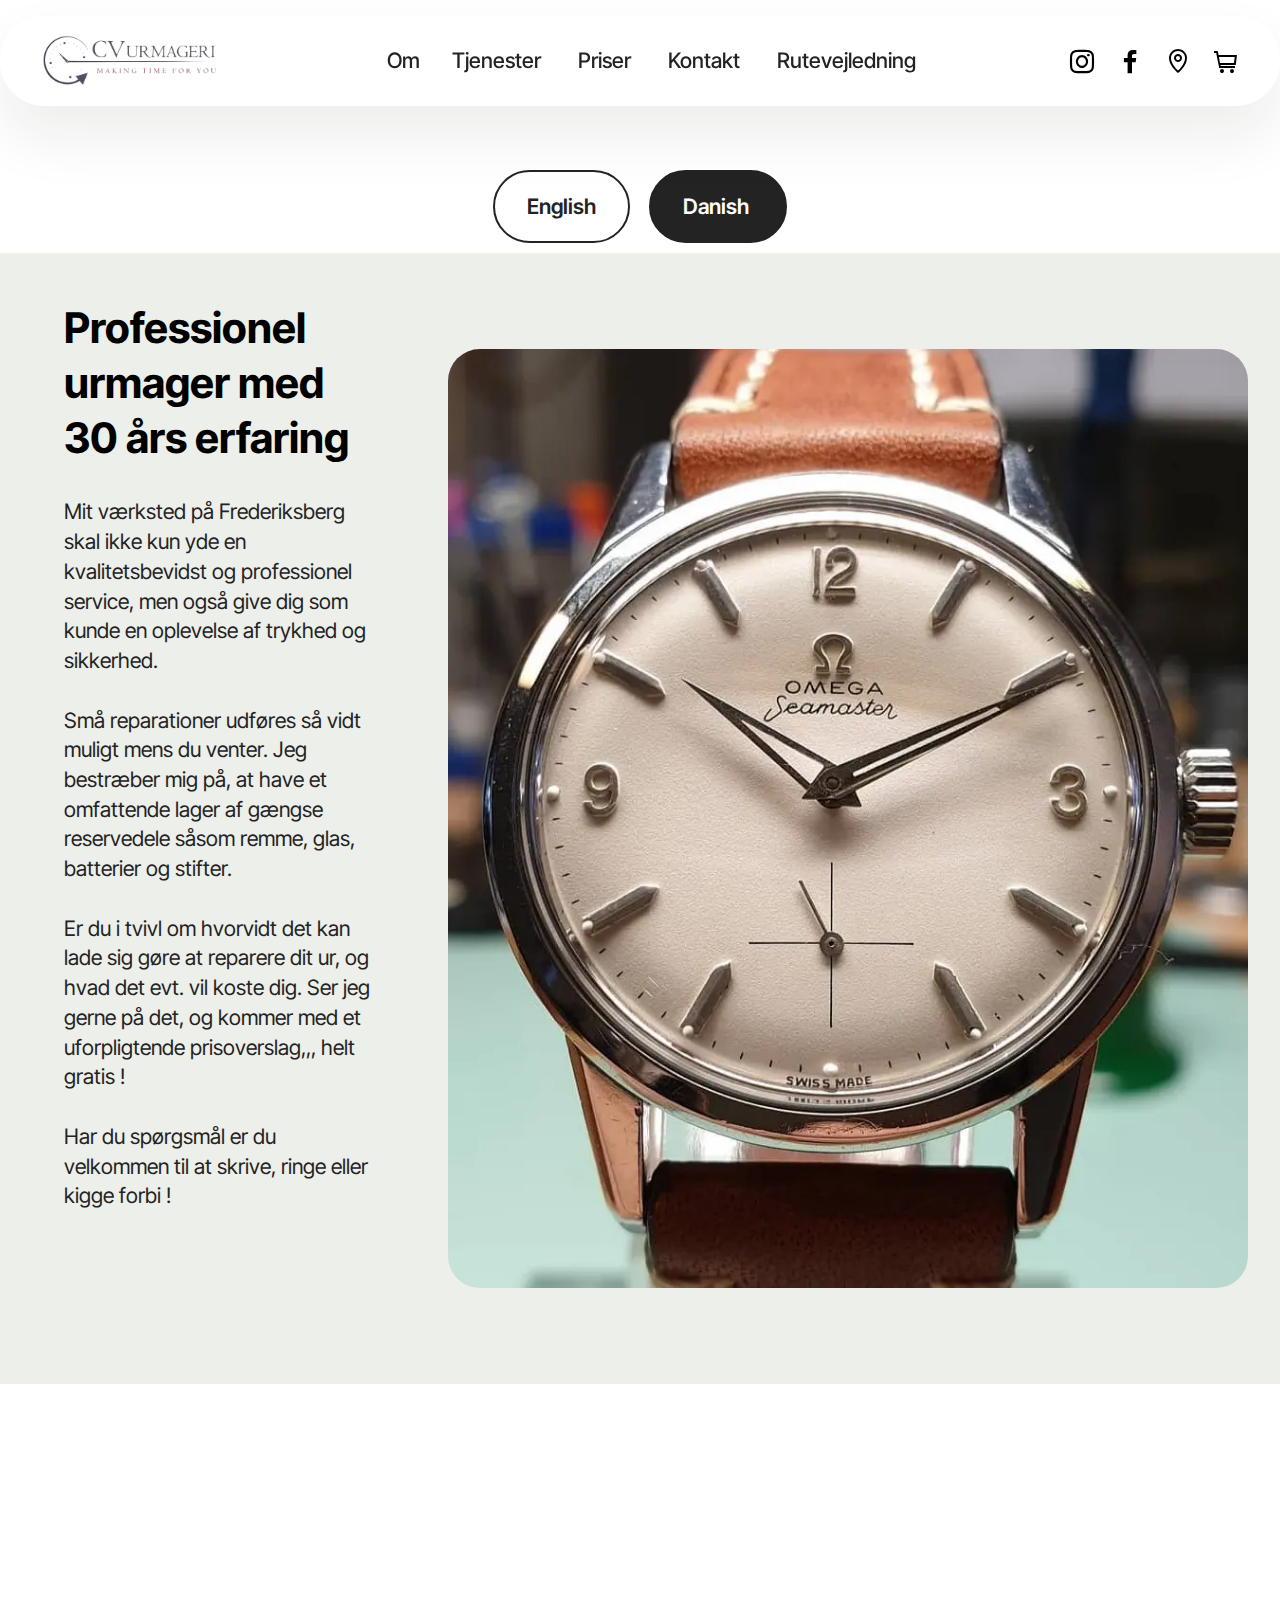
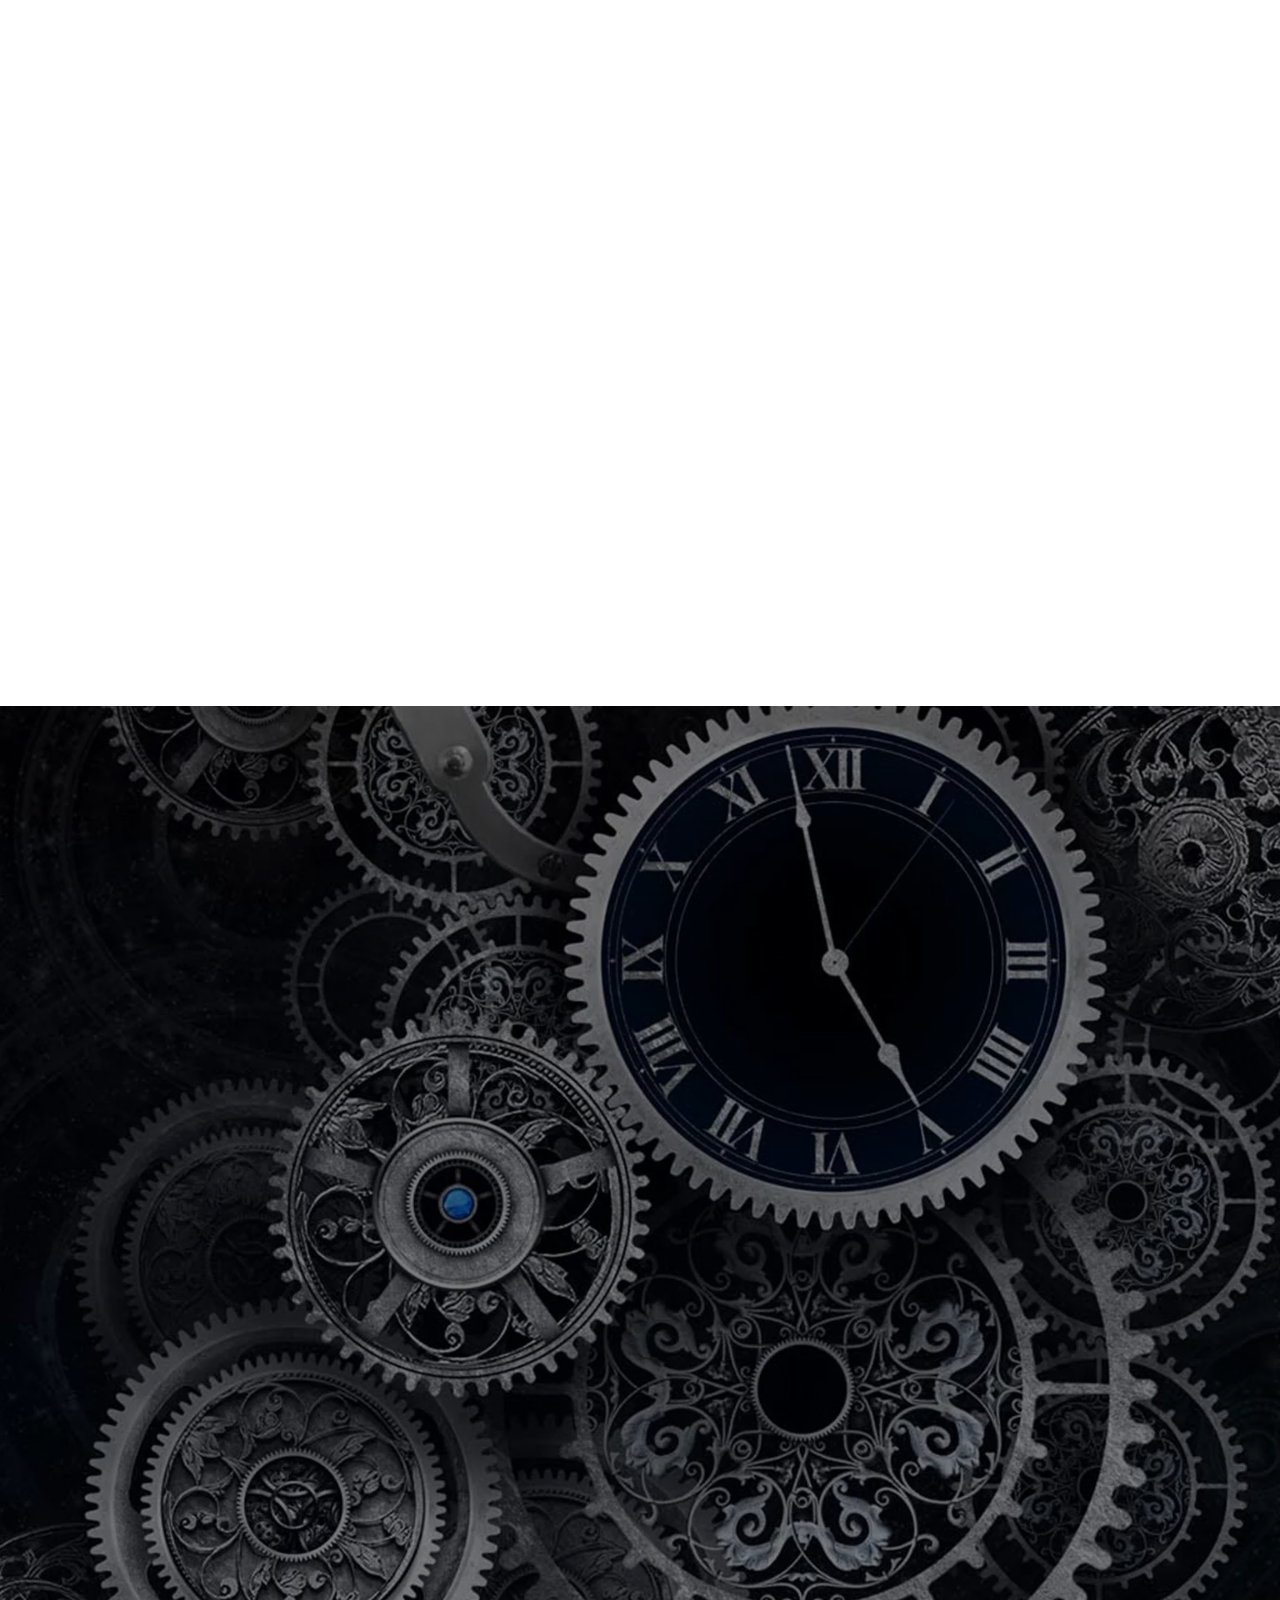
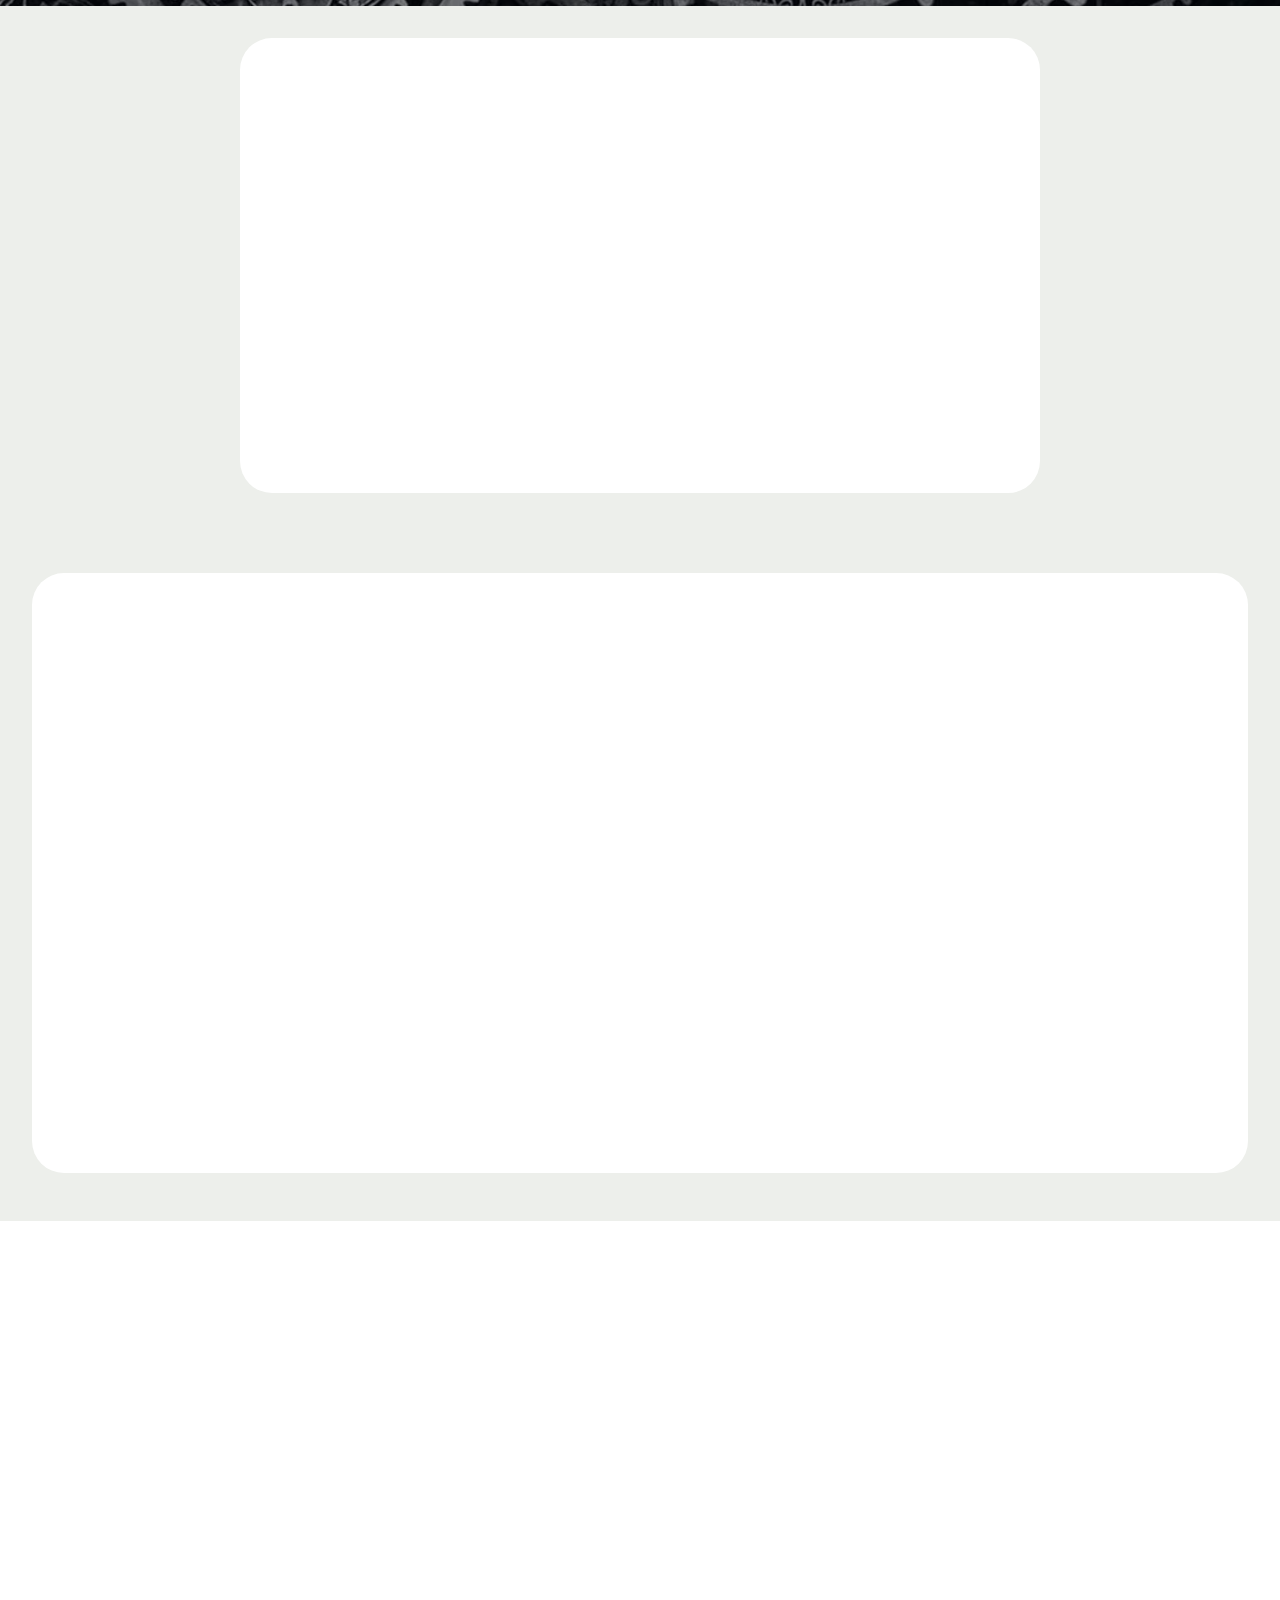
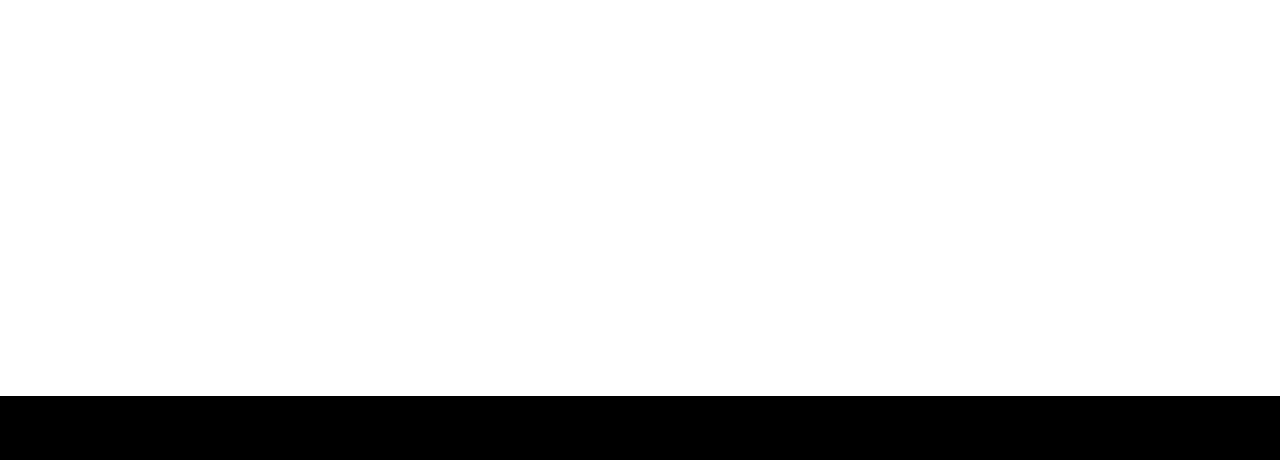
<file: index.html>
<!DOCTYPE html>
<html  >
<head>
  <meta charset="UTF-8">
  <meta http-equiv="X-UA-Compatible" content="IE=edge">
  <meta name="generator" content="">
  <meta name="twitter:card" content="summary_large_image"/>
  <meta name="twitter:image:src" content="assets/images/index-meta.png">
  <meta property="og:image" content="assets/images/index-meta.png">
  <meta name="twitter:title" content="Home">
  <meta name="viewport" content="width=device-width, initial-scale=1, minimum-scale=1">
  <link rel="shortcut icon" href="assets/images/cv-with-background-made-by-mms-128x91.png" type="image/x-icon">
  <meta name="description" content="">
  
  
  <title>Home</title>
  <link rel="stylesheet" href="assets/web/assets/mobirise-icons2/mobirise2.css">
  <link rel="stylesheet" href="assets/bootstrap/css/bootstrap.min.css">
  <link rel="stylesheet" href="assets/bootstrap/css/bootstrap-grid.min.css">
  <link rel="stylesheet" href="assets/bootstrap/css/bootstrap-reboot.min.css">
  <link rel="stylesheet" href="assets/parallax/jarallax.css">
  <link rel="stylesheet" href="assets/animatecss/animate.css">
  <link rel="stylesheet" href="assets/dropdown/css/style.css">
  <link rel="stylesheet" href="assets/socicon/css/styles.css">
  <link rel="stylesheet" href="assets/theme/css/style.css">
  <link rel="preload" href="https://fonts.googleapis.com/css2?family=Inter+Tight:wght@400;700&display=swap&display=swap" as="style" onload="this.onload=null;this.rel='stylesheet'">
  <noscript><link rel="stylesheet" href="https://fonts.googleapis.com/css2?family=Inter+Tight:wght@400;700&display=swap&display=swap"></noscript>
  <link rel="preload" as="style" href="assets/mms/css/mbr-additional.css?v=HAK6F1"><link rel="stylesheet" href="assets/mms/css/mbr-additional.css?v=HAK6F1" type="text/css">

  
  
  
</head>
<body>
  
  <section data-bs-version="5.1" class="menu menu2 cid-ugJopWZuIG" once="menu" id="menu02-39">
	

	<nav class="navbar navbar-dropdown navbar-fixed-top navbar-expand-lg">
		<div class="container">
			<div class="navbar-brand">
				<span class="navbar-logo">
					<a href="index.html">
						<img src="assets/images/cvurmageri-google-logo-removebg-preview-2.webp" alt="Made by MMS" style="height: 3.2rem;">
					</a>
				</span>
				
			</div>
			<button class="navbar-toggler" type="button" data-toggle="collapse" data-bs-toggle="collapse" data-target="#navbarSupportedContent" data-bs-target="#navbarSupportedContent" aria-controls="navbarNavAltMarkup" aria-expanded="false" aria-label="Toggle navigation">
				<div class="hamburger">
					<span></span>
					<span></span>
					<span></span>
					<span></span>
				</div>
			</button>
			<div class="collapse navbar-collapse" id="navbarSupportedContent">
				<ul class="navbar-nav nav-dropdown nav-right" data-app-modern-menu="true"><li class="nav-item">
						<a class="nav-link link text-black text-primary display-4" href="about.html">Om</a>
					</li>
					<li class="nav-item">
						<a class="nav-link link text-black text-primary display-4" href="index.html#header01-1" aria-expanded="false">Tjenester&nbsp;<br></a>
					</li>
					<li class="nav-item">
						<a class="nav-link link text-black text-primary display-4" href="price.html">Priser&nbsp;<br></a>
					</li><li class="nav-item"><a class="nav-link link text-black text-primary display-4" href="contact.html">Kontakt&nbsp;<br></a></li><li class="nav-item"><a class="nav-link link text-black text-primary display-4" href="index.html#map01-1b">Rutevejledning</a></li></ul>
				<div class="icons-menu">
					<a class="iconfont-wrapper" href="https://www.instagram.com/cvurmageri/">
						<span class="p-2 mbr-iconfont socicon-instagram socicon"></span>
					</a>
					<a class="iconfont-wrapper" href="https://www.facebook.com/cvurmageri">
						<span class="p-2 mbr-iconfont socicon-facebook socicon"></span>
					</a>
					<a class="iconfont-wrapper" href="https://www.google.com/maps/place/CVurmageri/@55.6708956,12.5318721,17z/data=!3m1!4b1!4m6!3m5!1s0x46525022aa63d3db:0xd87b68f9d09fec98!8m2!3d55.6708956!4d12.5318721!16s%2Fg%2F1pt_15wzk?entry=ttu" target="_blank">
						<span class="p-2 mbr-iconfont mobi-mbri-map-pin mobi-mbri"></span>
					</a>
					<a class="iconfont-wrapper" href="index.html#features024-1z">
						<span class="p-2 mbr-iconfont mobi-mbri-shopping-cart mobi-mbri"></span>
					</a>
				</div>
				
			</div>
		</div>
	</nav>
</section>

<section data-bs-version="5.1" class="article16 cid-ugHVa1DDrh" id="article16-1c">
    
    <div class="container">
        <div class="row justify-content-center">
            <div class="col-md-12 col-lg-4">
                <div class="mbr-section-btn align-center"><a class="btn btn-black-outline display-4" href="home en.html">English</a>
                    <a class="btn btn-black display-4" href="index.html">Danish&nbsp;<br></a></div>
            </div>
        </div>
    </div>
</section>

<section data-bs-version="5.1" class="header1 cid-ugHyw20EzT mbr-fullscreen" id="header01-1">
	

	
	

	<div class="container">
		<div class="row justify-content-center">
			<div class="col-12 col-md-12 col-lg-8 image-wrapper">
				<img class="w-100" src="assets/images/71312286-2560079437556594-6702162213320261632-n-3-1080x1350.webp" alt="">
			</div>
			<div class="col-12 col-lg col-md-12">
				<div class="text-wrapper align-left">
					<h1 class="mbr-section-title mbr-fonts-style mb-4 display-2"><strong>Professionel urmager med 30 års erfaring&nbsp;</strong></h1>
					<p class="mbr-text mbr-fonts-style mb-4 display-7">Mit værksted på Frederiksberg skal ikke kun yde en kvalitetsbevidst og professionel service, men også give dig som kunde en oplevelse af trykhed og sikkerhed.
<br>
<br>Små reparationer udføres så vidt muligt mens du venter. Jeg bestræber mig på, at have et omfattende lager af gængse reservedele såsom remme, glas, batterier og stifter.
<br><br>Er du i tvivl om hvorvidt det kan lade sig gøre at reparere dit ur, og hvad det evt. vil koste dig. Ser jeg gerne på det, og kommer med et uforpligtende prisoverslag,,, helt gratis !
<br>
<br>Har du spørgsmål er du velkommen til at skrive, ringe eller kigge forbi !</p>
					<div class="mbr-section-btn mt-3"><a class="btn btn-black display-7" href="contact.html">Contact</a></div>
				</div>
			</div>
		</div>
	</div>
</section>

<section data-bs-version="5.1" class="start article2 cid-ugIpgrUfX6" id="article02-25">
	

	
	

	<div class="container">
		<div class="row justify-content-center">
			<div class="col-12 col-md-12 col-lg-6 image-wrapper">
				<img class="w-100" src="assets/images/18237972-1954761488088395-9103714185459152018-o-1080x1080.webp" alt="">
			</div>
			<div class="col-12 col-md-12 col-lg">
				<div class="text-wrapper align-left">
					<h1 class="mbr-section-title mbr-fonts-style mb-4 display-5"><strong>Sommerferielukket</strong><div><strong></strong>1.juli til 2.august<br><div><strong>Din Urmager på Frederiksberg</strong></div></div></h1>
					<p class="mbr-text align-left mbr-fonts-style mb-4 display-7">Jeg tilbyder professionel ur reparation og servicering fra mit værksted på Vesterbrogade
<br>
<br>30 års erfaring
<br>
<br>Batteriskift mens du venter
<br>
<br>Afkortning og regulering af lænker mens du venter
<br>
<br>2 års garanti på alle reparationer
<br>
<br>Service og reparation af gamle og nye Omega, Rolex, Tissot, Certina, Panerai mfl.</p>
					<div class="mbr-section-btn align-left mt-3"><a class="btn btn-black display-7" href="contact.html">Contact</a></div>
				</div>
			</div>
		</div>
	</div>
</section>

<section data-bs-version="5.1" class="header16 cid-ugHTg0cxsn mbr-fullscreen mbr-parallax-background" id="header17-17">
  
  <div class="mbr-overlay" style="opacity: 0.5; background-color: rgb(0, 0, 0);"></div>
  <div class="container-fluid">
    <div class="row">
      <div class="content-wrap col-12 col-md-12">
        <h1 class="mbr-section-title mbr-fonts-style mbr-white mb-4 display-1"><strong>Kunsten at løse problemer</strong></h1>
        
        <p class="mbr-fonts-style mbr-text mbr-white mb-4 display-7">Urmagerfaget er ingeniørkunst i mindre skala, og arbejdet med præcision og fejlfinding faldt mig naturligt, da jeg for 30 år siden startede som elev hos Mosekjær Madsen i Herning.<br>Mit urmagerværksted adskiller sig fra konkurrenterne ved at tilbyde en personlig og individuel tilgang. Jeg er passioneret omkring mit håndværk og lægger vægt på at opretholde det højeste niveau af kvalitet og kundetilfredshed.&nbsp;</p>
        <div class="mbr-section-btn"><a class="btn btn-white-outline display-7" href="about.html">About</a></div>
      </div>
    </div>
  </div>
</section>

<section data-bs-version="5.1" class="people06 cid-ugIjiT4ziM" id="people06-1y">   
    

    
    
    <div class="container">
        <div class="row justify-content-center">
            <div class="card col-12 col-md-12 col-lg-8">
                <div class="card-wrapper">
                    <div class="card-box align-center">
                        <p class="card-text mbr-fonts-style display-5">“The problem is not the problem.<br>The problem is your attitude about the problem. Do you understand.”<br></p>
                        <div class="img-wrapper mt-4 justify-content-center">
                            <img src="assets/images/jack-sparrow-193x200.webp" alt="" data-slide-to="0" data-bs-slide-to="0">
                        </div>
                        <p class="card-title mbr-fonts-style mt-3 display-7"><strong>Captain Jack Sparrow</strong></p>
                    </div>
                </div>
            </div>
        </div>
    </div>
</section>

<section data-bs-version="5.1" class="features024 cid-ugIk6lPwHC" id="features024-1z">
  

  
  

  <div class="container">
    <div class="row justify-content-center align-items-center">
      <div class="col-12">
        <div class="card-wrapper">
          <div class="row">
            <div class="col-12 col-md-12 col-lg-6 image-wrapper">
              <img class="w-100" src="assets/images/86352560-2687907504773786-9027179532796297216-n-1080x1350.webp">
            </div>
            <div class="col-12 col-lg col-md-12">
              <div class="text-wrapper align-left">
                <h5 class="mbr-section-title mbr-fonts-style mb-4 display-2"><strong>Prisliste for ur reparationer</strong></h5>
                <p class="price mbr-fonts-style mb-4 display-7">Prisen på en reparation varierer meget, flere faktorer gør et udslag på prisen. Dele kan være slidt så meget, at de skal skiftes, eller der skal eventuelt laves ekstra finish.&nbsp;<br></p>
                
                <div class="mbr-section-btn mt-3"><a class="btn btn-lg btn-black display-7" href="price.html">Se mere</a></div>
              </div>
            </div>
          </div>
        </div>
      </div>
    </div>
  </div>
</section>

<section data-bs-version="5.1" class="map1 cid-ugHTIiCJ2P" id="map01-1b">
	
	
	
	<div class="container">
		<div class="row justify-content-center">
			<div class="col-12 content-head">
				<div class="mbr-section-head mb-5">
					<h3 class="mbr-section-title mbr-fonts-style align-center mb-0 display-2"><strong>Vores butik</strong></h3>
					
				</div>
			</div>
		</div>
		<div class="google-map"><iframe frameborder="0" style="border:0" src="https://www.google.com/maps/embed?pb=!1m18!1m12!1m3!1d2250.040343620388!2d12.529297175975845!3d55.67089859829779!2m3!1f0!2f0!3f0!3m2!1i1024!2i768!4f13.1!3m3!1m2!1s0x46525022aa63d3db%3A0xd87b68f9d09fec98!2sCVurmageri!5e0!3m2!1sen!2seg!4v1719313950143!5m2!1sen!2seg" allowfullscreen=""></iframe></div>
	</div>
</section>

<section data-bs-version="5.1" class="footer4 cid-ugHWoitpEZ" once="footers" id="footer04-1f">

    

    

    <div class="container">
        <div class="media-container-row align-center mbr-white">
            <div class="col-12">
                <p class="mbr-text mb-0 mbr-fonts-style display-7"></p>
            </div>
        </div>
    </div>  

  </section><script src="assets/bootstrap/js/bootstrap.bundle.min.js"></script>  <script src="assets/smoothscroll/smooth-scroll.js"></script>  <script src="assets/ytplayer/index.js"></script>  <script src="assets/dropdown/js/navbar-dropdown.js"></script>  <script src="assets/vimeoplayer/player.js"></script>  <script src="assets/masonry/masonry.pkgd.min.js"></script>  <script src="assets/imagesloaded/imagesloaded.pkgd.min.js"></script>  <script src="assets/theme/js/script.js"></script> 
  
  <input name="animation" type="hidden">
  </body>
</html>
</file>
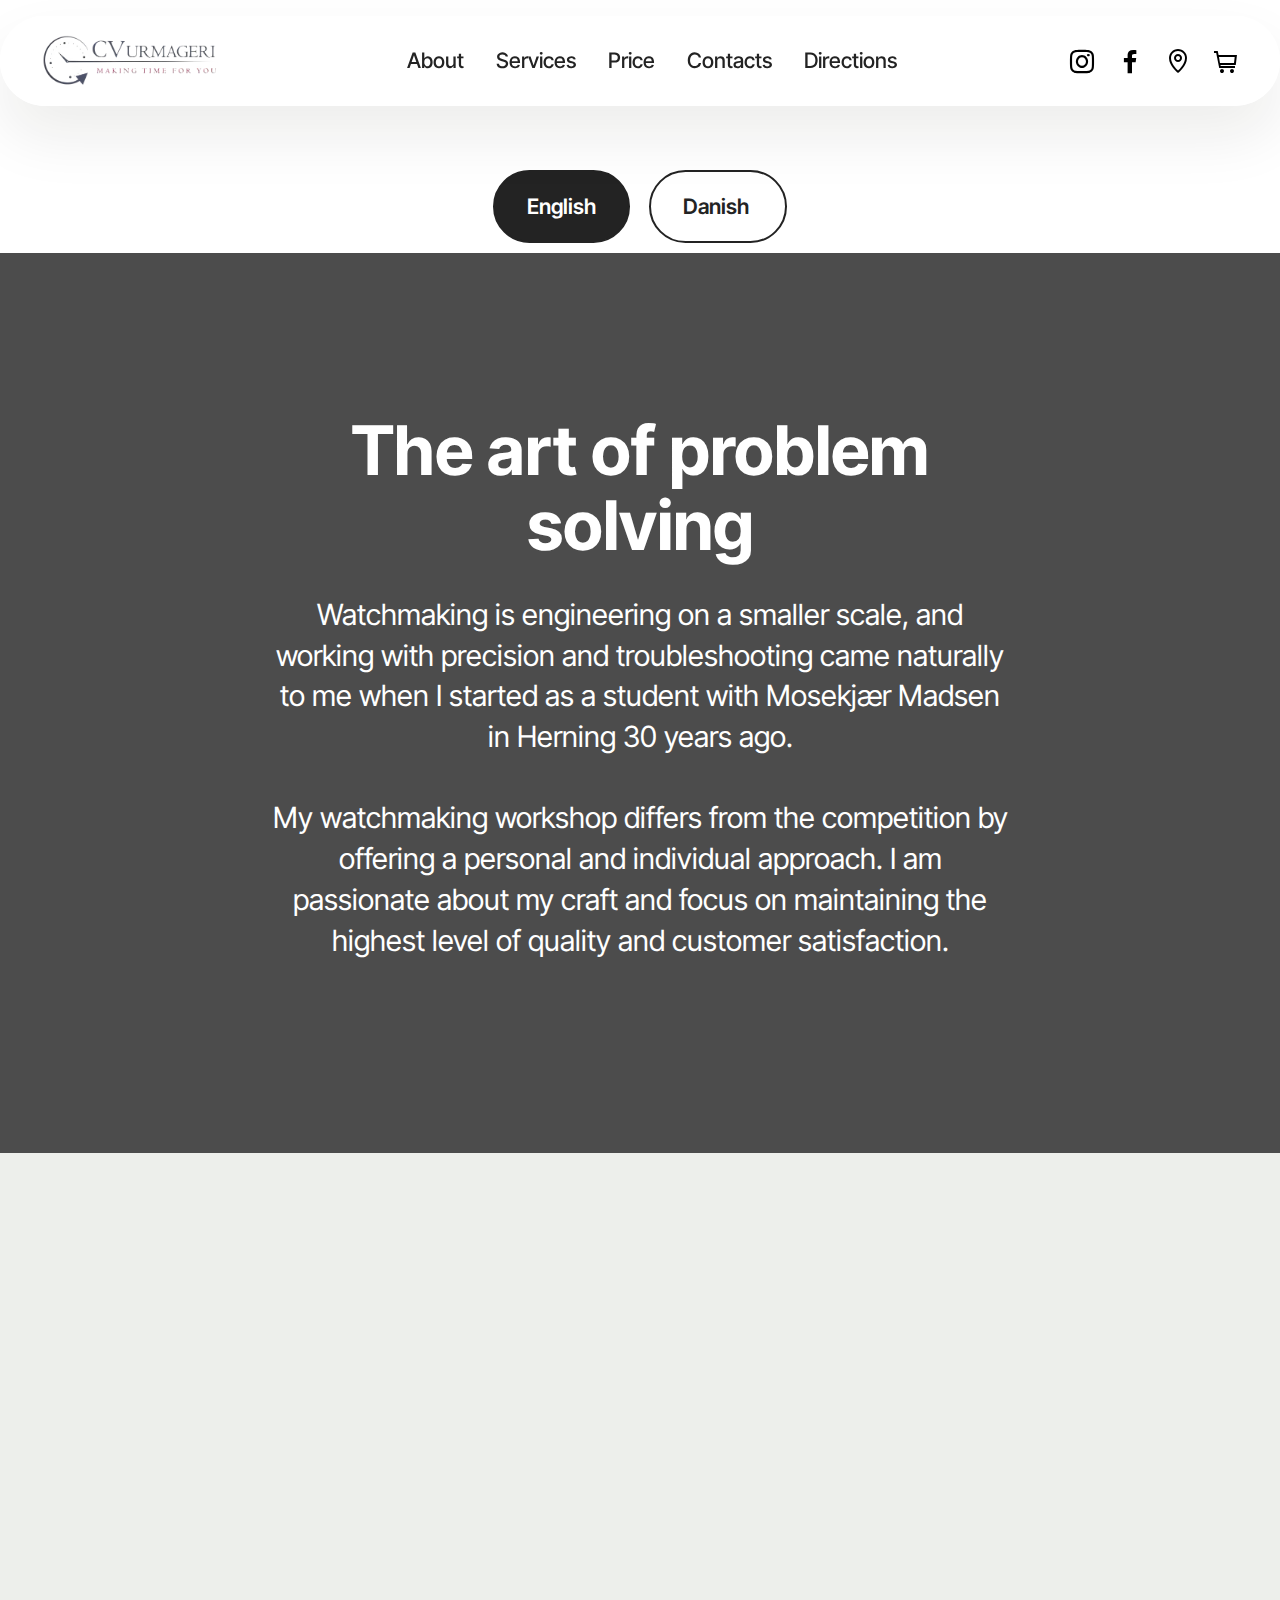
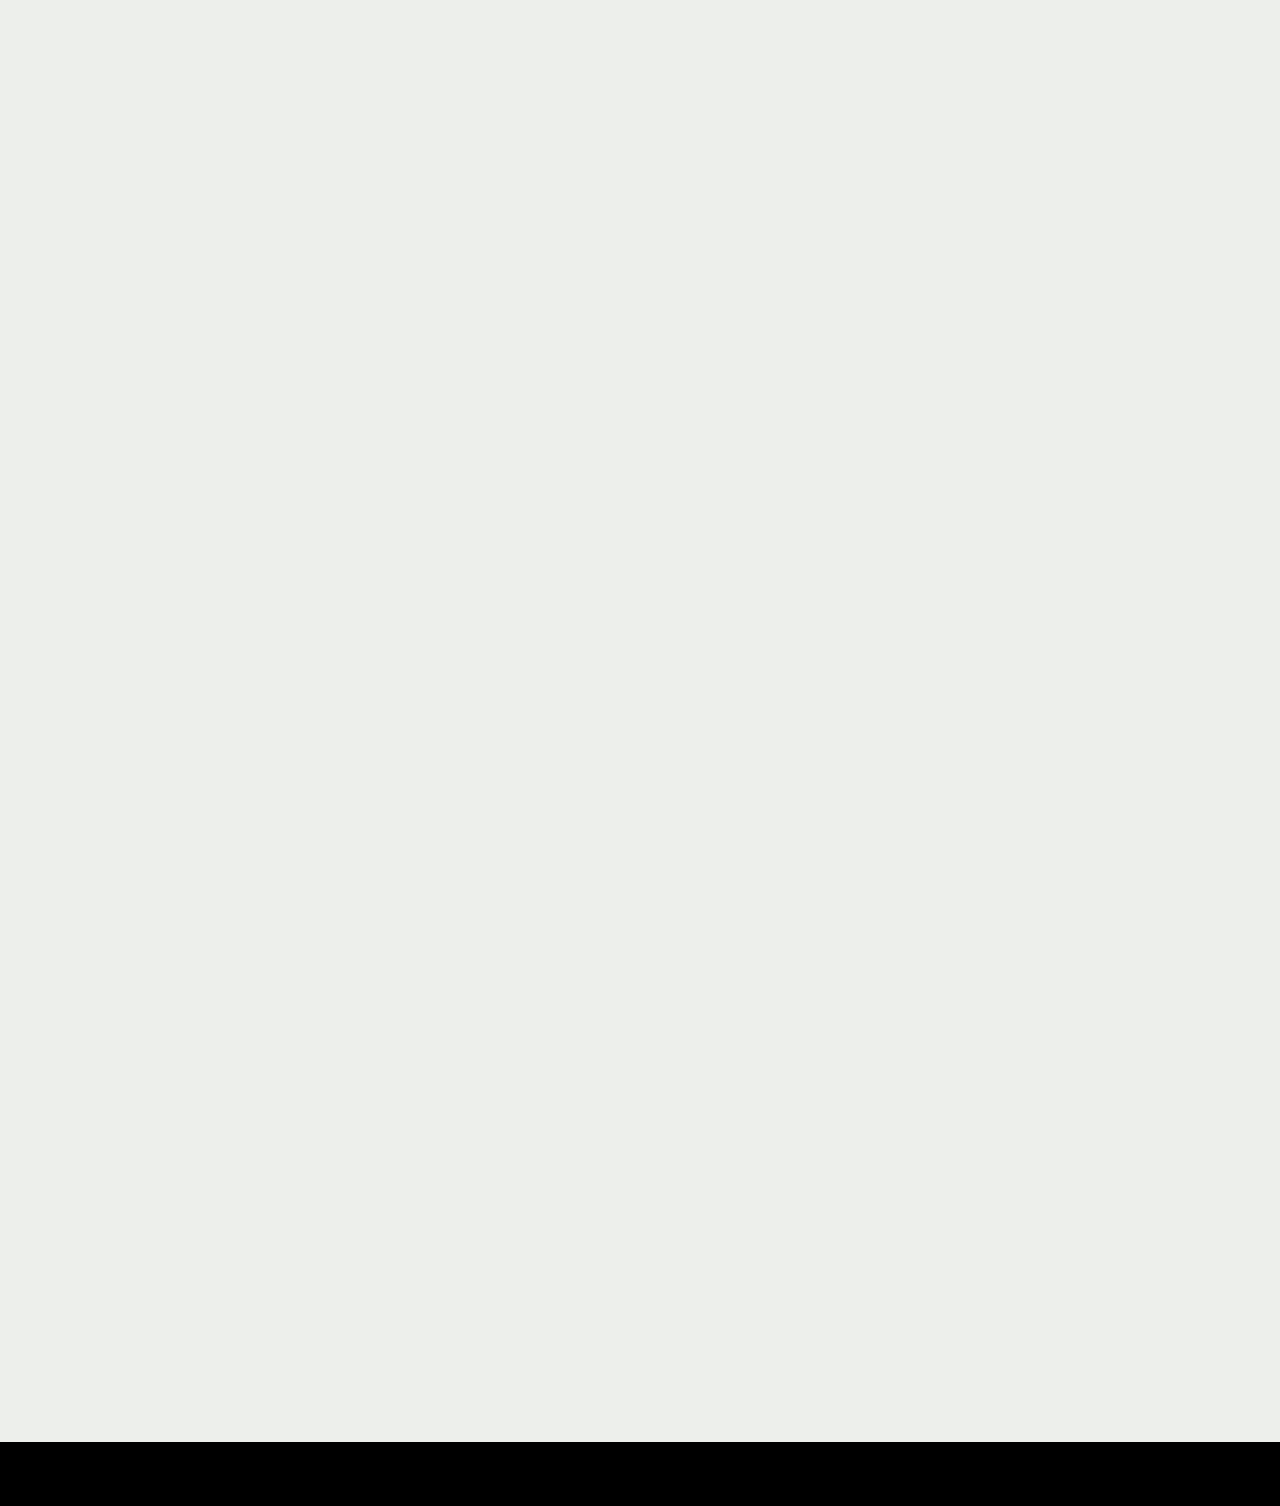
<file: about en.html>
<!DOCTYPE html>
<html  >
<head>
  <meta charset="UTF-8">
  <meta http-equiv="X-UA-Compatible" content="IE=edge">
  <meta name="generator" content="">
  <meta name="viewport" content="width=device-width, initial-scale=1, minimum-scale=1">
  <link rel="shortcut icon" href="assets/images/cv-with-background-made-by-mms-128x91.png" type="image/x-icon">
  <meta name="description" content="">
  
  
  <title>About En</title>
  <link rel="stylesheet" href="assets/web/assets/mobirise-icons2/mobirise2.css">
  <link rel="stylesheet" href="assets/bootstrap/css/bootstrap.min.css">
  <link rel="stylesheet" href="assets/bootstrap/css/bootstrap-grid.min.css">
  <link rel="stylesheet" href="assets/bootstrap/css/bootstrap-reboot.min.css">
  <link rel="stylesheet" href="assets/animatecss/animate.css">
  <link rel="stylesheet" href="assets/dropdown/css/style.css">
  <link rel="stylesheet" href="assets/socicon/css/styles.css">
  <link rel="stylesheet" href="assets/theme/css/style.css">
  <link rel="preload" href="https://fonts.googleapis.com/css2?family=Inter+Tight:wght@400;700&display=swap&display=swap" as="style" onload="this.onload=null;this.rel='stylesheet'">
  <noscript><link rel="stylesheet" href="https://fonts.googleapis.com/css2?family=Inter+Tight:wght@400;700&display=swap&display=swap"></noscript>
  <link rel="preload" as="style" href="assets/mms/css/mbr-additional.css?v=EIf4op"><link rel="stylesheet" href="assets/mms/css/mbr-additional.css?v=EIf4op" type="text/css">

  
  
  
</head>
<body>
  
  <section data-bs-version="5.1" class="menu menu2 cid-ugHJhUMJKl" once="menu" id="menu02-f">
	

	<nav class="navbar navbar-dropdown navbar-fixed-top navbar-expand-lg">
		<div class="container">
			<div class="navbar-brand">
				<span class="navbar-logo">
					<a href="home en.html">
						<img src="assets/images/cvurmageri-google-logo-removebg-preview-2.webp" alt="Made by MMS" style="height: 3.2rem;">
					</a>
				</span>
				
			</div>
			<button class="navbar-toggler" type="button" data-toggle="collapse" data-bs-toggle="collapse" data-target="#navbarSupportedContent" data-bs-target="#navbarSupportedContent" aria-controls="navbarNavAltMarkup" aria-expanded="false" aria-label="Toggle navigation">
				<div class="hamburger">
					<span></span>
					<span></span>
					<span></span>
					<span></span>
				</div>
			</button>
			<div class="collapse navbar-collapse" id="navbarSupportedContent">
				<ul class="navbar-nav nav-dropdown nav-right" data-app-modern-menu="true"><li class="nav-item">
						<a class="nav-link link text-black text-primary display-4" href="about en.html">About</a>
					</li>
					<li class="nav-item">
						<a class="nav-link link text-black text-primary display-4" href="home en.html#header01-20" aria-expanded="false">Services</a>
					</li>
					<li class="nav-item">
						<a class="nav-link link text-black text-primary display-4" href="price en.html">Price</a>
					</li><li class="nav-item"><a class="nav-link link text-black text-primary display-4" href="contact en.html">Contacts</a></li><li class="nav-item"><a class="nav-link link text-black text-primary display-4" href="home en.html#map01-1d">Directions</a></li></ul>
				<div class="icons-menu">
					<a class="iconfont-wrapper" href="https://www.instagram.com/cvurmageri/">
						<span class="p-2 mbr-iconfont socicon-instagram socicon"></span>
					</a>
					<a class="iconfont-wrapper" href="https://www.facebook.com/cvurmageri">
						<span class="p-2 mbr-iconfont socicon-facebook socicon"></span>
					</a>
					<a class="iconfont-wrapper" href="https://www.google.com/maps/place/CVurmageri/@55.6708956,12.5318721,17z/data=!3m1!4b1!4m6!3m5!1s0x46525022aa63d3db:0xd87b68f9d09fec98!8m2!3d55.6708956!4d12.5318721!16s%2Fg%2F1pt_15wzk?entry=ttu" target="_blank">
						<span class="p-2 mbr-iconfont mobi-mbri-map-pin mobi-mbri"></span>
					</a>
					<a class="iconfont-wrapper" href="home en.html#features024-23">
						<span class="p-2 mbr-iconfont mobi-mbri-shopping-cart mobi-mbri"></span>
					</a>
				</div>
				
			</div>
		</div>
	</nav>
</section>

<section data-bs-version="5.1" class="article16 cid-ugIclGs8nH" id="article16-1u">
    
    <div class="container">
        <div class="row justify-content-center">
            <div class="col-md-12 col-lg-4">
                <div class="mbr-section-btn align-center"><a class="btn btn-black display-4" href="">English</a>
                    <a class="btn btn-black-outline display-4" href="about.html">Danish&nbsp;<br></a></div>
            </div>
        </div>
    </div>
</section>

<section data-bs-version="5.1" class="header09 startm5 cid-ugIcmgfgHO mbr-fullscreen" data-bg-video="https://www.youtube.com/watch?v=-LIltfIyztU" id="header09-1v">	
    
	<div class="mbr-overlay" style="opacity: 0.7; background-color: rgb(0, 0, 0);"></div>
	<div class="mbr-fallback-image disabled"></div>
	<div class="container-fluid">
		<div class="row">
			<div class="content-wrap col-12 col-md-8">
				<h1 class="mbr-section-title mbr-fonts-style mbr-white mb-4 display-1"><strong>The art of problem solving</strong></h1>
				
				<p class="mbr-fonts-style mbr-text mbr-white mb-4 display-5">Watchmaking is engineering on a smaller scale, and working with precision and troubleshooting came naturally to me when I started as a student with Mosekjær Madsen in Herning 30 years ago.
<br>
<br>My watchmaking workshop differs from the competition by offering a personal and individual approach. I am passionate about my craft and focus on maintaining the highest level of quality and customer satisfaction.</p>
				
			</div>
		</div>
	</div>
</section>

<section data-bs-version="5.1" class="people04 cid-ugIcmSXEuL" id="people04-1w">
	
	
	<div class="container-fluid">
		<div class="row mb-5 justify-content-center">
			<div class="col-12 mb-0 content-head">
				<h3 class="mbr-section-title mbr-fonts-style align-center mb-0 display-2"><strong>our customers rating</strong></h3>
				
			</div>
		</div>
		<div class="row mbr-masonry" data-masonry="{&quot;percentPosition&quot;: true }">
			<div class="item features-without-image col-12 col-md-6 col-lg-4 active">
				<div class="item-wrapper">
					<div class="card-box align-left">
						<p class="card-text mbr-fonts-style display-7">Great service, and prices.. a professional watch repairer who is polite and helpful, friendly and flexible in regards to price comparison to your watch. I actually bought a vintage Yema which I used on my holiday to Italy.
<br>I was very impressed when this lovely vintage watch was within + 4 seconds a day , pretty accurate and I knew by its time keeping it had been professionally serviced by a man who is knows his horology ..
<br><br>Cheers claus</p>
						<div class="img-wrapper mt-4 mb-2">
							<img src="assets/images/unnamed-60x60.webp" alt="" data-slide-to="0" data-bs-slide-to="0">
						</div>
						<h5 class="card-title mbr-fonts-style display-7"><strong>Brett Bambou Turton</strong></h5>
					</div>
				</div>
			</div>
			<div class="item features-without-image col-12 col-md-6 col-lg-4">
				<div class="item-wrapper">
					<div class="card-box align-left">
						<p class="card-text mbr-fonts-style display-7">Had to get a new strap put on my watch, wasn't sure at all how much it would cost or what work it would take. The owner here was very friendly and patient showing me his selection and answering my questions, and when I chose one he put it on for me there and then, no waiting around. Quick and accommodating service, and my speaking English was no obstacle. I'll definitely be back next time I need a watch repaired!
<br>
<br>Plus: the 7A bus stop is right outside, so the shop is very conveniently located.</p>
						<div class="img-wrapper mt-4 mb-2">
							<img src="assets/images/unnamed-1-36x36.webp" data-slide-to="1" data-bs-slide-to="1" alt="">
						</div>
						<h5 class="card-title mbr-fonts-style display-7">
							<strong>Owen H</strong></h5>
					</div>
				</div>
			</div>
			<div class="item features-without-image col-12 col-md-6 col-lg-4">
				<div class="item-wrapper">
					<div class="card-box align-left">
						<p class="card-text mbr-fonts-style display-7">Trust the five star reviews: Top watch repairer! Welcoming, responsive, professional, experienced, in due time, precise cost estimations.
<br>Very cozy and presentable workshop conveniently located in central Frederiksberg. Traveling by car is not an issue due to several parking facilities in the nearby areas.
<br>It is my pleasure to offer Claus and cvurmageri.dk my highest recommendation 👍</p>
						<div class="img-wrapper mt-4 mb-2">
							<img src="assets/images/unnamed-2-36x36.webp" data-slide-to="2" data-bs-slide-to="2" alt="">
						</div>
						<h5 class="card-title mbr-fonts-style display-7"><strong>THUE ØSTERGAARD
</strong><div><strong><br></strong></div></h5>
					</div>
				</div>
			</div>
			<div class="item features-without-image col-12 col-md-6 col-lg-4">
				<div class="item-wrapper">
					<div class="card-box align-left">
						<p class="card-text mbr-fonts-style display-7">This the Best Store that make the best watches</p>
						<div class="img-wrapper mt-4 mb-2">
							<img src="assets/images/mms-160x158.webp" data-slide-to="3" data-bs-slide-to="3" alt="">
						</div>
						<h5 class="card-title mbr-fonts-style display-7">
							<strong>MMS</strong></h5>
					</div>
				</div>
			</div>
			<div class="item features-without-image col-12 col-md-6 col-lg-4">
				<div class="item-wrapper">
					<div class="card-box align-left">
						<p class="card-text mbr-fonts-style display-7">Har fuldt Claus på Instagram i et par år og var virkelg imponeret over alle de forskellige ure, som han er i stand til at reparere, Nogle af dem næsten umulige at få i live igen. Så jeg besluttende mig for, at Claus skulle lave et omfattende service på mit 35 år gamle Tudor, som trængte til en rigtig kærlig hånd. Claus var meget behagelig, kompetent og guidede mig i forhold til hvad som skulle laves. Han sendte mig også billeder af det adskilte ur samt de reservedele som skulle skiftes. Nu nyder jeg mit "nye" gamle ur og er yderst tilfreds med hele forløbet. De varmeste anbefalinger herfra.</p>
						<div class="img-wrapper mt-4 mb-2">
							<img src="assets/images/unnamed-4-60x60.webp" data-slide-to="4" data-bs-slide-to="4" alt="">
						</div>
						<h5 class="card-title mbr-fonts-style display-7"><strong>Bo Brønager</strong></h5>
					</div>
				</div>
			</div>
			<div class="item features-without-image col-12 col-md-6 col-lg-4">
				<div class="item-wrapper">
					<div class="card-box align-left">
						<p class="card-text mbr-fonts-style display-7">
							Excellent customer service, quick and very reasonable prices. Would definitely return!
						</p>
						<div class="img-wrapper mt-4 mb-2">
							<img src="assets/images/unnamed-3-60x60.webp" data-slide-to="5" data-bs-slide-to="5" alt="">
						</div>
						<h5 class="card-title mbr-fonts-style display-7"><strong>Ivanna Jurkiv</strong></h5>
					</div>
				</div>
			</div>
		</div>
	</div>
</section>

<section data-bs-version="5.1" class="footer4 cid-ugIcE8r1wH" once="footers" id="footer04-1x">

    

    

    <div class="container">
        <div class="media-container-row align-center mbr-white">
            <div class="col-12">
                <p class="mbr-text mb-0 mbr-fonts-style display-7"></p>
            </div>
        </div>
    </div>
</section><script src="assets/bootstrap/js/bootstrap.bundle.min.js"></script>  <script src="assets/smoothscroll/smooth-scroll.js"></script>  <script src="assets/ytplayer/index.js"></script>  <script src="assets/dropdown/js/navbar-dropdown.js"></script>  <script src="assets/vimeoplayer/player.js"></script>  <script src="assets/masonry/masonry.pkgd.min.js"></script>  <script src="assets/imagesloaded/imagesloaded.pkgd.min.js"></script>  <script src="assets/theme/js/script.js"></script>  
  
  
  <input name="animation" type="hidden">
  </body>
</html>
</file>
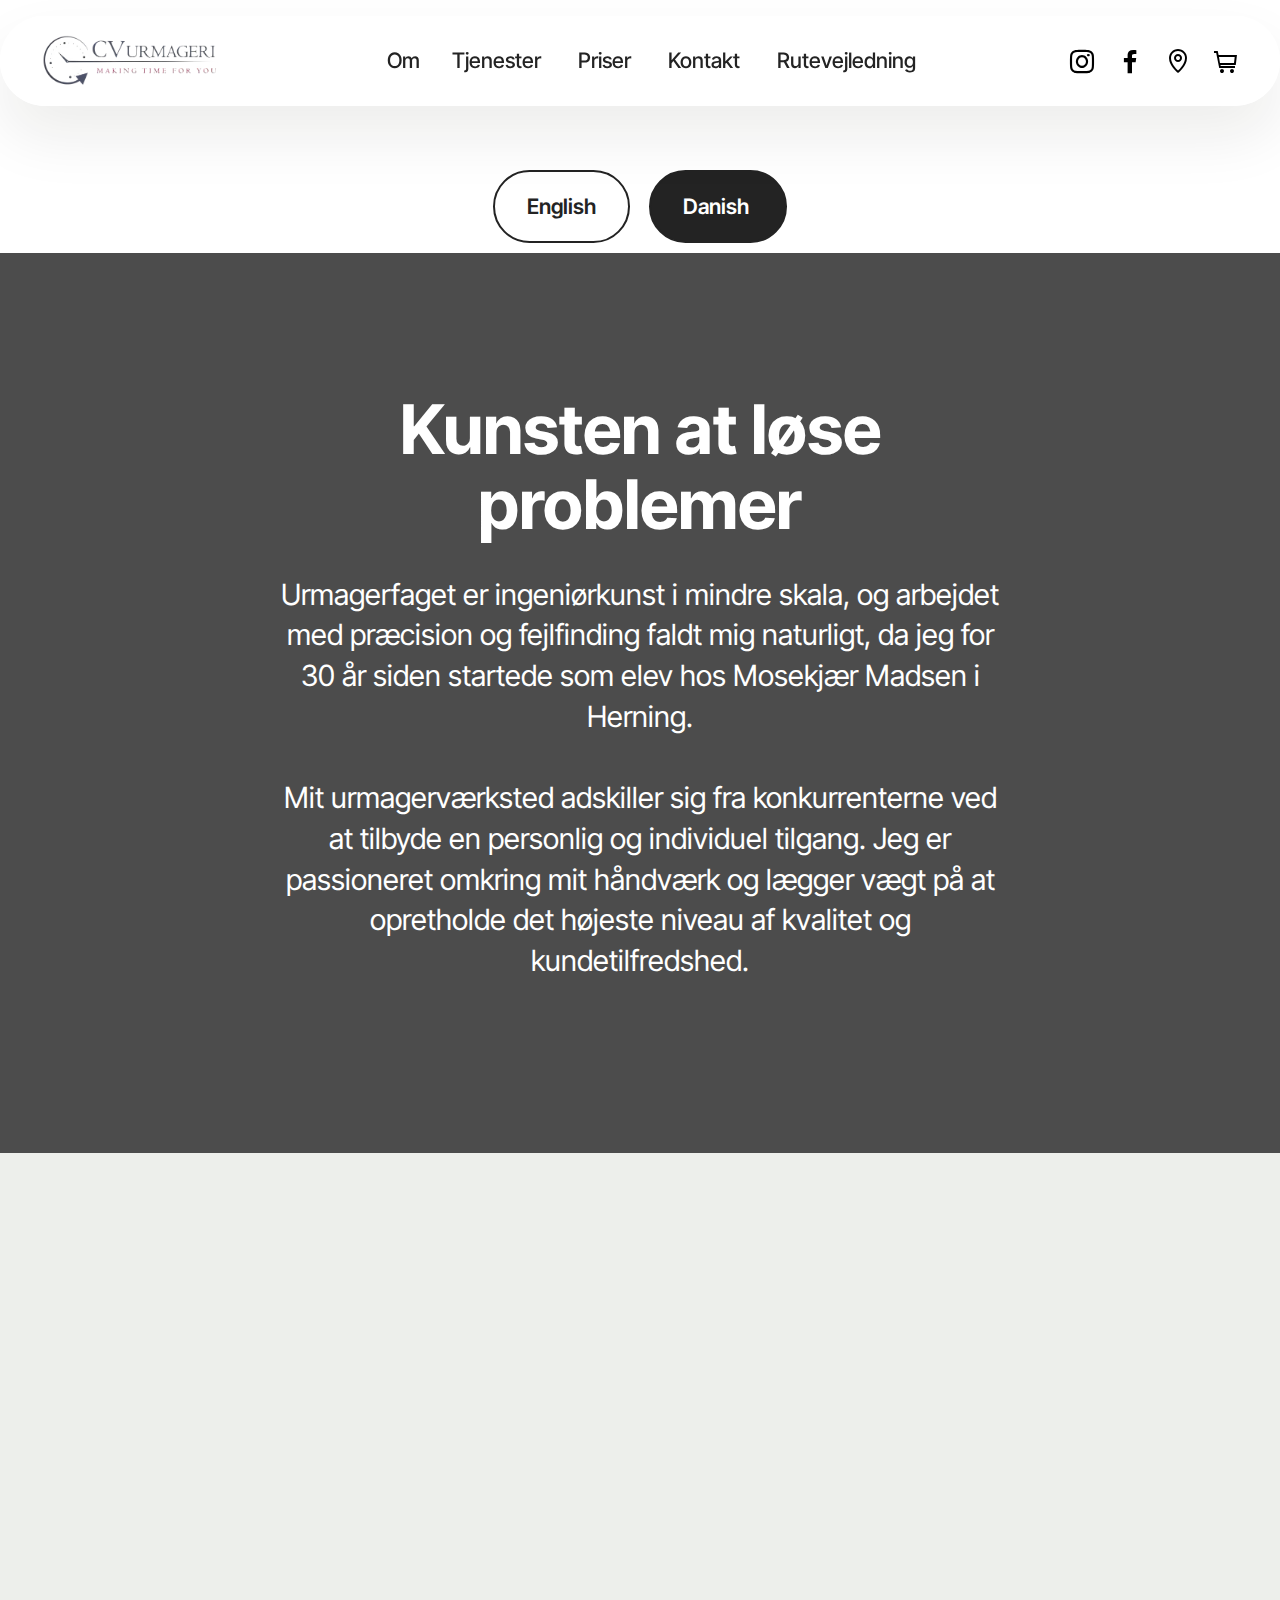
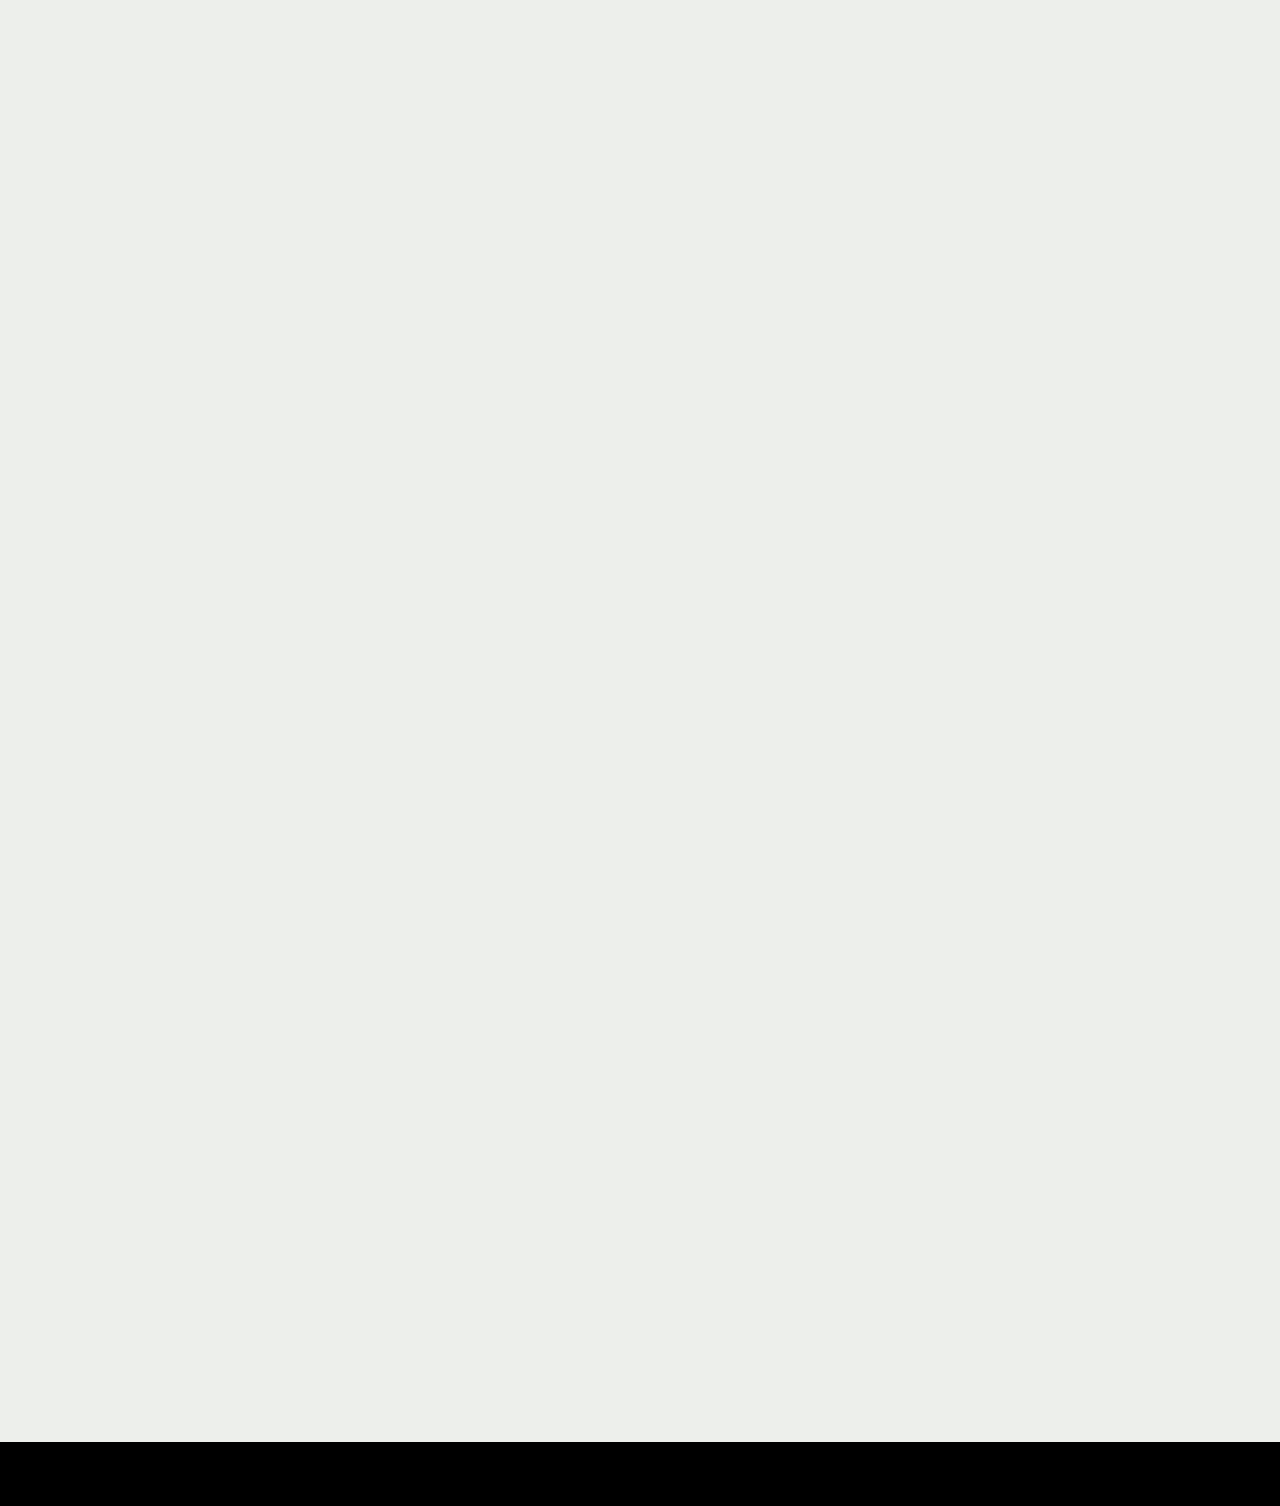
<file: about.html>
<!DOCTYPE html>
<html  >
<head>
  <meta charset="UTF-8">
  <meta http-equiv="X-UA-Compatible" content="IE=edge">
  <meta name="" content="">
  <meta name="viewport" content="width=device-width, initial-scale=1, minimum-scale=1">
  <link rel="shortcut icon" href="assets/images/cv-with-background-made-by-mms-128x91.png" type="image/x-icon">
  <meta name="description" content="">
  
  
  <title>About</title>
  <link rel="stylesheet" href="assets/web/assets/mobirise-icons2/mobirise2.css">
  <link rel="stylesheet" href="assets/bootstrap/css/bootstrap.min.css">
  <link rel="stylesheet" href="assets/bootstrap/css/bootstrap-grid.min.css">
  <link rel="stylesheet" href="assets/bootstrap/css/bootstrap-reboot.min.css">
  <link rel="stylesheet" href="assets/animatecss/animate.css">
  <link rel="stylesheet" href="assets/dropdown/css/style.css">
  <link rel="stylesheet" href="assets/socicon/css/styles.css">
  <link rel="stylesheet" href="assets/theme/css/style.css">
  <link rel="preload" href="https://fonts.googleapis.com/css2?family=Inter+Tight:wght@400;700&display=swap&display=swap" as="style" onload="this.onload=null;this.rel='stylesheet'">
  <noscript><link rel="stylesheet" href="https://fonts.googleapis.com/css2?family=Inter+Tight:wght@400;700&display=swap&display=swap"></noscript>
  <link rel="preload" as="style" href="assets/mms/css/mbr-additional.css?v=VqaxeX"><link rel="stylesheet" href="assets/mms/css/mbr-additional.css?v=VqaxeX" type="text/css">

  
  
  
</head>
<body>
  
  <section data-bs-version="5.1" class="menu menu2 cid-ugJoF5H2QG" once="menu" id="menu02-3b">
	

	<nav class="navbar navbar-dropdown navbar-fixed-top navbar-expand-lg">
		<div class="container">
			<div class="navbar-brand">
				<span class="navbar-logo">
					<a href="index.html">
						<img src="assets/images/cvurmageri-google-logo-removebg-preview-2.webp" alt="Made by MMS" style="height: 3.2rem;">
					</a>
				</span>
				
			</div>
			<button class="navbar-toggler" type="button" data-toggle="collapse" data-bs-toggle="collapse" data-target="#navbarSupportedContent" data-bs-target="#navbarSupportedContent" aria-controls="navbarNavAltMarkup" aria-expanded="false" aria-label="Toggle navigation">
				<div class="hamburger">
					<span></span>
					<span></span>
					<span></span>
					<span></span>
				</div>
			</button>
			<div class="collapse navbar-collapse" id="navbarSupportedContent">
				<ul class="navbar-nav nav-dropdown nav-right" data-app-modern-menu="true"><li class="nav-item">
						<a class="nav-link link text-black text-primary display-4" href="about.html">Om</a>
					</li>
					<li class="nav-item">
						<a class="nav-link link text-black text-primary display-4" href="index.html#header01-1" aria-expanded="false">Tjenester&nbsp;<br></a>
					</li>
					<li class="nav-item">
						<a class="nav-link link text-black text-primary display-4" href="price.html">Priser&nbsp;<br></a>
					</li><li class="nav-item"><a class="nav-link link text-black text-primary display-4" href="contact.html">Kontakt&nbsp;<br></a></li><li class="nav-item"><a class="nav-link link text-black text-primary display-4" href="index.html#map01-1b">Rutevejledning</a></li></ul>
				<div class="icons-menu">
					<a class="iconfont-wrapper" href="https://www.instagram.com/cvurmageri/">
						<span class="p-2 mbr-iconfont socicon-instagram socicon"></span>
					</a>
					<a class="iconfont-wrapper" href="https://www.facebook.com/cvurmageri">
						<span class="p-2 mbr-iconfont socicon-facebook socicon"></span>
					</a>
					<a class="iconfont-wrapper" href="https://www.google.com/maps/place/CVurmageri/@55.6708956,12.5318721,17z/data=!3m1!4b1!4m6!3m5!1s0x46525022aa63d3db:0xd87b68f9d09fec98!8m2!3d55.6708956!4d12.5318721!16s%2Fg%2F1pt_15wzk?entry=ttu" target="_blank">
						<span class="p-2 mbr-iconfont mobi-mbri-map-pin mobi-mbri"></span>
					</a>
					<a class="iconfont-wrapper" href="index.html#features024-1z">
						<span class="p-2 mbr-iconfont mobi-mbri-shopping-cart mobi-mbri"></span>
					</a>
				</div>
				
			</div>
		</div>
	</nav>
</section>

<section data-bs-version="5.1" class="article16 cid-ugHYWGPvDF" id="article16-1p">
    
    <div class="container">
        <div class="row justify-content-center">
            <div class="col-md-12 col-lg-4">
                <div class="mbr-section-btn align-center"><a class="btn btn-black-outline display-4" href="about en.html">English</a>
                    <a class="btn btn-black display-4" href="about.html">Danish&nbsp;<br></a></div>
            </div>
        </div>
    </div>
</section>

<section data-bs-version="5.1" class="header09 startm5 cid-ugHYUyqFP2 mbr-fullscreen" data-bg-video="https://www.youtube.com/watch?v=-LIltfIyztU" id="header09-1o">	
    
	<div class="mbr-overlay" style="opacity: 0.7; background-color: rgb(0, 0, 0);"></div>
	<div class="mbr-fallback-image disabled"></div>
	<div class="container-fluid">
		<div class="row">
			<div class="content-wrap col-12 col-md-8">
				<h1 class="mbr-section-title mbr-fonts-style mbr-white mb-4 display-1"><strong>Kunsten at løse problemer</strong></h1>
				
				<p class="mbr-fonts-style mbr-text mbr-white mb-4 display-5">Urmagerfaget er ingeniørkunst i mindre skala, og arbejdet med præcision og fejlfinding faldt mig naturligt, da jeg for 30 år siden startede som elev hos Mosekjær Madsen i Herning.
<br>
<br>Mit urmagerværksted adskiller sig fra konkurrenterne ved at tilbyde en personlig og individuel tilgang. Jeg er passioneret omkring mit håndværk og lægger vægt på at opretholde det højeste niveau af kvalitet og kundetilfredshed.</p>
				
			</div>
		</div>
	</div>
</section>

<section data-bs-version="5.1" class="people04 cid-ugI2Xadyyv" id="people04-1s">
	
	
	<div class="container-fluid">
		<div class="row mb-5 justify-content-center">
			<div class="col-12 mb-0 content-head">
				<h3 class="mbr-section-title mbr-fonts-style align-center mb-0 display-2"><strong>vores kunders vurdering</strong></h3>
				
			</div>
		</div>
		<div class="row mbr-masonry" data-masonry="{&quot;percentPosition&quot;: true }">
			<div class="item features-without-image col-12 col-md-6 col-lg-4 active">
				<div class="item-wrapper">
					<div class="card-box align-left">
						<p class="card-text mbr-fonts-style display-7">Great service, and prices.. a professional watch repairer who is polite and helpful, friendly and flexible in regards to price comparison to your watch. I actually bought a vintage Yema which I used on my holiday to Italy.
<br>I was very impressed when this lovely vintage watch was within + 4 seconds a day , pretty accurate and I knew by its time keeping it had been professionally serviced by a man who is knows his horology ..
<br><br>Cheers claus</p>
						<div class="img-wrapper mt-4 mb-2">
							<img src="assets/images/unnamed-60x60.webp" alt="" data-slide-to="0" data-bs-slide-to="0">
						</div>
						<h5 class="card-title mbr-fonts-style display-7"><strong>Brett Bambou Turton</strong></h5>
					</div>
				</div>
			</div>
			<div class="item features-without-image col-12 col-md-6 col-lg-4">
				<div class="item-wrapper">
					<div class="card-box align-left">
						<p class="card-text mbr-fonts-style display-7">Had to get a new strap put on my watch, wasn't sure at all how much it would cost or what work it would take. The owner here was very friendly and patient showing me his selection and answering my questions, and when I chose one he put it on for me there and then, no waiting around. Quick and accommodating service, and my speaking English was no obstacle. I'll definitely be back next time I need a watch repaired!
<br>
<br>Plus: the 7A bus stop is right outside, so the shop is very conveniently located.</p>
						<div class="img-wrapper mt-4 mb-2">
							<img src="assets/images/unnamed-1-36x36.webp" data-slide-to="1" data-bs-slide-to="1" alt="">
						</div>
						<h5 class="card-title mbr-fonts-style display-7">
							<strong>Owen H</strong></h5>
					</div>
				</div>
			</div>
			<div class="item features-without-image col-12 col-md-6 col-lg-4">
				<div class="item-wrapper">
					<div class="card-box align-left">
						<p class="card-text mbr-fonts-style display-7">Trust the five star reviews: Top watch repairer! Welcoming, responsive, professional, experienced, in due time, precise cost estimations.
<br>Very cozy and presentable workshop conveniently located in central Frederiksberg. Traveling by car is not an issue due to several parking facilities in the nearby areas.
<br>It is my pleasure to offer Claus and cvurmageri.dk my highest recommendation 👍</p>
						<div class="img-wrapper mt-4 mb-2">
							<img src="assets/images/unnamed-2-36x36.webp" data-slide-to="2" data-bs-slide-to="2" alt="">
						</div>
						<h5 class="card-title mbr-fonts-style display-7"><strong>THUE ØSTERGAARD
</strong><div><strong><br></strong></div></h5>
					</div>
				</div>
			</div>
			<div class="item features-without-image col-12 col-md-6 col-lg-4">
				<div class="item-wrapper">
					<div class="card-box align-left">
						<p class="card-text mbr-fonts-style display-7">This the Best Store that make the best watches</p>
						<div class="img-wrapper mt-4 mb-2">
							<img src="assets/images/mms-160x158.webp" data-slide-to="3" data-bs-slide-to="3" alt="">
						</div>
						<h5 class="card-title mbr-fonts-style display-7">
							<strong>MMS</strong></h5>
					</div>
				</div>
			</div>
			<div class="item features-without-image col-12 col-md-6 col-lg-4">
				<div class="item-wrapper">
					<div class="card-box align-left">
						<p class="card-text mbr-fonts-style display-7">Har fuldt Claus på Instagram i et par år og var virkelg imponeret over alle de forskellige ure, som han er i stand til at reparere, Nogle af dem næsten umulige at få i live igen. Så jeg besluttende mig for, at Claus skulle lave et omfattende service på mit 35 år gamle Tudor, som trængte til en rigtig kærlig hånd. Claus var meget behagelig, kompetent og guidede mig i forhold til hvad som skulle laves. Han sendte mig også billeder af det adskilte ur samt de reservedele som skulle skiftes. Nu nyder jeg mit "nye" gamle ur og er yderst tilfreds med hele forløbet. De varmeste anbefalinger herfra.</p>
						<div class="img-wrapper mt-4 mb-2">
							<img src="assets/images/unnamed-4-60x60.webp" data-slide-to="4" data-bs-slide-to="4" alt="">
						</div>
						<h5 class="card-title mbr-fonts-style display-7"><strong>Bo Brønager</strong></h5>
					</div>
				</div>
			</div>
			<div class="item features-without-image col-12 col-md-6 col-lg-4">
				<div class="item-wrapper">
					<div class="card-box align-left">
						<p class="card-text mbr-fonts-style display-7">
							Excellent customer service, quick and very reasonable prices. Would definitely return!
						</p>
						<div class="img-wrapper mt-4 mb-2">
							<img src="assets/images/unnamed-3-60x60.webp" data-slide-to="5" data-bs-slide-to="5" alt="">
						</div>
						<h5 class="card-title mbr-fonts-style display-7"><strong>Ivanna Jurkiv</strong></h5>
					</div>
				</div>
			</div>
		</div>
	</div>
</section>

<section data-bs-version="5.1" class="footer4 cid-ugIb3wSzdj" once="footers" id="footer04-1t">

    

    

    <div class="container">
        <div class="media-container-row align-center mbr-white">
            <div class="col-12">
                <p class="mbr-text mb-0 mbr-fonts-style display-7"></p>
            </div>
        </div>
    </div>
 </section><script src="assets/bootstrap/js/bootstrap.bundle.min.js"></script>  <script src="assets/smoothscroll/smooth-scroll.js"></script>  <script src="assets/ytplayer/index.js"></script>  <script src="assets/dropdown/js/navbar-dropdown.js"></script>  <script src="assets/vimeoplayer/player.js"></script>  <script src="assets/masonry/masonry.pkgd.min.js"></script>  <script src="assets/imagesloaded/imagesloaded.pkgd.min.js"></script>  <script src="assets/theme/js/script.js"></script>  
  
  
  <input name="animation" type="hidden">
  </body>
</html>
</file>
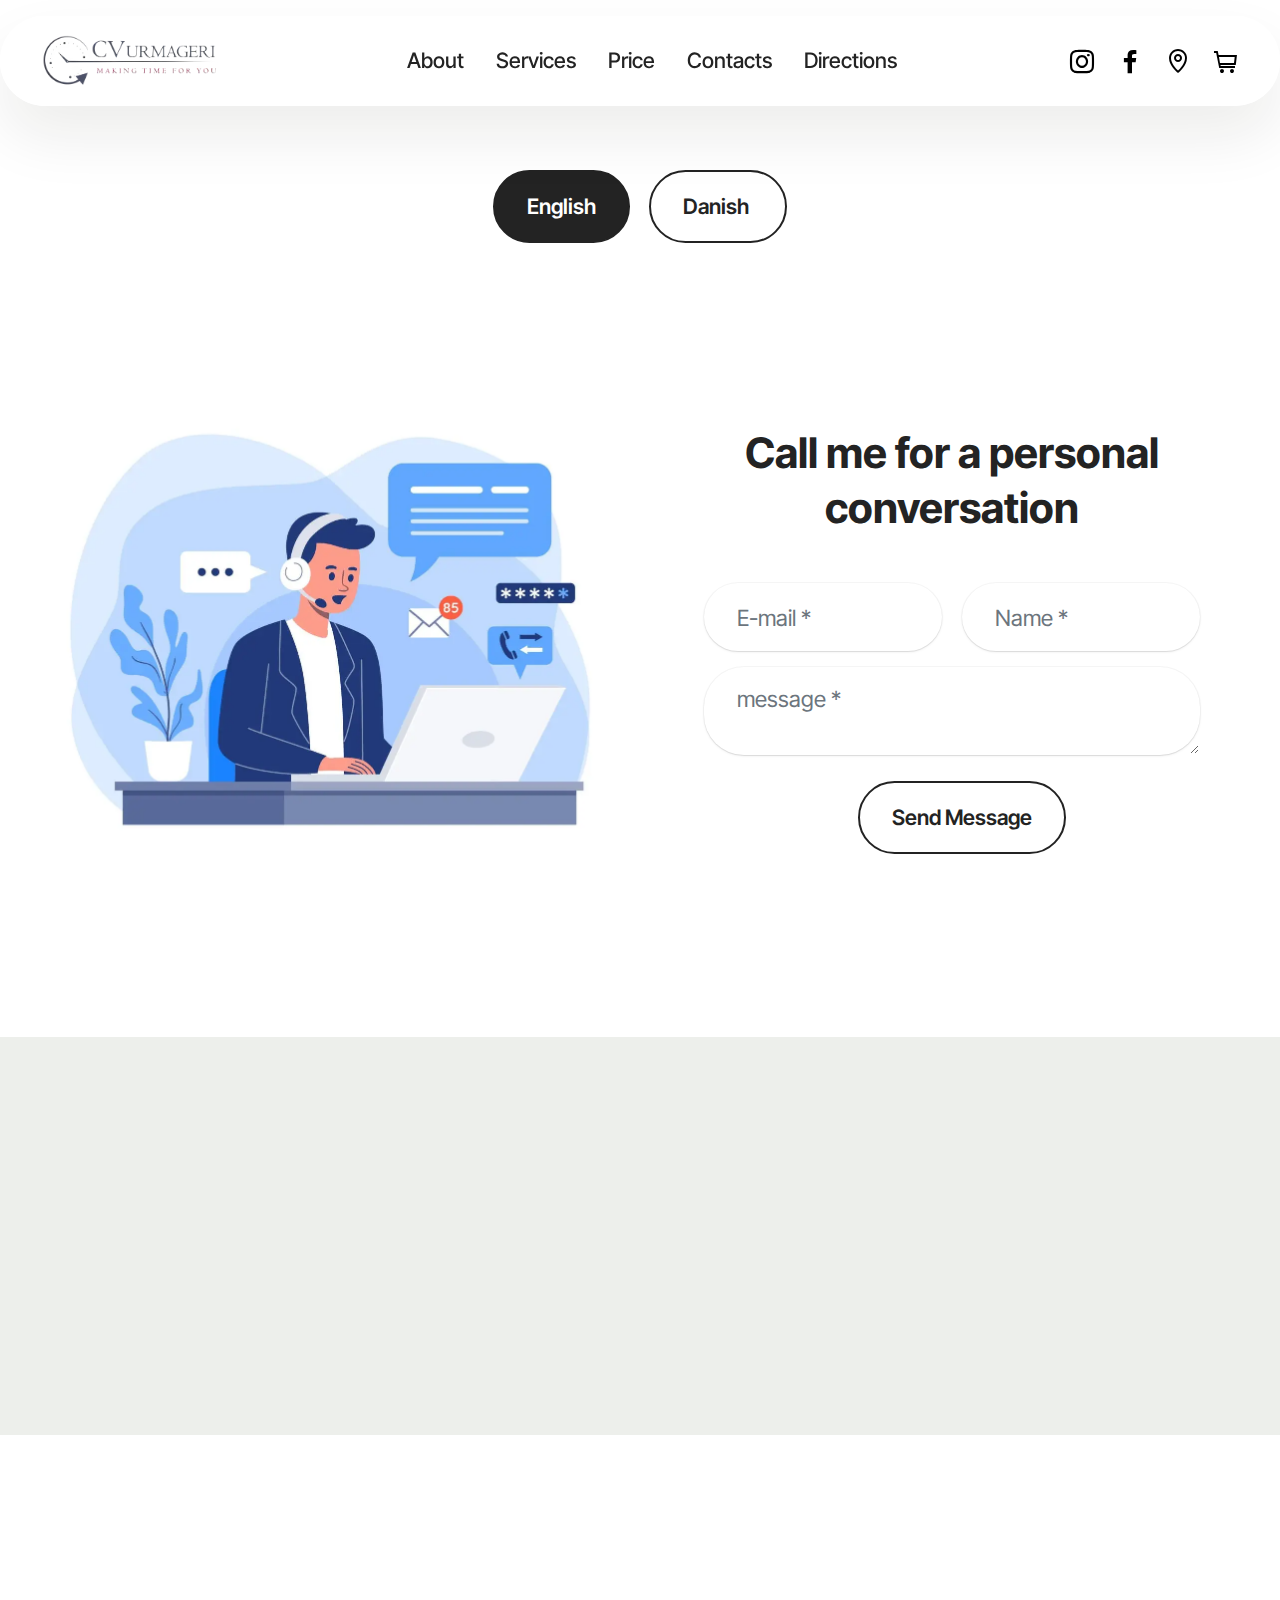
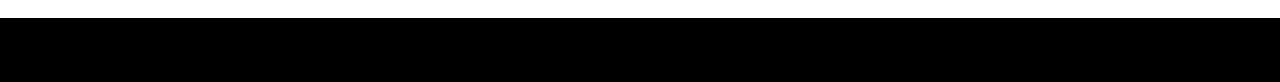
<file: contact en.html>
<!DOCTYPE html>
<html  >
<head>
  <meta charset="UTF-8">
  <meta http-equiv="X-UA-Compatible" content="IE=edge">
  <meta name="" content="">
  <meta name="viewport" content="width=device-width, initial-scale=1, minimum-scale=1">
  <link rel="shortcut icon" href="assets/images/cv-with-background-made-by-mms-128x91.png" type="image/x-icon">
  <meta name="description" content="">
  
  
  <title>contact en</title>
  <link rel="stylesheet" href="assets/web/assets/mobirise-icons2/mobirise2.css">
  <link rel="stylesheet" href="assets/bootstrap/css/bootstrap.min.css">
  <link rel="stylesheet" href="assets/bootstrap/css/bootstrap-grid.min.css">
  <link rel="stylesheet" href="assets/bootstrap/css/bootstrap-reboot.min.css">
  <link rel="stylesheet" href="assets/animatecss/animate.css">
  <link rel="stylesheet" href="assets/dropdown/css/style.css">
  <link rel="stylesheet" href="assets/socicon/css/styles.css">
  <link rel="stylesheet" href="assets/theme/css/style.css">
  <link rel="preload" href="https://fonts.googleapis.com/css2?family=Inter+Tight:wght@400;700&display=swap&display=swap" as="style" onload="this.onload=null;this.rel='stylesheet'">
  <noscript><link rel="stylesheet" href="https://fonts.googleapis.com/css2?family=Inter+Tight:wght@400;700&display=swap&display=swap"></noscript>
  <link rel="preload" as="style" href="assets/mms/css/mbr-additional.css?v=b0wWgb"><link rel="stylesheet" href="assets/mms/css/mbr-additional.css?v=b0wWgb" type="text/css">

  
  
  
</head>
<body>
  
  <section data-bs-version="5.1" class="menu menu2 cid-ugHXKSfeS2" once="menu" id="menu02-1i">
	

	<nav class="navbar navbar-dropdown navbar-fixed-top navbar-expand-lg">
		<div class="container">
			<div class="navbar-brand">
				<span class="navbar-logo">
					<a href="home en.html">
						<img src="assets/images/cvurmageri-google-logo-removebg-preview-2.webp" alt="Made by MMS" style="height: 3.2rem;">
					</a>
				</span>
				
			</div>
			<button class="navbar-toggler" type="button" data-toggle="collapse" data-bs-toggle="collapse" data-target="#navbarSupportedContent" data-bs-target="#navbarSupportedContent" aria-controls="navbarNavAltMarkup" aria-expanded="false" aria-label="Toggle navigation">
				<div class="hamburger">
					<span></span>
					<span></span>
					<span></span>
					<span></span>
				</div>
			</button>
			<div class="collapse navbar-collapse" id="navbarSupportedContent">
				<ul class="navbar-nav nav-dropdown nav-right" data-app-modern-menu="true"><li class="nav-item">
						<a class="nav-link link text-black text-primary display-4" href="about en.html">About</a>
					</li>
					<li class="nav-item">
						<a class="nav-link link text-black text-primary display-4" href="home en.html#header01-20" aria-expanded="false">Services</a>
					</li>
					<li class="nav-item">
						<a class="nav-link link text-black text-primary display-4" href="price en.html">Price</a>
					</li><li class="nav-item"><a class="nav-link link text-black text-primary display-4" href="contact en.html">Contacts</a></li><li class="nav-item"><a class="nav-link link text-black text-primary display-4" href="home en.html#map01-1d">Directions</a></li></ul>
				<div class="icons-menu">
					<a class="iconfont-wrapper" href="https://www.instagram.com/cvurmageri/">
						<span class="p-2 mbr-iconfont socicon-instagram socicon"></span>
					</a>
					<a class="iconfont-wrapper" href="https://www.facebook.com/cvurmageri">
						<span class="p-2 mbr-iconfont socicon-facebook socicon"></span>
					</a>
					<a class="iconfont-wrapper" href="https://www.google.com/maps/place/CVurmageri/@55.6708956,12.5318721,17z/data=!3m1!4b1!4m6!3m5!1s0x46525022aa63d3db:0xd87b68f9d09fec98!8m2!3d55.6708956!4d12.5318721!16s%2Fg%2F1pt_15wzk?entry=ttu" target="_blank">
						<span class="p-2 mbr-iconfont mobi-mbri-map-pin mobi-mbri"></span>
					</a>
					<a class="iconfont-wrapper" href="home en.html#features024-23">
						<span class="p-2 mbr-iconfont mobi-mbri-shopping-cart mobi-mbri"></span>
					</a>
				</div>
				
			</div>
		</div>
	</nav>
</section>

<section data-bs-version="5.1" class="article16 cid-ugHHniBY6w" id="article16-d">
    
    <div class="container">
        <div class="row justify-content-center">
            <div class="col-md-12 col-lg-4">
                <div class="mbr-section-btn align-center"><a class="btn btn-black display-4" href="contact en.html">English</a>
                    <a class="btn btn-black-outline display-4" href="contact.html">Danish&nbsp;<br></a></div>
            </div>
        </div>
    </div>
</section>

<section data-bs-version="5.1" class="form03 cid-ugHAj7vHbI" id="form03-4">
    

    

    <div class="container">
        <div class="row justify-content-center">
            <div class="col-12 col-lg item-wrapper">
                <div class="mbr-section-head mb-5">
                    <h3 class="mbr-section-title mbr-fonts-style align-center mb-0 display-2"><strong>Call me for a personal conversation</strong></h3>
                    
                </div>
                <div class="col-lg-12 mx-auto mbr-form" data-form-type="formoid">
                    <form action="" method="POST" class="mbr-form form-with-styler" data-form-title="Form Name"><input type="hidden" name="email" data-form-email="true" value="">
                        <div class="row">
                            <div hidden="hidden" data-form-alert="" class="alert alert-success col-12">Thank you for sending message 😊</div>
                            <div hidden="hidden" data-form-alert-danger="" class="alert alert-danger col-12">
                                Oops...! some problem!
                            </div>
                        </div>
                        <div class="dragArea row">
                            <div class="col-md col-sm-12 form-group mb-3 mb-3" data-for="name">
                                <input type="text" name="name" placeholder="Name *" data-form-field="name" class="form-control" value="" id="name-form03-4">
                            </div>
                            <div class="col-md col-sm-12 form-group mb-3 mb-3" data-for="email">
                                <input type="email" name="email" placeholder="E-mail *" data-form-field="email" class="form-control" value="" id="email-form03-4">
                            </div>
                            
                            <div class="col-12 form-group mb-3 mb-3" data-for="textarea">
                                <textarea name="textarea" placeholder="message *" data-form-field="textarea" class="form-control" id="textarea-form03-4"></textarea>
                            </div>
                            <div class="col-lg-12 col-md-12 col-sm-12 align-center mbr-section-btn"><button type="submit" class="btn btn-black-outline display-7">
                                    Send Message</button></div>
                        </div>
                    </form>
                </div>


            </div>
            <div class="col-12 col-lg-6">
                <div class="image-wrapper">
                    <img class="w-100" src="assets/images/5124556-1187x1187.webp" >
                </div>
            </div>

        </div>
    </div>
</section>

<section data-bs-version="5.1" class="contacts01 cid-ugHC6QPARb" id="contacts01-c">
    

    
    
    <div class="container">
        <div class="row justify-content-center">
            <div class="col-12 content-head">
                <div class="mbr-section-head mb-5">
                    <h3 class="mbr-section-title mbr-fonts-style align-center mb-0 display-2">
                        <strong>Contacts</strong>
                    </h3>
                    
                </div>
            </div>
        </div>
        <div class="row">
            <div class="item features-without-image col-12 col-md-3 active">
                <div class="item-wrapper">
                    <div class="text-wrapper">
                        <h6 class="card-title mbr-fonts-style mb-3 display-5">
                            <strong>Phone</strong></h6>
                        <p class="mbr-text mbr-fonts-style display-7">
                            <a href="tel:+45 3175 8202" class="text-primary">+45 3175 8202</a>
                        </p>
                    </div>
                </div>
            </div>
            <div class="item features-without-image col-12 col-md-3">
                <div class="item-wrapper">
                    <div class="text-wrapper">
                        <h6 class="card-title mbr-fonts-style mb-3 display-5"><strong>E-mail&nbsp;</strong></h6>
                        <p class="mbr-text mbr-fonts-style display-7">
                            <a href="mailto:info@cvurmageri.dk" class="text-primary">info@cvurmageri.dk</a>
                        </p>
                    </div>
                </div>
            </div>
            <div class="item features-without-image col-12 col-md-3">
                <div class="item-wrapper">
                    <div class="text-wrapper">
                        <h6 class="card-title mbr-fonts-style mb-3 display-5">
                            <strong>Address</strong></h6>
                        <p class="mbr-text mbr-fonts-style display-7">
                            <a href="https://www.google.com/maps/place/CVurmageri/@55.6708956,12.5318721,17z/data=!3m1!4b1!4m6!3m5!1s0x46525022aa63d3db:0xd87b68f9d09fec98!8m2!3d55.6708956!4d12.5318721!16s%2Fg%2F1pt_15wzk?entry=ttu" class="text-primary">CVurmageri, Vesterbrogade 206, 1800 Frederiksberg C</a>
                        </p>
                    </div>
                </div>
            </div>
            <div class="item features-without-image col-12 col-md-3">
                <div class="item-wrapper">
                    <div class="text-wrapper">
                        <h6 class="card-title mbr-fonts-style mb-3 display-5">
                            <strong>Working Hours</strong></h6>
                        <p class="mbr-text mbr-fonts-style display-7">Monday - Friday
<br>12.00 - 17.00
<br>Saturday Sunday
<br>Closed</p>
                    </div>
                </div>
            </div>
        </div>
    </div>
</section>

<section data-bs-version="5.1" class="social02 cid-ugHAyLcXzI" id="social02-5">
	

	
	
	<div class="container-fluid">
		<div class="row justify-content-center">
			<div class="col-12 content-head">
				<div class="mb-5">
					<h5 class="mbr-section-title mbr-fonts-style align-center mb-0 display-2"><strong>Follow Us</strong></h5>
					
				</div>
			</div>
		</div>
		<div class="row">
			<div class="item features-without-image col-12 col-md-6 col-lg-4 active">
				<div class="item-wrapper">
					<a href="https://www.instagram.com/cvurmageri/" target="_blank"><span class="mbr-iconfont m-auto socicon-instagram socicon" style="color: rgb(0, 0, 0); fill: rgb(0, 0, 0);"></span></a>
					<div class="card-box">
						
						<h5 class="card-text mbr-fonts-style display-7">
							<a href="https://www.instagram.com/cvurmageri/" class="text-black" target="_blank"><strong>cvurmageri</strong></a></h5>
					</div>
				</div>
			</div><div class="item features-without-image col-12 col-md-6 col-lg-4">
				<div class="item-wrapper">
					<a href="https://www.facebook.com/cvurmageri" target="_blank"><span class="mbr-iconfont m-auto socicon-facebook socicon" style="color: rgb(0, 0, 0); fill: rgb(0, 0, 0);"></span></a>
					<div class="card-box">
						
						<h5 class="card-text mbr-fonts-style display-7"><a href="https://www.facebook.com/cvurmageri" class="text-black" target="_blank"><strong>CVurmageri</strong></a></h5>
					</div>
				</div>
			</div>
			
			
			
			
			
		</div>
	</div>
</section>

<section data-bs-version="5.1" class="footer4 cid-ugIJ7Mghmd" once="footers" id="footer04-2m">

    

    

    <div class="container">
        <div class="media-container-row align-center mbr-white">
            <div class="col-12">
                <p class="mbr-text mb-0 mbr-fonts-style display-7"></p>
            </div>
        </div>
    </div>  
  
</section><script src="assets/bootstrap/js/bootstrap.bundle.min.js"></script>  <script src="assets/smoothscroll/smooth-scroll.js"></script>  <script src="assets/ytplayer/index.js"></script>  <script src="assets/dropdown/js/navbar-dropdown.js"></script>  <script src="assets/vimeoplayer/player.js"></script>  <script src="assets/masonry/masonry.pkgd.min.js"></script>  <script src="assets/imagesloaded/imagesloaded.pkgd.min.js"></script>  <script src="assets/theme/js/script.js"></script> 

  <input name="animation" type="hidden">
  </body>
</html>
</file>
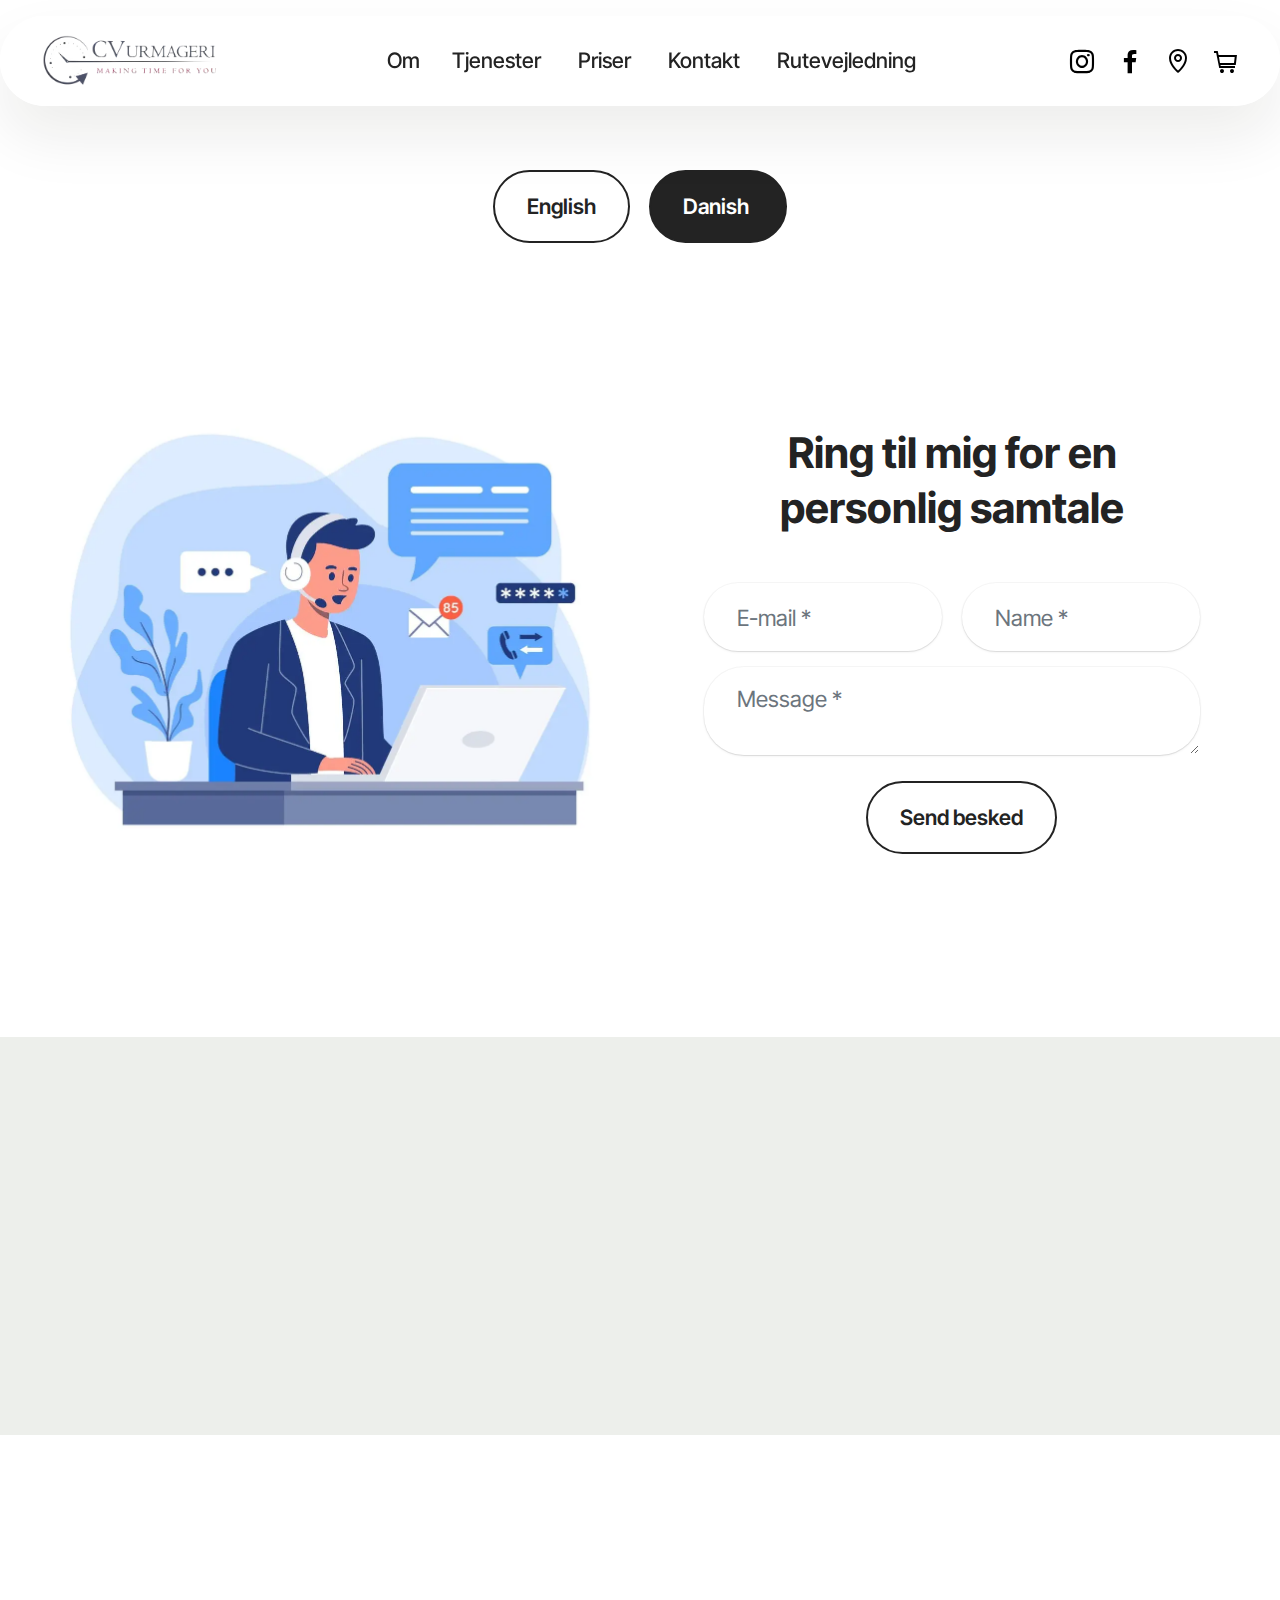
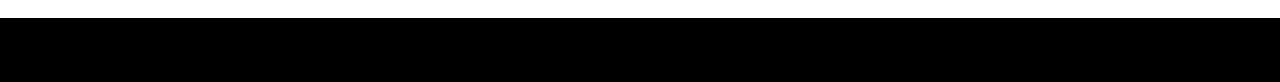
<file: contact.html>
<!DOCTYPE html>
<html  >
<head>
  <meta charset="UTF-8">
  <meta http-equiv="X-UA-Compatible" content="IE=edge">
  <meta name="viewport" content="width=device-width, initial-scale=1, minimum-scale=1">
  <link rel="shortcut icon" href="assets/images/cv-with-background-made-by-mms-128x91.png" type="image/x-icon">
  <meta name="description" content="">
  
  
  <title>contact</title>
  <link rel="stylesheet" href="assets/web/assets/mobirise-icons2/mobirise2.css">
  <link rel="stylesheet" href="assets/bootstrap/css/bootstrap.min.css">
  <link rel="stylesheet" href="assets/bootstrap/css/bootstrap-grid.min.css">
  <link rel="stylesheet" href="assets/bootstrap/css/bootstrap-reboot.min.css">
  <link rel="stylesheet" href="assets/animatecss/animate.css">
  <link rel="stylesheet" href="assets/dropdown/css/style.css">
  <link rel="stylesheet" href="assets/socicon/css/styles.css">
  <link rel="stylesheet" href="assets/theme/css/style.css">
  <link rel="preload" href="https://fonts.googleapis.com/css2?family=Inter+Tight:wght@400;700&display=swap&display=swap" as="style" onload="this.onload=null;this.rel='stylesheet'">
  <noscript><link rel="stylesheet" href="https://fonts.googleapis.com/css2?family=Inter+Tight:wght@400;700&display=swap&display=swap"></noscript>
  <link rel="preload" as="style" href="assets/mms/css/mbr-additional.css?v=qvWSBK"><link rel="stylesheet" href="assets/mms/css/mbr-additional.css?v=qvWSBK" type="text/css">

  
  
  
</head>
<body>
  
  <section data-bs-version="5.1" class="menu menu2 cid-ugJoHYtCtZ" once="menu" id="menu02-3c">
	

	<nav class="navbar navbar-dropdown navbar-fixed-top navbar-expand-lg">
		<div class="container">
			<div class="navbar-brand">
				<span class="navbar-logo">
					<a href="index.html">
						<img src="assets/images/cvurmageri-google-logo-removebg-preview-2.webp" alt="Made by MMS" style="height: 3.2rem;">
					</a>
				</span>
				
			</div>
			<button class="navbar-toggler" type="button" data-toggle="collapse" data-bs-toggle="collapse" data-target="#navbarSupportedContent" data-bs-target="#navbarSupportedContent" aria-controls="navbarNavAltMarkup" aria-expanded="false" aria-label="Toggle navigation">
				<div class="hamburger">
					<span></span>
					<span></span>
					<span></span>
					<span></span>
				</div>
			</button>
			<div class="collapse navbar-collapse" id="navbarSupportedContent">
				<ul class="navbar-nav nav-dropdown nav-right" data-app-modern-menu="true"><li class="nav-item">
						<a class="nav-link link text-black text-primary display-4" href="about.html">Om</a>
					</li>
					<li class="nav-item">
						<a class="nav-link link text-black text-primary display-4" href="index.html#header01-1" aria-expanded="false">Tjenester&nbsp;<br></a>
					</li>
					<li class="nav-item">
						<a class="nav-link link text-black text-primary display-4" href="price.html">Priser&nbsp;<br></a>
					</li><li class="nav-item"><a class="nav-link link text-black text-primary display-4" href="contact.html">Kontakt&nbsp;<br></a></li><li class="nav-item"><a class="nav-link link text-black text-primary display-4" href="index.html#map01-1b">Rutevejledning</a></li></ul>
				<div class="icons-menu">
					<a class="iconfont-wrapper" href="https://www.instagram.com/cvurmageri/">
						<span class="p-2 mbr-iconfont socicon-instagram socicon"></span>
					</a>
					<a class="iconfont-wrapper" href="https://www.facebook.com/cvurmageri">
						<span class="p-2 mbr-iconfont socicon-facebook socicon"></span>
					</a>
					<a class="iconfont-wrapper" href="https://www.google.com/maps/place/CVurmageri/@55.6708956,12.5318721,17z/data=!3m1!4b1!4m6!3m5!1s0x46525022aa63d3db:0xd87b68f9d09fec98!8m2!3d55.6708956!4d12.5318721!16s%2Fg%2F1pt_15wzk?entry=ttu" target="_blank">
						<span class="p-2 mbr-iconfont mobi-mbri-map-pin mobi-mbri"></span>
					</a>
					<a class="iconfont-wrapper" href="index.html#features024-1z">
						<span class="p-2 mbr-iconfont mobi-mbri-shopping-cart mobi-mbri"></span>
					</a>
				</div>
				
			</div>
		</div>
	</nav>
</section>

<section data-bs-version="5.1" class="article16 cid-ugHK8LRnGV" id="article16-i">
    
    <div class="container">
        <div class="row justify-content-center">
            <div class="col-md-12 col-lg-4">
                <div class="mbr-section-btn align-center"><a class="btn btn-black-outline display-4" href="contact en.html">English</a>
                    <a class="btn btn-black display-4" href="contact.html">Danish&nbsp;<br></a></div>
            </div>
        </div>
    </div>
</section>

<section data-bs-version="5.1" class="form03 cid-ugHK8MwUHl" id="form03-j">
    

    

    <div class="container">
        <div class="row justify-content-center">
            <div class="col-12 col-lg item-wrapper">
                <div class="mbr-section-head mb-5">
                    <h3 class="mbr-section-title mbr-fonts-style align-center mb-0 display-2"><strong>Ring til mig for en personlig samtale</strong></h3>
                    
                </div>
                <div class="col-lg-12 mx-auto mbr-form" data-form-type="formoid">
                      <!-- here you put the post in action like link in value you put the api key or key -->
                    <form action="" method="POST" class="mbr-form form-with-styler" data-form-title="Form Name"><input type="hidden" name="email" data-form-email="true" value="">
                        <div class="row">
                            <div hidden="hidden" data-form-alert="" class="alert alert-success col-12">Tak fordi du sendte besked  😊</div>
                            <div hidden="hidden" data-form-alert-danger="" class="alert alert-danger col-12">
                                Oops...! some problem!
                            </div>
                        </div>
                        <div class="dragArea row">
                            <div class="col-md col-sm-12 form-group mb-3 mb-3" data-for="name">
                                <input type="text" name="name" placeholder="Name *" data-form-field="name" class="form-control" value="" id="name-form03-j">
                            </div>
                            <div class="col-md col-sm-12 form-group mb-3 mb-3" data-for="email">
                                <input type="email" name="email" placeholder="E-mail *" data-form-field="email" class="form-control" value="" id="email-form03-j">
                            </div>
                            
                            <div class="col-12 form-group mb-3 mb-3" data-for="textarea">
                                <textarea name="textarea" placeholder="Message *" data-form-field="textarea" class="form-control" id="textarea-form03-j"></textarea>
                            </div>
                            <div class="col-lg-12 col-md-12 col-sm-12 align-center mbr-section-btn"><button type="submit" class="btn btn-black-outline display-7">
                                    Send besked
                                </button></div>
                        </div>
                    </form>
                </div>


            </div>
            <div class="col-12 col-lg-6">
                <div class="image-wrapper">
                    <img class="w-100" src="assets/images/5124556-1187x1187.webp">
                </div>
            </div>

        </div>
    </div>
</section>

<section data-bs-version="5.1" class="contacts01 cid-ugHK8NfI9T" id="contacts01-k">
    

    
    
    <div class="container">
        <div class="row justify-content-center">
            <div class="col-12 content-head">
                <div class="mbr-section-head mb-5">
                    <h3 class="mbr-section-title mbr-fonts-style align-center mb-0 display-2">
                        <strong>Contacts</strong>
                    </h3>
                    
                </div>
            </div>
        </div>
        <div class="row">
            <div class="item features-without-image col-12 col-md-3 active">
                <div class="item-wrapper">
                    <div class="text-wrapper">
                        <h6 class="card-title mbr-fonts-style mb-3 display-5">
                            <strong>telefon</strong>
                        </h6>
                        <p class="mbr-text mbr-fonts-style display-7">
                            <a href="tel:+45 3175 8202" class="text-primary">+45 3175 8202</a>
                        </p>
                    </div>
                </div>
            </div>
            <div class="item features-without-image col-12 col-md-3">
                <div class="item-wrapper">
                    <div class="text-wrapper">
                        <h6 class="card-title mbr-fonts-style mb-3 display-5"><strong>E-mail&nbsp;</strong></h6>
                        <p class="mbr-text mbr-fonts-style display-7">
                            <a href="mailto:info@cvurmageri.dk" class="text-primary">info@cvurmageri.dk</a>
                        </p>
                    </div>
                </div>
            </div>
            <div class="item features-without-image col-12 col-md-3">
                <div class="item-wrapper">
                    <div class="text-wrapper">
                        <h6 class="card-title mbr-fonts-style mb-3 display-5">
                            <strong>Adresse</strong>
                        </h6>
                        <p class="mbr-text mbr-fonts-style display-7">
                            <a href="https://www.google.com/maps/place/CVurmageri/@55.6708956,12.5318721,17z/data=!3m1!4b1!4m6!3m5!1s0x46525022aa63d3db:0xd87b68f9d09fec98!8m2!3d55.6708956!4d12.5318721!16s%2Fg%2F1pt_15wzk?entry=ttu" class="text-primary">CVurmageri, Vesterbrogade 206, 1800 Frederiksberg C</a>
                        </p>
                    </div>
                </div>
            </div>
            <div class="item features-without-image col-12 col-md-3">
                <div class="item-wrapper">
                    <div class="text-wrapper">
                        <h6 class="card-title mbr-fonts-style mb-3 display-5">
                            <strong>Arbejdstimer</strong>
                        </h6>
                        <p class="mbr-text mbr-fonts-style display-7">Mandag - Fredag
<br>12.00 - 17.00
<br>Lørdag - Søndag
<br>Lukket</p>
                    </div>
                </div>
            </div>
        </div>
    </div>
</section>

<section data-bs-version="5.1" class="social02 cid-ugHK8O2PpC" id="social02-l">
	

	
	
	<div class="container-fluid">
		<div class="row justify-content-center">
			<div class="col-12 content-head">
				<div class="mb-5">
					<h5 class="mbr-section-title mbr-fonts-style align-center mb-0 display-2"><strong>Følg os</strong></h5>
					
				</div>
			</div>
		</div>
		<div class="row">
			<div class="item features-without-image col-12 col-md-6 col-lg-4 active">
				<div class="item-wrapper">
					<a href="https://www.instagram.com/cvurmageri/" target="_blank"><span class="mbr-iconfont m-auto socicon-instagram socicon" style="color: rgb(0, 0, 0); fill: rgb(0, 0, 0);"></span></a>
					<div class="card-box">
						
						<h5 class="card-text mbr-fonts-style display-7">
							<a href="https://www.instagram.com/cvurmageri/" class="text-black" target="_blank"><strong>cvurmageri</strong></a></h5>
					</div>
				</div>
			</div><div class="item features-without-image col-12 col-md-6 col-lg-4">
				<div class="item-wrapper">
					<a href="https://www.facebook.com/cvurmageri" target="_blank"><span class="mbr-iconfont m-auto socicon-facebook socicon" style="color: rgb(0, 0, 0); fill: rgb(0, 0, 0);"></span></a>
					<div class="card-box">
						
						<h5 class="card-text mbr-fonts-style display-7"><a href="https://www.facebook.com/cvurmageri" class="text-black" target="_blank"><strong>CVurmageri</strong></a></h5>
					</div>
				</div>
			</div>
			
			
			
			
			
		</div>
	</div>
</section>

<section data-bs-version="5.1" class="footer4 cid-ugJ192yexE" once="footers" id="footer04-30">

    

    

    <div class="container">
        <div class="media-container-row align-center mbr-white">
            <div class="col-12">
                <p class="mbr-text mb-0 mbr-fonts-style display-7"></p>
            </div>
        </div>
    </div>  
  
</section><script src="assets/bootstrap/js/bootstrap.bundle.min.js"></script>  <script src="assets/smoothscroll/smooth-scroll.js"></script>  <script src="assets/ytplayer/index.js"></script>  <script src="assets/dropdown/js/navbar-dropdown.js"></script>  <script src="assets/vimeoplayer/player.js"></script>  <script src="assets/masonry/masonry.pkgd.min.js"></script>  <script src="assets/imagesloaded/imagesloaded.pkgd.min.js"></script>  <script src="assets/theme/js/script.js"></script> 

  <input name="animation" type="hidden">
  </body>
</html>
</file>
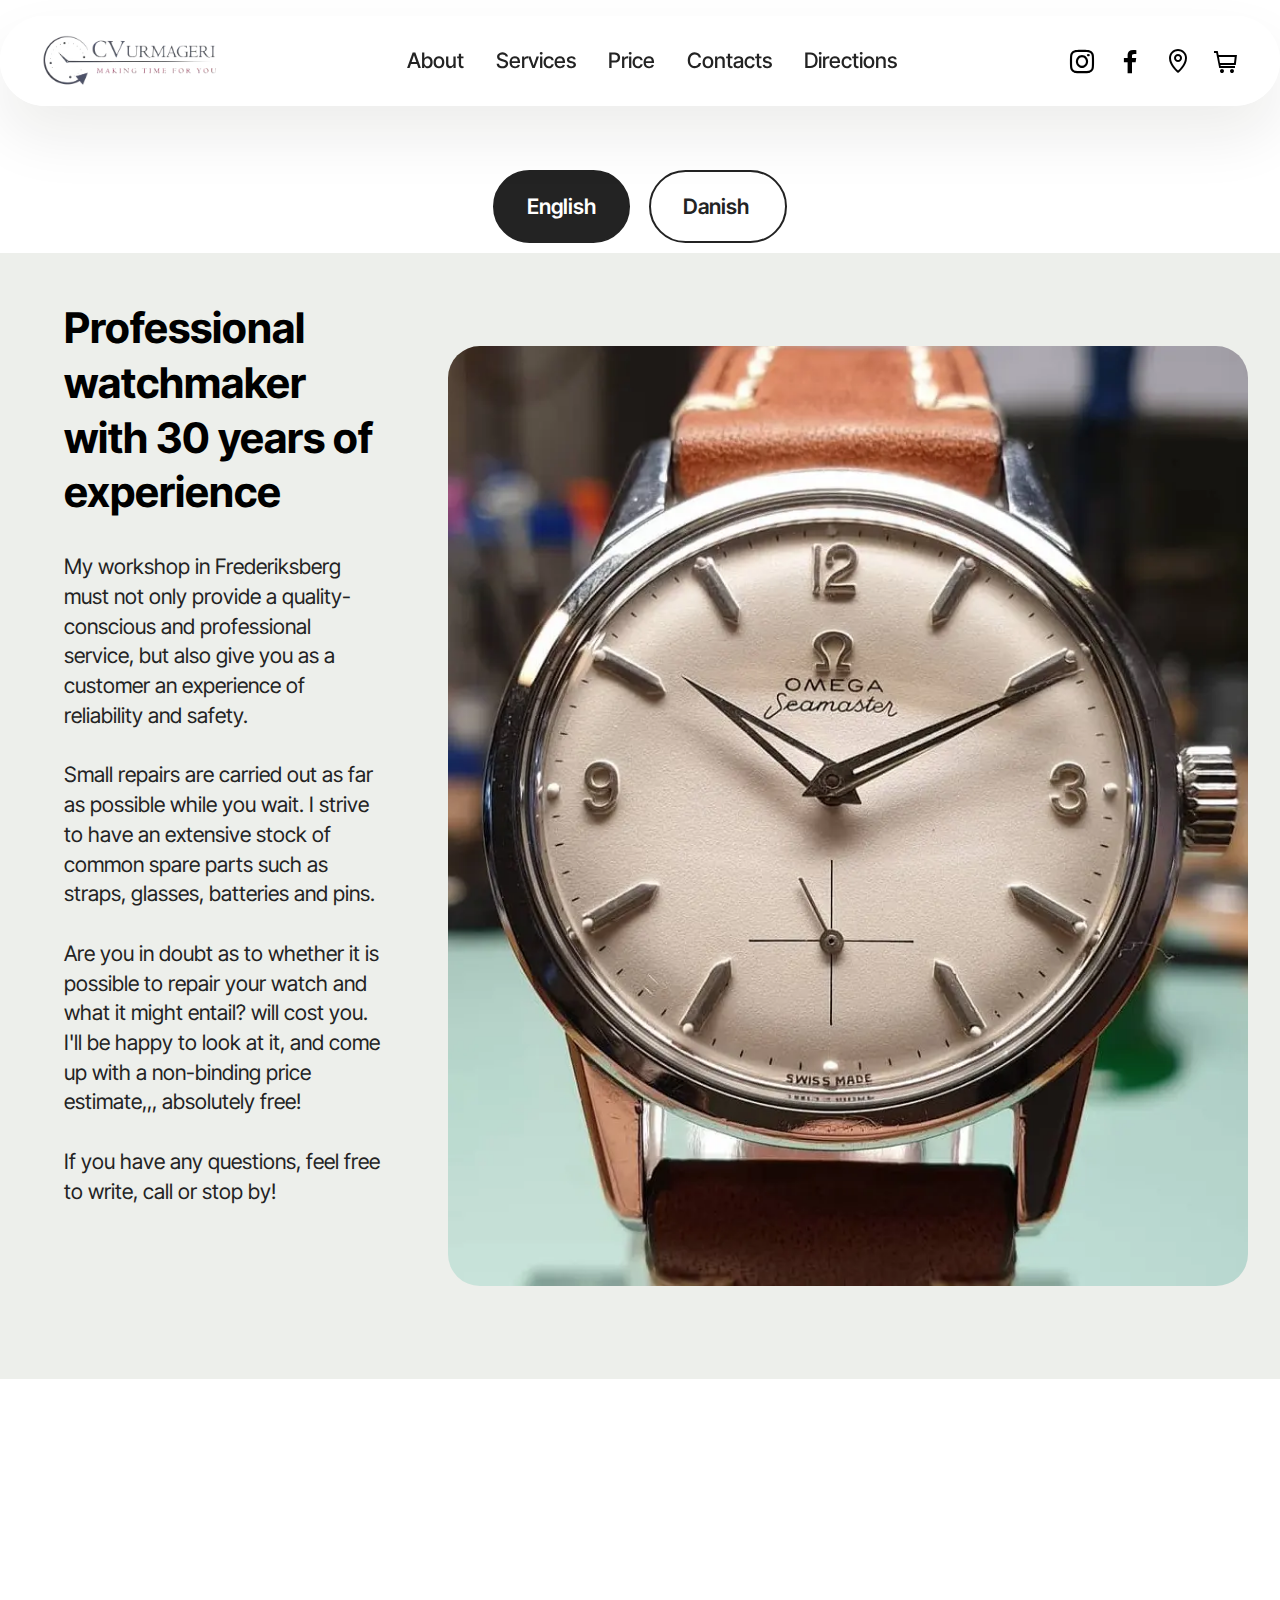
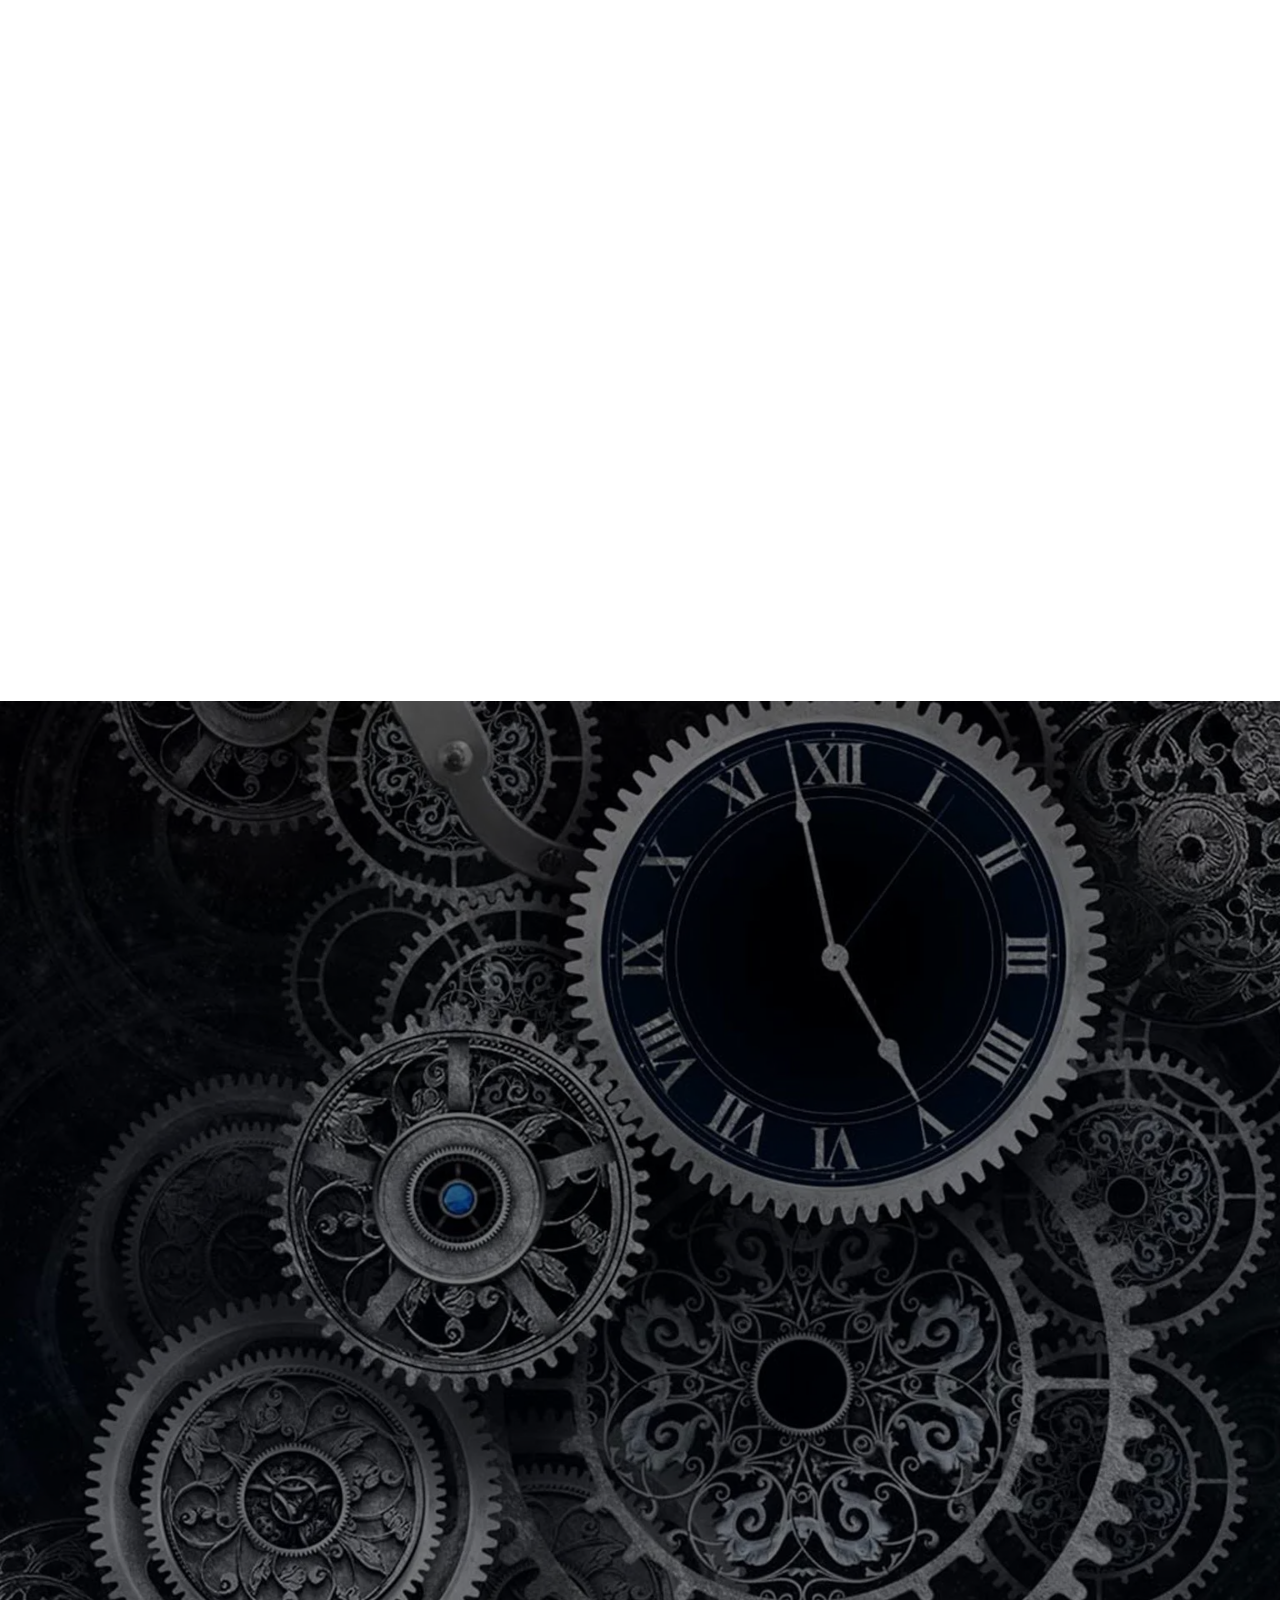
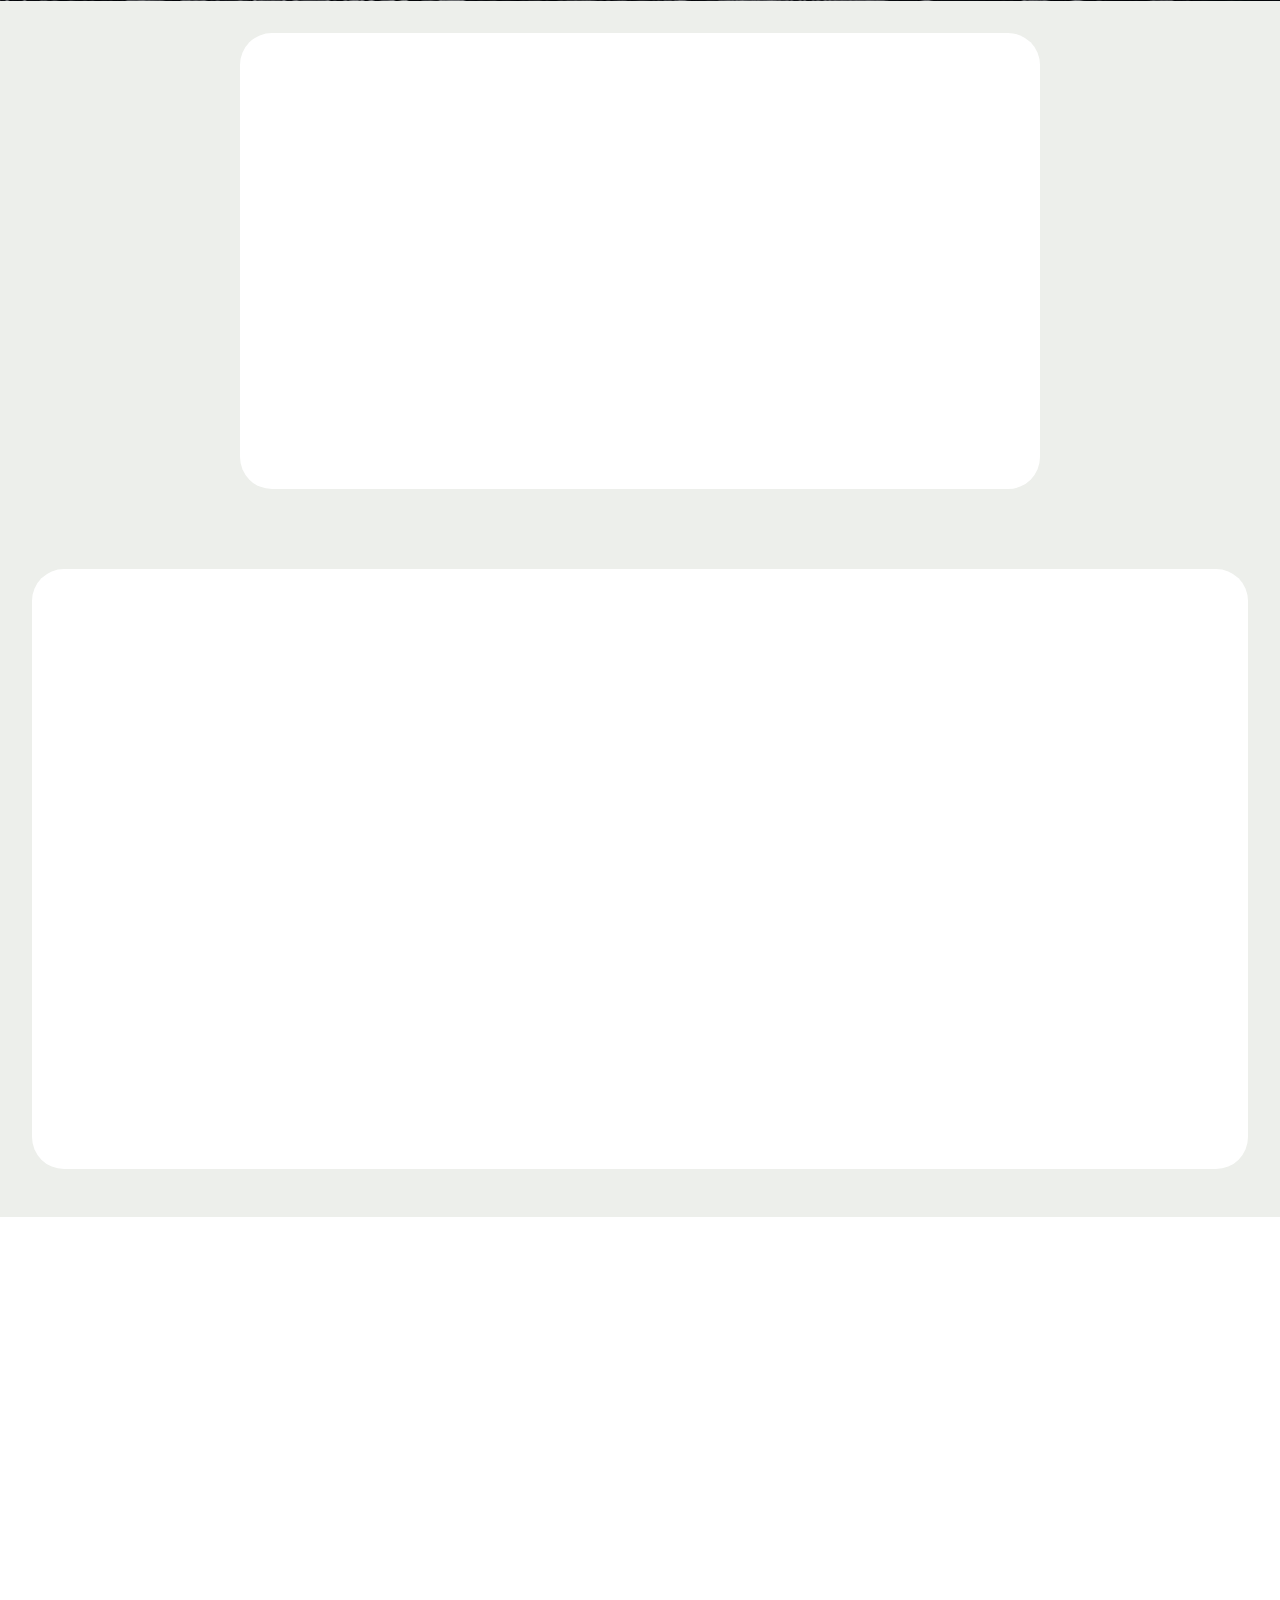
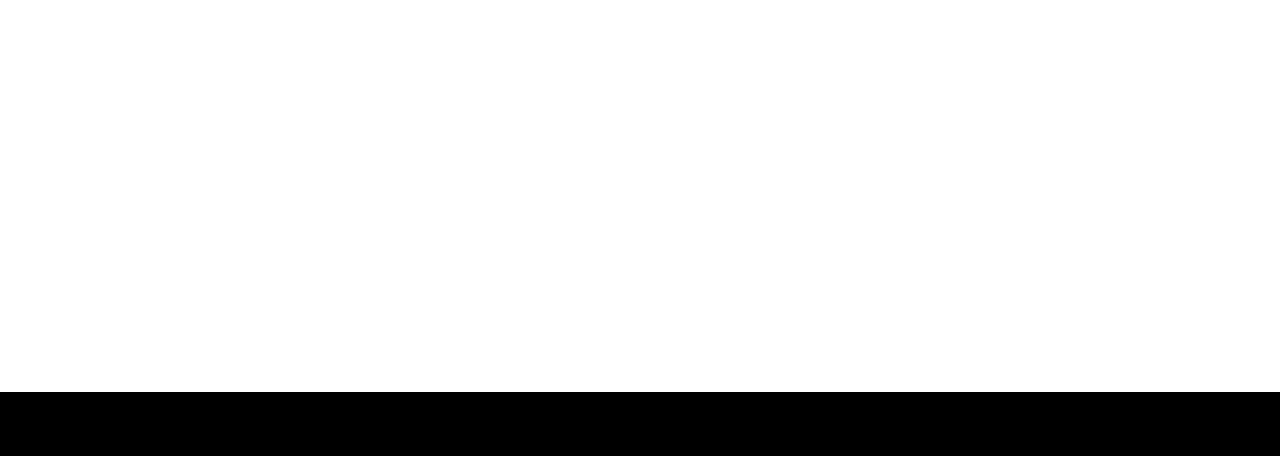
<file: home en.html>
<!DOCTYPE html>
<html  >
<head>
  <meta charset="UTF-8">
  <meta http-equiv="X-UA-Compatible" content="IE=edge">
  <meta name="generator" content="">
  <meta name="twitter:card" content="summary_large_image"/>
  <meta name="twitter:image:src" content="assets/images/home en-meta.png">
  <meta property="og:image" content="assets/images/home en-meta.png">
  <meta name="twitter:title" content="Home en">
  <meta name="viewport" content="width=device-width, initial-scale=1, minimum-scale=1">
  <link rel="shortcut icon" href="assets/images/cv-with-background-made-by-mms-128x91.png" type="image/x-icon">
  <meta name="description" content="">
  
  
  <title>Home en</title>
  <link rel="stylesheet" href="assets/web/assets/mobirise-icons2/mobirise2.css">
  <link rel="stylesheet" href="assets/bootstrap/css/bootstrap.min.css">
  <link rel="stylesheet" href="assets/bootstrap/css/bootstrap-grid.min.css">
  <link rel="stylesheet" href="assets/bootstrap/css/bootstrap-reboot.min.css">
  <link rel="stylesheet" href="assets/parallax/jarallax.css">
  <link rel="stylesheet" href="assets/animatecss/animate.css">
  <link rel="stylesheet" href="assets/dropdown/css/style.css">
  <link rel="stylesheet" href="assets/socicon/css/styles.css">
  <link rel="stylesheet" href="assets/theme/css/style.css">
  <link rel="preload" href="https://fonts.googleapis.com/css2?family=Inter+Tight:wght@400;700&display=swap&display=swap" as="style" onload="this.onload=null;this.rel='stylesheet'">
  <noscript><link rel="stylesheet" href="https://fonts.googleapis.com/css2?family=Inter+Tight:wght@400;700&display=swap&display=swap"></noscript>
  <link rel="preload" as="style" href="assets/mms/css/mbr-additional.css?v=XUSKbL"><link rel="stylesheet" href="assets/mms/css/mbr-additional.css?v=XUSKbL" type="text/css">

  
  
  
</head>
<body>
  
  <section data-bs-version="5.1" class="menu menu2 cid-ugIK9ek7va" once="menu" id="menu02-2n">
	

	<nav class="navbar navbar-dropdown navbar-fixed-top navbar-expand-lg">
		<div class="container">
			<div class="navbar-brand">
				<span class="navbar-logo">
					<a href="home en.html">
						<img src="assets/images/cvurmageri-google-logo-removebg-preview-2.webp" alt="Made by MMS" style="height: 3.2rem;">
					</a>
				</span>
				
			</div>
			<button class="navbar-toggler" type="button" data-toggle="collapse" data-bs-toggle="collapse" data-target="#navbarSupportedContent" data-bs-target="#navbarSupportedContent" aria-controls="navbarNavAltMarkup" aria-expanded="false" aria-label="Toggle navigation">
				<div class="hamburger">
					<span></span>
					<span></span>
					<span></span>
					<span></span>
				</div>
			</button>
			<div class="collapse navbar-collapse" id="navbarSupportedContent">
				<ul class="navbar-nav nav-dropdown nav-right" data-app-modern-menu="true"><li class="nav-item">
						<a class="nav-link link text-black text-primary display-4" href="about en.html">About</a>
					</li>
					<li class="nav-item">
						<a class="nav-link link text-black text-primary display-4" href="home en.html#header01-20" aria-expanded="false">Services</a>
					</li>
					<li class="nav-item">
						<a class="nav-link link text-black text-primary display-4" href="price en.html">Price</a>
					</li><li class="nav-item"><a class="nav-link link text-black text-primary display-4" href="contact en.html">Contacts</a></li><li class="nav-item"><a class="nav-link link text-black text-primary display-4" href="home en.html#map01-1d">Directions</a></li></ul>
				<div class="icons-menu">
					<a class="iconfont-wrapper" href="https://www.instagram.com/cvurmageri/">
						<span class="p-2 mbr-iconfont socicon-instagram socicon"></span>
					</a>
					<a class="iconfont-wrapper" href="https://www.facebook.com/cvurmageri">
						<span class="p-2 mbr-iconfont socicon-facebook socicon"></span>
					</a>
					<a class="iconfont-wrapper" href="https://www.google.com/maps/place/CVurmageri/@55.6708956,12.5318721,17z/data=!3m1!4b1!4m6!3m5!1s0x46525022aa63d3db:0xd87b68f9d09fec98!8m2!3d55.6708956!4d12.5318721!16s%2Fg%2F1pt_15wzk?entry=ttu" target="_blank">
						<span class="p-2 mbr-iconfont mobi-mbri-map-pin mobi-mbri"></span>
					</a>
					<a class="iconfont-wrapper" href="home en.html#features024-23">
						<span class="p-2 mbr-iconfont mobi-mbri-shopping-cart mobi-mbri"></span>
					</a>
				</div>
				
			</div>
		</div>
	</nav>
</section>

<section data-bs-version="5.1" class="article16 cid-ugHQnCEkj9" id="article16-11">
    
    <div class="container">
        <div class="row justify-content-center">
            <div class="col-md-12 col-lg-4">
                <div class="mbr-section-btn align-center"><a class="btn btn-black display-4" href="home en.html">English</a>
                    <a class="btn btn-black-outline display-4" href="index.html">Danish&nbsp;<br></a></div>
            </div>
        </div>
    </div>
</section>

<section data-bs-version="5.1" class="header1 cid-ugImfx80dD mbr-fullscreen" id="header01-20">
	

	
	

	<div class="container">
		<div class="row justify-content-center">
			<div class="col-12 col-md-12 col-lg-8 image-wrapper">
				<img class="w-100" src="assets/images/71312286-2560079437556594-6702162213320261632-n-3-1080x1350.webp" alt="">
			</div>
			<div class="col-12 col-lg col-md-12">
				<div class="text-wrapper align-left">
					<h1 class="mbr-section-title mbr-fonts-style mb-4 display-2"><strong>Professional watchmaker with 30 years of experience&nbsp;&nbsp;</strong></h1>
					<p class="mbr-text mbr-fonts-style mb-4 display-7">My workshop in Frederiksberg must not only provide a quality-conscious and professional service, but also give you as a customer an experience of reliability and safety.
<br>
<br>Small repairs are carried out as far as possible while you wait. I strive to have an extensive stock of common spare parts such as straps, glasses, batteries and pins.
<br><br>Are you in doubt as to whether it is possible to repair your watch and what it might entail? will cost you. I'll be happy to look at it, and come up with a non-binding price estimate,,, absolutely free!
<br>
<br>If you have any questions, feel free to write, call or stop by!</p>
					<div class="mbr-section-btn mt-3"><a class="btn btn-black display-7" href="contact en.html">Contact</a></div>
				</div>
			</div>
		</div>
	</div>
</section>

<section data-bs-version="5.1" class="start article2 cid-ugImLWReH9" id="article02-24">
	

	
	

	<div class="container">
		<div class="row justify-content-center">
			<div class="col-12 col-md-12 col-lg-6 image-wrapper">
				<img class="w-100" src="assets/images/18237972-1954761488088395-9103714185459152018-o-1080x1080.webp" alt="">
			</div>
			<div class="col-12 col-md-12 col-lg">
				<div class="text-wrapper align-left">
					<h1 class="mbr-section-title mbr-fonts-style mb-4 display-5"><strong>Summer holiday closed
</strong><div><strong>1 July to 2 August</strong></div><div><strong>Your Watchmaker in Frederiksberg</strong></div></h1>
					<p class="mbr-text align-left mbr-fonts-style mb-4 display-7">I offer professional watch repair and servicing from my workshop on Vesterbrogade
<br>
<br>30 years of experience
<br>
<br>Change the battery while you wait
<br>
<br>Shortening and adjusting chains while you wait
<br>
<br>2 year warranty on all repairs
<br>
<br>Service and repair of old and new Omega, Rolex, Tissot, Certina, Panerai etc.</p>
					<div class="mbr-section-btn align-left mt-3"><a class="btn btn-black display-7" href="contact en.html">Contact</a></div>
				</div>
			</div>
		</div>
	</div>
</section>

<section data-bs-version="5.1" class="header16 cid-ugImh1CVGG mbr-fullscreen mbr-parallax-background" id="header17-21">
  
  <div class="mbr-overlay" style="opacity: 0.5; background-color: rgb(0, 0, 0);"></div>
  <div class="container-fluid">
    <div class="row">
      <div class="content-wrap col-12 col-md-12">
        <h1 class="mbr-section-title mbr-fonts-style mbr-white mb-4 display-1"><strong>The art of problem solving</strong></h1>
        
        <p class="mbr-fonts-style mbr-text mbr-white mb-4 display-7">Watchmaking is engineering on a smaller scale, and working with precision and troubleshooting came naturally to me when I started as a student with Mosekjær Madsen in Herning 30 years ago.
<br>
<br>My watchmaking workshop differs from the competition by offering a personal and individual approach. I am passionate about my craft and focus on maintaining the highest level of quality and customer satisfaction.&nbsp;&nbsp;</p>
        <div class="mbr-section-btn"><a class="btn btn-white-outline display-7" href="about en.html">About</a></div>
      </div>
    </div>
  </div>
</section>

<section data-bs-version="5.1" class="people06 cid-ugImhPNmPh" id="people06-22">   
    

    
    
    <div class="container">
        <div class="row justify-content-center">
            <div class="card col-12 col-md-12 col-lg-8">
                <div class="card-wrapper">
                    <div class="card-box align-center">
                        <p class="card-text mbr-fonts-style display-5">“The problem is not the problem.<br>The problem is your attitude about the problem. Do you understand.”<br></p>
                        <div class="img-wrapper mt-4 justify-content-center">
                            <img src="assets/images/jack-sparrow-193x200.webp" alt="" data-slide-to="0" data-bs-slide-to="0">
                        </div>
                        <p class="card-title mbr-fonts-style mt-3 display-7"><strong>Captain Jack Sparrow</strong></p>
                    </div>
                </div>
            </div>
        </div>
    </div>
</section>

<section data-bs-version="5.1" class="features024 cid-ugImj2tYJQ" id="features024-23">
  

  
  

  <div class="container">
    <div class="row justify-content-center align-items-center">
      <div class="col-12">
        <div class="card-wrapper">
          <div class="row">
            <div class="col-12 col-md-12 col-lg-6 image-wrapper">
              <img class="w-100" src="assets/images/86352560-2687907504773786-9027179532796297216-n-1080x1350.webp" alt="">
            </div>
            <div class="col-12 col-lg col-md-12">
              <div class="text-wrapper align-left">
                <h5 class="mbr-section-title mbr-fonts-style mb-4 display-2"><strong>Price list for watch repairs</strong></h5>
                <p class="price mbr-fonts-style mb-4 display-7">The price of a repair varies greatly, several factors affect the price. Parts may be worn so much that they need to be replaced, or extra finishing may need to be done.&nbsp;<br></p>
                
                <div class="mbr-section-btn mt-3"><a class="btn btn-lg btn-black display-7" href="price en.html">See more</a></div>
              </div>
            </div>
          </div>
        </div>
      </div>
    </div>
  </div>
</section>

<section data-bs-version="5.1" class="map1 cid-ugHVOCcmB2" id="map01-1d">
	
	
	
	<div class="container">
		<div class="row justify-content-center">
			<div class="col-12 content-head">
				<div class="mbr-section-head mb-5">
					<h3 class="mbr-section-title mbr-fonts-style align-center mb-0 display-2">
						<strong>Our store</strong></h3>
					
				</div>
			</div>
		</div>
		<div class="google-map"><iframe frameborder="0" style="border:0" src="https://www.google.com/maps/embed?pb=!1m18!1m12!1m3!1d2250.040343620388!2d12.529297175975845!3d55.67089859829779!2m3!1f0!2f0!3f0!3m2!1i1024!2i768!4f13.1!3m3!1m2!1s0x46525022aa63d3db%3A0xd87b68f9d09fec98!2sCVurmageri!5e0!3m2!1sen!2seg!4v1719313950143!5m2!1sen!2seg" allowfullscreen=""></iframe></div>
	</div>
</section>

<section data-bs-version="5.1" class="footer4 cid-ugHWf5ByKo" once="footers" id="footer04-1e">

    

    

    <div class="container">
        <div class="media-container-row align-center mbr-white">
            <div class="col-12">
                <p class="mbr-text mb-0 mbr-fonts-style display-7"></p>
            </div>
        </div>
    </div>

  </section><script src="assets/bootstrap/js/bootstrap.bundle.min.js"></script>  <script src="assets/smoothscroll/smooth-scroll.js"></script>  <script src="assets/ytplayer/index.js"></script>  <script src="assets/dropdown/js/navbar-dropdown.js"></script>  <script src="assets/vimeoplayer/player.js"></script>  <script src="assets/masonry/masonry.pkgd.min.js"></script>  <script src="assets/imagesloaded/imagesloaded.pkgd.min.js"></script>  <script src="assets/theme/js/script.js"></script> 
  
  <input name="animation" type="hidden">
  </body>
</html>
</file>
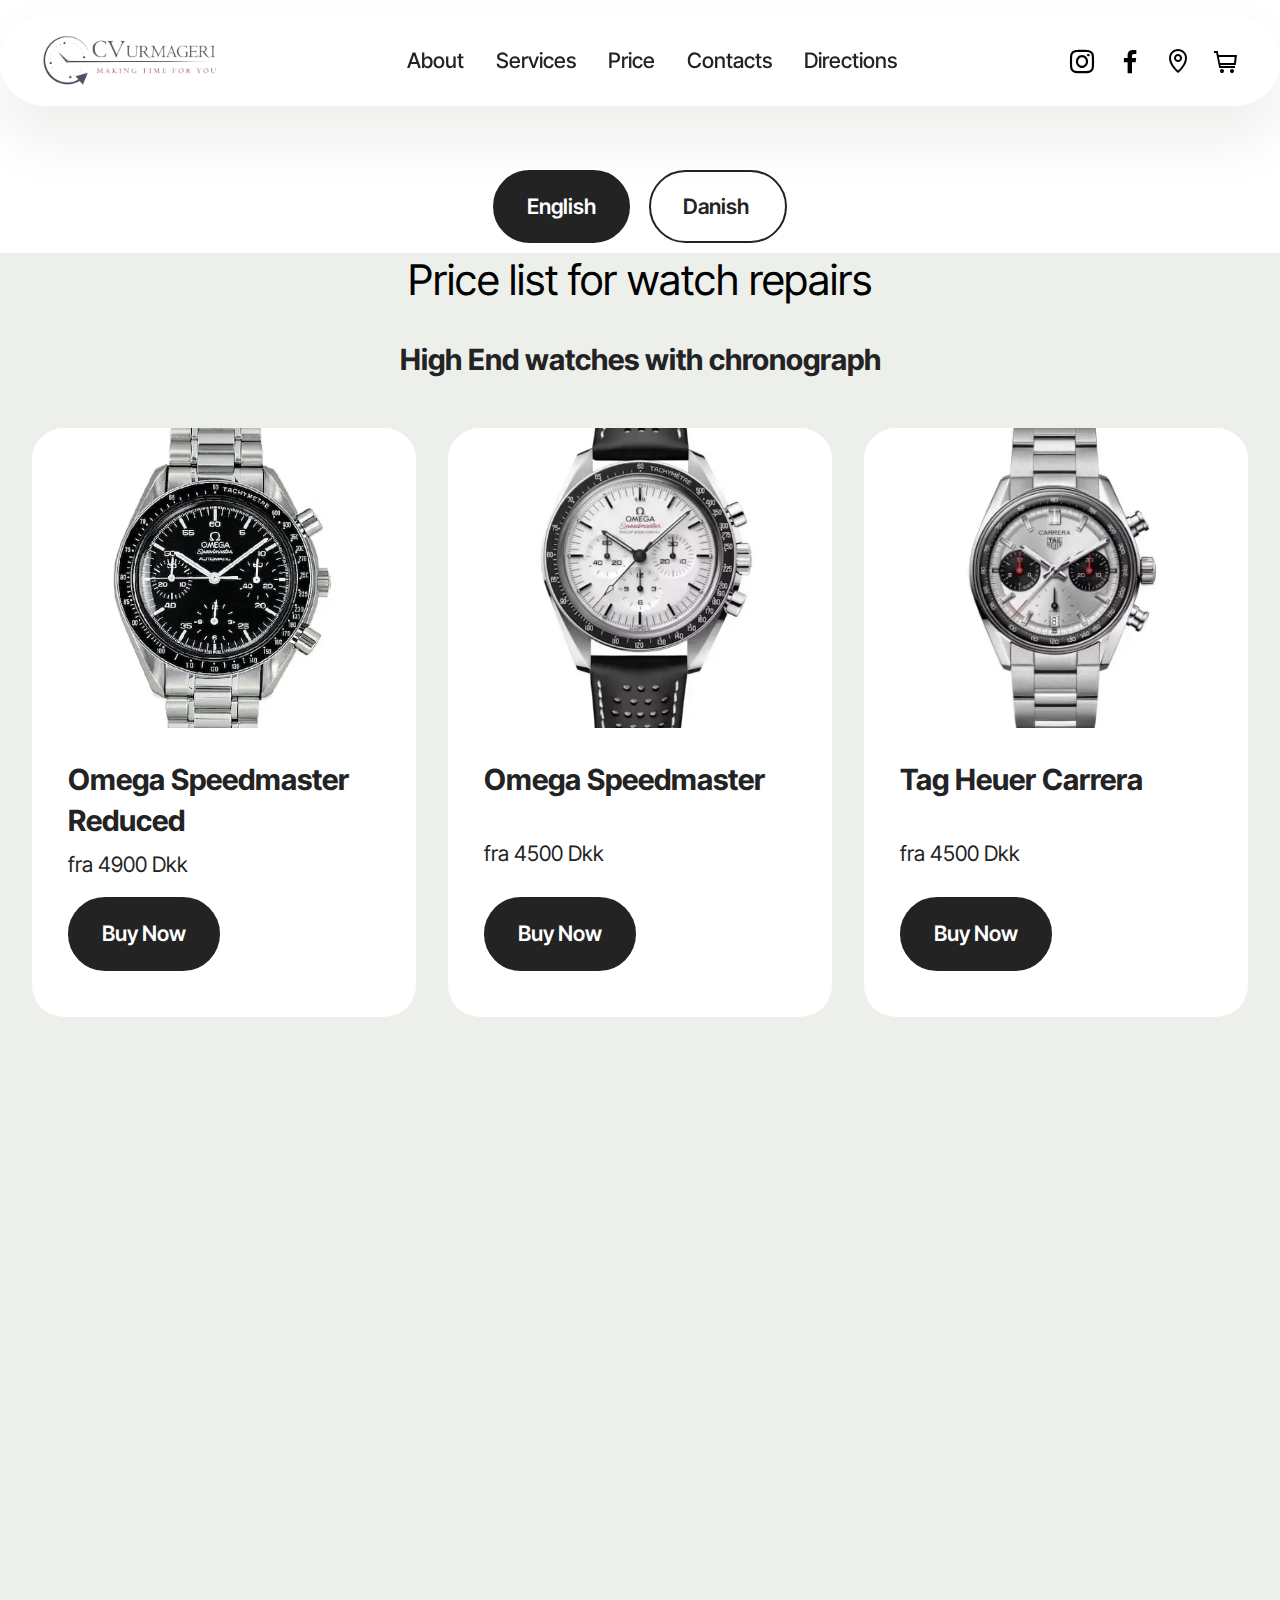
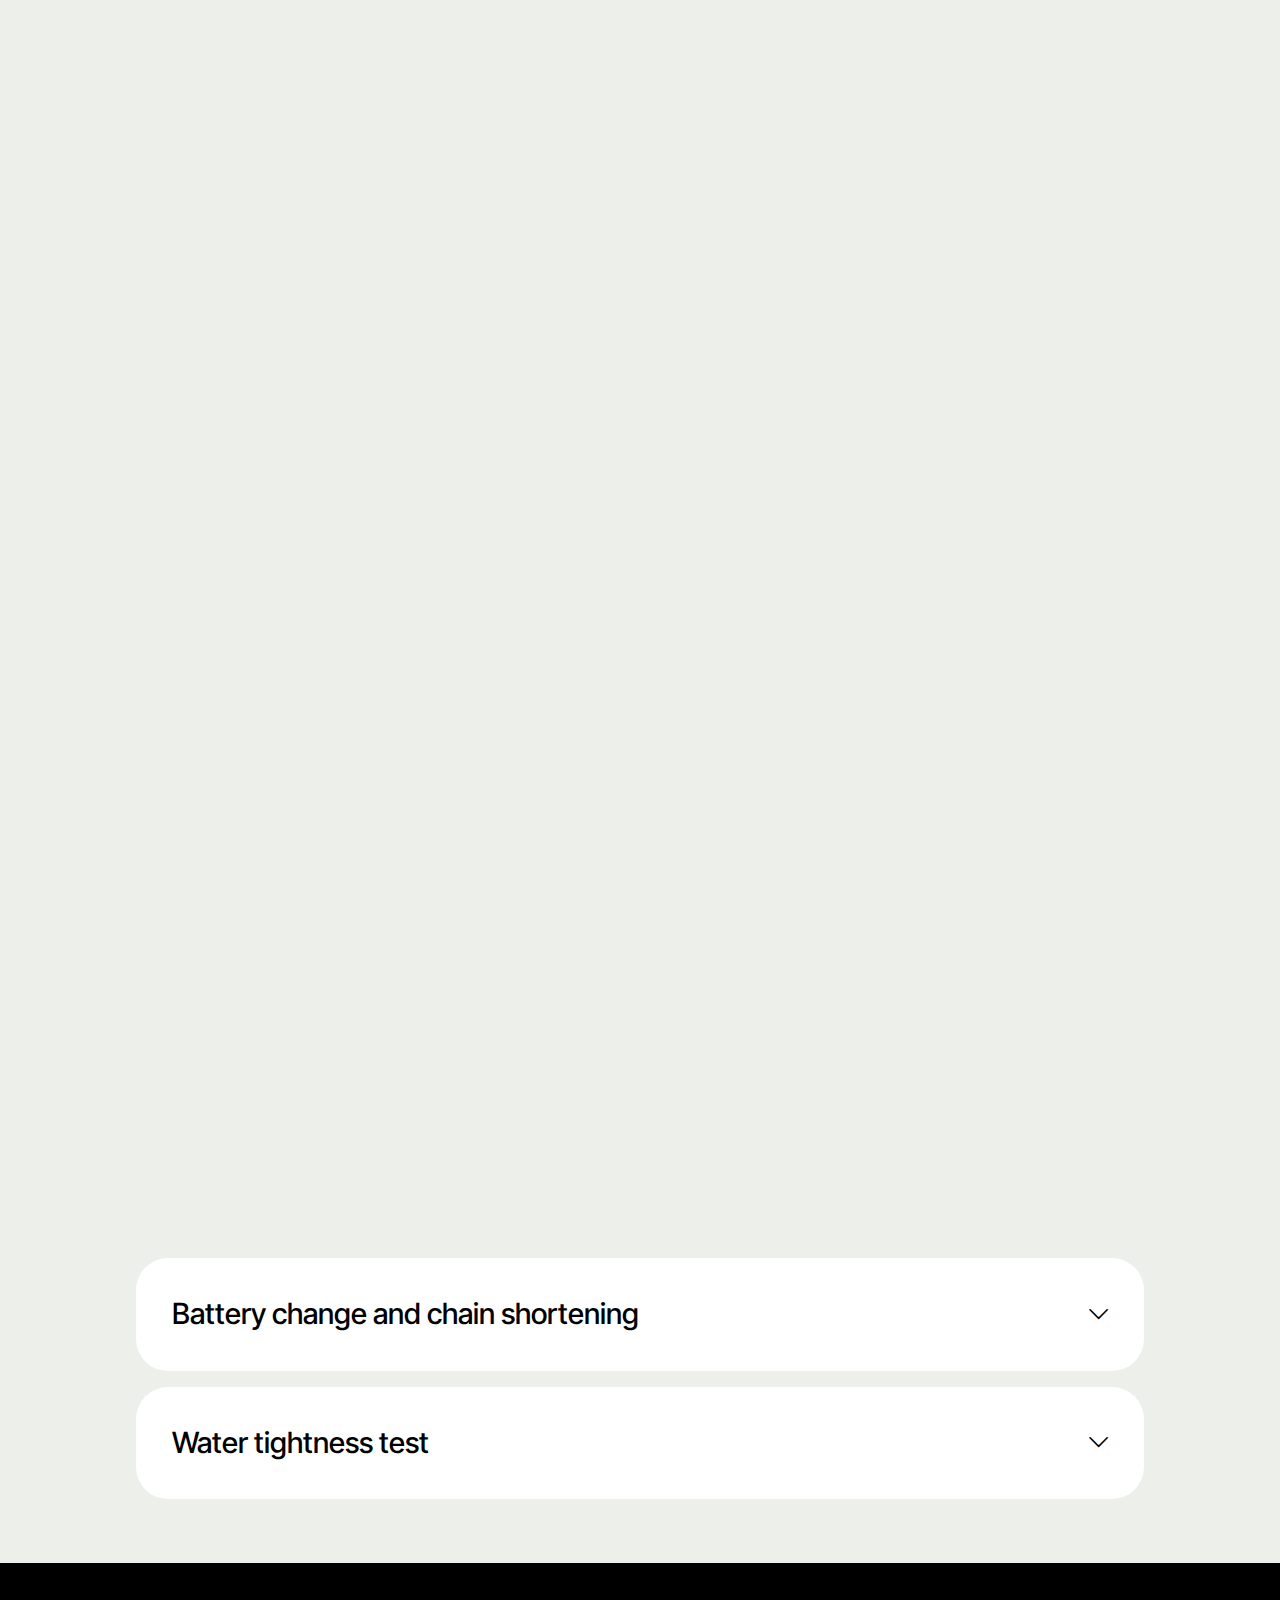
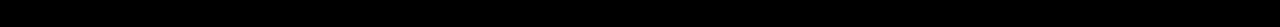
<file: price en.html>
<!DOCTYPE html>
<html  >
<head>
  <meta charset="UTF-8">
  <meta http-equiv="X-UA-Compatible" content="IE=edge">
  <meta name="generator" content="">
  <meta name="viewport" content="width=device-width, initial-scale=1, minimum-scale=1">
  <link rel="shortcut icon" href="assets/images/cv-with-background-made-by-mms-128x91.png" type="image/x-icon">
  <meta name="description" content="">
  
  
  <title>price en</title>
  <link rel="stylesheet" href="assets/web/assets/mobirise-icons2/mobirise2.css">
  <link rel="stylesheet" href="assets/bootstrap/css/bootstrap.min.css">
  <link rel="stylesheet" href="assets/bootstrap/css/bootstrap-grid.min.css">
  <link rel="stylesheet" href="assets/bootstrap/css/bootstrap-reboot.min.css">
  <link rel="stylesheet" href="assets/animatecss/animate.css">
  <link rel="stylesheet" href="assets/dropdown/css/style.css">
  <link rel="stylesheet" href="assets/socicon/css/styles.css">
  <link rel="stylesheet" href="assets/theme/css/style.css">
  <link rel="preload" href="https://fonts.googleapis.com/css2?family=Inter+Tight:wght@400;700&display=swap&display=swap" as="style" onload="this.onload=null;this.rel='stylesheet'">
  <noscript><link rel="stylesheet" href="https://fonts.googleapis.com/css2?family=Inter+Tight:wght@400;700&display=swap&display=swap"></noscript>
  <link rel="preload" as="style" href="assets/mms/css/mbr-additional.css?v=DIyQ18"><link rel="stylesheet" href="assets/mms/css/mbr-additional.css?v=DIyQ18" type="text/css">

  
  
  
</head>
<body>
  
  <section data-bs-version="5.1" class="menu menu2 cid-ugHBLAfUDn" once="menu" id="menu02-z">
	

	<nav class="navbar navbar-dropdown navbar-fixed-top navbar-expand-lg">
		<div class="container">
			<div class="navbar-brand">
				<span class="navbar-logo">
					<a href="home en.html">
						<img src="assets/images/cvurmageri-google-logo-removebg-preview-2.webp" alt="Made by MMS" style="height: 3.2rem;">
					</a>
				</span>
				
			</div>
			<button class="navbar-toggler" type="button" data-toggle="collapse" data-bs-toggle="collapse" data-target="#navbarSupportedContent" data-bs-target="#navbarSupportedContent" aria-controls="navbarNavAltMarkup" aria-expanded="false" aria-label="Toggle navigation">
				<div class="hamburger">
					<span></span>
					<span></span>
					<span></span>
					<span></span>
				</div>
			</button>
			<div class="collapse navbar-collapse" id="navbarSupportedContent">
				<ul class="navbar-nav nav-dropdown nav-right" data-app-modern-menu="true"><li class="nav-item">
						<a class="nav-link link text-black text-primary display-4" href="about en.html">About</a>
					</li>
					<li class="nav-item">
						<a class="nav-link link text-black text-primary display-4" href="home en.html#header01-20" aria-expanded="false">Services</a>
					</li>
					<li class="nav-item">
						<a class="nav-link link text-black text-primary display-4" href="price en.html">Price</a>
					</li><li class="nav-item"><a class="nav-link link text-black text-primary display-4" href="contact en.html">Contacts</a></li><li class="nav-item"><a class="nav-link link text-black text-primary display-4" href="home en.html#map01-1d">Directions</a></li></ul>
				<div class="icons-menu">
					<a class="iconfont-wrapper" href="https://www.instagram.com/cvurmageri/">
						<span class="p-2 mbr-iconfont socicon-instagram socicon"></span>
					</a>
					<a class="iconfont-wrapper" href="https://www.facebook.com/cvurmageri">
						<span class="p-2 mbr-iconfont socicon-facebook socicon"></span>
					</a>
					<a class="iconfont-wrapper" href="https://www.google.com/maps/place/CVurmageri/@55.6708956,12.5318721,17z/data=!3m1!4b1!4m6!3m5!1s0x46525022aa63d3db:0xd87b68f9d09fec98!8m2!3d55.6708956!4d12.5318721!16s%2Fg%2F1pt_15wzk?entry=ttu" target="_blank">
						<span class="p-2 mbr-iconfont mobi-mbri-map-pin mobi-mbri"></span>
					</a>
					<a class="iconfont-wrapper" href="home en.html#features024-23">
						<span class="p-2 mbr-iconfont mobi-mbri-shopping-cart mobi-mbri"></span>
					</a>
				</div>
				
			</div>
		</div>
	</nav>
</section>

<section data-bs-version="5.1" class="article16 cid-ugIFnz68PG" id="article16-2e">
    
    <div class="container">
        <div class="row justify-content-center">
            <div class="col-md-12 col-lg-4">
                <div class="mbr-section-btn align-center"><a class="btn btn-black display-4" href="price en.html">English</a>
                    <a class="btn btn-black-outline display-4" href="price.html">Danish&nbsp;<br></a></div>
            </div>
        </div>
    </div>
</section>

<section data-bs-version="5.1" class="pricing02 cid-ugIFsfEEEU" id="pricing02-2i">
  
  
  <div class="container">
    <div class="row justify-content-center">
      <div class="col-12 content-head">
        <div class="mbr-section-head mb-5">
          <h4 class="mbr-section-title mbr-fonts-style align-center mb-0 display-2">Price list for watch repairs</h4>
          <h5 class="mbr-section-subtitle mbr-fonts-style align-center mb-0 mt-4 display-5"><strong>High End watches with chronograph</strong></h5>
          
        </div>
      </div>
    </div>
    <div class="row">
      <div class="item features-image col-12 col-md-6 col-lg-4">
        <div class="item-wrapper">
          <div class="item-img">
            <img src="assets/images/omega-speedmaster-reduced-35105000-89affc-550x550.webp" alt="" data-slide-to="0" data-bs-slide-to="0">
          </div>
          <div class="item-content">
            <h5 class="item-title mbr-fonts-style display-5"><strong>Omega Speedmaster Reduced</strong></h5>
            <h6 class="item-subtitle mbr-fonts-style display-7">fra 4900 Dkk</h6>
            
            <div class="mbr-section-btn item-footer"><a href="https://www.omegawatches.com/en-dk/watch-omega-speedmaster-reduced-35105000" class="btn item-btn btn-black display-7">Buy Now</a></div>
          </div>

        </div>
      </div><div class="item features-image col-12 col-md-6 col-lg-4">
        <div class="item-wrapper">
          <div class="item-img">
            <img src="assets/images/omega-speedmaster-moonwatch-professional-co-axial-master-chronometer-chronograph-42-mm-31032425004002-1f4c45-550x550.webp" alt="" data-slide-to="1" data-bs-slide-to="1">
          </div>
          <div class="item-content">
            <h5 class="item-title mbr-fonts-style display-5"><strong>Omega Speedmaster&nbsp;</strong></h5>
            <h6 class="item-subtitle mbr-fonts-style display-7"><br>fra 4500 Dkk</h6>
            
            <div class="mbr-section-btn item-footer"><a href="https://www.omegawatches.com/watches/speedmaster/moonwatch-professional/catalog" class="btn item-btn btn-black display-7">Buy Now</a></div>
          </div>

        </div>
      </div>
      <div class="item features-image col-12 col-md-6 col-lg-4">
        <div class="item-wrapper">
          <div class="item-img">
            <img src="assets/images/cbs2216.ba0041-913-770x578.webp" alt="" data-slide-to="2" data-bs-slide-to="2">
          </div>
          <div class="item-content">
            <h5 class="item-title mbr-fonts-style display-5"><strong>Tag Heuer Carrera&nbsp;</strong></h5>
            <h6 class="item-subtitle mbr-fonts-style display-7">	
<div><br></div><div>fra 4500 Dkk</div></h6>
            
            <div class="mbr-section-btn item-footer"><a href="https://www.tagheuer.com/us/en/collection-carrera/collection-carrera.html" class="btn item-btn btn-black display-7">Buy Now</a></div>
          </div>
        </div>
      </div>
      
    </div>
  </div>
</section>

<section data-bs-version="5.1" class="pricing03 cid-ugIFpFYuGB" id="pricing03-2f">
  

  
  <div class="container">
    <div class="row justify-content-center">
      <div class="col-12 content-head">
        <div class="mbr-section-head mb-5">
          <h4 class="mbr-section-title mbr-fonts-style align-center mb-0 display-2"><strong>Mechanical watch with manual winding</strong></h4>
          
        </div>
      </div>
    </div>
    <div class="row">
      <div class="item features-without-image col-12 col-md-6 col-lg-4 item-mb active">
        <div class="item-wrapper">
          <div class="item-head">
            <h5 class="item-title mbr-fonts-style mb-0 display-5"><div><strong>Manual winding</strong></div><div><strong><br></strong></div><div><strong>
</strong></div></h5>
            
          </div>
          <div class="item-content">
            <p class="mbr-text mbr-fonts-style display-7"><strong>fra 1650 Dkk</strong></p>
            
            
          </div>
          
        </div>
      </div>
      <div class="item features-without-image col-12 col-md-6 col-lg-4 item-mb">
        <div class="item-wrapper">
          <div class="item-head">
            <h5 class="item-title mbr-fonts-style mb-0 display-5"><strong>Manual winding with date</strong></h5>
            
          </div>
          <div class="item-content">
            <p class="mbr-text mbr-fonts-style display-7"><strong>
              fra 1850 Dkk
            </strong></p>
            
            
          </div>
          
        </div>
      </div>
      <div class="item features-without-image col-12 col-md-6 col-lg-4 item-mb">
        <div class="item-wrapper">
          <div class="item-head">
            <h5 class="item-title mbr-fonts-style mb-0 display-5">Omega etc.<br><br></h5>
            
          </div>
          <div class="item-content">
            <p class="mbr-text mbr-fonts-style display-7"><strong>
              fra 2500 Dkk
            </strong></p>
            
            
          </div>
          
        </div>
      </div>
    </div>
  </div>
</section>

<section data-bs-version="5.1" class="pricing03 cid-ugIFqarNDf" id="pricing03-2g">
  

  
  <div class="container">
    <div class="row justify-content-center">
      <div class="col-12 content-head">
        <div class="mbr-section-head mb-5">
          <h4 class="mbr-section-title mbr-fonts-style align-center mb-0 display-2"><strong>Mechanical watch with automatic movement</strong></h4>
          
        </div>
      </div>
    </div>
    <div class="row">
      <div class="item features-without-image col-12 col-md-6 col-lg-4 item-mb active">
        <div class="item-wrapper">
          <div class="item-head">
            <h5 class="item-title mbr-fonts-style mb-0 display-5"><strong>Automatic watch
</strong><div><strong>
</strong></div><div><strong><br></strong></div></h5>
            
          </div>
          <div class="item-content">
            <p class="mbr-text mbr-fonts-style display-7"><strong>fra 2800 Dkk</strong></p>
            
            
          </div>
          
        </div>
      </div>
      <div class="item features-without-image col-12 col-md-6 col-lg-4 item-mb">
        <div class="item-wrapper">
          <div class="item-head">
            <h5 class="item-title mbr-fonts-style mb-0 display-5"><strong>Automatic watch with date</strong></h5>
            
          </div>
          <div class="item-content">
            <p class="mbr-text mbr-fonts-style display-7"><strong>fra 3400 Dkk</strong><br></p>
            
            
          </div>
          
        </div>
      </div>
      <div class="item features-without-image col-12 col-md-6 col-lg-4 item-mb">
        <div class="item-wrapper">
          <div class="item-head">
            <h5 class="item-title mbr-fonts-style mb-0 display-5"><strong>Omega, Rolex, Tag Heuer etc.</strong></h5>
            
          </div>
          <div class="item-content">
            <p class="mbr-text mbr-fonts-style display-7"><strong>fra 3800 Dkk</strong></p>
            
            
          </div>
          
        </div>
      </div>
    </div>
  </div>
</section>

<section data-bs-version="5.1" class="pricing03 cid-ugIFMj5jVh" id="pricing03-2l">
  

  
  <div class="container">
    <div class="row justify-content-center">
      <div class="col-12 content-head">
        <div class="mbr-section-head mb-5">
          <h4 class="mbr-section-title mbr-fonts-style align-center mb-0 display-2"><strong>Mechanical watch with chronograph</strong></h4>
          
        </div>
      </div>
    </div>
    <div class="row">
      <div class="item features-without-image col-12 col-md-6 col-lg-4 item-mb active">
        <div class="item-wrapper">
          <div class="item-head">
            <h5 class="item-title mbr-fonts-style mb-0 display-5"><div><strong>Mechanical watch with chronograph</strong></div></h5>
            
          </div>
          <div class="item-content">
            <p class="mbr-text mbr-fonts-style display-7"><strong>fra 2800 Dkk</strong><br></p>
            
            
          </div>
          
        </div>
      </div>
      <div class="item features-without-image col-12 col-md-6 col-lg-4 item-mb">
        <div class="item-wrapper">
          <div class="item-head">
            <h5 class="item-title mbr-fonts-style mb-0 display-5"><strong>Automatic watch with date</strong></h5>
            
          </div>
          <div class="item-content">
            <p class="mbr-text mbr-fonts-style display-7"><strong>fra 3400 Dkk</strong><br></p>
            
            
          </div>
          
        </div>
      </div>
      <div class="item features-without-image col-12 col-md-6 col-lg-4 item-mb">
        <div class="item-wrapper">
          <div class="item-head">
            <h5 class="item-title mbr-fonts-style mb-0 display-5"><strong>Omega, Rolex, Tag Heuer etc.</strong></h5>
            
          </div>
          <div class="item-content">
            <p class="mbr-text mbr-fonts-style display-7"><strong>fra 3800 Dkk</strong><br></p>
            
            
          </div>
          
        </div>
      </div>
    </div>
  </div>
</section>

<section data-bs-version="5.1" class="list1 cid-ugIFt6Ndwq" id="list01-2j">	
    
	
	<div class="container">
		<div class="row justify-content-center">
			<div class="col-12 col-md-12 col-lg-10 m-auto">
				<div class="content">
					<div class="row justify-content-center mb-5">
						<div class="col-12 content-head">
							<div class="mbr-section-head">
								<h4 class="mbr-section-title mbr-fonts-style align-center mb-0 display-2"><strong>Small repairs</strong></h4>
								<h5 class="mbr-section-subtitle mbr-fonts-style align-center mt-4 mb-0 display-7"><strong>Prices may vary as some repairs require more time, material or spare parts</strong></h5>
							</div>
						</div>
					</div>
					<div id="bootstrap-accordion_90" class="panel-group accordionStyles accordion" role="tablist" aria-multiselectable="true">
						<div class="card">
							<div class="card-header" role="tab" id="headingOne">
								<a role="button" class="panel-title collapsed" data-toggle="collapse" data-bs-toggle="collapse" data-core="" href="#collapse1_90" aria-expanded="false" aria-controls="collapse1">
									<h6 class="panel-title-edit mbr-semibold mbr-fonts-style mb-0 display-5">Battery change and chain shortening</h6>
									<span class="sign mbr-iconfont mobi-mbri-arrow-down"></span>
								</a>
							</div>
							<div id="collapse1_90" class="panel-collapse noScroll collapse" role="tabpanel" aria-labelledby="headingOne" data-parent="#accordion" data-bs-parent="#bootstrap-accordion_90">
								<div class="panel-body">
									<p class="mbr-fonts-style panel-text display-7">Battery change&nbsp; &nbsp; &nbsp; &nbsp; &nbsp; &nbsp; &nbsp; &nbsp; &nbsp; &nbsp; &nbsp; &nbsp; &nbsp; &nbsp; &nbsp;125 Dkk
<br>
<br>Battery replacement Lithium&nbsp; &nbsp; &nbsp; 200 Dkk
<br>
<br>Seiko Kinetic et al.&nbsp; &nbsp; &nbsp; &nbsp; &nbsp; &nbsp; &nbsp; &nbsp; &nbsp; &nbsp; &nbsp; &nbsp; &nbsp;495 Dkk
<br>
<br>Shortening of watch chain&nbsp; &nbsp; &nbsp; &nbsp; &nbsp; 125 Dkk</p>
								</div>
							</div>
						</div>
						<div class="card">
							<div class="card-header" role="tab" id="headingOne">
								<a role="button" class="panel-title collapsed" data-toggle="collapse" data-bs-toggle="collapse" data-core="" href="#collapse2_90" aria-expanded="false" aria-controls="collapse2">
									<h6 class="panel-title-edit mbr-semibold mbr-fonts-style mb-0 display-5">Water tightness test</h6>
									<span class="sign mbr-iconfont mobi-mbri-arrow-down"></span>
								</a>
							</div>
							<div id="collapse2_90" class="panel-collapse noScroll collapse" role="tabpanel" aria-labelledby="headingOne" data-parent="#accordion" data-bs-parent="#bootstrap-accordion_90">
								<div class="panel-body">
									<p class="mbr-fonts-style panel-text display-7">350 Dkk
<br>
<br>Inspection and lubrication of various seals + testing under pressure and vacuum in a test machine!</p>
								</div>
							</div>
						</div>
						
						
						
						
					</div>
				</div>
			</div>
		</div>
	</div>
</section>

<section data-bs-version="5.1" class="footer4 cid-ugIFtQQbjg" once="footers" id="footer04-2k">

    

    

    <div class="container">
        <div class="media-container-row align-center mbr-white">
            <div class="col-12">
                <p class="mbr-text mb-0 mbr-fonts-style display-7"></p>
            </div>
        </div>
    </div>  
  
  </section><script src="assets/bootstrap/js/bootstrap.bundle.min.js"></script>  <script src="assets/smoothscroll/smooth-scroll.js"></script>  <script src="assets/ytplayer/index.js"></script>  <script src="assets/dropdown/js/navbar-dropdown.js"></script>  <script src="assets/vimeoplayer/player.js"></script>  <script src="assets/masonry/masonry.pkgd.min.js"></script>  <script src="assets/imagesloaded/imagesloaded.pkgd.min.js"></script>  <script src="assets/theme/js/script.js"></script> 
  <input name="animation" type="hidden">
  </body>
</html>
</file>
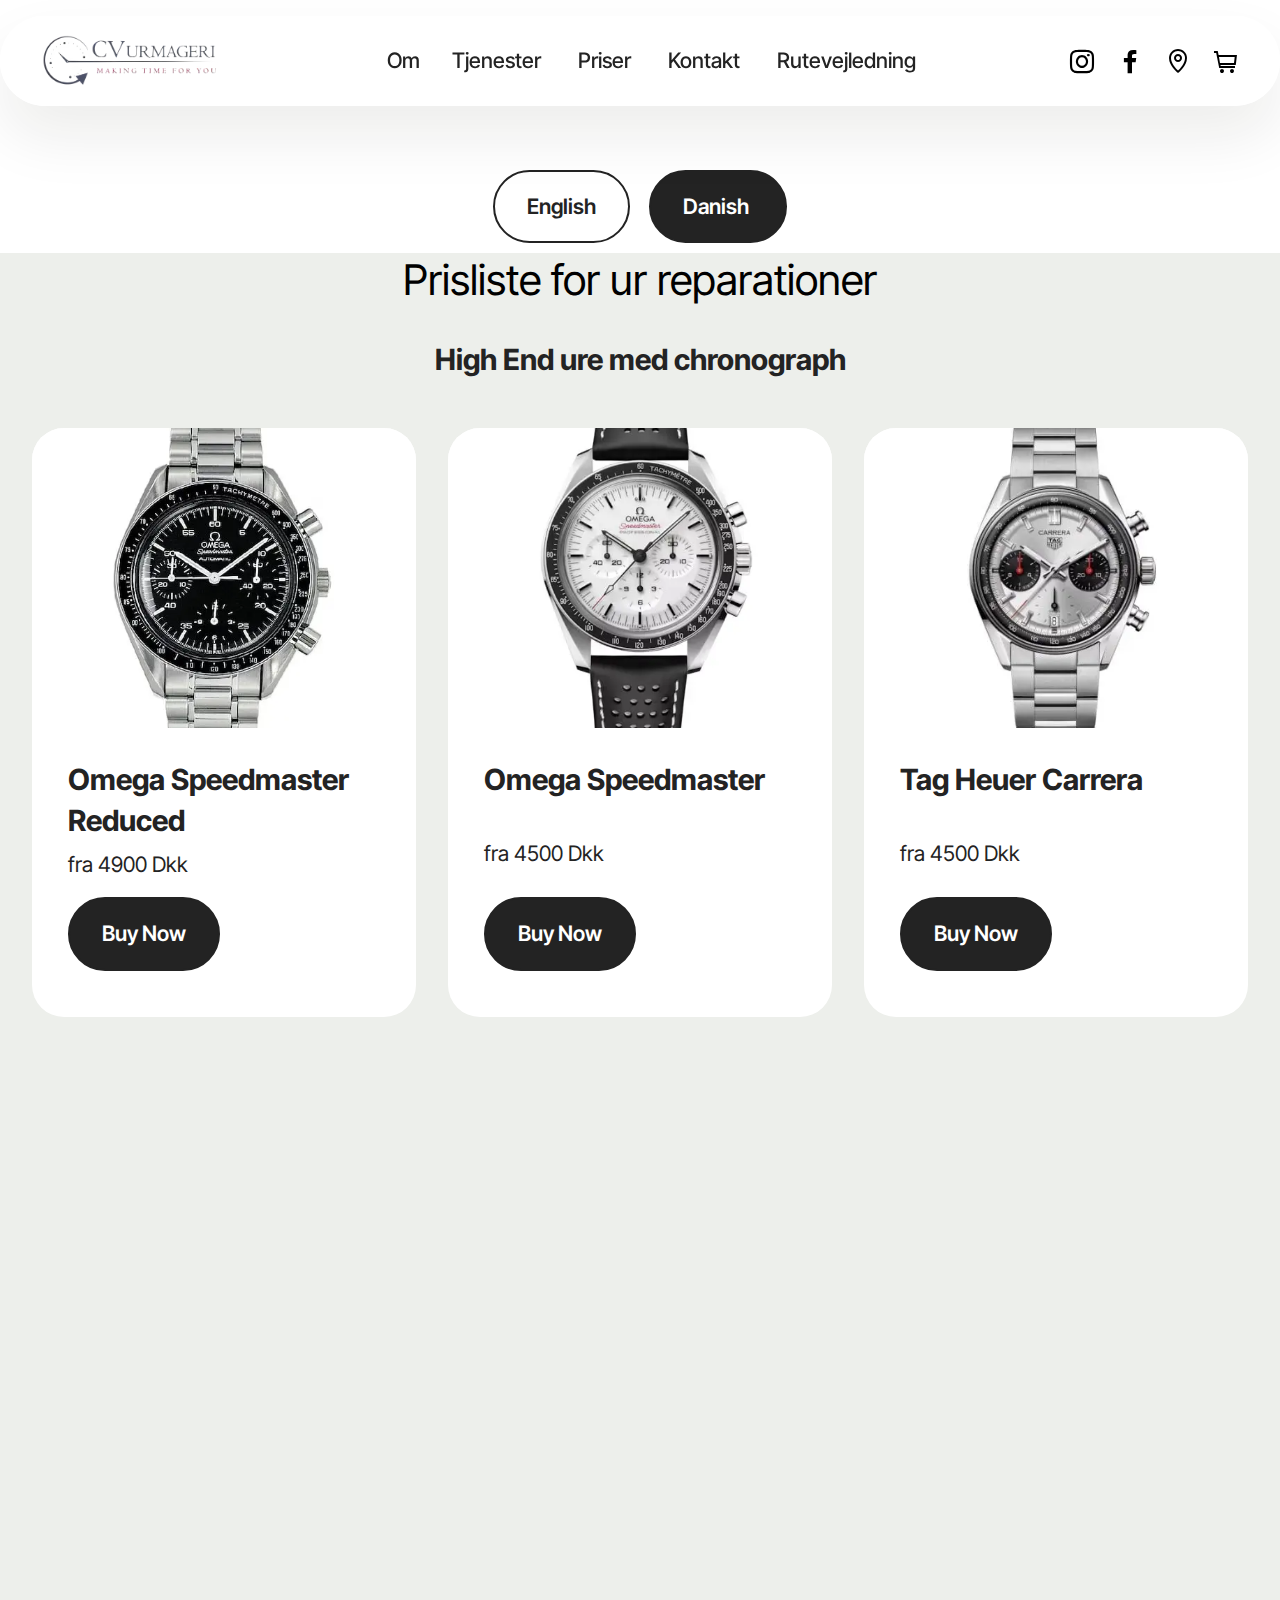
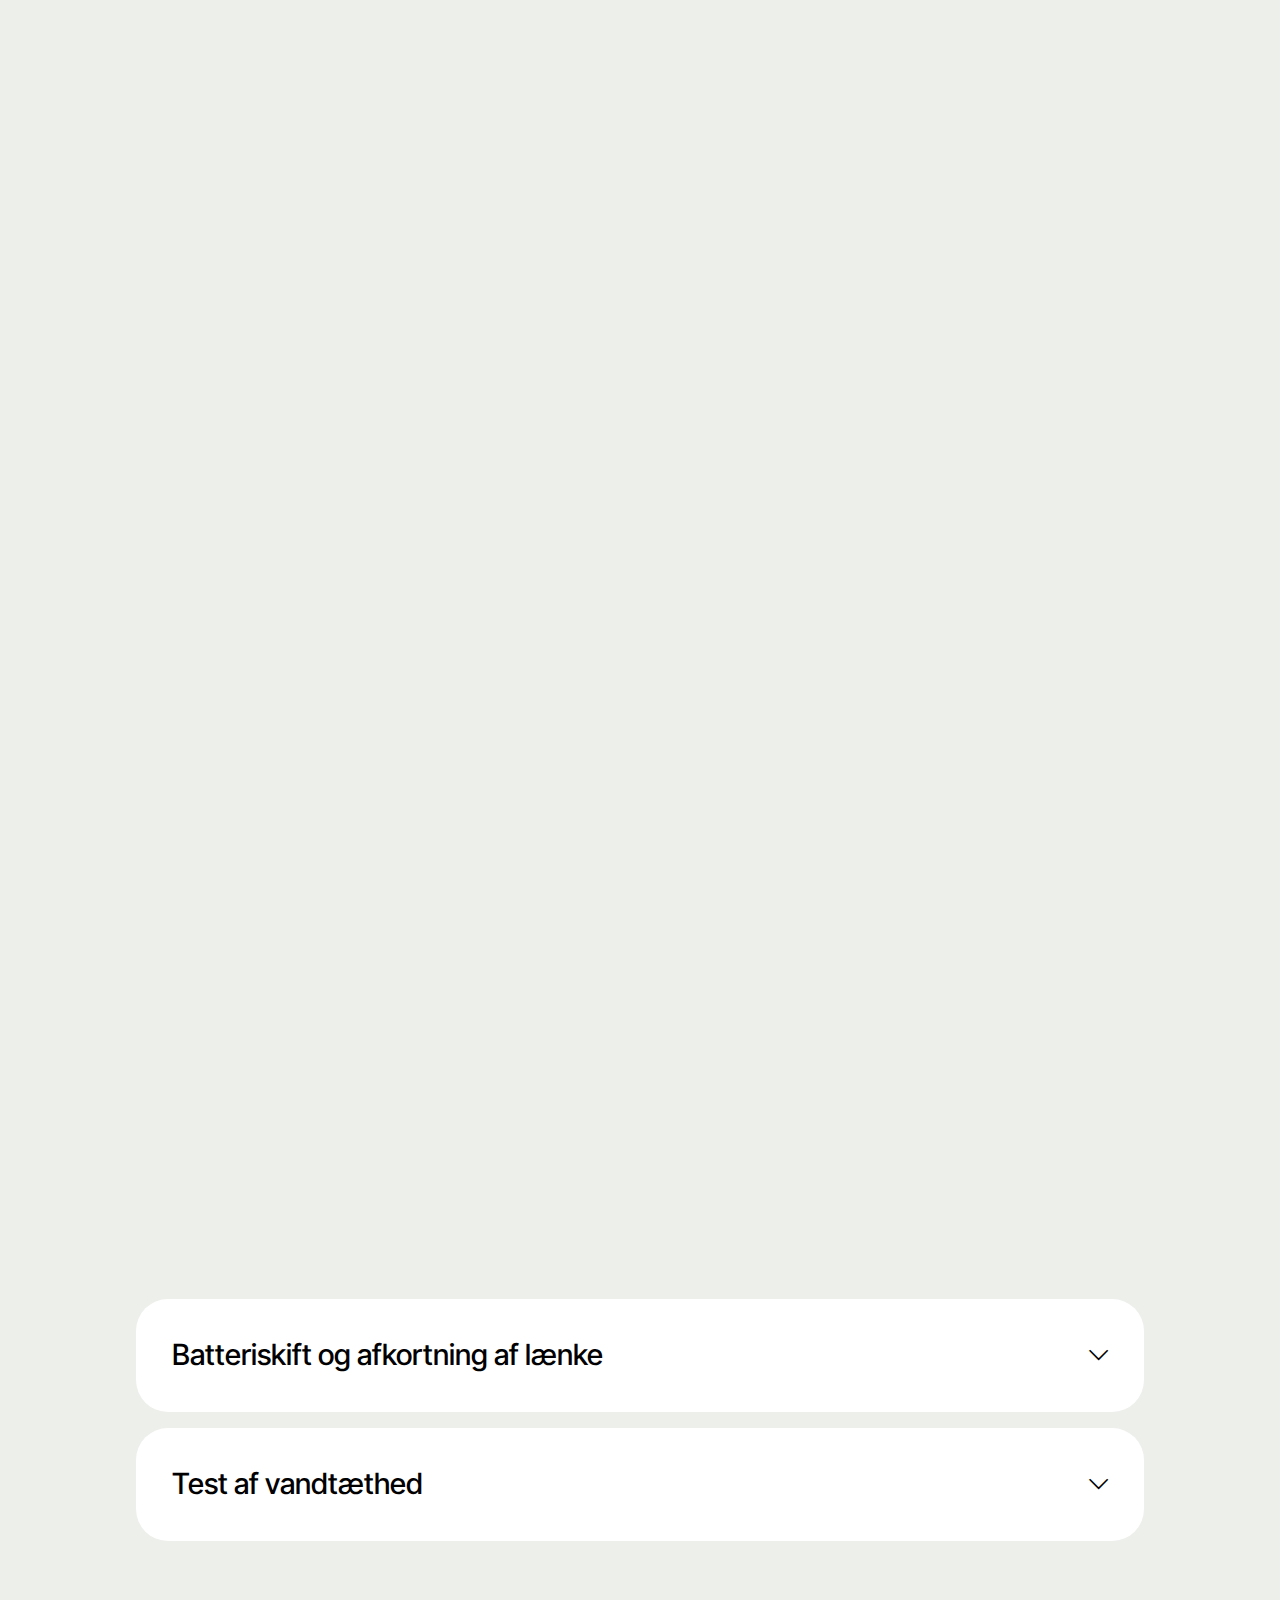
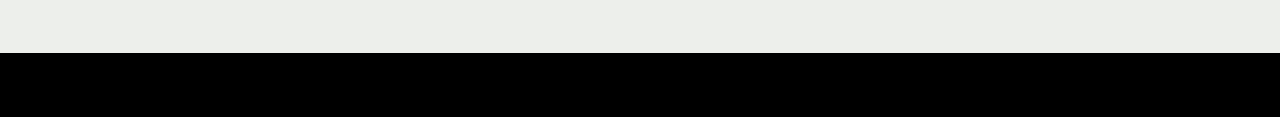
<file: price.html>
<!DOCTYPE html>
<html  >
<head>
  <meta charset="UTF-8">
  <meta http-equiv="X-UA-Compatible" content="IE=edge">
  <meta name="generator" content="">
  <meta name="viewport" content="width=device-width, initial-scale=1, minimum-scale=1">
  <link rel="shortcut icon" href="assets/images/cv-with-background-made-by-mms-128x91.png" type="image/x-icon">
  <meta name="description" content="">
  
  
  <title>price</title>
  <link rel="stylesheet" href="assets/web/assets/mobirise-icons2/mobirise2.css">
  <link rel="stylesheet" href="assets/bootstrap/css/bootstrap.min.css">
  <link rel="stylesheet" href="assets/bootstrap/css/bootstrap-grid.min.css">
  <link rel="stylesheet" href="assets/bootstrap/css/bootstrap-reboot.min.css">
  <link rel="stylesheet" href="assets/animatecss/animate.css">
  <link rel="stylesheet" href="assets/dropdown/css/style.css">
  <link rel="stylesheet" href="assets/socicon/css/styles.css">
  <link rel="stylesheet" href="assets/theme/css/style.css">
  <link rel="preload" href="https://fonts.googleapis.com/css2?family=Inter+Tight:wght@400;700&display=swap&display=swap" as="style" onload="this.onload=null;this.rel='stylesheet'">
  <noscript><link rel="stylesheet" href="https://fonts.googleapis.com/css2?family=Inter+Tight:wght@400;700&display=swap&display=swap"></noscript>
  <link rel="preload" as="style" href="assets/mms/css/mbr-additional.css?v=Mw6SrA"><link rel="stylesheet" href="assets/mms/css/mbr-additional.css?v=Mw6SrA" type="text/css">

  
  
  
</head>
<body>
  
  <section data-bs-version="5.1" class="menu menu2 cid-ugJoBd6Lez" once="menu" id="menu02-3a">
	

	<nav class="navbar navbar-dropdown navbar-fixed-top navbar-expand-lg">
		<div class="container">
			<div class="navbar-brand">
				<span class="navbar-logo">
					<a href="index.html">
						<img src="assets/images/cvurmageri-google-logo-removebg-preview-2.webp" alt="Made by MMS" style="height: 3.2rem;">
					</a>
				</span>
				
			</div>
			<button class="navbar-toggler" type="button" data-toggle="collapse" data-bs-toggle="collapse" data-target="#navbarSupportedContent" data-bs-target="#navbarSupportedContent" aria-controls="navbarNavAltMarkup" aria-expanded="false" aria-label="Toggle navigation">
				<div class="hamburger">
					<span></span>
					<span></span>
					<span></span>
					<span></span>
				</div>
			</button>
			<div class="collapse navbar-collapse" id="navbarSupportedContent">
				<ul class="navbar-nav nav-dropdown nav-right" data-app-modern-menu="true"><li class="nav-item">
						<a class="nav-link link text-black text-primary display-4" href="about.html">Om</a>
					</li>
					<li class="nav-item">
						<a class="nav-link link text-black text-primary display-4" href="index.html#header01-1" aria-expanded="false">Tjenester&nbsp;<br></a>
					</li>
					<li class="nav-item">
						<a class="nav-link link text-black text-primary display-4" href="price.html">Priser&nbsp;<br></a>
					</li><li class="nav-item"><a class="nav-link link text-black text-primary display-4" href="contact.html">Kontakt&nbsp;<br></a></li><li class="nav-item"><a class="nav-link link text-black text-primary display-4" href="index.html#map01-1b">Rutevejledning</a></li></ul>
				<div class="icons-menu">
					<a class="iconfont-wrapper" href="https://www.instagram.com/cvurmageri/">
						<span class="p-2 mbr-iconfont socicon-instagram socicon"></span>
					</a>
					<a class="iconfont-wrapper" href="https://www.facebook.com/cvurmageri">
						<span class="p-2 mbr-iconfont socicon-facebook socicon"></span>
					</a>
					<a class="iconfont-wrapper" href="https://www.google.com/maps/place/CVurmageri/@55.6708956,12.5318721,17z/data=!3m1!4b1!4m6!3m5!1s0x46525022aa63d3db:0xd87b68f9d09fec98!8m2!3d55.6708956!4d12.5318721!16s%2Fg%2F1pt_15wzk?entry=ttu" target="_blank">
						<span class="p-2 mbr-iconfont mobi-mbri-map-pin mobi-mbri"></span>
					</a>
					<a class="iconfont-wrapper" href="index.html#features024-1z">
						<span class="p-2 mbr-iconfont mobi-mbri-shopping-cart mobi-mbri"></span>
					</a>
				</div>
				
			</div>
		</div>
	</nav>
</section>

<section data-bs-version="5.1" class="article16 cid-ugIrCMWhv3" id="article16-26">
    
    <div class="container">
        <div class="row justify-content-center">
            <div class="col-md-12 col-lg-4">
                <div class="mbr-section-btn align-center"><a class="btn btn-black-outline display-4" href="price en.html">English</a>
                    <a class="btn btn-black display-4" href="price.html">Danish&nbsp;<br></a></div>
            </div>
        </div>
    </div>
</section>

<section data-bs-version="5.1" class="pricing02 cid-ugIs9Cnz6u" id="pricing02-28">
  
  
  <div class="container">
    <div class="row justify-content-center">
      <div class="col-12 content-head">
        <div class="mbr-section-head mb-5">
          <h4 class="mbr-section-title mbr-fonts-style align-center mb-0 display-2">Prisliste for ur reparationer</h4>
          <h5 class="mbr-section-subtitle mbr-fonts-style align-center mb-0 mt-4 display-5"><strong>High End ure med chronograph</strong></h5>
          
        </div>
      </div>
    </div>
    <div class="row">
      <div class="item features-image col-12 col-md-6 col-lg-4">
        <div class="item-wrapper">
          <div class="item-img">
            <img src="assets/images/omega-speedmaster-reduced-35105000-89affc-550x550.webp" alt="" data-slide-to="0" data-bs-slide-to="0">
          </div>
          <div class="item-content">
            <h5 class="item-title mbr-fonts-style display-5"><strong>Omega Speedmaster Reduced</strong></h5>
            <h6 class="item-subtitle mbr-fonts-style display-7">fra 4900 Dkk</h6>
            
            <div class="mbr-section-btn item-footer"><a href="https://www.omegawatches.com/en-dk/watch-omega-speedmaster-reduced-35105000" class="btn item-btn btn-black display-7">Buy Now</a></div>
          </div>

        </div>
      </div><div class="item features-image col-12 col-md-6 col-lg-4">
        <div class="item-wrapper">
          <div class="item-img">
            <img src="assets/images/omega-speedmaster-moonwatch-professional-co-axial-master-chronometer-chronograph-42-mm-31032425004002-1f4c45-550x550.webp" alt="" data-slide-to="1" data-bs-slide-to="1">
          </div>
          <div class="item-content">
            <h5 class="item-title mbr-fonts-style display-5"><strong>Omega Speedmaster&nbsp;</strong></h5>
            <h6 class="item-subtitle mbr-fonts-style display-7"><br>fra 4500 Dkk</h6>
            
            <div class="mbr-section-btn item-footer"><a href="https://www.omegawatches.com/watches/speedmaster/moonwatch-professional/catalog" class="btn item-btn btn-black display-7">Buy Now</a></div>
          </div>

        </div>
      </div>
      <div class="item features-image col-12 col-md-6 col-lg-4">
        <div class="item-wrapper">
          <div class="item-img">
            <img src="assets/images/cbs2216.ba0041-913-770x578.webp" alt="" data-slide-to="2" data-bs-slide-to="2">
          </div>
          <div class="item-content">
            <h5 class="item-title mbr-fonts-style display-5"><strong>Tag Heuer Carrera&nbsp;</strong></h5>
            <h6 class="item-subtitle mbr-fonts-style display-7">	
<div><br></div><div>fra 4500 Dkk</div></h6>
            
            <div class="mbr-section-btn item-footer"><a href="https://www.tagheuer.com/us/en/collection-carrera/collection-carrera.html" class="btn item-btn btn-black display-7">Buy Now</a></div>
          </div>
        </div>
      </div>
      
    </div>
  </div>
</section>

<section data-bs-version="5.1" class="pricing03 cid-ugIAoU7dIe" id="pricing03-2a">
  

  
  <div class="container">
    <div class="row justify-content-center">
      <div class="col-12 content-head">
        <div class="mbr-section-head mb-5">
          <h4 class="mbr-section-title mbr-fonts-style align-center mb-0 display-2"><strong>Mekanisk ur med manuelt optræk</strong></h4>
          
        </div>
      </div>
    </div>
    <div class="row">
      <div class="item features-without-image col-12 col-md-6 col-lg-4 item-mb active">
        <div class="item-wrapper">
          <div class="item-head">
            <h5 class="item-title mbr-fonts-style mb-0 display-5"><strong>Manuelt optræk
</strong><div><strong><br></strong></div></h5>
            
          </div>
          <div class="item-content">
            <p class="mbr-text mbr-fonts-style display-7"><strong>fra 1650 Dkk</strong></p>
            
            
          </div>
          
        </div>
      </div>
      <div class="item features-without-image col-12 col-md-6 col-lg-4 item-mb">
        <div class="item-wrapper">
          <div class="item-head">
            <h5 class="item-title mbr-fonts-style mb-0 display-5"><strong>Manuelt optræk med dato</strong></h5>
            
          </div>
          <div class="item-content">
            <p class="mbr-text mbr-fonts-style display-7"><strong>
              fra 1850 Dkk
            </strong></p>
            
            
          </div>
          
        </div>
      </div>
      <div class="item features-without-image col-12 col-md-6 col-lg-4 item-mb">
        <div class="item-wrapper">
          <div class="item-head">
            <h5 class="item-title mbr-fonts-style mb-0 display-5"><strong>Omega ol.</strong><br><strong><br></strong></h5>
            
          </div>
          <div class="item-content">
            <p class="mbr-text mbr-fonts-style display-7"><strong>
              fra 2500 Dkk
            </strong></p>
            
            
          </div>
          
        </div>
      </div>
    </div>
  </div>
</section>

<section data-bs-version="5.1" class="pricing03 cid-ugIBxc9XT0" id="pricing03-2b">
  

  
  <div class="container">
    <div class="row justify-content-center">
      <div class="col-12 content-head">
        <div class="mbr-section-head mb-5">
          <h4 class="mbr-section-title mbr-fonts-style align-center mb-0 display-2"><strong>Mekanisk ur med Kronograf</strong></h4>
          
        </div>
      </div>
    </div>
    <div class="row">
      <div class="item features-without-image col-12 col-md-6 col-lg-4 item-mb active">
        <div class="item-wrapper">
          <div class="item-head">
            <h5 class="item-title mbr-fonts-style mb-0 display-5"><strong>Automatik ur</strong><br><strong><br></strong></h5>
            
          </div>
          <div class="item-content">
            <p class="mbr-text mbr-fonts-style display-7"><strong>fra 2800 Dkk</strong></p>
            
            
          </div>
          
        </div>
      </div>
      <div class="item features-without-image col-12 col-md-6 col-lg-4 item-mb">
        <div class="item-wrapper">
          <div class="item-head">
            <h5 class="item-title mbr-fonts-style mb-0 display-5"><strong>Automatik ur med dato</strong></h5>
            
          </div>
          <div class="item-content">
            <p class="mbr-text mbr-fonts-style display-7"><strong>fra 3400 Dkk</strong><br></p>
            
            
          </div>
          
        </div>
      </div>
      <div class="item features-without-image col-12 col-md-6 col-lg-4 item-mb">
        <div class="item-wrapper">
          <div class="item-head">
            <h5 class="item-title mbr-fonts-style mb-0 display-5"><strong>Omega, Rolex, Tag Heuer ol.</strong></h5>
            
          </div>
          <div class="item-content">
            <p class="mbr-text mbr-fonts-style display-7"><strong>fra 3800 Dkk</strong></p>
            
            
          </div>
          
        </div>
      </div>
    </div>
  </div>
</section>

<section data-bs-version="5.1" class="pricing03 cid-ugID9H3fl2" id="pricing03-2c">
  

  
  <div class="container">
    <div class="row justify-content-center">
      <div class="col-12 content-head">
        <div class="mbr-section-head mb-5">
          <h4 class="mbr-section-title mbr-fonts-style align-center mb-0 display-2"><strong>Mekanisk ur med automatik værk</strong></h4>
          
        </div>
      </div>
    </div>
    <div class="row">
      <div class="item features-without-image col-12 col-md-6 col-lg-4 item-mb active">
        <div class="item-wrapper">
          <div class="item-head">
            <h5 class="item-title mbr-fonts-style mb-0 display-5"><div><strong>Automatik ur</strong></div><div><strong><br></strong></div></h5>
            
          </div>
          <div class="item-content">
            <p class="mbr-text mbr-fonts-style display-7"><strong>fra 2800 Dkk</strong><br></p>
            
            
          </div>
          
        </div>
      </div>
      <div class="item features-without-image col-12 col-md-6 col-lg-4 item-mb">
        <div class="item-wrapper">
          <div class="item-head">
            <h5 class="item-title mbr-fonts-style mb-0 display-5"><strong>Automatik ur med dato</strong></h5>
            
          </div>
          <div class="item-content">
            <p class="mbr-text mbr-fonts-style display-7"><strong>fra 3400 Dkk</strong><br></p>
            
            
          </div>
          
        </div>
      </div>
      <div class="item features-without-image col-12 col-md-6 col-lg-4 item-mb">
        <div class="item-wrapper">
          <div class="item-head">
            <h5 class="item-title mbr-fonts-style mb-0 display-5"><strong>Omega, Rolex, Tag Heuer ol.</strong></h5>
            
          </div>
          <div class="item-content">
            <p class="mbr-text mbr-fonts-style display-7"><strong>fra 3800 Dkk</strong><br></p>
            
            
          </div>
          
        </div>
      </div>
    </div>
  </div>
</section>

<section data-bs-version="5.1" class="list1 cid-ugIrG28ARf" id="list01-27">	
    
	
	<div class="container">
		<div class="row justify-content-center">
			<div class="col-12 col-md-12 col-lg-10 m-auto">
				<div class="content">
					<div class="row justify-content-center mb-5">
						<div class="col-12 content-head">
							<div class="mbr-section-head">
								<h4 class="mbr-section-title mbr-fonts-style align-center mb-0 display-2"><strong>Små reparationer</strong></h4>
								<h5 class="mbr-section-subtitle mbr-fonts-style align-center mt-4 mb-0 display-7"><strong>Priserne kan variere, da visse reparationer kræver mere tid, materiale eller reservedele</strong></h5>
							</div>
						</div>
					</div>
					<div id="bootstrap-accordion_78" class="panel-group accordionStyles accordion" role="tablist" aria-multiselectable="true">
						<div class="card">
							<div class="card-header" role="tab" id="headingOne">
								<a role="button" class="panel-title collapsed" data-toggle="collapse" data-bs-toggle="collapse" data-core="" href="#collapse1_78" aria-expanded="false" aria-controls="collapse1">
									<h6 class="panel-title-edit mbr-semibold mbr-fonts-style mb-0 display-5">Batteriskift og afkortning af lænke</h6>
									<span class="sign mbr-iconfont mobi-mbri-arrow-down"></span>
								</a>
							</div>
							<div id="collapse1_78" class="panel-collapse noScroll collapse" role="tabpanel" aria-labelledby="headingOne" data-parent="#accordion" data-bs-parent="#bootstrap-accordion_78">
								<div class="panel-body">
									<p class="mbr-fonts-style panel-text display-7">Batteriskift&nbsp; &nbsp; &nbsp; &nbsp; &nbsp; &nbsp; &nbsp; &nbsp; &nbsp; &nbsp; &nbsp; &nbsp; &nbsp; &nbsp; &nbsp; 125 Dkk
<br>
<br>Batteriskift Litihium&nbsp; &nbsp; &nbsp; &nbsp; &nbsp; &nbsp; &nbsp; &nbsp;200 Dkk
<br>
<br>Seiko Kinetic ol.&nbsp; &nbsp; &nbsp; &nbsp; &nbsp; &nbsp; &nbsp; &nbsp; &nbsp; &nbsp; &nbsp;495 Dkk
<br>
<br>Afkortning af ur lænke&nbsp; &nbsp; &nbsp; &nbsp; &nbsp; 125 Dkk</p>
								</div>
							</div>
						</div>
						<div class="card">
							<div class="card-header" role="tab" id="headingOne">
								<a role="button" class="panel-title collapsed" data-toggle="collapse" data-bs-toggle="collapse" data-core="" href="#collapse2_78" aria-expanded="false" aria-controls="collapse2">
									<h6 class="panel-title-edit mbr-semibold mbr-fonts-style mb-0 display-5">Test af vandtæthed</h6>
									<span class="sign mbr-iconfont mobi-mbri-arrow-down"></span>
								</a>
							</div>
							<div id="collapse2_78" class="panel-collapse noScroll collapse" role="tabpanel" aria-labelledby="headingOne" data-parent="#accordion" data-bs-parent="#bootstrap-accordion_78">
								<div class="panel-body">
									<p class="mbr-fonts-style panel-text display-7">350 Dkk
<br>
<br>Gennemgang og smøring af diverse pakninger + test under tryk og vakuum i test maskine !</p>
								</div>
							</div>
						</div>
						
						
						
						
					</div>
				</div>
			</div>
		</div>
	</div>
</section>

<section data-bs-version="5.1" class="footer4 cid-ugIEVYfAr4" once="footers" id="footer04-2d">

    

    

    <div class="container">
        <div class="media-container-row align-center mbr-white">
            <div class="col-12">
                <p class="mbr-text mb-0 mbr-fonts-style display-7"></p>
            </div>
        </div>
    </div>  
  
  </section><script src="assets/bootstrap/js/bootstrap.bundle.min.js"></script>  <script src="assets/smoothscroll/smooth-scroll.js"></script>  <script src="assets/ytplayer/index.js"></script>  <script src="assets/dropdown/js/navbar-dropdown.js"></script>  <script src="assets/vimeoplayer/player.js"></script>  <script src="assets/masonry/masonry.pkgd.min.js"></script>  <script src="assets/imagesloaded/imagesloaded.pkgd.min.js"></script>  <script src="assets/theme/js/script.js"></script> 
  <input name="animation" type="hidden">
  </body>
</html>
</file>
<file: assets/web/assets/mobirise-icons2/mobirise2.css>
@font-face {
  font-family: 'Moririse2';
  font-display: swap;
  src:  url('mobirise2.eot?f2bix4');
  src:  url('mobirise2.eot?f2bix4#iefix') format('embedded-opentype'),
    url('mobirise2.ttf?f2bix4') format('truetype'),
    url('mobirise2.woff?f2bix4') format('woff'),
    url('mobirise2.svg?f2bix4#mobirise2') format('svg');
  font-weight: normal;
  font-style: normal;
}

[class^="mobi-"], [class*=" mobi-"] {
  /* use !important to prevent issues with browser extensions that change fonts */
  font-family: 'Moririse2' !important;
  speak: none;
  font-style: normal;
  font-weight: normal;
  font-variant: normal;
  text-transform: none;
  line-height: 1;

  /* Better Font Rendering =========== */
  -webkit-font-smoothing: antialiased;
  -moz-osx-font-smoothing: grayscale;
}

.mobi-mbri-add-submenu:before {
  content: "\e900";
}
.mobi-mbri-alert:before {
  content: "\e901";
}
.mobi-mbri-align-center:before {
  content: "\e902";
}
.mobi-mbri-align-justify:before {
  content: "\e903";
}
.mobi-mbri-align-left:before {
  content: "\e904";
}
.mobi-mbri-align-right:before {
  content: "\e905";
}
.mobi-mbri-android:before {
  content: "\e906";
}
.mobi-mbri-apple:before {
  content: "\e907";
}
.mobi-mbri-arrow-down:before {
  content: "\e908";
}
.mobi-mbri-arrow-next:before {
  content: "\e909";
}
.mobi-mbri-arrow-prev:before {
  content: "\e90a";
}
.mobi-mbri-arrow-up:before {
  content: "\e90b";
}
.mobi-mbri-bold:before {
  content: "\e90c";
}
.mobi-mbri-bookmark:before {
  content: "\e90d";
}
.mobi-mbri-bootstrap:before {
  content: "\e90e";
}
.mobi-mbri-briefcase:before {
  content: "\e90f";
}
.mobi-mbri-browse:before {
  content: "\e910";
}
.mobi-mbri-bulleted-list:before {
  content: "\e911";
}
.mobi-mbri-calendar:before {
  content: "\e912";
}
.mobi-mbri-camera:before {
  content: "\e913";
}
.mobi-mbri-cart-add:before {
  content: "\e914";
}
.mobi-mbri-cart-full:before {
  content: "\e915";
}
.mobi-mbri-cash:before {
  content: "\e916";
}
.mobi-mbri-change-style:before {
  content: "\e917";
}
.mobi-mbri-chat:before {
  content: "\e918";
}
.mobi-mbri-clock:before {
  content: "\e919";
}
.mobi-mbri-close:before {
  content: "\e91a";
}
.mobi-mbri-cloud:before {
  content: "\e91b";
}
.mobi-mbri-code:before {
  content: "\e91c";
}
.mobi-mbri-contact-form:before {
  content: "\e91d";
}
.mobi-mbri-credit-card:before {
  content: "\e91e";
}
.mobi-mbri-cursor-click:before {
  content: "\e91f";
}
.mobi-mbri-cust-feedback:before {
  content: "\e920";
}
.mobi-mbri-database:before {
  content: "\e921";
}
.mobi-mbri-delivery:before {
  content: "\e922";
}
.mobi-mbri-desktop:before {
  content: "\e923";
}
.mobi-mbri-devices:before {
  content: "\e924";
}
.mobi-mbri-down:before {
  content: "\e925";
}
.mobi-mbri-download-2:before {
  content: "\e926";
}
.mobi-mbri-download:before {
  content: "\e927";
}
.mobi-mbri-drag-n-drop-2:before {
  content: "\e928";
}
.mobi-mbri-drag-n-drop:before {
  content: "\e929";
}
.mobi-mbri-edit-2:before {
  content: "\e92a";
}
.mobi-mbri-edit:before {
  content: "\e92b";
}
.mobi-mbri-error:before {
  content: "\e92c";
}
.mobi-mbri-extension:before {
  content: "\e92d";
}
.mobi-mbri-features:before {
  content: "\e92e";
}
.mobi-mbri-file:before {
  content: "\e92f";
}
.mobi-mbri-flag:before {
  content: "\e930";
}
.mobi-mbri-folder:before {
  content: "\e931";
}
.mobi-mbri-gift:before {
  content: "\e932";
}
.mobi-mbri-github:before {
  content: "\e933";
}
.mobi-mbri-globe-2:before {
  content: "\e934";
}
.mobi-mbri-globe:before {
  content: "\e935";
}
.mobi-mbri-growing-chart:before {
  content: "\e936";
}
.mobi-mbri-hearth:before {
  content: "\e937";
}
.mobi-mbri-help:before {
  content: "\e938";
}
.mobi-mbri-home:before {
  content: "\e939";
}
.mobi-mbri-hot-cup:before {
  content: "\e93a";
}
.mobi-mbri-idea:before {
  content: "\e93b";
}
.mobi-mbri-image-gallery:before {
  content: "\e93c";
}
.mobi-mbri-image-slider:before {
  content: "\e93d";
}
.mobi-mbri-info:before {
  content: "\e93e";
}
.mobi-mbri-italic:before {
  content: "\e93f";
}
.mobi-mbri-key:before {
  content: "\e940";
}
.mobi-mbri-laptop:before {
  content: "\e941";
}
.mobi-mbri-layers:before {
  content: "\e942";
}
.mobi-mbri-left-right:before {
  content: "\e943";
}
.mobi-mbri-left:before {
  content: "\e944";
}
.mobi-mbri-letter:before {
  content: "\e945";
}
.mobi-mbri-like:before {
  content: "\e946";
}
.mobi-mbri-link:before {
  content: "\e947";
}
.mobi-mbri-lock:before {
  content: "\e948";
}
.mobi-mbri-login:before {
  content: "\e949";
}
.mobi-mbri-logout:before {
  content: "\e94a";
}
.mobi-mbri-magic-stick:before {
  content: "\e94b";
}
.mobi-mbri-map-pin:before {
  content: "\e94c";
}
.mobi-mbri-menu:before {
  content: "\e94d";
}
.mobi-mbri-mobile-2:before {
  content: "\e94e";
}
.mobi-mbri-mobile-horizontal:before {
  content: "\e94f";
}
.mobi-mbri-mobile:before {
  content: "\e950";
}
.mobi-mbri-mobirise:before {
  content: "\e951";
}
.mobi-mbri-more-horizontal:before {
  content: "\e952";
}
.mobi-mbri-more-vertical:before {
  content: "\e953";
}
.mobi-mbri-music:before {
  content: "\e954";
}
.mobi-mbri-new-file:before {
  content: "\e955";
}
.mobi-mbri-numbered-list:before {
  content: "\e956";
}
.mobi-mbri-opened-folder:before {
  content: "\e957";
}
.mobi-mbri-pages:before {
  content: "\e958";
}
.mobi-mbri-paper-plane:before {
  content: "\e959";
}
.mobi-mbri-paperclip:before {
  content: "\e95a";
}
.mobi-mbri-phone:before {
  content: "\e95b";
}
.mobi-mbri-photo:before {
  content: "\e95c";
}
.mobi-mbri-photos:before {
  content: "\e95d";
}
.mobi-mbri-pin:before {
  content: "\e95e";
}
.mobi-mbri-play:before {
  content: "\e95f";
}
.mobi-mbri-plus:before {
  content: "\e960";
}
.mobi-mbri-preview:before {
  content: "\e961";
}
.mobi-mbri-print:before {
  content: "\e962";
}
.mobi-mbri-protect:before {
  content: "\e963";
}
.mobi-mbri-question:before {
  content: "\e964";
}
.mobi-mbri-quote-left:before {
  content: "\e965";
}
.mobi-mbri-quote-right:before {
  content: "\e966";
}
.mobi-mbri-redo:before {
  content: "\e967";
}
.mobi-mbri-refresh:before {
  content: "\e968";
}
.mobi-mbri-responsive-2:before {
  content: "\e969";
}
.mobi-mbri-responsive:before {
  content: "\e96a";
}
.mobi-mbri-right:before {
  content: "\e96b";
}
.mobi-mbri-rocket:before {
  content: "\e96c";
}
.mobi-mbri-sad-face:before {
  content: "\e96d";
}
.mobi-mbri-sale:before {
  content: "\e96e";
}
.mobi-mbri-save:before {
  content: "\e96f";
}
.mobi-mbri-search:before {
  content: "\e970";
}
.mobi-mbri-setting-2:before {
  content: "\e971";
}
.mobi-mbri-setting-3:before {
  content: "\e972";
}
.mobi-mbri-setting:before {
  content: "\e973";
}
.mobi-mbri-share:before {
  content: "\e974";
}
.mobi-mbri-shopping-bag:before {
  content: "\e975";
}
.mobi-mbri-shopping-basket:before {
  content: "\e976";
}
.mobi-mbri-shopping-cart:before {
  content: "\e977";
}
.mobi-mbri-sites:before {
  content: "\e978";
}
.mobi-mbri-smile-face:before {
  content: "\e979";
}
.mobi-mbri-speed:before {
  content: "\e97a";
}
.mobi-mbri-star:before {
  content: "\e97b";
}
.mobi-mbri-success:before {
  content: "\e97c";
}
.mobi-mbri-sun:before {
  content: "\e97d";
}
.mobi-mbri-sun2:before {
  content: "\e97e";
}
.mobi-mbri-tablet-vertical:before {
  content: "\e97f";
}
.mobi-mbri-tablet:before {
  content: "\e980";
}
.mobi-mbri-target:before {
  content: "\e981";
}
.mobi-mbri-timer:before {
  content: "\e982";
}
.mobi-mbri-to-ftp:before {
  content: "\e983";
}
.mobi-mbri-to-local-drive:before {
  content: "\e984";
}
.mobi-mbri-touch-swipe:before {
  content: "\e985";
}
.mobi-mbri-touch:before {
  content: "\e986";
}
.mobi-mbri-trash:before {
  content: "\e987";
}
.mobi-mbri-underline:before {
  content: "\e988";
}
.mobi-mbri-undo:before {
  content: "\e989";
}
.mobi-mbri-unlink:before {
  content: "\e98a";
}
.mobi-mbri-unlock:before {
  content: "\e98b";
}
.mobi-mbri-up-down:before {
  content: "\e98c";
}
.mobi-mbri-up:before {
  content: "\e98d";
}
.mobi-mbri-update:before {
  content: "\e98e";
}
.mobi-mbri-upload-2:before {
  content: "\e98f";
}
.mobi-mbri-upload:before {
  content: "\e990";
}
.mobi-mbri-user-2:before {
  content: "\e991";
}
.mobi-mbri-user:before {
  content: "\e992";
}
.mobi-mbri-users:before {
  content: "\e993";
}
.mobi-mbri-video-play:before {
  content: "\e994";
}
.mobi-mbri-video:before {
  content: "\e995";
}
.mobi-mbri-watch:before {
  content: "\e996";
}
.mobi-mbri-website-theme-2:before {
  content: "\e997";
}
.mobi-mbri-website-theme:before {
  content: "\e998";
}
.mobi-mbri-wifi:before {
  content: "\e999";
}
.mobi-mbri-windows:before {
  content: "\e99a";
}
.mobi-mbri-zoom-in:before {
  content: "\e99b";
}
.mobi-mbri-zoom-out:before {
  content: "\e99c";
}
</file>
<file: assets/parallax/jarallax.css>
.jarallax {
    position: relative;
    z-index: 0;
}
.jarallax > .jarallax-img {
    position: absolute;
    object-fit: cover;
    /* support for plugin https://github.com/bfred-it/object-fit-images */
    font-family: 'object-fit: cover;';
    top: 0;
    left: 0;
    width: 100%;
    height: 100%;
    z-index: -1;
}
</file>
<file: assets/dropdown/css/style.css>
.navbar-dropdown {
  left: 0;
  padding: 0;
  position: absolute;
  right: 0;
  top: 0;
  transition: all 0.45s ease;
  z-index: 1030;
  background: #282828; }
  .navbar-dropdown .navbar-logo {
    margin-right: 0.8rem;
    transition: margin 0.3s ease-in-out;
    vertical-align: middle; }
    .navbar-dropdown .navbar-logo img {
      height: 3.125rem;
      transition: all 0.3s ease-in-out; }
    .navbar-dropdown .navbar-logo.mbr-iconfont {
      font-size: 3.125rem;
      line-height: 3.125rem; }
  .navbar-dropdown .navbar-caption {
    font-weight: 700;
    white-space: normal;
    vertical-align: -4px;
    line-height: 3.125rem !important; }
    .navbar-dropdown .navbar-caption, .navbar-dropdown .navbar-caption:hover {
      color: inherit;
      text-decoration: none; }
  .navbar-dropdown .mbr-iconfont + .navbar-caption {
    vertical-align: -1px; }
  .navbar-dropdown.navbar-fixed-top {
    position: fixed; }
  .navbar-dropdown .navbar-brand span {
    vertical-align: -4px; }
  .navbar-dropdown.bg-color.transparent {
    background: none; }
  .navbar-dropdown.navbar-short .navbar-brand {
    padding: 0.625rem 0; }
    .navbar-dropdown.navbar-short .navbar-brand span {
      vertical-align: -1px; }
  .navbar-dropdown.navbar-short .navbar-caption {
    line-height: 2.375rem !important;
    vertical-align: -2px; }
  .navbar-dropdown.navbar-short .navbar-logo {
    margin-right: 0.5rem; }
    .navbar-dropdown.navbar-short .navbar-logo img {
      height: 2.375rem; }
    .navbar-dropdown.navbar-short .navbar-logo.mbr-iconfont {
      font-size: 2.375rem;
      line-height: 2.375rem; }
  .navbar-dropdown.navbar-short .mbr-table-cell {
    height: 3.625rem; }
  .navbar-dropdown .navbar-close {
    left: 0.6875rem;
    position: fixed;
    top: 0.75rem;
    z-index: 1000; }
  .navbar-dropdown .hamburger-icon {
    content: "";
    display: inline-block;
    vertical-align: middle;
    width: 16px;
    -webkit-box-shadow: 0 -6px 0 1px #282828,0 0 0 1px #282828,0 6px 0 1px #282828;
    -moz-box-shadow: 0 -6px 0 1px #282828,0 0 0 1px #282828,0 6px 0 1px #282828;
    box-shadow: 0 -6px 0 1px #282828,0 0 0 1px #282828,0 6px 0 1px #282828; }

.dropdown-menu .dropdown-toggle[data-toggle="dropdown-submenu"]::after {
  border-bottom: 0.35em solid transparent;
  border-left: 0.35em solid;
  border-right: 0;
  border-top: 0.35em solid transparent;
  margin-left: 0.3rem; }

.dropdown-menu .dropdown-item:focus {
  outline: 0; }

.nav-dropdown {
  font-size: 0.75rem;
  font-weight: 500;
  height: auto !important; }
  .nav-dropdown .nav-btn {
    padding-left: 1rem; }
  .nav-dropdown .link {
    margin: .667em 1.667em;
    font-weight: 500;
    padding: 0;
    transition: color .2s ease-in-out; }
    .nav-dropdown .link.dropdown-toggle {
      margin-right: 2.583em; }
      .nav-dropdown .link.dropdown-toggle::after {
        margin-left: .25rem;
        border-top: 0.35em solid;
        border-right: 0.35em solid transparent;
        border-left: 0.35em solid transparent;
        border-bottom: 0; }
      .nav-dropdown .link.dropdown-toggle[aria-expanded="true"] {
        margin: 0;
        padding: 0.667em 3.263em  0.667em 1.667em; }
  .nav-dropdown .link::after,
  .nav-dropdown .dropdown-item::after {
    color: inherit; }
  .nav-dropdown .btn {
    font-size: 0.75rem;
    font-weight: 700;
    letter-spacing: 0;
    margin-bottom: 0;
    padding-left: 1.25rem;
    padding-right: 1.25rem; }
  .nav-dropdown .dropdown-menu {
    border-radius: 0;
    border: 0;
    left: 0;
    margin: 0;
    padding-bottom: 1.25rem;
    padding-top: 1.25rem;
    position: relative; }
  .nav-dropdown .dropdown-submenu {
    margin-left: 0.125rem;
    top: 0; }
  .nav-dropdown .dropdown-item {
    font-weight: 500;
    line-height: 2;
    padding: 0.3846em 4.615em 0.3846em 1.5385em;
    position: relative;
    transition: color .2s ease-in-out, background-color .2s ease-in-out; }
    .nav-dropdown .dropdown-item::after {
      margin-top: -0.3077em;
      position: absolute;
      right: 1.1538em;
      top: 50%; }
    .nav-dropdown .dropdown-item:focus, .nav-dropdown .dropdown-item:hover {
      background: none; }

@media (max-width: 767px) {
  .nav-dropdown.navbar-toggleable-sm {
    bottom: 0;
    display: none;
    left: 0;
    overflow-x: hidden;
    position: fixed;
    top: 0;
    transform: translateX(-100%);
    -ms-transform: translateX(-100%);
    -webkit-transform: translateX(-100%);
    width: 18.75rem;
    z-index: 999; } }
.nav-dropdown.navbar-toggleable-xl {
  bottom: 0;
  display: none;
  left: 0;
  overflow-x: hidden;
  position: fixed;
  top: 0;
  transform: translateX(-100%);
  -ms-transform: translateX(-100%);
  -webkit-transform: translateX(-100%);
  width: 18.75rem;
  z-index: 999; }

.nav-dropdown-sm {
  display: block !important;
  overflow-x: hidden;
  overflow: auto;
  padding-top: 3.875rem; }
  .nav-dropdown-sm::after {
    content: "";
    display: block;
    height: 3rem;
    width: 100%; }
  .nav-dropdown-sm.collapse.in ~ .navbar-close {
    display: block !important; }
  .nav-dropdown-sm.collapsing, .nav-dropdown-sm.collapse.in {
    transform: translateX(0);
    -ms-transform: translateX(0);
    -webkit-transform: translateX(0);
    transition: all 0.25s ease-out;
    -webkit-transition: all 0.25s ease-out;
    background: #282828; }
  .nav-dropdown-sm.collapsing[aria-expanded="false"] {
    transform: translateX(-100%);
    -ms-transform: translateX(-100%);
    -webkit-transform: translateX(-100%); }
  .nav-dropdown-sm .nav-item {
    display: block;
    margin-left: 0 !important;
    padding-left: 0; }
  .nav-dropdown-sm .link,
  .nav-dropdown-sm .dropdown-item {
    border-top: 1px dotted rgba(255, 255, 255, 0.1);
    font-size: 0.8125rem;
    line-height: 1.6;
    margin: 0 !important;
    padding: 0.875rem 2.4rem 0.875rem 1.5625rem !important;
    position: relative;
    white-space: normal; }
    .nav-dropdown-sm .link:focus, .nav-dropdown-sm .link:hover,
    .nav-dropdown-sm .dropdown-item:focus,
    .nav-dropdown-sm .dropdown-item:hover {
      background: rgba(0, 0, 0, 0.2) !important;
      color: #c0a375; }
  .nav-dropdown-sm .nav-btn {
    position: relative;
    padding: 1.5625rem 1.5625rem 0 1.5625rem; }
    .nav-dropdown-sm .nav-btn::before {
      border-top: 1px dotted rgba(255, 255, 255, 0.1);
      content: "";
      left: 0;
      position: absolute;
      top: 0;
      width: 100%; }
    .nav-dropdown-sm .nav-btn + .nav-btn {
      padding-top: 0.625rem; }
      .nav-dropdown-sm .nav-btn + .nav-btn::before {
        display: none; }
  .nav-dropdown-sm .btn {
    padding: 0.625rem 0; }
  .nav-dropdown-sm .dropdown-toggle[data-toggle="dropdown-submenu"]::after {
    margin-left: .25rem;
    border-top: 0.35em solid;
    border-right: 0.35em solid transparent;
    border-left: 0.35em solid transparent;
    border-bottom: 0; }
  .nav-dropdown-sm .dropdown-toggle[data-toggle="dropdown-submenu"][aria-expanded="true"]::after {
    border-top: 0;
    border-right: 0.35em solid transparent;
    border-left: 0.35em solid transparent;
    border-bottom: 0.35em solid; }
  .nav-dropdown-sm .dropdown-menu {
    margin: 0;
    padding: 0;
    position: relative;
    top: 0;
    left: 0;
    width: 100%;
    border: 0;
    float: none;
    border-radius: 0;
    background: none; }
  .nav-dropdown-sm .dropdown-submenu {
    left: 100%;
    margin-left: 0.125rem;
    margin-top: -1.25rem;
    top: 0; }

.navbar-toggleable-sm .nav-dropdown .dropdown-menu {
  position: absolute; }

.navbar-toggleable-sm .nav-dropdown .dropdown-submenu {
  left: 100%;
  margin-left: 0.125rem;
  margin-top: -1.25rem;
  top: 0; }

.navbar-toggleable-sm.opened .nav-dropdown .dropdown-menu {
  position: relative; }

.navbar-toggleable-sm.opened .nav-dropdown .dropdown-submenu {
  left: 0;
  margin-left: 00rem;
  margin-top: 0rem;
  top: 0; }

.is-builder .nav-dropdown.collapsing {
  transition: none !important; }
</file>
<file: assets/socicon/css/styles.css>
@charset "UTF-8";

@font-face {
  font-family: 'Socicon';
  src:  url('../fonts/socicon.eot');
  src:  url('../fonts/socicon.eot?#iefix') format('embedded-opentype'),
    url('../fonts/socicon.woff2') format('woff2'),
    url('../fonts/socicon.ttf') format('truetype'),
    url('../fonts/socicon.woff') format('woff'),
    url('../fonts/socicon.svg#socicon') format('svg');
  font-weight: normal;
  font-style: normal;
  font-display: swap;
}

[data-icon]:before {
  font-family: "socicon" !important;
  content: attr(data-icon);
  font-style: normal !important;
  font-weight: normal !important;
  font-variant: normal !important;
  text-transform: none !important;
  speak: none;
  line-height: 1;
  -webkit-font-smoothing: antialiased;
  -moz-osx-font-smoothing: grayscale;
}

[class^="socicon-"], [class*=" socicon-"] {
  /* use !important to prevent issues with browser extensions that change fonts */
  font-family: 'Socicon' !important;
  speak: none;
  font-style: normal;
  font-weight: normal;
  font-variant: normal;
  text-transform: none;
  line-height: 1;

  /* Better Font Rendering =========== */
  -webkit-font-smoothing: antialiased;
  -moz-osx-font-smoothing: grayscale;
}

.socicon-500px:before {
  content: "\e000";
}
.socicon-8tracks:before {
  content: "\e001";
}
.socicon-airbnb:before {
  content: "\e002";
}
.socicon-alliance:before {
  content: "\e003";
}
.socicon-amazon:before {
  content: "\e004";
}
.socicon-amplement:before {
  content: "\e005";
}
.socicon-android:before {
  content: "\e006";
}
.socicon-angellist:before {
  content: "\e007";
}
.socicon-apple:before {
  content: "\e008";
}
.socicon-appnet:before {
  content: "\e009";
}
.socicon-baidu:before {
  content: "\e00a";
}
.socicon-bandcamp:before {
  content: "\e00b";
}
.socicon-battlenet:before {
  content: "\e00c";
}
.socicon-mixer:before {
  content: "\e00d";
}
.socicon-bebee:before {
  content: "\e00e";
}
.socicon-bebo:before {
  content: "\e00f";
}
.socicon-behance:before {
  content: "\e010";
}
.socicon-blizzard:before {
  content: "\e011";
}
.socicon-blogger:before {
  content: "\e012";
}
.socicon-buffer:before {
  content: "\e013";
}
.socicon-chrome:before {
  content: "\e014";
}
.socicon-coderwall:before {
  content: "\e015";
}
.socicon-curse:before {
  content: "\e016";
}
.socicon-dailymotion:before {
  content: "\e017";
}
.socicon-deezer:before {
  content: "\e018";
}
.socicon-delicious:before {
  content: "\e019";
}
.socicon-deviantart:before {
  content: "\e01a";
}
.socicon-diablo:before {
  content: "\e01b";
}
.socicon-digg:before {
  content: "\e01c";
}
.socicon-discord:before {
  content: "\e01d";
}
.socicon-disqus:before {
  content: "\e01e";
}
.socicon-douban:before {
  content: "\e01f";
}
.socicon-draugiem:before {
  content: "\e020";
}
.socicon-dribbble:before {
  content: "\e021";
}
.socicon-drupal:before {
  content: "\e022";
}
.socicon-ebay:before {
  content: "\e023";
}
.socicon-ello:before {
  content: "\e024";
}
.socicon-endomodo:before {
  content: "\e025";
}
.socicon-envato:before {
  content: "\e026";
}
.socicon-etsy:before {
  content: "\e027";
}
.socicon-facebook:before {
  content: "\e028";
}
.socicon-feedburner:before {
  content: "\e029";
}
.socicon-filmweb:before {
  content: "\e02a";
}
.socicon-firefox:before {
  content: "\e02b";
}
.socicon-flattr:before {
  content: "\e02c";
}
.socicon-flickr:before {
  content: "\e02d";
}
.socicon-formulr:before {
  content: "\e02e";
}
.socicon-forrst:before {
  content: "\e02f";
}
.socicon-foursquare:before {
  content: "\e030";
}
.socicon-friendfeed:before {
  content: "\e031";
}
.socicon-github:before {
  content: "\e032";
}
.socicon-goodreads:before {
  content: "\e033";
}
.socicon-google:before {
  content: "\e034";
}
.socicon-googlescholar:before {
  content: "\e035";
}
.socicon-googlegroups:before {
  content: "\e036";
}
.socicon-googlephotos:before {
  content: "\e037";
}
.socicon-googleplus:before {
  content: "\e038";
}
.socicon-grooveshark:before {
  content: "\e039";
}
.socicon-hackerrank:before {
  content: "\e03a";
}
.socicon-hearthstone:before {
  content: "\e03b";
}
.socicon-hellocoton:before {
  content: "\e03c";
}
.socicon-heroes:before {
  content: "\e03d";
}
.socicon-smashcast:before {
  content: "\e03e";
}
.socicon-horde:before {
  content: "\e03f";
}
.socicon-houzz:before {
  content: "\e040";
}
.socicon-icq:before {
  content: "\e041";
}
.socicon-identica:before {
  content: "\e042";
}
.socicon-imdb:before {
  content: "\e043";
}
.socicon-instagram:before {
  content: "\e044";
}
.socicon-issuu:before {
  content: "\e045";
}
.socicon-istock:before {
  content: "\e046";
}
.socicon-itunes:before {
  content: "\e047";
}
.socicon-keybase:before {
  content: "\e048";
}
.socicon-lanyrd:before {
  content: "\e049";
}
.socicon-lastfm:before {
  content: "\e04a";
}
.socicon-line:before {
  content: "\e04b";
}
.socicon-linkedin:before {
  content: "\e04c";
}
.socicon-livejournal:before {
  content: "\e04d";
}
.socicon-lyft:before {
  content: "\e04e";
}
.socicon-macos:before {
  content: "\e04f";
}
.socicon-mail:before {
  content: "\e050";
}
.socicon-medium:before {
  content: "\e051";
}
.socicon-meetup:before {
  content: "\e052";
}
.socicon-mixcloud:before {
  content: "\e053";
}
.socicon-modelmayhem:before {
  content: "\e054";
}
.socicon-mumble:before {
  content: "\e055";
}
.socicon-myspace:before {
  content: "\e056";
}
.socicon-newsvine:before {
  content: "\e057";
}
.socicon-nintendo:before {
  content: "\e058";
}
.socicon-npm:before {
  content: "\e059";
}
.socicon-odnoklassniki:before {
  content: "\e05a";
}
.socicon-openid:before {
  content: "\e05b";
}
.socicon-opera:before {
  content: "\e05c";
}
.socicon-outlook:before {
  content: "\e05d";
}
.socicon-overwatch:before {
  content: "\e05e";
}
.socicon-patreon:before {
  content: "\e05f";
}
.socicon-paypal:before {
  content: "\e060";
}
.socicon-periscope:before {
  content: "\e061";
}
.socicon-persona:before {
  content: "\e062";
}
.socicon-pinterest:before {
  content: "\e063";
}
.socicon-play:before {
  content: "\e064";
}
.socicon-player:before {
  content: "\e065";
}
.socicon-playstation:before {
  content: "\e066";
}
.socicon-pocket:before {
  content: "\e067";
}
.socicon-qq:before {
  content: "\e068";
}
.socicon-quora:before {
  content: "\e069";
}
.socicon-raidcall:before {
  content: "\e06a";
}
.socicon-ravelry:before {
  content: "\e06b";
}
.socicon-reddit:before {
  content: "\e06c";
}
.socicon-renren:before {
  content: "\e06d";
}
.socicon-researchgate:before {
  content: "\e06e";
}
.socicon-residentadvisor:before {
  content: "\e06f";
}
.socicon-reverbnation:before {
  content: "\e070";
}
.socicon-rss:before {
  content: "\e071";
}
.socicon-sharethis:before {
  content: "\e072";
}
.socicon-skype:before {
  content: "\e073";
}
.socicon-slideshare:before {
  content: "\e074";
}
.socicon-smugmug:before {
  content: "\e075";
}
.socicon-snapchat:before {
  content: "\e076";
}
.socicon-songkick:before {
  content: "\e077";
}
.socicon-soundcloud:before {
  content: "\e078";
}
.socicon-spotify:before {
  content: "\e079";
}
.socicon-stackexchange:before {
  content: "\e07a";
}
.socicon-stackoverflow:before {
  content: "\e07b";
}
.socicon-starcraft:before {
  content: "\e07c";
}
.socicon-stayfriends:before {
  content: "\e07d";
}
.socicon-steam:before {
  content: "\e07e";
}
.socicon-storehouse:before {
  content: "\e07f";
}
.socicon-strava:before {
  content: "\e080";
}
.socicon-streamjar:before {
  content: "\e081";
}
.socicon-stumbleupon:before {
  content: "\e082";
}
.socicon-swarm:before {
  content: "\e083";
}
.socicon-teamspeak:before {
  content: "\e084";
}
.socicon-teamviewer:before {
  content: "\e085";
}
.socicon-technorati:before {
  content: "\e086";
}
.socicon-telegram:before {
  content: "\e087";
}
.socicon-tripadvisor:before {
  content: "\e088";
}
.socicon-tripit:before {
  content: "\e089";
}
.socicon-triplej:before {
  content: "\e08a";
}
.socicon-tumblr:before {
  content: "\e08b";
}
.socicon-twitch:before {
  content: "\e08c";
}
.socicon-twitter:before {
  content: "\e08d";
}
.socicon-uber:before {
  content: "\e08e";
}
.socicon-ventrilo:before {
  content: "\e08f";
}
.socicon-viadeo:before {
  content: "\e090";
}
.socicon-viber:before {
  content: "\e091";
}
.socicon-viewbug:before {
  content: "\e092";
}
.socicon-vimeo:before {
  content: "\e093";
}
.socicon-vine:before {
  content: "\e094";
}
.socicon-vkontakte:before {
  content: "\e095";
}
.socicon-warcraft:before {
  content: "\e096";
}
.socicon-wechat:before {
  content: "\e097";
}
.socicon-weibo:before {
  content: "\e098";
}
.socicon-whatsapp:before {
  content: "\e099";
}
.socicon-wikipedia:before {
  content: "\e09a";
}
.socicon-windows:before {
  content: "\e09b";
}
.socicon-wordpress:before {
  content: "\e09c";
}
.socicon-wykop:before {
  content: "\e09d";
}
.socicon-xbox:before {
  content: "\e09e";
}
.socicon-xing:before {
  content: "\e09f";
}
.socicon-yahoo:before {
  content: "\e0a0";
}
.socicon-yammer:before {
  content: "\e0a1";
}
.socicon-yandex:before {
  content: "\e0a2";
}
.socicon-yelp:before {
  content: "\e0a3";
}
.socicon-younow:before {
  content: "\e0a4";
}
.socicon-youtube:before {
  content: "\e0a5";
}
.socicon-zapier:before {
  content: "\e0a6";
}
.socicon-zerply:before {
  content: "\e0a7";
}
.socicon-zomato:before {
  content: "\e0a8";
}
.socicon-zynga:before {
  content: "\e0a9";
}
.socicon-spreadshirt:before {
  content: "\e901";
}
.socicon-gamejolt:before {
  content: "\e902";
}
.socicon-trello:before {
  content: "\e903";
}
.socicon-tunein:before {
  content: "\e904";
}
.socicon-bloglovin:before {
  content: "\e905";
}
.socicon-gamewisp:before {
  content: "\e906";
}
.socicon-messenger:before {
  content: "\e907";
}
.socicon-pandora:before {
  content: "\e908";
}
.socicon-augment:before {
  content: "\e909";
}
.socicon-bitbucket:before {
  content: "\e90a";
}
.socicon-fyuse:before {
  content: "\e90b";
}
.socicon-yt-gaming:before {
  content: "\e90c";
}
.socicon-sketchfab:before {
  content: "\e90d";
}
.socicon-mobcrush:before {
  content: "\e90e";
}
.socicon-microsoft:before {
  content: "\e90f";
}
.socicon-realtor:before {
  content: "\e910";
}
.socicon-tidal:before {
  content: "\e911";
}
.socicon-qobuz:before {
  content: "\e912";
}
.socicon-natgeo:before {
  content: "\e913";
}
.socicon-mastodon:before {
  content: "\e914";
}
.socicon-unsplash:before {
  content: "\e915";
}
.socicon-homeadvisor:before {
  content: "\e916";
}
.socicon-angieslist:before {
  content: "\e917";
}
.socicon-codepen:before {
  content: "\e918";
}
.socicon-slack:before {
  content: "\e919";
}
.socicon-openaigym:before {
  content: "\e91a";
}
.socicon-logmein:before {
  content: "\e91b";
}
.socicon-fiverr:before {
  content: "\e91c";
}
.socicon-gotomeeting:before {
  content: "\e91d";
}
.socicon-aliexpress:before {
  content: "\e91e";
}
.socicon-guru:before {
  content: "\e91f";
}
.socicon-appstore:before {
  content: "\e920";
}
.socicon-homes:before {
  content: "\e921";
}
.socicon-zoom:before {
  content: "\e922";
}
.socicon-alibaba:before {
  content: "\e923";
}
.socicon-craigslist:before {
  content: "\e924";
}
.socicon-wix:before {
  content: "\e925";
}
.socicon-redfin:before {
  content: "\e926";
}
.socicon-googlecalendar:before {
  content: "\e927";
}
.socicon-shopify:before {
  content: "\e928";
}
.socicon-freelancer:before {
  content: "\e929";
}
.socicon-seedrs:before {
  content: "\e92a";
}
.socicon-bing:before {
  content: "\e92b";
}
.socicon-doodle:before {
  content: "\e92c";
}
.socicon-bonanza:before {
  content: "\e92d";
}
.socicon-squarespace:before {
  content: "\e92e";
}
.socicon-toptal:before {
  content: "\e92f";
}
.socicon-gust:before {
  content: "\e930";
}
.socicon-ask:before {
  content: "\e931";
}
.socicon-trulia:before {
  content: "\e932";
}
.socicon-loomly:before {
  content: "\e933";
}
.socicon-ghost:before {
  content: "\e934";
}
.socicon-upwork:before {
  content: "\e935";
}
.socicon-fundable:before {
  content: "\e936";
}
.socicon-booking:before {
  content: "\e937";
}
.socicon-googlemaps:before {
  content: "\e938";
}
.socicon-zillow:before {
  content: "\e939";
}
.socicon-niconico:before {
  content: "\e93a";
}
.socicon-toneden:before {
  content: "\e93b";
}
.socicon-crunchbase:before {
  content: "\e93c";
}
.socicon-homefy:before {
  content: "\e93d";
}
.socicon-calendly:before {
  content: "\e93e";
}
.socicon-livemaster:before {
  content: "\e93f";
}
.socicon-udemy:before {
  content: "\e940";
}
.socicon-codered:before {
  content: "\e941";
}
.socicon-origin:before {
  content: "\e942";
}
.socicon-nextdoor:before {
  content: "\e943";
}
.socicon-portfolio:before {
  content: "\e944";
}
.socicon-instructables:before {
  content: "\e945";
}
.socicon-gitlab:before {
  content: "\e946";
}
.socicon-hackernews:before {
  content: "\e947";
}
.socicon-smashwords:before {
  content: "\e948";
}
.socicon-kobo:before {
  content: "\e949";
}
.socicon-bookbub:before {
  content: "\e94a";
}
.socicon-mailru:before {
  content: "\e94b";
}
.socicon-moddb:before {
  content: "\e94c";
}
.socicon-indiedb:before {
  content: "\e94d";
}
.socicon-traxsource:before {
  content: "\e94e";
}
.socicon-gamefor:before {
  content: "\e94f";
}
.socicon-pixiv:before {
  content: "\e950";
}
.socicon-myanimelist:before {
  content: "\e951";
}
.socicon-blackberry:before {
  content: "\e952";
}
.socicon-wickr:before {
  content: "\e953";
}
.socicon-spip:before {
  content: "\e954";
}
.socicon-napster:before {
  content: "\e955";
}
.socicon-beatport:before {
  content: "\e956";
}
.socicon-hackerone:before {
  content: "\e957";
}
.socicon-internet:before {
  content: "\e958";
}
.socicon-ubuntu:before {
  content: "\e959";
}
.socicon-artstation:before {
  content: "\e95a";
}
.socicon-invision:before {
  content: "\e95b";
}
.socicon-torial:before {
  content: "\e95c";
}
.socicon-collectorz:before {
  content: "\e95d";
}
.socicon-seenthis:before {
  content: "\e95e";
}
.socicon-googleplaymusic:before {
  content: "\e95f";
}
.socicon-debian:before {
  content: "\e960";
}
.socicon-filmfreeway:before {
  content: "\e961";
}
.socicon-gnome:before {
  content: "\e962";
}
.socicon-itchio:before {
  content: "\e963";
}
.socicon-jamendo:before {
  content: "\e964";
}
.socicon-mix:before {
  content: "\e965";
}
.socicon-sharepoint:before {
  content: "\e966";
}
.socicon-tinder:before {
  content: "\e967";
}
.socicon-windguru:before {
  content: "\e968";
}
.socicon-cdbaby:before {
  content: "\e969";
}
.socicon-elementaryos:before {
  content: "\e96a";
}
.socicon-stage32:before {
  content: "\e96b";
}
.socicon-tiktok:before {
  content: "\e96c";
}
.socicon-gitter:before {
  content: "\e96d";
}
.socicon-letterboxd:before {
  content: "\e96e";
}
.socicon-threema:before {
  content: "\e96f";
}
.socicon-splice:before {
  content: "\e970";
}
.socicon-metapop:before {
  content: "\e971";
}
.socicon-naver:before {
  content: "\e972";
}
.socicon-remote:before {
  content: "\e973";
}
.socicon-flipboard:before {
  content: "\e974";
}
.socicon-googlehangouts:before {
  content: "\e975";
}
.socicon-dlive:before {
  content: "\e976";
}
.socicon-vsco:before {
  content: "\e977";
}
.socicon-stitcher:before {
  content: "\e978";
}
.socicon-avvo:before {
  content: "\e979";
}
.socicon-redbubble:before {
  content: "\e97a";
}
.socicon-society6:before {
  content: "\e97b";
}
.socicon-zazzle:before {
  content: "\e97c";
}
.socicon-eitaa:before {
  content: "\e97d";
}
.socicon-soroush:before {
  content: "\e97e";
}
.socicon-bale:before {
  content: "\e97f";
}
</file>
<file: assets/theme/css/style.css>
@charset "UTF-8";
section {
  background-color: #ffffff;
}

body {
  font-style: normal;
  line-height: 1.5;
  font-weight: 400;
  color: #232323;
  position: relative;
}

button {
  background-color: transparent;
  border-color: transparent;
}

.embla__button,
.carousel-control {
  background-color: #edefea !important;
  opacity: 0.8 !important;
  color: #464845 !important;
  border-color: #edefea !important;
}

.carousel .close,
.modalWindow .close {
  background-color: #edefea !important;
  color: #464845 !important;
  border-color: #edefea !important;
  opacity: 0.8 !important;
}

.carousel .close:hover,
.modalWindow .close:hover {
  opacity: 1 !important;
}

.carousel-indicators li {
  background-color: #edefea !important;
  border: 2px solid #464845 !important;
}

.carousel-indicators li:hover,
.carousel-indicators li:active {
  opacity: 0.8 !important;
}

.embla__button:hover,
.carousel-control:hover {
  background-color: #edefea !important;
  opacity: 1 !important;
}

.modalWindow-video-container {
  height: 80%;
}

section,
.container,
.container-fluid {
  position: relative;
  word-wrap: break-word;
}

a.mbr-iconfont:hover {
  text-decoration: none;
}

.article .lead p,
.article .lead ul,
.article .lead ol,
.article .lead pre,
.article .lead blockquote {
  margin-bottom: 0;
}

a {
  font-style: normal;
  font-weight: 400;
  cursor: pointer;
}
a, a:hover {
  text-decoration: none;
}

.mbr-section-title {
  font-style: normal;
  line-height: 1.3;
}

.mbr-section-subtitle {
  line-height: 1.3;
}

.mbr-text {
  font-style: normal;
  line-height: 1.7;
}

h1,
h2,
h3,
h4,
h5,
h6,
.display-1,
.display-2,
.display-4,
.display-5,
.display-7,
span,
p,
a {
  line-height: 1;
  word-break: break-word;
  word-wrap: break-word;
  font-weight: 400;
}

b,
strong {
  font-weight: bold;
}

input:-webkit-autofill, input:-webkit-autofill:hover, input:-webkit-autofill:focus, input:-webkit-autofill:active {
  transition-delay: 9999s;
  -webkit-transition-property: background-color, color;
  transition-property: background-color, color;
}

textarea[type=hidden] {
  display: none;
}

section {
  background-position: 50% 50%;
  background-repeat: no-repeat;
  background-size: cover;
}
section .mbr-background-video,
section .mbr-background-video-preview {
  position: absolute;
  bottom: 0;
  left: 0;
  right: 0;
  top: 0;
}

.hidden {
  visibility: hidden;
}

.mbr-z-index20 {
  z-index: 20;
}

/*! Base colors */
.mbr-white {
  color: #ffffff;
}

.mbr-black {
  color: #111111;
}

.mbr-bg-white {
  background-color: #ffffff;
}

.mbr-bg-black {
  background-color: #000000;
}

/*! Text-aligns */
.align-left {
  text-align: left;
}

.align-center {
  text-align: center;
}

.align-right {
  text-align: right;
}

/*! Font-weight  */
.mbr-light {
  font-weight: 300;
}

.mbr-regular {
  font-weight: 400;
}

.mbr-semibold {
  font-weight: 500;
}

.mbr-bold {
  font-weight: 700;
}

/*! Media  */
.media-content {
  flex-basis: 100%;
}

.media-container-row {
  display: flex;
  flex-direction: row;
  flex-wrap: wrap;
  justify-content: center;
  align-content: center;
  align-items: start;
}
.media-container-row .media-size-item {
  width: 400px;
}

.media-container-column {
  display: flex;
  flex-direction: column;
  flex-wrap: wrap;
  justify-content: center;
  align-content: center;
  align-items: stretch;
}
.media-container-column > * {
  width: 100%;
}

@media (min-width: 992px) {
  .media-container-row {
    flex-wrap: nowrap;
  }
}
figure {
  margin-bottom: 0;
  overflow: hidden;
}

figure[mbr-media-size] {
  transition: width 0.1s;
}

img,
iframe {
  display: block;
  width: 100%;
}

.card {
  background-color: transparent;
  border: none;
}

.card-box {
  width: 100%;
}

.card-img {
  text-align: center;
  flex-shrink: 0;
  -webkit-flex-shrink: 0;
}

.media {
  max-width: 100%;
  margin: 0 auto;
}

.mbr-figure {
  align-self: center;
}

.media-container > div {
  max-width: 100%;
}

.mbr-figure img,
.card-img img {
  width: 100%;
}

@media (max-width: 991px) {
  .media-size-item {
    width: auto !important;
  }
  .media {
    width: auto;
  }
  .mbr-figure {
    width: 100% !important;
  }
}
/*! Buttons */
.mbr-section-btn {
  margin-left: -0.6rem;
  margin-right: -0.6rem;
  font-size: 0;
}

.btn {
  font-weight: 600;
  border-width: 1px;
  font-style: normal;
  margin: 0.6rem 0.6rem;
  white-space: normal;
  transition: all 0.2s ease-in-out;
  display: inline-flex;
  align-items: center;
  justify-content: center;
  word-break: break-word;
}

.btn-sm {
  font-weight: 600;
  letter-spacing: 0px;
  transition: all 0.3s ease-in-out;
}

.btn-md {
  font-weight: 600;
  letter-spacing: 0px;
  transition: all 0.3s ease-in-out;
}

.btn-lg {
  font-weight: 600;
  letter-spacing: 0px;
  transition: all 0.3s ease-in-out;
}

.btn-form {
  margin: 0;
}
.btn-form:hover {
  cursor: pointer;
}

nav .mbr-section-btn {
  margin-left: 0rem;
  margin-right: 0rem;
}

/*! Btn icon margin */
.btn .mbr-iconfont,
.btn.btn-sm .mbr-iconfont {
  order: 1;
  cursor: pointer;
  margin-left: 0.5rem;
  vertical-align: sub;
}

.btn.btn-md .mbr-iconfont,
.btn.btn-md .mbr-iconfont {
  margin-left: 0.8rem;
}

.mbr-regular {
  font-weight: 400;
}

.mbr-semibold {
  font-weight: 500;
}

.mbr-bold {
  font-weight: 700;
}

[type=submit] {
  -webkit-appearance: none;
}

/*! Full-screen */
.mbr-fullscreen .mbr-overlay {
  min-height: 100vh;
}

.mbr-fullscreen {
  display: flex;
  display: -moz-flex;
  display: -ms-flex;
  display: -o-flex;
  align-items: center;
  min-height: 100vh;
  padding-top: 3rem;
  padding-bottom: 3rem;
}

/*! Map */
.map {
  height: 25rem;
  position: relative;
}
.map iframe {
  width: 100%;
  height: 100%;
}

/*! Scroll to top arrow */
.mbr-arrow-up {
  bottom: 25px;
  right: 90px;
  position: fixed;
  text-align: right;
  z-index: 5000;
  color: #ffffff;
  font-size: 22px;
}

.mbr-arrow-up a {
  background: rgba(0, 0, 0, 0.2);
  border-radius: 50%;
  color: #fff;
  display: inline-block;
  height: 60px;
  width: 60px;
  border: 2px solid #fff;
  outline-style: none !important;
  position: relative;
  text-decoration: none;
  transition: all 0.3s ease-in-out;
  cursor: pointer;
  text-align: center;
}
.mbr-arrow-up a:hover {
  background-color: rgba(0, 0, 0, 0.4);
}
.mbr-arrow-up a i {
  line-height: 60px;
}

.mbr-arrow-up-icon {
  display: block;
  color: #fff;
}

.mbr-arrow-up-icon::before {
  content: "›";
  display: inline-block;
  font-family: serif;
  font-size: 22px;
  line-height: 1;
  font-style: normal;
  position: relative;
  top: 6px;
  left: -4px;
  transform: rotate(-90deg);
}

/*! Arrow Down */
.mbr-arrow {
  position: absolute;
  bottom: 45px;
  left: 50%;
  width: 60px;
  height: 60px;
  cursor: pointer;
  background-color: rgba(80, 80, 80, 0.5);
  border-radius: 50%;
  transform: translateX(-50%);
}
@media (max-width: 767px) {
  .mbr-arrow {
    display: none;
  }
}
.mbr-arrow > a {
  display: inline-block;
  text-decoration: none;
  outline-style: none;
  animation: arrowdown 1.7s ease-in-out infinite;
  color: #ffffff;
}
.mbr-arrow > a > i {
  position: absolute;
  top: -2px;
  left: 15px;
  font-size: 2rem;
}

#scrollToTop a i::before {
  content: "";
  position: absolute;
  display: block;
  border-bottom: 2.5px solid #fff;
  border-left: 2.5px solid #fff;
  width: 27.8%;
  height: 27.8%;
  left: 50%;
  top: 51%;
  transform: translateY(-30%) translateX(-50%) rotate(135deg);
}

@keyframes arrowdown {
  0% {
    transform: translateY(0px);
  }
  50% {
    transform: translateY(-5px);
  }
  100% {
    transform: translateY(0px);
  }
}
@media (max-width: 500px) {
  .mbr-arrow-up {
    left: 0;
    right: 0;
    text-align: center;
  }
}
/*Gradients animation*/
@keyframes gradient-animation {
  from {
    background-position: 0% 100%;
    animation-timing-function: ease-in-out;
  }
  to {
    background-position: 100% 0%;
    animation-timing-function: ease-in-out;
  }
}
.bg-gradient {
  background-size: 200% 200%;
  animation: gradient-animation 5s infinite alternate;
  -webkit-animation: gradient-animation 5s infinite alternate;
}

.menu .navbar-brand {
  display: -webkit-flex;
}
.menu .navbar-brand span {
  display: flex;
  display: -webkit-flex;
}
.menu .navbar-brand .navbar-caption-wrap {
  display: -webkit-flex;
}
.menu .navbar-brand .navbar-logo img {
  display: -webkit-flex;
  width: auto;
}
@media (min-width: 768px) and (max-width: 991px) {
  .menu .navbar-toggleable-sm .navbar-nav {
    display: -ms-flexbox;
  }
}
@media (max-width: 991px) {
  .menu .navbar-collapse {
    max-height: 93.5vh;
  }
  .menu .navbar-collapse.show {
    overflow: auto;
  }
}
@media (min-width: 992px) {
  .menu .navbar-nav.nav-dropdown {
    display: -webkit-flex;
  }
  .menu .navbar-toggleable-sm .navbar-collapse {
    display: -webkit-flex !important;
  }
  .menu .collapsed .navbar-collapse {
    max-height: 93.5vh;
  }
  .menu .collapsed .navbar-collapse.show {
    overflow: auto;
  }
}
@media (max-width: 767px) {
  .menu .navbar-collapse {
    max-height: 80vh;
  }
}

.nav-link .mbr-iconfont {
  margin-right: 0.5rem;
}

.navbar {
  display: -webkit-flex;
  -webkit-flex-wrap: wrap;
  -webkit-align-items: center;
  -webkit-justify-content: space-between;
}

.navbar-collapse {
  -webkit-flex-basis: 100%;
  -webkit-flex-grow: 1;
  -webkit-align-items: center;
}

.nav-dropdown .link {
  padding: 0.667em 1.667em !important;
  margin: 0 !important;
}

.nav {
  display: -webkit-flex;
  -webkit-flex-wrap: wrap;
}

.row {
  display: -webkit-flex;
  -webkit-flex-wrap: wrap;
}

.justify-content-center {
  -webkit-justify-content: center;
}

.form-inline {
  display: -webkit-flex;
}

.card-wrapper {
  -webkit-flex: 1;
}

.carousel-control {
  z-index: 10;
  display: -webkit-flex;
}

.carousel-controls {
  display: -webkit-flex;
}

.media {
  display: -webkit-flex;
}

.form-group:focus {
  outline: none;
}

.jq-selectbox__select {
  padding: 7px 0;
  position: relative;
}

.jq-selectbox__dropdown {
  overflow: hidden;
  border-radius: 10px;
  position: absolute;
  top: 100%;
  left: 0 !important;
  width: 100% !important;
}

.jq-selectbox__trigger-arrow {
  right: 0;
  transform: translateY(-50%);
}

.jq-selectbox li {
  padding: 1.07em 0.5em;
}

input[type=range] {
  padding-left: 0 !important;
  padding-right: 0 !important;
}

.modal-dialog,
.modal-content {
  height: 100%;
}

.modal-dialog .carousel-inner {
  height: calc(100vh - 1.75rem);
}
@media (max-width: 575px) {
  .modal-dialog .carousel-inner {
    height: calc(100vh - 1rem);
  }
}

.carousel-item {
  text-align: center;
}

.carousel-item img {
  margin: auto;
}

.navbar-toggler {
  align-self: flex-start;
  padding: 0.25rem 0.75rem;
  font-size: 1.25rem;
  line-height: 1;
  background: transparent;
  border: 1px solid transparent;
  border-radius: 0.25rem;
}

.navbar-toggler:focus,
.navbar-toggler:hover {
  text-decoration: none;
  box-shadow: none;
}

.navbar-toggler-icon {
  display: inline-block;
  width: 1.5em;
  height: 1.5em;
  vertical-align: middle;
  content: "";
  background: no-repeat center center;
  background-size: 100% 100%;
}

.navbar-toggler-left {
  position: absolute;
  left: 1rem;
}

.navbar-toggler-right {
  position: absolute;
  right: 1rem;
}

.card-img {
  width: auto;
}

.menu .navbar.collapsed:not(.beta-menu) {
  flex-direction: column;
}

.carousel-item.active,
.carousel-item-next,
.carousel-item-prev {
  display: flex;
}

.note-air-layout .dropup .dropdown-menu,
.note-air-layout .navbar-fixed-bottom .dropdown .dropdown-menu {
  bottom: initial !important;
}

html,
body {
  height: auto;
  min-height: 100vh;
}

.dropup .dropdown-toggle::after {
  display: none;
}

.form-asterisk {
  font-family: initial;
  position: absolute;
  top: -2px;
  font-weight: normal;
}

.form-control-label {
  position: relative;
  cursor: pointer;
  margin-bottom: 0.357em;
  padding: 0;
}

.alert {
  color: #ffffff;
  border-radius: 0;
  border: 0;
  font-size: 1.1rem;
  line-height: 1.5;
  margin-bottom: 1.875rem;
  padding: 1.25rem;
  position: relative;
  text-align: center;
}
.alert.alert-form::after {
  background-color: inherit;
  bottom: -7px;
  content: "";
  display: block;
  height: 14px;
  left: 50%;
  margin-left: -7px;
  position: absolute;
  transform: rotate(45deg);
  width: 14px;
}

.form-control {
  background-color: #ffffff;
  background-clip: border-box;
  color: #232323;
  line-height: 1rem !important;
  height: auto;
  padding: 1.2rem 2rem;
  transition: border-color 0.25s ease 0s;
  border: 1px solid transparent !important;
  border-radius: 4px;
  box-shadow: rgba(0, 0, 0, 0.07) 0px 1px 1px 0px, rgba(0, 0, 0, 0.07) 0px 1px 3px 0px, rgba(0, 0, 0, 0.03) 0px 0px 0px 1px;
}
.form-active .form-control:invalid {
  border-color: red;
}

.row > * {
  padding-right: 1rem;
  padding-left: 1rem;
}

form .row {
  margin-left: -0.6rem;
  margin-right: -0.6rem;
}
form .row [class*=col] {
  padding-left: 0.6rem;
  padding-right: 0.6rem;
}

form .mbr-section-btn {
  padding-left: 0.6rem;
  padding-right: 0.6rem;
}

form .form-check-input {
  margin-top: 0.5;
}

textarea.form-control {
  line-height: 1.5rem !important;
}

.form-group {
  margin-bottom: 1.2rem;
}

.form-control,
form .btn {
  min-height: 48px;
}

.gdpr-block label span.textGDPR input[name=gdpr] {
  top: 7px;
}

.form-control:focus {
  box-shadow: none;
}

:focus {
  outline: none;
}

.mbr-overlay {
  background-color: #000;
  bottom: 0;
  left: 0;
  opacity: 0.5;
  position: absolute;
  right: 0;
  top: 0;
  z-index: 0;
  pointer-events: none;
}

blockquote {
  font-style: italic;
  padding: 3rem;
  font-size: 1.09rem;
  position: relative;
  border-left: 3px solid;
}

ul,
ol,
pre,
blockquote {
  margin-bottom: 2.3125rem;
}

.mt-4 {
  margin-top: 2rem !important;
}

.mb-4 {
  margin-bottom: 2rem !important;
}

.container,
.container-fluid {
  padding-left: 16px;
  padding-right: 16px;
}

.row {
  margin-left: -16px;
  margin-right: -16px;
}
.row > [class*=col] {
  padding-left: 16px;
  padding-right: 16px;
}

@media (min-width: 992px) {
  .container-fluid {
    padding-left: 32px;
    padding-right: 32px;
  }
}
@media (max-width: 991px) {
  .mbr-container {
    padding-left: 16px;
    padding-right: 16px;
  }
}
.app-video-wrapper > img {
  opacity: 1;
}

.app-video-wrapper {
  background: transparent;
}

.item {
  position: relative;
}

.dropdown-menu .dropdown-menu {
  left: 100%;
}

.dropdown-item + .dropdown-menu {
  display: none;
}

.dropdown-item:hover + .dropdown-menu,
.dropdown-menu:hover {
  display: block;
}

@media (min-aspect-ratio: 16/9) {
  .mbr-video-foreground {
    height: 300% !important;
    top: -100% !important;
  }
}
@media (max-aspect-ratio: 16/9) {
  .mbr-video-foreground {
    width: 300% !important;
    left: -100% !important;
  }
}.engine {
	position: absolute;
	text-indent: -2400px;
	text-align: center;
	padding: 0;
	top: 0;
	left: -2400px;
}
</file>
<file: assets/mms/css/mbr-additional.css>
.btn {
  border-width: 2px;
}
img,
.card-wrap,
.card-wrapper,
.video-wrapper,
.mbr-figure iframe,
.google-map iframe,
.slide-content,
.plan,
.card,
.item-wrapper {
  border-radius: 2rem !important;
}
.video-wrapper {
  overflow: hidden;
}
body {
  font-family: Inter Tight;
}
.display-1 {
  font-family: 'Inter Tight', sans-serif;
  font-size: 5rem;
  line-height: 1;
}
.display-1 > .mbr-iconfont {
  font-size: 6.25rem;
}
.display-2 {
  font-family: 'Inter Tight', sans-serif;
  font-size: 3rem;
  line-height: 1;
}
.display-2 > .mbr-iconfont {
  font-size: 3.75rem;
}
.display-4 {
  font-family: 'Inter Tight', sans-serif;
  font-size: 1.4rem;
  line-height: 1.5;
}
.display-4 > .mbr-iconfont {
  font-size: 1.75rem;
}
.display-5 {
  font-family: 'Inter Tight', sans-serif;
  font-size: 2rem;
  line-height: 1.5;
}
.display-5 > .mbr-iconfont {
  font-size: 2.5rem;
}
.display-7 {
  font-family: 'Inter Tight', sans-serif;
  font-size: 1.4rem;
  line-height: 1.3;
}
.display-7 > .mbr-iconfont {
  font-size: 1.75rem;
}
/* ---- Fluid typography for mobile devices ---- */
/* 1.4 - font scale ratio ( bootstrap == 1.42857 ) */
/* 100vw - current viewport width */
/* (48 - 20)  48 == 48rem == 768px, 20 == 20rem == 320px(minimal supported viewport) */
/* 0.65 - min scale variable, may vary */
@media (max-width: 992px) {
  .display-1 {
    font-size: 4rem;
  }
}
@media (max-width: 768px) {
  .display-1 {
    font-size: 3.5rem;
    font-size: calc( 2.4rem + (5 - 2.4) * ((100vw - 20rem) / (48 - 20)));
    line-height: calc( 1.1 * (2.4rem + (5 - 2.4) * ((100vw - 20rem) / (48 - 20))));
  }
  .display-2 {
    font-size: 2.4rem;
    font-size: calc( 1.7rem + (3 - 1.7) * ((100vw - 20rem) / (48 - 20)));
    line-height: calc( 1.3 * (1.7rem + (3 - 1.7) * ((100vw - 20rem) / (48 - 20))));
  }
  .display-4 {
    font-size: 1.12rem;
    font-size: calc( 1.14rem + (1.4 - 1.14) * ((100vw - 20rem) / (48 - 20)));
    line-height: calc( 1.4 * (1.14rem + (1.4 - 1.14) * ((100vw - 20rem) / (48 - 20))));
  }
  .display-5 {
    font-size: 1.6rem;
    font-size: calc( 1.35rem + (2 - 1.35) * ((100vw - 20rem) / (48 - 20)));
    line-height: calc( 1.4 * (1.35rem + (2 - 1.35) * ((100vw - 20rem) / (48 - 20))));
  }
  .display-7 {
    font-size: 1.12rem;
    font-size: calc( 1.14rem + (1.4 - 1.14) * ((100vw - 20rem) / (48 - 20)));
    line-height: calc( 1.4 * (1.14rem + (1.4 - 1.14) * ((100vw - 20rem) / (48 - 20))));
  }
}
@media (min-width: 992px) and (max-width: 1400px) {
  .display-1 {
    font-size: 3.5rem;
    font-size: calc( 2.4rem + (5 - 2.4) * ((100vw - 62rem) / (87 - 62)));
    line-height: calc( 1.1 * (2.4rem + (5 - 2.4) * ((100vw - 62rem) / (87 - 62))));
  }
  .display-2 {
    font-size: 2.4rem;
    font-size: calc( 1.7rem + (3 - 1.7) * ((100vw - 62rem) / (87 - 62)));
    line-height: calc( 1.3 * (1.7rem + (3 - 1.7) * ((100vw - 62rem) / (87 - 62))));
  }
  .display-4 {
    font-size: 1.12rem;
    font-size: calc( 1.14rem + (1.4 - 1.14) * ((100vw - 62rem) / (87 - 62)));
    line-height: calc( 1.4 * (1.14rem + (1.4 - 1.14) * ((100vw - 62rem) / (87 - 62))));
  }
  .display-5 {
    font-size: 1.6rem;
    font-size: calc( 1.35rem + (2 - 1.35) * ((100vw - 62rem) / (87 - 62)));
    line-height: calc( 1.4 * (1.35rem + (2 - 1.35) * ((100vw - 62rem) / (87 - 62))));
  }
  .display-7 {
    font-size: 1.12rem;
    font-size: calc( 1.14rem + (1.4 - 1.14) * ((100vw - 62rem) / (87 - 62)));
    line-height: calc( 1.4 * (1.14rem + (1.4 - 1.14) * ((100vw - 62rem) / (87 - 62))));
  }
}
/* Buttons */
.btn {
  padding: 1.25rem 2rem;
  border-radius: 4px;
}
@media (max-width: 767px) {
  .btn {
    padding: 0.75rem 1.5rem;
  }
}
.btn-sm {
  padding: 0.6rem 1.2rem;
  border-radius: 4px;
}
.btn-md {
  padding: 0.6rem 1.2rem;
  border-radius: 4px;
}
.btn-lg {
  padding: 1.25rem 2rem;
  border-radius: 4px;
}
.bg-primary {
  background-color: #393193 !important;
}
.bg-success {
  background-color: #3a341c !important;
}
.bg-info {
  background-color: #320707 !important;
}
.bg-warning {
  background-color: #a0e2e1 !important;
}
.bg-danger {
  background-color: #ffea64 !important;
}
.btn-primary,
.btn-primary:active {
  background-color: #393193 !important;
  border-color: #393193 !important;
  color: #ffffff !important;
  box-shadow: none;
}
.btn-primary:hover,
.btn-primary:focus,
.btn-primary.focus,
.btn-primary.active {
  color: inherit;
  background-color: #483eb9 !important;
  border-color: #483eb9 !important;
  box-shadow: none;
}
.btn-primary.disabled,
.btn-primary:disabled {
  color: #ffffff !important;
  background-color: #483eb9 !important;
  border-color: #483eb9 !important;
}
.btn-secondary,
.btn-secondary:active {
  background-color: #ffd7ef !important;
  border-color: #ffd7ef !important;
  color: #d70081 !important;
  box-shadow: none;
}
.btn-secondary:hover,
.btn-secondary:focus,
.btn-secondary.focus,
.btn-secondary.active {
  color: inherit;
  background-color: #ffffff !important;
  border-color: #ffffff !important;
  box-shadow: none;
}
.btn-secondary.disabled,
.btn-secondary:disabled {
  color: #d70081 !important;
  background-color: #ffffff !important;
  border-color: #ffffff !important;
}
.btn-info,
.btn-info:active {
  background-color: #320707 !important;
  border-color: #320707 !important;
  color: #ffffff !important;
  box-shadow: none;
}
.btn-info:hover,
.btn-info:focus,
.btn-info.focus,
.btn-info.active {
  color: inherit;
  background-color: #5f0d0d !important;
  border-color: #5f0d0d !important;
  box-shadow: none;
}
.btn-info.disabled,
.btn-info:disabled {
  color: #ffffff !important;
  background-color: #5f0d0d !important;
  border-color: #5f0d0d !important;
}
.btn-success,
.btn-success:active {
  background-color: #3a341c !important;
  border-color: #3a341c !important;
  color: #ffffff !important;
  box-shadow: none;
}
.btn-success:hover,
.btn-success:focus,
.btn-success.focus,
.btn-success.active {
  color: inherit;
  background-color: #5c532d !important;
  border-color: #5c532d !important;
  box-shadow: none;
}
.btn-success.disabled,
.btn-success:disabled {
  color: #ffffff !important;
  background-color: #5c532d !important;
  border-color: #5c532d !important;
}
.btn-warning,
.btn-warning:active {
  background-color: #a0e2e1 !important;
  border-color: #a0e2e1 !important;
  color: #1f6463 !important;
  box-shadow: none;
}
.btn-warning:hover,
.btn-warning:focus,
.btn-warning.focus,
.btn-warning.active {
  color: inherit;
  background-color: #c7eeed !important;
  border-color: #c7eeed !important;
  box-shadow: none;
}
.btn-warning.disabled,
.btn-warning:disabled {
  color: #1f6463 !important;
  background-color: #c7eeed !important;
  border-color: #c7eeed !important;
}
.btn-danger,
.btn-danger:active {
  background-color: #ffea64 !important;
  border-color: #ffea64 !important;
  color: #645600 !important;
  box-shadow: none;
}
.btn-danger:hover,
.btn-danger:focus,
.btn-danger.focus,
.btn-danger.active {
  color: inherit;
  background-color: #fff197 !important;
  border-color: #fff197 !important;
  box-shadow: none;
}
.btn-danger.disabled,
.btn-danger:disabled {
  color: #645600 !important;
  background-color: #fff197 !important;
  border-color: #fff197 !important;
}
.btn-white,
.btn-white:active {
  background-color: #eff0ec !important;
  border-color: #eff0ec !important;
  color: #757b62 !important;
  box-shadow: none;
}
.btn-white:hover,
.btn-white:focus,
.btn-white.focus,
.btn-white.active {
  color: inherit;
  background-color: #ffffff !important;
  border-color: #ffffff !important;
  box-shadow: none;
}
.btn-white.disabled,
.btn-white:disabled {
  color: #757b62 !important;
  background-color: #ffffff !important;
  border-color: #ffffff !important;
}
.btn-black,
.btn-black:active {
  background-color: #232323 !important;
  border-color: #232323 !important;
  color: #ffffff !important;
  box-shadow: none;
}
.btn-black:hover,
.btn-black:focus,
.btn-black.focus,
.btn-black.active {
  color: inherit;
  background-color: #3d3d3d !important;
  border-color: #3d3d3d !important;
  box-shadow: none;
}
.btn-black.disabled,
.btn-black:disabled {
  color: #ffffff !important;
  background-color: #3d3d3d !important;
  border-color: #3d3d3d !important;
}
.btn-primary-outline,
.btn-primary-outline:active {
  background-color: transparent !important;
  border-color: #393193;
  color: #393193;
}
.btn-primary-outline:hover,
.btn-primary-outline:focus,
.btn-primary-outline.focus,
.btn-primary-outline.active {
  color: #201b52 !important;
  background-color: transparent !important;
  border-color: #201b52 !important;
  box-shadow: none !important;
}
.btn-primary-outline.disabled,
.btn-primary-outline:disabled {
  color: #ffffff !important;
  background-color: #393193 !important;
  border-color: #393193 !important;
}
.btn-secondary-outline,
.btn-secondary-outline:active {
  background-color: transparent !important;
  border-color: #ffd7ef;
  color: #ffd7ef;
}
.btn-secondary-outline:hover,
.btn-secondary-outline:focus,
.btn-secondary-outline.focus,
.btn-secondary-outline.active {
  color: #ff80cc !important;
  background-color: transparent !important;
  border-color: #ff80cc !important;
  box-shadow: none !important;
}
.btn-secondary-outline.disabled,
.btn-secondary-outline:disabled {
  color: #d70081 !important;
  background-color: #ffd7ef !important;
  border-color: #ffd7ef !important;
}
.btn-info-outline,
.btn-info-outline:active {
  background-color: transparent !important;
  border-color: #320707;
  color: #320707;
}
.btn-info-outline:hover,
.btn-info-outline:focus,
.btn-info-outline.focus,
.btn-info-outline.active {
  color: #000000 !important;
  background-color: transparent !important;
  border-color: #000000 !important;
  box-shadow: none !important;
}
.btn-info-outline.disabled,
.btn-info-outline:disabled {
  color: #ffffff !important;
  background-color: #320707 !important;
  border-color: #320707 !important;
}
.btn-success-outline,
.btn-success-outline:active {
  background-color: transparent !important;
  border-color: #3a341c;
  color: #3a341c;
}
.btn-success-outline:hover,
.btn-success-outline:focus,
.btn-success-outline.focus,
.btn-success-outline.active {
  color: #000000 !important;
  background-color: transparent !important;
  border-color: #000000 !important;
  box-shadow: none !important;
}
.btn-success-outline.disabled,
.btn-success-outline:disabled {
  color: #ffffff !important;
  background-color: #3a341c !important;
  border-color: #3a341c !important;
}
.btn-warning-outline,
.btn-warning-outline:active {
  background-color: transparent !important;
  border-color: #a0e2e1;
  color: #a0e2e1;
}
.btn-warning-outline:hover,
.btn-warning-outline:focus,
.btn-warning-outline.focus,
.btn-warning-outline.active {
  color: #5ececc !important;
  background-color: transparent !important;
  border-color: #5ececc !important;
  box-shadow: none !important;
}
.btn-warning-outline.disabled,
.btn-warning-outline:disabled {
  color: #1f6463 !important;
  background-color: #a0e2e1 !important;
  border-color: #a0e2e1 !important;
}
.btn-danger-outline,
.btn-danger-outline:active {
  background-color: transparent !important;
  border-color: #ffea64;
  color: #ffea64;
}
.btn-danger-outline:hover,
.btn-danger-outline:focus,
.btn-danger-outline.focus,
.btn-danger-outline.active {
  color: #ffde0d !important;
  background-color: transparent !important;
  border-color: #ffde0d !important;
  box-shadow: none !important;
}
.btn-danger-outline.disabled,
.btn-danger-outline:disabled {
  color: #645600 !important;
  background-color: #ffea64 !important;
  border-color: #ffea64 !important;
}
.btn-black-outline,
.btn-black-outline:active {
  background-color: transparent !important;
  border-color: #232323;
  color: #232323;
}
.btn-black-outline:hover,
.btn-black-outline:focus,
.btn-black-outline.focus,
.btn-black-outline.active {
  color: #000000 !important;
  background-color: transparent !important;
  border-color: #000000 !important;
  box-shadow: none !important;
}
.btn-black-outline.disabled,
.btn-black-outline:disabled {
  color: #ffffff !important;
  background-color: #232323 !important;
  border-color: #232323 !important;
}
.btn-white-outline,
.btn-white-outline:active {
  background-color: transparent !important;
  border-color: #fafafa;
  color: #fafafa;
}
.btn-white-outline:hover,
.btn-white-outline:focus,
.btn-white-outline.focus,
.btn-white-outline.active {
  color: #cfcfcf !important;
  background-color: transparent !important;
  border-color: #cfcfcf !important;
  box-shadow: none !important;
}
.btn-white-outline.disabled,
.btn-white-outline:disabled {
  color: #7a7a7a !important;
  background-color: #fafafa !important;
  border-color: #fafafa !important;
}
.text-primary {
  color: #393193 !important;
}
.text-secondary {
  color: #ffd7ef !important;
}
.text-success {
  color: #3a341c !important;
}
.text-info {
  color: #320707 !important;
}
.text-warning {
  color: #a0e2e1 !important;
}
.text-danger {
  color: #ffea64 !important;
}
.text-white {
  color: #fafafa !important;
}
.text-black {
  color: #232323 !important;
}
a.text-primary:hover,
a.text-primary:focus,
a.text-primary.active {
  color: #1b1846 !important;
}
a.text-secondary:hover,
a.text-secondary:focus,
a.text-secondary.active {
  color: #ff71c6 !important;
}
a.text-success:hover,
a.text-success:focus,
a.text-success.active {
  color: #000000 !important;
}
a.text-info:hover,
a.text-info:focus,
a.text-info.active {
  color: #000000 !important;
}
a.text-warning:hover,
a.text-warning:focus,
a.text-warning.active {
  color: #52cac8 !important;
}
a.text-danger:hover,
a.text-danger:focus,
a.text-danger.active {
  color: #fddb00 !important;
}
a.text-white:hover,
a.text-white:focus,
a.text-white.active {
  color: #c7c7c7 !important;
}
a.text-black:hover,
a.text-black:focus,
a.text-black.active {
  color: #000000 !important;
}
a[class*="text-"]:not(.nav-link):not(.dropdown-item):not([role]):not(.navbar-caption) {
  position: relative;
  background-image: transparent;
  background-size: 10000px 2px;
  background-repeat: no-repeat;
  background-position: 0px 1.2em;
  background-position: -10000px 1.2em;
}
a[class*="text-"]:not(.nav-link):not(.dropdown-item):not([role]):not(.navbar-caption):hover {
  transition: background-position 2s ease-in-out;
  background-image: linear-gradient(currentColor 50%, currentColor 50%);
  background-position: 0px 1.2em;
}
.nav-tabs .nav-link.active {
  color: #393193;
}
.nav-tabs .nav-link:not(.active) {
  color: #232323;
}
.alert-success {
  background-color: #70c770;
}
.alert-info {
  background-color: #320707;
}
.alert-warning {
  background-color: #a0e2e1;
}
.alert-danger {
  background-color: #ffea64;
}
.mbr-section-btn .btn:not(.btn-form) {
  border-radius: 100px;
}
.mbr-gallery-filter li a {
  border-radius: 100px !important;
}
.mbr-gallery-filter li.active .btn {
  background-color: #393193;
  border-color: #393193;
  color: #ffffff;
}
.mbr-gallery-filter li.active .btn:focus {
  box-shadow: none;
}
.nav-tabs .nav-link {
  border-radius: 100px !important;
}
a,
a:hover {
  color: #393193;
}
.mbr-plan-header.bg-primary .mbr-plan-subtitle,
.mbr-plan-header.bg-primary .mbr-plan-price-desc {
  color: #7b73d0;
}
.mbr-plan-header.bg-success .mbr-plan-subtitle,
.mbr-plan-header.bg-success .mbr-plan-price-desc {
  color: #c0b27c;
}
.mbr-plan-header.bg-info .mbr-plan-subtitle,
.mbr-plan-header.bg-info .mbr-plan-price-desc {
  color: #f3abab;
}
.mbr-plan-header.bg-warning .mbr-plan-subtitle,
.mbr-plan-header.bg-warning .mbr-plan-price-desc {
  color: #ffffff;
}
.mbr-plan-header.bg-danger .mbr-plan-subtitle,
.mbr-plan-header.bg-danger .mbr-plan-price-desc {
  color: #ffffff;
}
/* Scroll to top button*/
.scrollToTop_wraper {
  display: none;
}
.form-control {
  font-family: 'Inter Tight', sans-serif;
  font-size: 1.4rem;
  line-height: 1.3;
  font-weight: 400;
  border-radius: 40px !important;
}
.form-control > .mbr-iconfont {
  font-size: 1.75rem;
}
.form-control:hover,
.form-control:focus {
  box-shadow: rgba(0, 0, 0, 0.07) 0px 1px 1px 0px, rgba(0, 0, 0, 0.07) 0px 1px 3px 0px, rgba(0, 0, 0, 0.03) 0px 0px 0px 1px;
  border-color: #393193 !important;
}
.form-control:-webkit-input-placeholder {
  font-family: 'Inter Tight', sans-serif;
  font-size: 1.4rem;
  line-height: 1.3;
  font-weight: 400;
}
.form-control:-webkit-input-placeholder > .mbr-iconfont {
  font-size: 1.75rem;
}
blockquote {
  border-color: #393193;
}
/* Forms */
.mbr-form .input-group-btn .btn {
  border-radius: 100px !important;
}
.mbr-form .input-group-btn .btn:hover {
  box-shadow: 0 10px 40px 0 rgba(0, 0, 0, 0.2);
}
.mbr-form .input-group-btn button[type="submit"] {
  border-radius: 100px !important;
  padding: 1rem 3rem;
}
.mbr-form .input-group-btn button[type="submit"]:hover {
  box-shadow: 0 10px 40px 0 rgba(0, 0, 0, 0.2);
}
.jq-selectbox li:hover,
.jq-selectbox li.selected {
  background-color: #393193;
  color: #ffffff;
}
.jq-number__spin {
  transition: 0.25s ease;
}
.jq-number__spin:hover {
  border-color: #393193;
}
.jq-selectbox .jq-selectbox__trigger-arrow,
.jq-number__spin.minus:after,
.jq-number__spin.plus:after {
  transition: 0.4s;
  border-top-color: #232323;
  border-bottom-color: #232323;
}
.jq-selectbox:hover .jq-selectbox__trigger-arrow,
.jq-number__spin.minus:hover:after,
.jq-number__spin.plus:hover:after {
  border-top-color: #393193;
  border-bottom-color: #393193;
}
.xdsoft_datetimepicker .xdsoft_calendar td.xdsoft_default,
.xdsoft_datetimepicker .xdsoft_calendar td.xdsoft_current,
.xdsoft_datetimepicker .xdsoft_timepicker .xdsoft_time_box > div > div.xdsoft_current {
  color: #ffffff !important;
  background-color: #393193 !important;
  box-shadow: none !important;
}
.xdsoft_datetimepicker .xdsoft_calendar td:hover,
.xdsoft_datetimepicker .xdsoft_timepicker .xdsoft_time_box > div > div:hover {
  color: #000000 !important;
  background: #ffd7ef !important;
  box-shadow: none !important;
}
.lazy-bg {
  background-image: none !important;
}
.lazy-placeholder:not(section),
.lazy-none {
  display: block;
  position: relative;
  padding-bottom: 56.25%;
  width: 100%;
  height: auto;
}
iframe.lazy-placeholder,
.lazy-placeholder:after {
  content: '';
  position: absolute;
  width: 200px;
  height: 200px;
  background: transparent no-repeat center;
  background-size: contain;
  top: 50%;
  left: 50%;
  transform: translateX(-50%) translateY(-50%);
  background-image: url("data:image/svg+xml;charset=UTF-8,%3csvg width='32' height='32' viewBox='0 0 64 64' xmlns='http://www.w3.org/2000/svg' stroke='%23393193' %3e%3cg fill='none' fill-rule='evenodd'%3e%3cg transform='translate(16 16)' stroke-width='2'%3e%3ccircle stroke-opacity='.5' cx='16' cy='16' r='16'/%3e%3cpath d='M32 16c0-9.94-8.06-16-16-16'%3e%3canimateTransform attributeName='transform' type='rotate' from='0 16 16' to='360 16 16' dur='1s' repeatCount='indefinite'/%3e%3c/path%3e%3c/g%3e%3c/g%3e%3c/svg%3e");
}
section.lazy-placeholder:after {
  opacity: 0.5;
}
body {
  overflow-x: hidden;
}
a {
  transition: color 0.6s;
}
@media (max-width: 1400px) {
  .container {
    max-width: 100%;
  }
}
@media (max-width: 1400px) and (min-width: 768px) {
  .container {
    padding-left: 32px;
    padding-right: 32px;
  }
}
@media (max-width: 1400px) and (min-width: 768px) {
  .container-fluid {
    padding-left: 32px;
    padding-right: 32px;
  }
}
@media (max-width: 767px) {
  .container-fluid {
    padding-left: 16px;
    padding-right: 16px;
  }
}
.cid-ugJopWZuIG {
  z-index: 1000;
  width: 100%;
  position: relative;
}
.cid-ugJopWZuIG .dropdown-item:before {
  font-family: Moririse2 !important;
  content: "\e966";
  display: inline-block;
  width: 0;
  position: absolute;
  left: 1rem;
  top: 0.5rem;
  margin-right: 0.5rem;
  line-height: 1;
  font-size: inherit;
  vertical-align: middle;
  text-align: center;
  overflow: hidden;
  transform: scale(0, 1);
  transition: all 0.25s ease-in-out;
}
@media (max-width: 767px) {
  .cid-ugJopWZuIG .navbar-toggler {
    transform: scale(0.8);
  }
}
.cid-ugJopWZuIG .navbar-brand {
  flex-shrink: 0;
  align-items: center;
  margin-right: 0;
  padding: 10px 0;
  transition: all 0.3s;
  word-break: break-word;
  z-index: 1;
}
.cid-ugJopWZuIG .navbar-brand img {
  max-width: 100%;
  max-height: 100%;
  border-radius: 0px !important;
}
.cid-ugJopWZuIG .navbar-brand .navbar-caption {
  line-height: inherit !important;
}
.cid-ugJopWZuIG .navbar-brand .navbar-logo a {
  outline: none;
}
.cid-ugJopWZuIG .navbar-nav {
  margin: auto;
  margin-left: 0;
  margin-left: auto;
}
.cid-ugJopWZuIG .navbar-nav .nav-item {
  padding: 0 !important;
  transition: .3s all !important;
}
.cid-ugJopWZuIG .navbar-nav .nav-item .nav-link {
  padding: 16px !important;
  margin: 0 !important;
  border-radius: 1rem !important;
  transition: .3s all !important;
}
.cid-ugJopWZuIG .navbar-nav .nav-item .nav-link:hover {
  background-color: rgba(27, 31, 10, 0.06);
}
.cid-ugJopWZuIG .navbar-nav .open .nav-link::after {
  transform: rotate(180deg);
}
@media (min-width: 992px) {
  .cid-ugJopWZuIG .navbar-nav .open .nav-link::before {
    content: "";
    width: 100%;
    height: 20px;
    top: 100%;
    background: transparent;
    position: absolute;
  }
}
.cid-ugJopWZuIG .navbar-nav .dropdown-item {
  padding: 12px !important;
  border-radius: 0.5rem !important;
  margin: 0 8px !important;
  transition: .3s all !important;
}
.cid-ugJopWZuIG .navbar-nav .dropdown-item:hover {
  background-color: rgba(27, 31, 10, 0.06);
}
@media (min-width: 992px) {
  .cid-ugJopWZuIG .navbar-nav {
    padding-left: 1.5rem;
  }
}
.cid-ugJopWZuIG .nav-link {
  width: fit-content;
  position: relative;
}
.cid-ugJopWZuIG .navbar-logo {
  padding-left: 2rem;
  margin: 0 !important;
}
@media (max-width: 767px) {
  .cid-ugJopWZuIG .navbar-logo {
    padding-left: 1rem;
  }
}
.cid-ugJopWZuIG .navbar-caption {
  padding-left: 1rem;
  padding-right: .5rem;
}
@media (max-width: 767px) {
  .cid-ugJopWZuIG .nav-dropdown {
    padding-bottom: 0.5rem;
  }
}
.cid-ugJopWZuIG .nav-dropdown .link.dropdown-toggle::after {
  margin-left: 0.5rem;
  margin-top: 0.2rem;
  transition: .3s all;
}
.cid-ugJopWZuIG .container {
  display: flex;
  height: 90px;
  padding: 0.5rem 0.6rem;
  flex-wrap: nowrap;
  background: rgba(255, 255, 255, 0.9) !important;
  left: 0;
  right: 0;
  -webkit-box-pack: justify;
  -ms-flex-pack: justify;
  justify-content: flex-end;
  -webkit-box-align: center;
  -webkit-align-items: center;
  -ms-flex-align: center;
  align-items: center;
  border-radius: 100vw;
  margin-top: 1rem;
  background-color: #ffffff;
  box-shadow: 0 30px 60px 0 rgba(27, 31, 10, 0.08);
}
@media (max-width: 992px) {
  .cid-ugJopWZuIG .container {
    padding-right: 2rem;
  }
}
@media (max-width: 767px) {
  .cid-ugJopWZuIG .container {
    width: 95%;
    height: 56px !important;
    padding-right: 1rem;
    margin-top: 0rem;
  }
}
.cid-ugJopWZuIG .iconfont-wrapper {
  color: #000000 !important;
  font-size: 1.5rem;
  padding-right: 0.5rem;
}
.cid-ugJopWZuIG .dropdown-menu {
  flex-wrap: wrap;
  flex-direction: column;
  max-width: 100%;
  padding: 12px 4px !important;
  border-radius: 1.5rem;
  transition: .3s all !important;
  min-width: auto;
  background: #ffffff;
  background: rgba(255, 255, 255, 0.9) !important;
}
.cid-ugJopWZuIG .nav-item:focus,
.cid-ugJopWZuIG .nav-link:focus {
  outline: none;
}
.cid-ugJopWZuIG .dropdown .dropdown-menu .dropdown-item {
  width: auto;
  transition: all 0.25s ease-in-out;
}
.cid-ugJopWZuIG .dropdown .dropdown-menu .dropdown-item::after {
  right: 0.5rem;
}
.cid-ugJopWZuIG .dropdown .dropdown-menu .dropdown-item .mbr-iconfont {
  margin-right: 0.5rem;
  vertical-align: sub;
}
.cid-ugJopWZuIG .dropdown .dropdown-menu .dropdown-item .mbr-iconfont:before {
  display: inline-block;
  transform: scale(1, 1);
  transition: all 0.25s ease-in-out;
}
.cid-ugJopWZuIG .collapsed .dropdown-menu .dropdown-item:before {
  display: none;
}
.cid-ugJopWZuIG .collapsed .dropdown .dropdown-menu .dropdown-item {
  padding: 0.235em 1.5em 0.235em 1.5em !important;
  transition: none;
  margin: 0 !important;
}
.cid-ugJopWZuIG .navbar {
  min-height: 90px;
  transition: all 0.3s;
  border-bottom: 1px solid transparent;
  background: transparent !important;
  padding: 0 !important;
  border: none !important;
  box-shadow: none !important;
  border-radius: 0 !important;
}
.cid-ugJopWZuIG .navbar.opened {
  transition: all 0.3s;
}
.cid-ugJopWZuIG .navbar .dropdown-item {
  padding: 0.5rem 1.8rem;
}
.cid-ugJopWZuIG .navbar .navbar-logo img {
  width: auto;
}
.cid-ugJopWZuIG .navbar .navbar-collapse {
  z-index: 1;
  justify-content: flex-end;
}
.cid-ugJopWZuIG .navbar.collapsed {
  justify-content: center;
}
.cid-ugJopWZuIG .navbar.collapsed .nav-item .nav-link::before {
  display: none;
}
.cid-ugJopWZuIG .navbar.collapsed.opened .dropdown-menu {
  top: 0;
}
@media (min-width: 992px) {
  .cid-ugJopWZuIG .navbar.collapsed.opened:not(.navbar-short) .navbar-collapse {
    max-height: calc(98.5vh - 3.2rem);
  }
}
.cid-ugJopWZuIG .navbar.collapsed .dropdown-menu .dropdown-submenu {
  left: 0 !important;
}
.cid-ugJopWZuIG .navbar.collapsed .dropdown-menu .dropdown-item:after {
  right: auto;
}
.cid-ugJopWZuIG .navbar.collapsed .dropdown-menu .dropdown-toggle[data-toggle="dropdown-submenu"]:after {
  margin-left: 0.5rem;
  margin-top: 0.2rem;
  border-top: 0.35em solid;
  border-right: 0.35em solid transparent;
  border-left: 0.35em solid transparent;
  border-bottom: 0;
  top: 41%;
}
.cid-ugJopWZuIG .navbar.collapsed ul.navbar-nav li {
  margin: auto;
}
.cid-ugJopWZuIG .navbar.collapsed .dropdown-menu .dropdown-item {
  padding: 0.25rem 1.5rem;
  text-align: center;
}
.cid-ugJopWZuIG .navbar.collapsed .icons-menu {
  padding-left: 0;
  padding-right: 0;
  padding-top: 0.5rem;
  padding-bottom: 0.5rem;
}
@media (max-width: 767px) {
  .cid-ugJopWZuIG .navbar {
    min-height: 72px;
  }
  .cid-ugJopWZuIG .navbar .navbar-logo img {
    height: 2rem !important;
  }
}
@media (max-width: 991px) {
  .cid-ugJopWZuIG .navbar .nav-item .nav-link::before {
    display: none;
  }
  .cid-ugJopWZuIG .navbar.opened .dropdown-menu {
    top: 0;
  }
  .cid-ugJopWZuIG .navbar .dropdown-menu .dropdown-submenu {
    left: 0 !important;
  }
  .cid-ugJopWZuIG .navbar .dropdown-menu .dropdown-item:after {
    right: auto;
  }
  .cid-ugJopWZuIG .navbar .dropdown-menu .dropdown-toggle[data-toggle="dropdown-submenu"]:after {
    margin-left: 0.5rem;
    margin-top: 0.2rem;
    border-top: 0.35em solid;
    border-right: 0.35em solid transparent;
    border-left: 0.35em solid transparent;
    border-bottom: 0;
    top: 40%;
  }
  .cid-ugJopWZuIG .navbar .dropdown-menu .dropdown-item {
    padding: 0.25rem 1.5rem !important;
    text-align: center;
  }
  .cid-ugJopWZuIG .navbar .navbar-brand {
    flex-shrink: initial;
    flex-basis: auto;
    word-break: break-word;
    padding-right: 10px;
  }
  .cid-ugJopWZuIG .navbar .navbar-toggler {
    flex-basis: auto;
  }
  .cid-ugJopWZuIG .navbar .icons-menu {
    padding-left: 0;
    padding-top: 0.5rem;
    padding-bottom: 0.5rem;
  }
}
.cid-ugJopWZuIG .navbar.navbar-short .navbar-logo img {
  height: 2rem;
}
.cid-ugJopWZuIG .dropdown-item.active,
.cid-ugJopWZuIG .dropdown-item:active {
  background-color: transparent;
}
.cid-ugJopWZuIG .navbar-expand-lg .navbar-nav .nav-link {
  padding: 0;
}
.cid-ugJopWZuIG .nav-dropdown .link.dropdown-toggle {
  margin-right: 1.667em;
}
.cid-ugJopWZuIG .nav-dropdown .link.dropdown-toggle[aria-expanded="true"] {
  margin-right: 0;
  padding: 0.667em 1.667em;
}
.cid-ugJopWZuIG .navbar.navbar-expand-lg .dropdown .dropdown-menu {
  background: #ffffff;
}
.cid-ugJopWZuIG .navbar.navbar-expand-lg .dropdown .dropdown-menu .dropdown-submenu {
  margin: 0;
  left: 105%;
  transform: none;
  top: -12px;
}
.cid-ugJopWZuIG .navbar .dropdown.open > .dropdown-menu {
  display: flex;
}
.cid-ugJopWZuIG ul.navbar-nav {
  flex-wrap: wrap;
}
.cid-ugJopWZuIG .navbar-buttons {
  text-align: center;
  min-width: 140px;
}
@media (max-width: 992px) {
  .cid-ugJopWZuIG .navbar-buttons {
    text-align: left;
  }
}
.cid-ugJopWZuIG button.navbar-toggler {
  outline: none;
  width: 31px;
  height: 20px;
  cursor: pointer;
  transition: all 0.2s;
  position: relative;
  align-self: center;
}
.cid-ugJopWZuIG button.navbar-toggler .hamburger span {
  position: absolute;
  right: 0;
  width: 30px;
  height: 2px;
  border-right: 5px;
  background-color: #000000;
}
.cid-ugJopWZuIG button.navbar-toggler .hamburger span:nth-child(1) {
  top: 0;
  transition: all 0.2s;
}
.cid-ugJopWZuIG button.navbar-toggler .hamburger span:nth-child(2) {
  top: 8px;
  transition: all 0.15s;
}
.cid-ugJopWZuIG button.navbar-toggler .hamburger span:nth-child(3) {
  top: 8px;
  transition: all 0.15s;
}
.cid-ugJopWZuIG button.navbar-toggler .hamburger span:nth-child(4) {
  top: 16px;
  transition: all 0.2s;
}
.cid-ugJopWZuIG nav.opened .hamburger span:nth-child(1) {
  top: 8px;
  width: 0;
  opacity: 0;
  right: 50%;
  transition: all 0.2s;
}
.cid-ugJopWZuIG nav.opened .hamburger span:nth-child(2) {
  transform: rotate(45deg);
  transition: all 0.25s;
}
.cid-ugJopWZuIG nav.opened .hamburger span:nth-child(3) {
  transform: rotate(-45deg);
  transition: all 0.25s;
}
.cid-ugJopWZuIG nav.opened .hamburger span:nth-child(4) {
  top: 8px;
  width: 0;
  opacity: 0;
  right: 50%;
  transition: all 0.2s;
}
.cid-ugJopWZuIG .navbar-dropdown {
  padding: 0 1rem;
}
.cid-ugJopWZuIG a.nav-link {
  display: flex;
  align-items: center;
  justify-content: center;
}
.cid-ugJopWZuIG .icons-menu {
  flex-wrap: nowrap;
  display: flex;
  justify-content: center;
  padding-left: 1rem;
  padding-right: 1rem;
  padding-top: 0.3rem;
  text-align: center;
}
@media (max-width: 992px) {
  .cid-ugJopWZuIG .icons-menu {
    justify-content: flex-start;
    margin-bottom: .5rem;
  }
}
@media screen and (-ms-high-contrast: active), (-ms-high-contrast: none) {
  .cid-ugJopWZuIG .navbar {
    height: 70px;
  }
  .cid-ugJopWZuIG .navbar.opened {
    height: auto;
  }
  .cid-ugJopWZuIG .nav-item .nav-link:hover::before {
    width: 175%;
    max-width: calc(100% + 2rem);
    left: -1rem;
  }
}
.cid-ugJopWZuIG .navbar .dropdown > .dropdown-menu {
  display: none;
  width: max-content;
  max-width: 500px !important;
  transform: translateX(-50%);
  top: calc(100% + 20px);
  left: 50%;
}
.cid-ugJopWZuIG .navbar .dropdown > .dropdown-menu .dropdown-item {
  line-height: 1 !important;
}
.cid-ugJopWZuIG .navbar .dropdown > .dropdown-menu .dropdown .dropdown-item {
  align-items: center;
  display: flex;
  height: max-content !important;
  min-height: max-content !important;
}
.cid-ugJopWZuIG .navbar .dropdown > .dropdown-menu .dropdown .dropdown-item::after {
  display: inline-block;
  position: static;
  margin-left: 0.5rem;
  margin-top: 0;
  margin-right: 0;
  margin-bottom: 0;
  transition: .3s all;
  transform: rotate(-90deg);
}
.cid-ugJopWZuIG .navbar .dropdown > .dropdown-menu .dropdown.open .dropdown-item::after {
  transform: rotate(0deg);
}
.cid-ugJopWZuIG .mbr-section-btn {
  margin: -0.6rem -0.6rem;
}
.cid-ugJopWZuIG .navbar-toggler {
  margin-left: 12px;
  margin-right: 8px;
  order: 1000;
}
@media (max-width: 991px) {
  .cid-ugJopWZuIG .navbar-brand {
    margin-right: auto;
  }
  .cid-ugJopWZuIG .navbar-collapse {
    z-index: -1 !important;
    position: absolute;
    top: 110%;
    left: 0;
    width: 100%;
    padding: 1rem;
    border-radius: 1.5rem;
    background: #ffffff;
    opacity: 1;
    border-color: rgba(255, 255, 255, 0.9) !important;
    background: rgba(255, 255, 255, 0.9) !important;
    backdrop-filter: blur(8px);
  }
  .cid-ugJopWZuIG .navbar-nav .nav-item .nav-link::after {
    margin-left: 10px;
  }
  .cid-ugJopWZuIG .navbar-nav .dropdown-item:hover {
    background-color: rgba(27, 31, 10, 0.06);
  }
  .cid-ugJopWZuIG .navbar .dropdown > .dropdown-menu {
    max-width: 100% !important;
    transform: translateX(0);
    top: 10px;
    left: 0;
    padding: 8px !important;
    border-radius: 1rem;
    background-color: rgba(27, 31, 10, 0.04) !important;
  }
  .cid-ugJopWZuIG .navbar .dropdown > .dropdown-menu .dropdown-item {
    padding: 8px !important;
    line-height: 1 !important;
    margin-bottom: 4px !important;
  }
  .cid-ugJopWZuIG .navbar .dropdown > .dropdown-menu .dropdown .dropdown-item {
    align-items: center;
    display: flex;
    height: max-content !important;
    min-height: max-content !important;
  }
  .cid-ugJopWZuIG .navbar .dropdown > .dropdown-menu .dropdown .dropdown-item::after {
    display: inline-block;
    position: static;
    margin-left: 0.5rem;
    margin-top: 0;
    margin-right: 0;
    margin-bottom: 0;
    transition: .3s all;
    transform: rotate(0deg);
  }
  .cid-ugJopWZuIG .navbar .dropdown > .dropdown-menu .dropdown.open .dropdown-item::after {
    transform: rotate(180deg);
  }
  .cid-ugJopWZuIG .navbar .dropdown > .dropdown-menu .dropdown-submenu {
    position: static;
    width: 100%;
    max-width: 100% !important;
    transform: translateX(0) !important;
    top: 0;
    left: 0;
    padding: 8px !important;
    border-radius: 1rem;
    background-color: rgba(27, 31, 10, 0.04) !important;
  }
  .cid-ugJopWZuIG .navbar .dropdown.open > .dropdown-menu {
    display: flex !important;
    flex-direction: column;
    align-items: flex-start;
  }
}
@media (max-width: 575px) {
  .cid-ugJopWZuIG .navbar-collapse {
    padding: 1rem;
  }
}
.cid-ugHVa1DDrh {
  padding-top: 10rem;
  padding-bottom: 0rem;
  background-color: #ffffff;
}
.cid-ugHyw20EzT {
  background-color: #edefeb;
}
.cid-ugHyw20EzT .mbr-fallback-image.disabled {
  display: none;
}
.cid-ugHyw20EzT .mbr-fallback-image {
  display: block;
  background-size: cover;
  background-position: center center;
  width: 100%;
  height: 100%;
  position: absolute;
  top: 0;
}
@media (max-width: 991px) {
  .cid-ugHyw20EzT .image-wrapper {
    margin-bottom: 1rem;
  }
}
.cid-ugHyw20EzT .row {
  flex-direction: row-reverse;
}
.cid-ugHyw20EzT .row {
  align-items: center;
}
@media (max-width: 991px) {
  .cid-ugHyw20EzT .image-wrapper {
    padding: 1rem;
  }
}
@media (min-width: 992px) {
  .cid-ugHyw20EzT .text-wrapper {
    padding: 0 2rem;
  }
}
.cid-ugHyw20EzT .mbr-section-title {
  color: #000000;
}
.cid-ugHyw20EzT .mbr-text,
.cid-ugHyw20EzT .mbr-section-btn {
  color: #232323;
}
.cid-ugIpgrUfX6 {
  padding-top: 8rem;
  padding-bottom: 8rem;
  background-color: #ffffff;
}
.cid-ugIpgrUfX6 .mbr-fallback-image.disabled {
  display: none;
}
.cid-ugIpgrUfX6 .mbr-fallback-image {
  display: block;
  background-size: cover;
  background-position: center center;
  width: 100%;
  height: 100%;
  position: absolute;
  top: 0;
}
@media (max-width: 991px) {
  .cid-ugIpgrUfX6 .image-wrapper {
    margin-bottom: 1rem;
  }
}
.cid-ugIpgrUfX6 .row {
  align-items: center;
}
@media (max-width: 991px) {
  .cid-ugIpgrUfX6 .image-wrapper {
    padding: 1rem;
  }
}
@media (min-width: 992px) {
  .cid-ugIpgrUfX6 .text-wrapper {
    padding: 0 2rem;
  }
}
.cid-ugIpgrUfX6 .mbr-section-title {
  color: #000000;
}
.cid-ugIpgrUfX6 .mbr-text,
.cid-ugIpgrUfX6 .mbr-section-btn {
  color: #000000;
}
.cid-ugHTg0cxsn {
  display: flex;
  background-image: url("../../../assets/images/3279dfb473825bc6f01024b7ce002504-1920x1080.webp");
}
.cid-ugHTg0cxsn .mbr-overlay {
  background-color: #000000;
  opacity: 0.5;
}
@media (min-width: 768px) {
  .cid-ugHTg0cxsn {
    align-items: flex-end;
  }
  .cid-ugHTg0cxsn .row {
    justify-content: center;
  }
  .cid-ugHTg0cxsn .content-wrap {
    padding: 1rem 3rem;
  }
}
@media (max-width: 991px) and (min-width: 768px) {
  .cid-ugHTg0cxsn .content-wrap {
    min-width: 50%;
  }
}
@media (max-width: 767px) {
  .cid-ugHTg0cxsn {
    -webkit-align-items: center;
    align-items: flex-end;
  }
  .cid-ugHTg0cxsn .mbr-row {
    -webkit-justify-content: center;
    justify-content: center;
  }
  .cid-ugHTg0cxsn .content-wrap {
    width: 100%;
  }
}
.cid-ugHTg0cxsn .mbr-section-title,
.cid-ugHTg0cxsn .mbr-section-subtitle {
  text-align: center;
}
.cid-ugHTg0cxsn .mbr-text,
.cid-ugHTg0cxsn .mbr-section-btn {
  text-align: center;
}
.cid-ugIjiT4ziM {
  padding-top: 2rem;
  padding-bottom: 2rem;
  background-color: #edefeb;
}
.cid-ugIjiT4ziM .mbr-fallback-image.disabled {
  display: none;
}
.cid-ugIjiT4ziM .mbr-fallback-image {
  display: block;
  background-size: cover;
  background-position: center center;
  width: 100%;
  height: 100%;
  position: absolute;
  top: 0;
}
.cid-ugIjiT4ziM .card-wrapper {
  background: #ffffff;
}
@media (max-width: 767px) {
  .cid-ugIjiT4ziM .card-wrapper {
    padding: 2rem 1.5rem;
    margin-bottom: 1rem;
  }
}
@media (min-width: 768px) and (max-width: 991px) {
  .cid-ugIjiT4ziM .card-wrapper {
    padding: 2.25rem;
  }
}
@media (min-width: 992px) {
  .cid-ugIjiT4ziM .card-wrapper {
    padding: 4rem;
  }
}
.cid-ugIjiT4ziM .mbr-text,
.cid-ugIjiT4ziM .mbr-section-btn {
  text-align: left;
}
.cid-ugIjiT4ziM .img-wrapper img {
  width: 120px;
  height: 120px;
  object-fit: cover;
  border-radius: 50% !important;
}
@media (min-width: 768px) and (max-width: 991px) {
  .cid-ugIjiT4ziM .img-wrapper img {
    width: 120px;
    height: 120px;
  }
}
@media (max-width: 768px) {
  .cid-ugIjiT4ziM .img-wrapper img {
    width: 80px;
    height: 80px;
  }
}
.cid-ugIjiT4ziM .img-wrapper {
  display: flex;
}
.cid-ugIjiT4ziM .card-text {
  text-align: center;
}
.cid-ugIjiT4ziM .card-title {
  text-align: center;
}
.cid-ugIk6lPwHC {
  padding-top: 3rem;
  padding-bottom: 3rem;
  background-color: #edefeb;
}
.cid-ugIk6lPwHC .mbr-fallback-image.disabled {
  display: none;
}
.cid-ugIk6lPwHC .mbr-fallback-image {
  display: block;
  background-size: cover;
  background-position: center center;
  width: 100%;
  height: 100%;
  position: absolute;
  top: 0;
}
.cid-ugIk6lPwHC .card-wrapper {
  overflow: hidden;
  background: #ffffff;
}
.cid-ugIk6lPwHC .text-wrapper {
  padding: 4rem 3rem;
}
@media (min-width: 768px) and (max-width: 991px) {
  .cid-ugIk6lPwHC .text-wrapper {
    padding: 2.25rem;
  }
}
@media (max-width: 767px) {
  .cid-ugIk6lPwHC .text-wrapper {
    padding: 1.5rem;
  }
}
.cid-ugIk6lPwHC .row {
  align-items: center;
  margin-right: -1rem;
  margin-left: -1rem;
}
.cid-ugIk6lPwHC .image-wrapper {
  padding: 0 1rem;
}
.cid-ugIk6lPwHC img,
.cid-ugIk6lPwHC .image-wrapper {
  height: 600px;
  object-fit: cover;
}
@media (max-width: 767px) {
  .cid-ugIk6lPwHC img,
  .cid-ugIk6lPwHC .image-wrapper {
    max-height: 350px;
  }
}
.cid-ugIk6lPwHC .mbr-section-title {
  color: #000000;
}
.cid-ugIk6lPwHC .mbr-text {
  color: #000000;
}
.cid-ugIk6lPwHC .mbr-text,
.cid-ugIk6lPwHC .mbr-section-btn {
  text-align: left;
}
.cid-ugHTIiCJ2P {
  padding-top: 6rem;
  padding-bottom: 6rem;
  background: #ffffff;
}
.cid-ugHTIiCJ2P .mbr-fallback-image.disabled {
  display: none;
}
.cid-ugHTIiCJ2P .mbr-fallback-image {
  display: block;
  background-size: cover;
  background-position: center center;
  width: 100%;
  height: 100%;
  position: absolute;
  top: 0;
}
.cid-ugHTIiCJ2P .google-map {
  height: 30rem;
  position: relative;
  border-radius: 2rem;
}
.cid-ugHTIiCJ2P .google-map iframe {
  height: 100%;
  width: 100%;
  border-radius: 2rem;
}
.cid-ugHTIiCJ2P .google-map [data-state-details] {
  color: #6b6763;
  height: 1.5em;
  margin-top: -0.75em;
  padding-left: 1.25rem;
  padding-right: 1.25rem;
  position: absolute;
  text-align: center;
  top: 50%;
  width: 100%;
}
.cid-ugHTIiCJ2P .google-map[data-state] {
  background: #e9e5dc;
}
.cid-ugHTIiCJ2P .google-map[data-state="loading"] [data-state-details] {
  display: none;
}
.cid-ugHTIiCJ2P .content-head {
  max-width: 800px;
}
.cid-ugHWoitpEZ {
  padding-top: 2rem;
  padding-bottom: 2rem;
  background-color: #000000;
  overflow: hidden;
}
.cid-ugIK9ek7va {
  z-index: 1000;
  width: 100%;
  position: relative;
}
.cid-ugIK9ek7va .dropdown-item:before {
  font-family: Moririse2 !important;
  content: "\e966";
  display: inline-block;
  width: 0;
  position: absolute;
  left: 1rem;
  top: 0.5rem;
  margin-right: 0.5rem;
  line-height: 1;
  font-size: inherit;
  vertical-align: middle;
  text-align: center;
  overflow: hidden;
  transform: scale(0, 1);
  transition: all 0.25s ease-in-out;
}
@media (max-width: 767px) {
  .cid-ugIK9ek7va .navbar-toggler {
    transform: scale(0.8);
  }
}
.cid-ugIK9ek7va .navbar-brand {
  flex-shrink: 0;
  align-items: center;
  margin-right: 0;
  padding: 10px 0;
  transition: all 0.3s;
  word-break: break-word;
  z-index: 1;
}
.cid-ugIK9ek7va .navbar-brand img {
  max-width: 100%;
  max-height: 100%;
  border-radius: 0px !important;
}
.cid-ugIK9ek7va .navbar-brand .navbar-caption {
  line-height: inherit !important;
}
.cid-ugIK9ek7va .navbar-brand .navbar-logo a {
  outline: none;
}
.cid-ugIK9ek7va .navbar-nav {
  margin: auto;
  margin-left: 0;
  margin-left: auto;
}
.cid-ugIK9ek7va .navbar-nav .nav-item {
  padding: 0 !important;
  transition: .3s all !important;
}
.cid-ugIK9ek7va .navbar-nav .nav-item .nav-link {
  padding: 16px !important;
  margin: 0 !important;
  border-radius: 1rem !important;
  transition: .3s all !important;
}
.cid-ugIK9ek7va .navbar-nav .nav-item .nav-link:hover {
  background-color: rgba(27, 31, 10, 0.06);
}
.cid-ugIK9ek7va .navbar-nav .open .nav-link::after {
  transform: rotate(180deg);
}
@media (min-width: 992px) {
  .cid-ugIK9ek7va .navbar-nav .open .nav-link::before {
    content: "";
    width: 100%;
    height: 20px;
    top: 100%;
    background: transparent;
    position: absolute;
  }
}
.cid-ugIK9ek7va .navbar-nav .dropdown-item {
  padding: 12px !important;
  border-radius: 0.5rem !important;
  margin: 0 8px !important;
  transition: .3s all !important;
}
.cid-ugIK9ek7va .navbar-nav .dropdown-item:hover {
  background-color: rgba(27, 31, 10, 0.06);
}
@media (min-width: 992px) {
  .cid-ugIK9ek7va .navbar-nav {
    padding-left: 1.5rem;
  }
}
.cid-ugIK9ek7va .nav-link {
  width: fit-content;
  position: relative;
}
.cid-ugIK9ek7va .navbar-logo {
  padding-left: 2rem;
  margin: 0 !important;
}
@media (max-width: 767px) {
  .cid-ugIK9ek7va .navbar-logo {
    padding-left: 1rem;
  }
}
.cid-ugIK9ek7va .navbar-caption {
  padding-left: 1rem;
  padding-right: .5rem;
}
@media (max-width: 767px) {
  .cid-ugIK9ek7va .nav-dropdown {
    padding-bottom: 0.5rem;
  }
}
.cid-ugIK9ek7va .nav-dropdown .link.dropdown-toggle::after {
  margin-left: 0.5rem;
  margin-top: 0.2rem;
  transition: .3s all;
}
.cid-ugIK9ek7va .container {
  display: flex;
  height: 90px;
  padding: 0.5rem 0.6rem;
  flex-wrap: nowrap;
  background: rgba(255, 255, 255, 0.9) !important;
  left: 0;
  right: 0;
  -webkit-box-pack: justify;
  -ms-flex-pack: justify;
  justify-content: flex-end;
  -webkit-box-align: center;
  -webkit-align-items: center;
  -ms-flex-align: center;
  align-items: center;
  border-radius: 100vw;
  margin-top: 1rem;
  background-color: #ffffff;
  box-shadow: 0 30px 60px 0 rgba(27, 31, 10, 0.08);
}
@media (max-width: 992px) {
  .cid-ugIK9ek7va .container {
    padding-right: 2rem;
  }
}
@media (max-width: 767px) {
  .cid-ugIK9ek7va .container {
    width: 95%;
    height: 56px !important;
    padding-right: 1rem;
    margin-top: 0rem;
  }
}
.cid-ugIK9ek7va .iconfont-wrapper {
  color: #000000 !important;
  font-size: 1.5rem;
  padding-right: 0.5rem;
}
.cid-ugIK9ek7va .dropdown-menu {
  flex-wrap: wrap;
  flex-direction: column;
  max-width: 100%;
  padding: 12px 4px !important;
  border-radius: 1.5rem;
  transition: .3s all !important;
  min-width: auto;
  background: #ffffff;
  background: rgba(255, 255, 255, 0.9) !important;
}
.cid-ugIK9ek7va .nav-item:focus,
.cid-ugIK9ek7va .nav-link:focus {
  outline: none;
}
.cid-ugIK9ek7va .dropdown .dropdown-menu .dropdown-item {
  width: auto;
  transition: all 0.25s ease-in-out;
}
.cid-ugIK9ek7va .dropdown .dropdown-menu .dropdown-item::after {
  right: 0.5rem;
}
.cid-ugIK9ek7va .dropdown .dropdown-menu .dropdown-item .mbr-iconfont {
  margin-right: 0.5rem;
  vertical-align: sub;
}
.cid-ugIK9ek7va .dropdown .dropdown-menu .dropdown-item .mbr-iconfont:before {
  display: inline-block;
  transform: scale(1, 1);
  transition: all 0.25s ease-in-out;
}
.cid-ugIK9ek7va .collapsed .dropdown-menu .dropdown-item:before {
  display: none;
}
.cid-ugIK9ek7va .collapsed .dropdown .dropdown-menu .dropdown-item {
  padding: 0.235em 1.5em 0.235em 1.5em !important;
  transition: none;
  margin: 0 !important;
}
.cid-ugIK9ek7va .navbar {
  min-height: 90px;
  transition: all 0.3s;
  border-bottom: 1px solid transparent;
  background: transparent !important;
  padding: 0 !important;
  border: none !important;
  box-shadow: none !important;
  border-radius: 0 !important;
}
.cid-ugIK9ek7va .navbar.opened {
  transition: all 0.3s;
}
.cid-ugIK9ek7va .navbar .dropdown-item {
  padding: 0.5rem 1.8rem;
}
.cid-ugIK9ek7va .navbar .navbar-logo img {
  width: auto;
}
.cid-ugIK9ek7va .navbar .navbar-collapse {
  z-index: 1;
  justify-content: flex-end;
}
.cid-ugIK9ek7va .navbar.collapsed {
  justify-content: center;
}
.cid-ugIK9ek7va .navbar.collapsed .nav-item .nav-link::before {
  display: none;
}
.cid-ugIK9ek7va .navbar.collapsed.opened .dropdown-menu {
  top: 0;
}
@media (min-width: 992px) {
  .cid-ugIK9ek7va .navbar.collapsed.opened:not(.navbar-short) .navbar-collapse {
    max-height: calc(98.5vh - 3.2rem);
  }
}
.cid-ugIK9ek7va .navbar.collapsed .dropdown-menu .dropdown-submenu {
  left: 0 !important;
}
.cid-ugIK9ek7va .navbar.collapsed .dropdown-menu .dropdown-item:after {
  right: auto;
}
.cid-ugIK9ek7va .navbar.collapsed .dropdown-menu .dropdown-toggle[data-toggle="dropdown-submenu"]:after {
  margin-left: 0.5rem;
  margin-top: 0.2rem;
  border-top: 0.35em solid;
  border-right: 0.35em solid transparent;
  border-left: 0.35em solid transparent;
  border-bottom: 0;
  top: 41%;
}
.cid-ugIK9ek7va .navbar.collapsed ul.navbar-nav li {
  margin: auto;
}
.cid-ugIK9ek7va .navbar.collapsed .dropdown-menu .dropdown-item {
  padding: 0.25rem 1.5rem;
  text-align: center;
}
.cid-ugIK9ek7va .navbar.collapsed .icons-menu {
  padding-left: 0;
  padding-right: 0;
  padding-top: 0.5rem;
  padding-bottom: 0.5rem;
}
@media (max-width: 767px) {
  .cid-ugIK9ek7va .navbar {
    min-height: 72px;
  }
  .cid-ugIK9ek7va .navbar .navbar-logo img {
    height: 2rem !important;
  }
}
@media (max-width: 991px) {
  .cid-ugIK9ek7va .navbar .nav-item .nav-link::before {
    display: none;
  }
  .cid-ugIK9ek7va .navbar.opened .dropdown-menu {
    top: 0;
  }
  .cid-ugIK9ek7va .navbar .dropdown-menu .dropdown-submenu {
    left: 0 !important;
  }
  .cid-ugIK9ek7va .navbar .dropdown-menu .dropdown-item:after {
    right: auto;
  }
  .cid-ugIK9ek7va .navbar .dropdown-menu .dropdown-toggle[data-toggle="dropdown-submenu"]:after {
    margin-left: 0.5rem;
    margin-top: 0.2rem;
    border-top: 0.35em solid;
    border-right: 0.35em solid transparent;
    border-left: 0.35em solid transparent;
    border-bottom: 0;
    top: 40%;
  }
  .cid-ugIK9ek7va .navbar .dropdown-menu .dropdown-item {
    padding: 0.25rem 1.5rem !important;
    text-align: center;
  }
  .cid-ugIK9ek7va .navbar .navbar-brand {
    flex-shrink: initial;
    flex-basis: auto;
    word-break: break-word;
    padding-right: 10px;
  }
  .cid-ugIK9ek7va .navbar .navbar-toggler {
    flex-basis: auto;
  }
  .cid-ugIK9ek7va .navbar .icons-menu {
    padding-left: 0;
    padding-top: 0.5rem;
    padding-bottom: 0.5rem;
  }
}
.cid-ugIK9ek7va .navbar.navbar-short .navbar-logo img {
  height: 2rem;
}
.cid-ugIK9ek7va .dropdown-item.active,
.cid-ugIK9ek7va .dropdown-item:active {
  background-color: transparent;
}
.cid-ugIK9ek7va .navbar-expand-lg .navbar-nav .nav-link {
  padding: 0;
}
.cid-ugIK9ek7va .nav-dropdown .link.dropdown-toggle {
  margin-right: 1.667em;
}
.cid-ugIK9ek7va .nav-dropdown .link.dropdown-toggle[aria-expanded="true"] {
  margin-right: 0;
  padding: 0.667em 1.667em;
}
.cid-ugIK9ek7va .navbar.navbar-expand-lg .dropdown .dropdown-menu {
  background: #ffffff;
}
.cid-ugIK9ek7va .navbar.navbar-expand-lg .dropdown .dropdown-menu .dropdown-submenu {
  margin: 0;
  left: 105%;
  transform: none;
  top: -12px;
}
.cid-ugIK9ek7va .navbar .dropdown.open > .dropdown-menu {
  display: flex;
}
.cid-ugIK9ek7va ul.navbar-nav {
  flex-wrap: wrap;
}
.cid-ugIK9ek7va .navbar-buttons {
  text-align: center;
  min-width: 140px;
}
@media (max-width: 992px) {
  .cid-ugIK9ek7va .navbar-buttons {
    text-align: left;
  }
}
.cid-ugIK9ek7va button.navbar-toggler {
  outline: none;
  width: 31px;
  height: 20px;
  cursor: pointer;
  transition: all 0.2s;
  position: relative;
  align-self: center;
}
.cid-ugIK9ek7va button.navbar-toggler .hamburger span {
  position: absolute;
  right: 0;
  width: 30px;
  height: 2px;
  border-right: 5px;
  background-color: #000000;
}
.cid-ugIK9ek7va button.navbar-toggler .hamburger span:nth-child(1) {
  top: 0;
  transition: all 0.2s;
}
.cid-ugIK9ek7va button.navbar-toggler .hamburger span:nth-child(2) {
  top: 8px;
  transition: all 0.15s;
}
.cid-ugIK9ek7va button.navbar-toggler .hamburger span:nth-child(3) {
  top: 8px;
  transition: all 0.15s;
}
.cid-ugIK9ek7va button.navbar-toggler .hamburger span:nth-child(4) {
  top: 16px;
  transition: all 0.2s;
}
.cid-ugIK9ek7va nav.opened .hamburger span:nth-child(1) {
  top: 8px;
  width: 0;
  opacity: 0;
  right: 50%;
  transition: all 0.2s;
}
.cid-ugIK9ek7va nav.opened .hamburger span:nth-child(2) {
  transform: rotate(45deg);
  transition: all 0.25s;
}
.cid-ugIK9ek7va nav.opened .hamburger span:nth-child(3) {
  transform: rotate(-45deg);
  transition: all 0.25s;
}
.cid-ugIK9ek7va nav.opened .hamburger span:nth-child(4) {
  top: 8px;
  width: 0;
  opacity: 0;
  right: 50%;
  transition: all 0.2s;
}
.cid-ugIK9ek7va .navbar-dropdown {
  padding: 0 1rem;
}
.cid-ugIK9ek7va a.nav-link {
  display: flex;
  align-items: center;
  justify-content: center;
}
.cid-ugIK9ek7va .icons-menu {
  flex-wrap: nowrap;
  display: flex;
  justify-content: center;
  padding-left: 1rem;
  padding-right: 1rem;
  padding-top: 0.3rem;
  text-align: center;
}
@media (max-width: 992px) {
  .cid-ugIK9ek7va .icons-menu {
    justify-content: flex-start;
    margin-bottom: .5rem;
  }
}
@media screen and (-ms-high-contrast: active), (-ms-high-contrast: none) {
  .cid-ugIK9ek7va .navbar {
    height: 70px;
  }
  .cid-ugIK9ek7va .navbar.opened {
    height: auto;
  }
  .cid-ugIK9ek7va .nav-item .nav-link:hover::before {
    width: 175%;
    max-width: calc(100% + 2rem);
    left: -1rem;
  }
}
.cid-ugIK9ek7va .navbar .dropdown > .dropdown-menu {
  display: none;
  width: max-content;
  max-width: 500px !important;
  transform: translateX(-50%);
  top: calc(100% + 20px);
  left: 50%;
}
.cid-ugIK9ek7va .navbar .dropdown > .dropdown-menu .dropdown-item {
  line-height: 1 !important;
}
.cid-ugIK9ek7va .navbar .dropdown > .dropdown-menu .dropdown .dropdown-item {
  align-items: center;
  display: flex;
  height: max-content !important;
  min-height: max-content !important;
}
.cid-ugIK9ek7va .navbar .dropdown > .dropdown-menu .dropdown .dropdown-item::after {
  display: inline-block;
  position: static;
  margin-left: 0.5rem;
  margin-top: 0;
  margin-right: 0;
  margin-bottom: 0;
  transition: .3s all;
  transform: rotate(-90deg);
}
.cid-ugIK9ek7va .navbar .dropdown > .dropdown-menu .dropdown.open .dropdown-item::after {
  transform: rotate(0deg);
}
.cid-ugIK9ek7va .mbr-section-btn {
  margin: -0.6rem -0.6rem;
}
.cid-ugIK9ek7va .navbar-toggler {
  margin-left: 12px;
  margin-right: 8px;
  order: 1000;
}
@media (max-width: 991px) {
  .cid-ugIK9ek7va .navbar-brand {
    margin-right: auto;
  }
  .cid-ugIK9ek7va .navbar-collapse {
    z-index: -1 !important;
    position: absolute;
    top: 110%;
    left: 0;
    width: 100%;
    padding: 1rem;
    border-radius: 1.5rem;
    background: #ffffff;
    opacity: 1;
    border-color: rgba(255, 255, 255, 0.9) !important;
    background: rgba(255, 255, 255, 0.9) !important;
    backdrop-filter: blur(8px);
  }
  .cid-ugIK9ek7va .navbar-nav .nav-item .nav-link::after {
    margin-left: 10px;
  }
  .cid-ugIK9ek7va .navbar-nav .dropdown-item:hover {
    background-color: rgba(27, 31, 10, 0.06);
  }
  .cid-ugIK9ek7va .navbar .dropdown > .dropdown-menu {
    max-width: 100% !important;
    transform: translateX(0);
    top: 10px;
    left: 0;
    padding: 8px !important;
    border-radius: 1rem;
    background-color: rgba(27, 31, 10, 0.04) !important;
  }
  .cid-ugIK9ek7va .navbar .dropdown > .dropdown-menu .dropdown-item {
    padding: 8px !important;
    line-height: 1 !important;
    margin-bottom: 4px !important;
  }
  .cid-ugIK9ek7va .navbar .dropdown > .dropdown-menu .dropdown .dropdown-item {
    align-items: center;
    display: flex;
    height: max-content !important;
    min-height: max-content !important;
  }
  .cid-ugIK9ek7va .navbar .dropdown > .dropdown-menu .dropdown .dropdown-item::after {
    display: inline-block;
    position: static;
    margin-left: 0.5rem;
    margin-top: 0;
    margin-right: 0;
    margin-bottom: 0;
    transition: .3s all;
    transform: rotate(0deg);
  }
  .cid-ugIK9ek7va .navbar .dropdown > .dropdown-menu .dropdown.open .dropdown-item::after {
    transform: rotate(180deg);
  }
  .cid-ugIK9ek7va .navbar .dropdown > .dropdown-menu .dropdown-submenu {
    position: static;
    width: 100%;
    max-width: 100% !important;
    transform: translateX(0) !important;
    top: 0;
    left: 0;
    padding: 8px !important;
    border-radius: 1rem;
    background-color: rgba(27, 31, 10, 0.04) !important;
  }
  .cid-ugIK9ek7va .navbar .dropdown.open > .dropdown-menu {
    display: flex !important;
    flex-direction: column;
    align-items: flex-start;
  }
}
@media (max-width: 575px) {
  .cid-ugIK9ek7va .navbar-collapse {
    padding: 1rem;
  }
}
.cid-ugHQnCEkj9 {
  padding-top: 10rem;
  padding-bottom: 0rem;
  background-color: #ffffff;
}
.cid-ugImfx80dD {
  background-color: #edefeb;
}
.cid-ugImfx80dD .mbr-fallback-image.disabled {
  display: none;
}
.cid-ugImfx80dD .mbr-fallback-image {
  display: block;
  background-size: cover;
  background-position: center center;
  width: 100%;
  height: 100%;
  position: absolute;
  top: 0;
}
@media (max-width: 991px) {
  .cid-ugImfx80dD .image-wrapper {
    margin-bottom: 1rem;
  }
}
.cid-ugImfx80dD .row {
  flex-direction: row-reverse;
}
.cid-ugImfx80dD .row {
  align-items: center;
}
@media (max-width: 991px) {
  .cid-ugImfx80dD .image-wrapper {
    padding: 1rem;
  }
}
@media (min-width: 992px) {
  .cid-ugImfx80dD .text-wrapper {
    padding: 0 2rem;
  }
}
.cid-ugImfx80dD .mbr-section-title {
  color: #000000;
}
.cid-ugImfx80dD .mbr-text,
.cid-ugImfx80dD .mbr-section-btn {
  color: #232323;
}
.cid-ugImLWReH9 {
  padding-top: 8rem;
  padding-bottom: 8rem;
  background-color: #ffffff;
}
.cid-ugImLWReH9 .mbr-fallback-image.disabled {
  display: none;
}
.cid-ugImLWReH9 .mbr-fallback-image {
  display: block;
  background-size: cover;
  background-position: center center;
  width: 100%;
  height: 100%;
  position: absolute;
  top: 0;
}
@media (max-width: 991px) {
  .cid-ugImLWReH9 .image-wrapper {
    margin-bottom: 1rem;
  }
}
.cid-ugImLWReH9 .row {
  align-items: center;
}
@media (max-width: 991px) {
  .cid-ugImLWReH9 .image-wrapper {
    padding: 1rem;
  }
}
@media (min-width: 992px) {
  .cid-ugImLWReH9 .text-wrapper {
    padding: 0 2rem;
  }
}
.cid-ugImLWReH9 .mbr-section-title {
  color: #000000;
}
.cid-ugImLWReH9 .mbr-text,
.cid-ugImLWReH9 .mbr-section-btn {
  color: #000000;
}
.cid-ugImh1CVGG {
  display: flex;
  background-image: url("../../../assets/images/3279dfb473825bc6f01024b7ce002504-1920x1080.webp");
}
.cid-ugImh1CVGG .mbr-overlay {
  background-color: #000000;
  opacity: 0.5;
}
@media (min-width: 768px) {
  .cid-ugImh1CVGG {
    align-items: flex-end;
  }
  .cid-ugImh1CVGG .row {
    justify-content: center;
  }
  .cid-ugImh1CVGG .content-wrap {
    padding: 1rem 3rem;
  }
}
@media (max-width: 991px) and (min-width: 768px) {
  .cid-ugImh1CVGG .content-wrap {
    min-width: 50%;
  }
}
@media (max-width: 767px) {
  .cid-ugImh1CVGG {
    -webkit-align-items: center;
    align-items: flex-end;
  }
  .cid-ugImh1CVGG .mbr-row {
    -webkit-justify-content: center;
    justify-content: center;
  }
  .cid-ugImh1CVGG .content-wrap {
    width: 100%;
  }
}
.cid-ugImh1CVGG .mbr-section-title,
.cid-ugImh1CVGG .mbr-section-subtitle {
  text-align: center;
}
.cid-ugImh1CVGG .mbr-text,
.cid-ugImh1CVGG .mbr-section-btn {
  text-align: center;
}
.cid-ugImhPNmPh {
  padding-top: 2rem;
  padding-bottom: 2rem;
  background-color: #edefeb;
}
.cid-ugImhPNmPh .mbr-fallback-image.disabled {
  display: none;
}
.cid-ugImhPNmPh .mbr-fallback-image {
  display: block;
  background-size: cover;
  background-position: center center;
  width: 100%;
  height: 100%;
  position: absolute;
  top: 0;
}
.cid-ugImhPNmPh .card-wrapper {
  background: #ffffff;
}
@media (max-width: 767px) {
  .cid-ugImhPNmPh .card-wrapper {
    padding: 2rem 1.5rem;
    margin-bottom: 1rem;
  }
}
@media (min-width: 768px) and (max-width: 991px) {
  .cid-ugImhPNmPh .card-wrapper {
    padding: 2.25rem;
  }
}
@media (min-width: 992px) {
  .cid-ugImhPNmPh .card-wrapper {
    padding: 4rem;
  }
}
.cid-ugImhPNmPh .mbr-text,
.cid-ugImhPNmPh .mbr-section-btn {
  text-align: left;
}
.cid-ugImhPNmPh .img-wrapper img {
  width: 120px;
  height: 120px;
  object-fit: cover;
  border-radius: 50% !important;
}
@media (min-width: 768px) and (max-width: 991px) {
  .cid-ugImhPNmPh .img-wrapper img {
    width: 120px;
    height: 120px;
  }
}
@media (max-width: 768px) {
  .cid-ugImhPNmPh .img-wrapper img {
    width: 80px;
    height: 80px;
  }
}
.cid-ugImhPNmPh .img-wrapper {
  display: flex;
}
.cid-ugImhPNmPh .card-text {
  text-align: center;
}
.cid-ugImhPNmPh .card-title {
  text-align: center;
}
.cid-ugImj2tYJQ {
  padding-top: 3rem;
  padding-bottom: 3rem;
  background-color: #edefeb;
}
.cid-ugImj2tYJQ .mbr-fallback-image.disabled {
  display: none;
}
.cid-ugImj2tYJQ .mbr-fallback-image {
  display: block;
  background-size: cover;
  background-position: center center;
  width: 100%;
  height: 100%;
  position: absolute;
  top: 0;
}
.cid-ugImj2tYJQ .card-wrapper {
  overflow: hidden;
  background: #ffffff;
}
.cid-ugImj2tYJQ .text-wrapper {
  padding: 4rem 3rem;
}
@media (min-width: 768px) and (max-width: 991px) {
  .cid-ugImj2tYJQ .text-wrapper {
    padding: 2.25rem;
  }
}
@media (max-width: 767px) {
  .cid-ugImj2tYJQ .text-wrapper {
    padding: 1.5rem;
  }
}
.cid-ugImj2tYJQ .row {
  align-items: center;
  margin-right: -1rem;
  margin-left: -1rem;
}
.cid-ugImj2tYJQ .image-wrapper {
  padding: 0 1rem;
}
.cid-ugImj2tYJQ img,
.cid-ugImj2tYJQ .image-wrapper {
  height: 600px;
  object-fit: cover;
}
@media (max-width: 767px) {
  .cid-ugImj2tYJQ img,
  .cid-ugImj2tYJQ .image-wrapper {
    max-height: 350px;
  }
}
.cid-ugImj2tYJQ .mbr-section-title {
  color: #000000;
}
.cid-ugImj2tYJQ .mbr-text {
  color: #000000;
}
.cid-ugImj2tYJQ .mbr-text,
.cid-ugImj2tYJQ .mbr-section-btn {
  text-align: left;
}
.cid-ugHVOCcmB2 {
  padding-top: 6rem;
  padding-bottom: 6rem;
  background: #ffffff;
}
.cid-ugHVOCcmB2 .mbr-fallback-image.disabled {
  display: none;
}
.cid-ugHVOCcmB2 .mbr-fallback-image {
  display: block;
  background-size: cover;
  background-position: center center;
  width: 100%;
  height: 100%;
  position: absolute;
  top: 0;
}
.cid-ugHVOCcmB2 .google-map {
  height: 30rem;
  position: relative;
  border-radius: 2rem;
}
.cid-ugHVOCcmB2 .google-map iframe {
  height: 100%;
  width: 100%;
  border-radius: 2rem;
}
.cid-ugHVOCcmB2 .google-map [data-state-details] {
  color: #6b6763;
  height: 1.5em;
  margin-top: -0.75em;
  padding-left: 1.25rem;
  padding-right: 1.25rem;
  position: absolute;
  text-align: center;
  top: 50%;
  width: 100%;
}
.cid-ugHVOCcmB2 .google-map[data-state] {
  background: #e9e5dc;
}
.cid-ugHVOCcmB2 .google-map[data-state="loading"] [data-state-details] {
  display: none;
}
.cid-ugHVOCcmB2 .content-head {
  max-width: 800px;
}
.cid-ugHWf5ByKo {
  padding-top: 2rem;
  padding-bottom: 2rem;
  background-color: #000000;
  overflow: hidden;
}
.cid-ugHJhUMJKl {
  z-index: 1000;
  width: 100%;
  position: relative;
}
.cid-ugHJhUMJKl .dropdown-item:before {
  font-family: Moririse2 !important;
  content: "\e966";
  display: inline-block;
  width: 0;
  position: absolute;
  left: 1rem;
  top: 0.5rem;
  margin-right: 0.5rem;
  line-height: 1;
  font-size: inherit;
  vertical-align: middle;
  text-align: center;
  overflow: hidden;
  transform: scale(0, 1);
  transition: all 0.25s ease-in-out;
}
@media (max-width: 767px) {
  .cid-ugHJhUMJKl .navbar-toggler {
    transform: scale(0.8);
  }
}
.cid-ugHJhUMJKl .navbar-brand {
  flex-shrink: 0;
  align-items: center;
  margin-right: 0;
  padding: 10px 0;
  transition: all 0.3s;
  word-break: break-word;
  z-index: 1;
}
.cid-ugHJhUMJKl .navbar-brand img {
  max-width: 100%;
  max-height: 100%;
  border-radius: 0px !important;
}
.cid-ugHJhUMJKl .navbar-brand .navbar-caption {
  line-height: inherit !important;
}
.cid-ugHJhUMJKl .navbar-brand .navbar-logo a {
  outline: none;
}
.cid-ugHJhUMJKl .navbar-nav {
  margin: auto;
  margin-left: 0;
  margin-left: auto;
}
.cid-ugHJhUMJKl .navbar-nav .nav-item {
  padding: 0 !important;
  transition: .3s all !important;
}
.cid-ugHJhUMJKl .navbar-nav .nav-item .nav-link {
  padding: 16px !important;
  margin: 0 !important;
  border-radius: 1rem !important;
  transition: .3s all !important;
}
.cid-ugHJhUMJKl .navbar-nav .nav-item .nav-link:hover {
  background-color: rgba(27, 31, 10, 0.06);
}
.cid-ugHJhUMJKl .navbar-nav .open .nav-link::after {
  transform: rotate(180deg);
}
@media (min-width: 992px) {
  .cid-ugHJhUMJKl .navbar-nav .open .nav-link::before {
    content: "";
    width: 100%;
    height: 20px;
    top: 100%;
    background: transparent;
    position: absolute;
  }
}
.cid-ugHJhUMJKl .navbar-nav .dropdown-item {
  padding: 12px !important;
  border-radius: 0.5rem !important;
  margin: 0 8px !important;
  transition: .3s all !important;
}
.cid-ugHJhUMJKl .navbar-nav .dropdown-item:hover {
  background-color: rgba(27, 31, 10, 0.06);
}
@media (min-width: 992px) {
  .cid-ugHJhUMJKl .navbar-nav {
    padding-left: 1.5rem;
  }
}
.cid-ugHJhUMJKl .nav-link {
  width: fit-content;
  position: relative;
}
.cid-ugHJhUMJKl .navbar-logo {
  padding-left: 2rem;
  margin: 0 !important;
}
@media (max-width: 767px) {
  .cid-ugHJhUMJKl .navbar-logo {
    padding-left: 1rem;
  }
}
.cid-ugHJhUMJKl .navbar-caption {
  padding-left: 1rem;
  padding-right: .5rem;
}
@media (max-width: 767px) {
  .cid-ugHJhUMJKl .nav-dropdown {
    padding-bottom: 0.5rem;
  }
}
.cid-ugHJhUMJKl .nav-dropdown .link.dropdown-toggle::after {
  margin-left: 0.5rem;
  margin-top: 0.2rem;
  transition: .3s all;
}
.cid-ugHJhUMJKl .container {
  display: flex;
  height: 90px;
  padding: 0.5rem 0.6rem;
  flex-wrap: nowrap;
  background: rgba(255, 255, 255, 0.9) !important;
  left: 0;
  right: 0;
  -webkit-box-pack: justify;
  -ms-flex-pack: justify;
  justify-content: flex-end;
  -webkit-box-align: center;
  -webkit-align-items: center;
  -ms-flex-align: center;
  align-items: center;
  border-radius: 100vw;
  margin-top: 1rem;
  background-color: #ffffff;
  box-shadow: 0 30px 60px 0 rgba(27, 31, 10, 0.08);
}
@media (max-width: 992px) {
  .cid-ugHJhUMJKl .container {
    padding-right: 2rem;
  }
}
@media (max-width: 767px) {
  .cid-ugHJhUMJKl .container {
    width: 95%;
    height: 56px !important;
    padding-right: 1rem;
    margin-top: 0rem;
  }
}
.cid-ugHJhUMJKl .iconfont-wrapper {
  color: #000000 !important;
  font-size: 1.5rem;
  padding-right: 0.5rem;
}
.cid-ugHJhUMJKl .dropdown-menu {
  flex-wrap: wrap;
  flex-direction: column;
  max-width: 100%;
  padding: 12px 4px !important;
  border-radius: 1.5rem;
  transition: .3s all !important;
  min-width: auto;
  background: #ffffff;
  background: rgba(255, 255, 255, 0.9) !important;
}
.cid-ugHJhUMJKl .nav-item:focus,
.cid-ugHJhUMJKl .nav-link:focus {
  outline: none;
}
.cid-ugHJhUMJKl .dropdown .dropdown-menu .dropdown-item {
  width: auto;
  transition: all 0.25s ease-in-out;
}
.cid-ugHJhUMJKl .dropdown .dropdown-menu .dropdown-item::after {
  right: 0.5rem;
}
.cid-ugHJhUMJKl .dropdown .dropdown-menu .dropdown-item .mbr-iconfont {
  margin-right: 0.5rem;
  vertical-align: sub;
}
.cid-ugHJhUMJKl .dropdown .dropdown-menu .dropdown-item .mbr-iconfont:before {
  display: inline-block;
  transform: scale(1, 1);
  transition: all 0.25s ease-in-out;
}
.cid-ugHJhUMJKl .collapsed .dropdown-menu .dropdown-item:before {
  display: none;
}
.cid-ugHJhUMJKl .collapsed .dropdown .dropdown-menu .dropdown-item {
  padding: 0.235em 1.5em 0.235em 1.5em !important;
  transition: none;
  margin: 0 !important;
}
.cid-ugHJhUMJKl .navbar {
  min-height: 90px;
  transition: all 0.3s;
  border-bottom: 1px solid transparent;
  background: transparent !important;
  padding: 0 !important;
  border: none !important;
  box-shadow: none !important;
  border-radius: 0 !important;
}
.cid-ugHJhUMJKl .navbar.opened {
  transition: all 0.3s;
}
.cid-ugHJhUMJKl .navbar .dropdown-item {
  padding: 0.5rem 1.8rem;
}
.cid-ugHJhUMJKl .navbar .navbar-logo img {
  width: auto;
}
.cid-ugHJhUMJKl .navbar .navbar-collapse {
  z-index: 1;
  justify-content: flex-end;
}
.cid-ugHJhUMJKl .navbar.collapsed {
  justify-content: center;
}
.cid-ugHJhUMJKl .navbar.collapsed .nav-item .nav-link::before {
  display: none;
}
.cid-ugHJhUMJKl .navbar.collapsed.opened .dropdown-menu {
  top: 0;
}
@media (min-width: 992px) {
  .cid-ugHJhUMJKl .navbar.collapsed.opened:not(.navbar-short) .navbar-collapse {
    max-height: calc(98.5vh - 3.2rem);
  }
}
.cid-ugHJhUMJKl .navbar.collapsed .dropdown-menu .dropdown-submenu {
  left: 0 !important;
}
.cid-ugHJhUMJKl .navbar.collapsed .dropdown-menu .dropdown-item:after {
  right: auto;
}
.cid-ugHJhUMJKl .navbar.collapsed .dropdown-menu .dropdown-toggle[data-toggle="dropdown-submenu"]:after {
  margin-left: 0.5rem;
  margin-top: 0.2rem;
  border-top: 0.35em solid;
  border-right: 0.35em solid transparent;
  border-left: 0.35em solid transparent;
  border-bottom: 0;
  top: 41%;
}
.cid-ugHJhUMJKl .navbar.collapsed ul.navbar-nav li {
  margin: auto;
}
.cid-ugHJhUMJKl .navbar.collapsed .dropdown-menu .dropdown-item {
  padding: 0.25rem 1.5rem;
  text-align: center;
}
.cid-ugHJhUMJKl .navbar.collapsed .icons-menu {
  padding-left: 0;
  padding-right: 0;
  padding-top: 0.5rem;
  padding-bottom: 0.5rem;
}
@media (max-width: 767px) {
  .cid-ugHJhUMJKl .navbar {
    min-height: 72px;
  }
  .cid-ugHJhUMJKl .navbar .navbar-logo img {
    height: 2rem !important;
  }
}
@media (max-width: 991px) {
  .cid-ugHJhUMJKl .navbar .nav-item .nav-link::before {
    display: none;
  }
  .cid-ugHJhUMJKl .navbar.opened .dropdown-menu {
    top: 0;
  }
  .cid-ugHJhUMJKl .navbar .dropdown-menu .dropdown-submenu {
    left: 0 !important;
  }
  .cid-ugHJhUMJKl .navbar .dropdown-menu .dropdown-item:after {
    right: auto;
  }
  .cid-ugHJhUMJKl .navbar .dropdown-menu .dropdown-toggle[data-toggle="dropdown-submenu"]:after {
    margin-left: 0.5rem;
    margin-top: 0.2rem;
    border-top: 0.35em solid;
    border-right: 0.35em solid transparent;
    border-left: 0.35em solid transparent;
    border-bottom: 0;
    top: 40%;
  }
  .cid-ugHJhUMJKl .navbar .dropdown-menu .dropdown-item {
    padding: 0.25rem 1.5rem !important;
    text-align: center;
  }
  .cid-ugHJhUMJKl .navbar .navbar-brand {
    flex-shrink: initial;
    flex-basis: auto;
    word-break: break-word;
    padding-right: 10px;
  }
  .cid-ugHJhUMJKl .navbar .navbar-toggler {
    flex-basis: auto;
  }
  .cid-ugHJhUMJKl .navbar .icons-menu {
    padding-left: 0;
    padding-top: 0.5rem;
    padding-bottom: 0.5rem;
  }
}
.cid-ugHJhUMJKl .navbar.navbar-short .navbar-logo img {
  height: 2rem;
}
.cid-ugHJhUMJKl .dropdown-item.active,
.cid-ugHJhUMJKl .dropdown-item:active {
  background-color: transparent;
}
.cid-ugHJhUMJKl .navbar-expand-lg .navbar-nav .nav-link {
  padding: 0;
}
.cid-ugHJhUMJKl .nav-dropdown .link.dropdown-toggle {
  margin-right: 1.667em;
}
.cid-ugHJhUMJKl .nav-dropdown .link.dropdown-toggle[aria-expanded="true"] {
  margin-right: 0;
  padding: 0.667em 1.667em;
}
.cid-ugHJhUMJKl .navbar.navbar-expand-lg .dropdown .dropdown-menu {
  background: #ffffff;
}
.cid-ugHJhUMJKl .navbar.navbar-expand-lg .dropdown .dropdown-menu .dropdown-submenu {
  margin: 0;
  left: 105%;
  transform: none;
  top: -12px;
}
.cid-ugHJhUMJKl .navbar .dropdown.open > .dropdown-menu {
  display: flex;
}
.cid-ugHJhUMJKl ul.navbar-nav {
  flex-wrap: wrap;
}
.cid-ugHJhUMJKl .navbar-buttons {
  text-align: center;
  min-width: 140px;
}
@media (max-width: 992px) {
  .cid-ugHJhUMJKl .navbar-buttons {
    text-align: left;
  }
}
.cid-ugHJhUMJKl button.navbar-toggler {
  outline: none;
  width: 31px;
  height: 20px;
  cursor: pointer;
  transition: all 0.2s;
  position: relative;
  align-self: center;
}
.cid-ugHJhUMJKl button.navbar-toggler .hamburger span {
  position: absolute;
  right: 0;
  width: 30px;
  height: 2px;
  border-right: 5px;
  background-color: #000000;
}
.cid-ugHJhUMJKl button.navbar-toggler .hamburger span:nth-child(1) {
  top: 0;
  transition: all 0.2s;
}
.cid-ugHJhUMJKl button.navbar-toggler .hamburger span:nth-child(2) {
  top: 8px;
  transition: all 0.15s;
}
.cid-ugHJhUMJKl button.navbar-toggler .hamburger span:nth-child(3) {
  top: 8px;
  transition: all 0.15s;
}
.cid-ugHJhUMJKl button.navbar-toggler .hamburger span:nth-child(4) {
  top: 16px;
  transition: all 0.2s;
}
.cid-ugHJhUMJKl nav.opened .hamburger span:nth-child(1) {
  top: 8px;
  width: 0;
  opacity: 0;
  right: 50%;
  transition: all 0.2s;
}
.cid-ugHJhUMJKl nav.opened .hamburger span:nth-child(2) {
  transform: rotate(45deg);
  transition: all 0.25s;
}
.cid-ugHJhUMJKl nav.opened .hamburger span:nth-child(3) {
  transform: rotate(-45deg);
  transition: all 0.25s;
}
.cid-ugHJhUMJKl nav.opened .hamburger span:nth-child(4) {
  top: 8px;
  width: 0;
  opacity: 0;
  right: 50%;
  transition: all 0.2s;
}
.cid-ugHJhUMJKl .navbar-dropdown {
  padding: 0 1rem;
}
.cid-ugHJhUMJKl a.nav-link {
  display: flex;
  align-items: center;
  justify-content: center;
}
.cid-ugHJhUMJKl .icons-menu {
  flex-wrap: nowrap;
  display: flex;
  justify-content: center;
  padding-left: 1rem;
  padding-right: 1rem;
  padding-top: 0.3rem;
  text-align: center;
}
@media (max-width: 992px) {
  .cid-ugHJhUMJKl .icons-menu {
    justify-content: flex-start;
    margin-bottom: .5rem;
  }
}
@media screen and (-ms-high-contrast: active), (-ms-high-contrast: none) {
  .cid-ugHJhUMJKl .navbar {
    height: 70px;
  }
  .cid-ugHJhUMJKl .navbar.opened {
    height: auto;
  }
  .cid-ugHJhUMJKl .nav-item .nav-link:hover::before {
    width: 175%;
    max-width: calc(100% + 2rem);
    left: -1rem;
  }
}
.cid-ugHJhUMJKl .navbar .dropdown > .dropdown-menu {
  display: none;
  width: max-content;
  max-width: 500px !important;
  transform: translateX(-50%);
  top: calc(100% + 20px);
  left: 50%;
}
.cid-ugHJhUMJKl .navbar .dropdown > .dropdown-menu .dropdown-item {
  line-height: 1 !important;
}
.cid-ugHJhUMJKl .navbar .dropdown > .dropdown-menu .dropdown .dropdown-item {
  align-items: center;
  display: flex;
  height: max-content !important;
  min-height: max-content !important;
}
.cid-ugHJhUMJKl .navbar .dropdown > .dropdown-menu .dropdown .dropdown-item::after {
  display: inline-block;
  position: static;
  margin-left: 0.5rem;
  margin-top: 0;
  margin-right: 0;
  margin-bottom: 0;
  transition: .3s all;
  transform: rotate(-90deg);
}
.cid-ugHJhUMJKl .navbar .dropdown > .dropdown-menu .dropdown.open .dropdown-item::after {
  transform: rotate(0deg);
}
.cid-ugHJhUMJKl .mbr-section-btn {
  margin: -0.6rem -0.6rem;
}
.cid-ugHJhUMJKl .navbar-toggler {
  margin-left: 12px;
  margin-right: 8px;
  order: 1000;
}
@media (max-width: 991px) {
  .cid-ugHJhUMJKl .navbar-brand {
    margin-right: auto;
  }
  .cid-ugHJhUMJKl .navbar-collapse {
    z-index: -1 !important;
    position: absolute;
    top: 110%;
    left: 0;
    width: 100%;
    padding: 1rem;
    border-radius: 1.5rem;
    background: #ffffff;
    opacity: 1;
    border-color: rgba(255, 255, 255, 0.9) !important;
    background: rgba(255, 255, 255, 0.9) !important;
    backdrop-filter: blur(8px);
  }
  .cid-ugHJhUMJKl .navbar-nav .nav-item .nav-link::after {
    margin-left: 10px;
  }
  .cid-ugHJhUMJKl .navbar-nav .dropdown-item:hover {
    background-color: rgba(27, 31, 10, 0.06);
  }
  .cid-ugHJhUMJKl .navbar .dropdown > .dropdown-menu {
    max-width: 100% !important;
    transform: translateX(0);
    top: 10px;
    left: 0;
    padding: 8px !important;
    border-radius: 1rem;
    background-color: rgba(27, 31, 10, 0.04) !important;
  }
  .cid-ugHJhUMJKl .navbar .dropdown > .dropdown-menu .dropdown-item {
    padding: 8px !important;
    line-height: 1 !important;
    margin-bottom: 4px !important;
  }
  .cid-ugHJhUMJKl .navbar .dropdown > .dropdown-menu .dropdown .dropdown-item {
    align-items: center;
    display: flex;
    height: max-content !important;
    min-height: max-content !important;
  }
  .cid-ugHJhUMJKl .navbar .dropdown > .dropdown-menu .dropdown .dropdown-item::after {
    display: inline-block;
    position: static;
    margin-left: 0.5rem;
    margin-top: 0;
    margin-right: 0;
    margin-bottom: 0;
    transition: .3s all;
    transform: rotate(0deg);
  }
  .cid-ugHJhUMJKl .navbar .dropdown > .dropdown-menu .dropdown.open .dropdown-item::after {
    transform: rotate(180deg);
  }
  .cid-ugHJhUMJKl .navbar .dropdown > .dropdown-menu .dropdown-submenu {
    position: static;
    width: 100%;
    max-width: 100% !important;
    transform: translateX(0) !important;
    top: 0;
    left: 0;
    padding: 8px !important;
    border-radius: 1rem;
    background-color: rgba(27, 31, 10, 0.04) !important;
  }
  .cid-ugHJhUMJKl .navbar .dropdown.open > .dropdown-menu {
    display: flex !important;
    flex-direction: column;
    align-items: flex-start;
  }
}
@media (max-width: 575px) {
  .cid-ugHJhUMJKl .navbar-collapse {
    padding: 1rem;
  }
}
.cid-ugIclGs8nH {
  padding-top: 10rem;
  padding-bottom: 0rem;
  background-color: #ffffff;
}
.cid-ugIcmgfgHO {
  display: flex;
}
.cid-ugIcmgfgHO .mbr-fallback-image.disabled {
  display: none;
}
.cid-ugIcmgfgHO .mbr-fallback-image {
  display: block;
  background-size: cover;
  background-position: center center;
  width: 100%;
  height: 100%;
  position: absolute;
  top: 0;
  background-image: url("../../../assets/images/background1.webp");
}
.cid-ugIcmgfgHO .content-wrap {
  padding: 5rem 1rem;
}
@media (min-width: 992px) {
  .cid-ugIcmgfgHO .content-wrap {
    padding: 5rem 3rem;
  }
}
@media (min-width: 768px) {
  .cid-ugIcmgfgHO {
    align-items: center;
  }
  .cid-ugIcmgfgHO .row {
    justify-content: center;
  }
}
@media (max-width: 991px) and (min-width: 768px) {
  .cid-ugIcmgfgHO .content-wrap {
    min-width: 50%;
  }
}
@media (max-width: 767px) {
  .cid-ugIcmgfgHO {
    -webkit-align-items: center;
    align-items: center;
  }
  .cid-ugIcmgfgHO .mbr-row {
    -webkit-justify-content: center;
    justify-content: center;
  }
  .cid-ugIcmgfgHO .content-wrap {
    width: 100%;
  }
}
.cid-ugIcmgfgHO .mbr-section-title {
  text-align: center;
}
.cid-ugIcmgfgHO .mbr-text,
.cid-ugIcmgfgHO .mbr-section-btn {
  text-align: center;
}
.cid-ugIcmSXEuL {
  padding-top: 6rem;
  padding-bottom: 6rem;
  background-color: #edefeb;
}
.cid-ugIcmSXEuL .item-wrapper img {
  width: 80px;
  height: 80px;
  object-fit: cover;
  border-radius: 50% !important;
}
.cid-ugIcmSXEuL .item-wrapper {
  background: #ffffff;
  margin-bottom: 2rem;
  padding: 2.25rem;
}
@media (min-width: 992px) and (max-width: 1200px) {
  .cid-ugIcmSXEuL .item-wrapper {
    padding: 1.5rem;
    margin-bottom: 2rem;
  }
}
@media (max-width: 767px) {
  .cid-ugIcmSXEuL .item-wrapper {
    padding: 1.5rem;
    margin-bottom: 1rem;
  }
}
.cid-ugIcmSXEuL .card-title,
.cid-ugIcmSXEuL .iconfont-wrapper {
  color: #000000;
}
.cid-ugIcmSXEuL .card-text {
  color: #000000;
  text-align: left;
}
.cid-ugIcmSXEuL .content-head {
  max-width: 800px;
}
.cid-ugIcmSXEuL .mbr-section-title {
  color: #000000;
}
.cid-ugIcmSXEuL .card-title,
.cid-ugIcmSXEuL .img-wrapper {
  text-align: center;
}
.cid-ugIcmSXEuL .img-wrapper {
  display: flex;
  justify-content: center;
}
.cid-ugIcE8r1wH {
  padding-top: 2rem;
  padding-bottom: 2rem;
  background-color: #000000;
  overflow: hidden;
}
.cid-ugJoF5H2QG {
  z-index: 1000;
  width: 100%;
  position: relative;
}
.cid-ugJoF5H2QG .dropdown-item:before {
  font-family: Moririse2 !important;
  content: "\e966";
  display: inline-block;
  width: 0;
  position: absolute;
  left: 1rem;
  top: 0.5rem;
  margin-right: 0.5rem;
  line-height: 1;
  font-size: inherit;
  vertical-align: middle;
  text-align: center;
  overflow: hidden;
  transform: scale(0, 1);
  transition: all 0.25s ease-in-out;
}
@media (max-width: 767px) {
  .cid-ugJoF5H2QG .navbar-toggler {
    transform: scale(0.8);
  }
}
.cid-ugJoF5H2QG .navbar-brand {
  flex-shrink: 0;
  align-items: center;
  margin-right: 0;
  padding: 10px 0;
  transition: all 0.3s;
  word-break: break-word;
  z-index: 1;
}
.cid-ugJoF5H2QG .navbar-brand img {
  max-width: 100%;
  max-height: 100%;
  border-radius: 0px !important;
}
.cid-ugJoF5H2QG .navbar-brand .navbar-caption {
  line-height: inherit !important;
}
.cid-ugJoF5H2QG .navbar-brand .navbar-logo a {
  outline: none;
}
.cid-ugJoF5H2QG .navbar-nav {
  margin: auto;
  margin-left: 0;
  margin-left: auto;
}
.cid-ugJoF5H2QG .navbar-nav .nav-item {
  padding: 0 !important;
  transition: .3s all !important;
}
.cid-ugJoF5H2QG .navbar-nav .nav-item .nav-link {
  padding: 16px !important;
  margin: 0 !important;
  border-radius: 1rem !important;
  transition: .3s all !important;
}
.cid-ugJoF5H2QG .navbar-nav .nav-item .nav-link:hover {
  background-color: rgba(27, 31, 10, 0.06);
}
.cid-ugJoF5H2QG .navbar-nav .open .nav-link::after {
  transform: rotate(180deg);
}
@media (min-width: 992px) {
  .cid-ugJoF5H2QG .navbar-nav .open .nav-link::before {
    content: "";
    width: 100%;
    height: 20px;
    top: 100%;
    background: transparent;
    position: absolute;
  }
}
.cid-ugJoF5H2QG .navbar-nav .dropdown-item {
  padding: 12px !important;
  border-radius: 0.5rem !important;
  margin: 0 8px !important;
  transition: .3s all !important;
}
.cid-ugJoF5H2QG .navbar-nav .dropdown-item:hover {
  background-color: rgba(27, 31, 10, 0.06);
}
@media (min-width: 992px) {
  .cid-ugJoF5H2QG .navbar-nav {
    padding-left: 1.5rem;
  }
}
.cid-ugJoF5H2QG .nav-link {
  width: fit-content;
  position: relative;
}
.cid-ugJoF5H2QG .navbar-logo {
  padding-left: 2rem;
  margin: 0 !important;
}
@media (max-width: 767px) {
  .cid-ugJoF5H2QG .navbar-logo {
    padding-left: 1rem;
  }
}
.cid-ugJoF5H2QG .navbar-caption {
  padding-left: 1rem;
  padding-right: .5rem;
}
@media (max-width: 767px) {
  .cid-ugJoF5H2QG .nav-dropdown {
    padding-bottom: 0.5rem;
  }
}
.cid-ugJoF5H2QG .nav-dropdown .link.dropdown-toggle::after {
  margin-left: 0.5rem;
  margin-top: 0.2rem;
  transition: .3s all;
}
.cid-ugJoF5H2QG .container {
  display: flex;
  height: 90px;
  padding: 0.5rem 0.6rem;
  flex-wrap: nowrap;
  background: rgba(255, 255, 255, 0.9) !important;
  left: 0;
  right: 0;
  -webkit-box-pack: justify;
  -ms-flex-pack: justify;
  justify-content: flex-end;
  -webkit-box-align: center;
  -webkit-align-items: center;
  -ms-flex-align: center;
  align-items: center;
  border-radius: 100vw;
  margin-top: 1rem;
  background-color: #ffffff;
  box-shadow: 0 30px 60px 0 rgba(27, 31, 10, 0.08);
}
@media (max-width: 992px) {
  .cid-ugJoF5H2QG .container {
    padding-right: 2rem;
  }
}
@media (max-width: 767px) {
  .cid-ugJoF5H2QG .container {
    width: 95%;
    height: 56px !important;
    padding-right: 1rem;
    margin-top: 0rem;
  }
}
.cid-ugJoF5H2QG .iconfont-wrapper {
  color: #000000 !important;
  font-size: 1.5rem;
  padding-right: 0.5rem;
}
.cid-ugJoF5H2QG .dropdown-menu {
  flex-wrap: wrap;
  flex-direction: column;
  max-width: 100%;
  padding: 12px 4px !important;
  border-radius: 1.5rem;
  transition: .3s all !important;
  min-width: auto;
  background: #ffffff;
  background: rgba(255, 255, 255, 0.9) !important;
}
.cid-ugJoF5H2QG .nav-item:focus,
.cid-ugJoF5H2QG .nav-link:focus {
  outline: none;
}
.cid-ugJoF5H2QG .dropdown .dropdown-menu .dropdown-item {
  width: auto;
  transition: all 0.25s ease-in-out;
}
.cid-ugJoF5H2QG .dropdown .dropdown-menu .dropdown-item::after {
  right: 0.5rem;
}
.cid-ugJoF5H2QG .dropdown .dropdown-menu .dropdown-item .mbr-iconfont {
  margin-right: 0.5rem;
  vertical-align: sub;
}
.cid-ugJoF5H2QG .dropdown .dropdown-menu .dropdown-item .mbr-iconfont:before {
  display: inline-block;
  transform: scale(1, 1);
  transition: all 0.25s ease-in-out;
}
.cid-ugJoF5H2QG .collapsed .dropdown-menu .dropdown-item:before {
  display: none;
}
.cid-ugJoF5H2QG .collapsed .dropdown .dropdown-menu .dropdown-item {
  padding: 0.235em 1.5em 0.235em 1.5em !important;
  transition: none;
  margin: 0 !important;
}
.cid-ugJoF5H2QG .navbar {
  min-height: 90px;
  transition: all 0.3s;
  border-bottom: 1px solid transparent;
  background: transparent !important;
  padding: 0 !important;
  border: none !important;
  box-shadow: none !important;
  border-radius: 0 !important;
}
.cid-ugJoF5H2QG .navbar.opened {
  transition: all 0.3s;
}
.cid-ugJoF5H2QG .navbar .dropdown-item {
  padding: 0.5rem 1.8rem;
}
.cid-ugJoF5H2QG .navbar .navbar-logo img {
  width: auto;
}
.cid-ugJoF5H2QG .navbar .navbar-collapse {
  z-index: 1;
  justify-content: flex-end;
}
.cid-ugJoF5H2QG .navbar.collapsed {
  justify-content: center;
}
.cid-ugJoF5H2QG .navbar.collapsed .nav-item .nav-link::before {
  display: none;
}
.cid-ugJoF5H2QG .navbar.collapsed.opened .dropdown-menu {
  top: 0;
}
@media (min-width: 992px) {
  .cid-ugJoF5H2QG .navbar.collapsed.opened:not(.navbar-short) .navbar-collapse {
    max-height: calc(98.5vh - 3.2rem);
  }
}
.cid-ugJoF5H2QG .navbar.collapsed .dropdown-menu .dropdown-submenu {
  left: 0 !important;
}
.cid-ugJoF5H2QG .navbar.collapsed .dropdown-menu .dropdown-item:after {
  right: auto;
}
.cid-ugJoF5H2QG .navbar.collapsed .dropdown-menu .dropdown-toggle[data-toggle="dropdown-submenu"]:after {
  margin-left: 0.5rem;
  margin-top: 0.2rem;
  border-top: 0.35em solid;
  border-right: 0.35em solid transparent;
  border-left: 0.35em solid transparent;
  border-bottom: 0;
  top: 41%;
}
.cid-ugJoF5H2QG .navbar.collapsed ul.navbar-nav li {
  margin: auto;
}
.cid-ugJoF5H2QG .navbar.collapsed .dropdown-menu .dropdown-item {
  padding: 0.25rem 1.5rem;
  text-align: center;
}
.cid-ugJoF5H2QG .navbar.collapsed .icons-menu {
  padding-left: 0;
  padding-right: 0;
  padding-top: 0.5rem;
  padding-bottom: 0.5rem;
}
@media (max-width: 767px) {
  .cid-ugJoF5H2QG .navbar {
    min-height: 72px;
  }
  .cid-ugJoF5H2QG .navbar .navbar-logo img {
    height: 2rem !important;
  }
}
@media (max-width: 991px) {
  .cid-ugJoF5H2QG .navbar .nav-item .nav-link::before {
    display: none;
  }
  .cid-ugJoF5H2QG .navbar.opened .dropdown-menu {
    top: 0;
  }
  .cid-ugJoF5H2QG .navbar .dropdown-menu .dropdown-submenu {
    left: 0 !important;
  }
  .cid-ugJoF5H2QG .navbar .dropdown-menu .dropdown-item:after {
    right: auto;
  }
  .cid-ugJoF5H2QG .navbar .dropdown-menu .dropdown-toggle[data-toggle="dropdown-submenu"]:after {
    margin-left: 0.5rem;
    margin-top: 0.2rem;
    border-top: 0.35em solid;
    border-right: 0.35em solid transparent;
    border-left: 0.35em solid transparent;
    border-bottom: 0;
    top: 40%;
  }
  .cid-ugJoF5H2QG .navbar .dropdown-menu .dropdown-item {
    padding: 0.25rem 1.5rem !important;
    text-align: center;
  }
  .cid-ugJoF5H2QG .navbar .navbar-brand {
    flex-shrink: initial;
    flex-basis: auto;
    word-break: break-word;
    padding-right: 10px;
  }
  .cid-ugJoF5H2QG .navbar .navbar-toggler {
    flex-basis: auto;
  }
  .cid-ugJoF5H2QG .navbar .icons-menu {
    padding-left: 0;
    padding-top: 0.5rem;
    padding-bottom: 0.5rem;
  }
}
.cid-ugJoF5H2QG .navbar.navbar-short .navbar-logo img {
  height: 2rem;
}
.cid-ugJoF5H2QG .dropdown-item.active,
.cid-ugJoF5H2QG .dropdown-item:active {
  background-color: transparent;
}
.cid-ugJoF5H2QG .navbar-expand-lg .navbar-nav .nav-link {
  padding: 0;
}
.cid-ugJoF5H2QG .nav-dropdown .link.dropdown-toggle {
  margin-right: 1.667em;
}
.cid-ugJoF5H2QG .nav-dropdown .link.dropdown-toggle[aria-expanded="true"] {
  margin-right: 0;
  padding: 0.667em 1.667em;
}
.cid-ugJoF5H2QG .navbar.navbar-expand-lg .dropdown .dropdown-menu {
  background: #ffffff;
}
.cid-ugJoF5H2QG .navbar.navbar-expand-lg .dropdown .dropdown-menu .dropdown-submenu {
  margin: 0;
  left: 105%;
  transform: none;
  top: -12px;
}
.cid-ugJoF5H2QG .navbar .dropdown.open > .dropdown-menu {
  display: flex;
}
.cid-ugJoF5H2QG ul.navbar-nav {
  flex-wrap: wrap;
}
.cid-ugJoF5H2QG .navbar-buttons {
  text-align: center;
  min-width: 140px;
}
@media (max-width: 992px) {
  .cid-ugJoF5H2QG .navbar-buttons {
    text-align: left;
  }
}
.cid-ugJoF5H2QG button.navbar-toggler {
  outline: none;
  width: 31px;
  height: 20px;
  cursor: pointer;
  transition: all 0.2s;
  position: relative;
  align-self: center;
}
.cid-ugJoF5H2QG button.navbar-toggler .hamburger span {
  position: absolute;
  right: 0;
  width: 30px;
  height: 2px;
  border-right: 5px;
  background-color: #000000;
}
.cid-ugJoF5H2QG button.navbar-toggler .hamburger span:nth-child(1) {
  top: 0;
  transition: all 0.2s;
}
.cid-ugJoF5H2QG button.navbar-toggler .hamburger span:nth-child(2) {
  top: 8px;
  transition: all 0.15s;
}
.cid-ugJoF5H2QG button.navbar-toggler .hamburger span:nth-child(3) {
  top: 8px;
  transition: all 0.15s;
}
.cid-ugJoF5H2QG button.navbar-toggler .hamburger span:nth-child(4) {
  top: 16px;
  transition: all 0.2s;
}
.cid-ugJoF5H2QG nav.opened .hamburger span:nth-child(1) {
  top: 8px;
  width: 0;
  opacity: 0;
  right: 50%;
  transition: all 0.2s;
}
.cid-ugJoF5H2QG nav.opened .hamburger span:nth-child(2) {
  transform: rotate(45deg);
  transition: all 0.25s;
}
.cid-ugJoF5H2QG nav.opened .hamburger span:nth-child(3) {
  transform: rotate(-45deg);
  transition: all 0.25s;
}
.cid-ugJoF5H2QG nav.opened .hamburger span:nth-child(4) {
  top: 8px;
  width: 0;
  opacity: 0;
  right: 50%;
  transition: all 0.2s;
}
.cid-ugJoF5H2QG .navbar-dropdown {
  padding: 0 1rem;
}
.cid-ugJoF5H2QG a.nav-link {
  display: flex;
  align-items: center;
  justify-content: center;
}
.cid-ugJoF5H2QG .icons-menu {
  flex-wrap: nowrap;
  display: flex;
  justify-content: center;
  padding-left: 1rem;
  padding-right: 1rem;
  padding-top: 0.3rem;
  text-align: center;
}
@media (max-width: 992px) {
  .cid-ugJoF5H2QG .icons-menu {
    justify-content: flex-start;
    margin-bottom: .5rem;
  }
}
@media screen and (-ms-high-contrast: active), (-ms-high-contrast: none) {
  .cid-ugJoF5H2QG .navbar {
    height: 70px;
  }
  .cid-ugJoF5H2QG .navbar.opened {
    height: auto;
  }
  .cid-ugJoF5H2QG .nav-item .nav-link:hover::before {
    width: 175%;
    max-width: calc(100% + 2rem);
    left: -1rem;
  }
}
.cid-ugJoF5H2QG .navbar .dropdown > .dropdown-menu {
  display: none;
  width: max-content;
  max-width: 500px !important;
  transform: translateX(-50%);
  top: calc(100% + 20px);
  left: 50%;
}
.cid-ugJoF5H2QG .navbar .dropdown > .dropdown-menu .dropdown-item {
  line-height: 1 !important;
}
.cid-ugJoF5H2QG .navbar .dropdown > .dropdown-menu .dropdown .dropdown-item {
  align-items: center;
  display: flex;
  height: max-content !important;
  min-height: max-content !important;
}
.cid-ugJoF5H2QG .navbar .dropdown > .dropdown-menu .dropdown .dropdown-item::after {
  display: inline-block;
  position: static;
  margin-left: 0.5rem;
  margin-top: 0;
  margin-right: 0;
  margin-bottom: 0;
  transition: .3s all;
  transform: rotate(-90deg);
}
.cid-ugJoF5H2QG .navbar .dropdown > .dropdown-menu .dropdown.open .dropdown-item::after {
  transform: rotate(0deg);
}
.cid-ugJoF5H2QG .mbr-section-btn {
  margin: -0.6rem -0.6rem;
}
.cid-ugJoF5H2QG .navbar-toggler {
  margin-left: 12px;
  margin-right: 8px;
  order: 1000;
}
@media (max-width: 991px) {
  .cid-ugJoF5H2QG .navbar-brand {
    margin-right: auto;
  }
  .cid-ugJoF5H2QG .navbar-collapse {
    z-index: -1 !important;
    position: absolute;
    top: 110%;
    left: 0;
    width: 100%;
    padding: 1rem;
    border-radius: 1.5rem;
    background: #ffffff;
    opacity: 1;
    border-color: rgba(255, 255, 255, 0.9) !important;
    background: rgba(255, 255, 255, 0.9) !important;
    backdrop-filter: blur(8px);
  }
  .cid-ugJoF5H2QG .navbar-nav .nav-item .nav-link::after {
    margin-left: 10px;
  }
  .cid-ugJoF5H2QG .navbar-nav .dropdown-item:hover {
    background-color: rgba(27, 31, 10, 0.06);
  }
  .cid-ugJoF5H2QG .navbar .dropdown > .dropdown-menu {
    max-width: 100% !important;
    transform: translateX(0);
    top: 10px;
    left: 0;
    padding: 8px !important;
    border-radius: 1rem;
    background-color: rgba(27, 31, 10, 0.04) !important;
  }
  .cid-ugJoF5H2QG .navbar .dropdown > .dropdown-menu .dropdown-item {
    padding: 8px !important;
    line-height: 1 !important;
    margin-bottom: 4px !important;
  }
  .cid-ugJoF5H2QG .navbar .dropdown > .dropdown-menu .dropdown .dropdown-item {
    align-items: center;
    display: flex;
    height: max-content !important;
    min-height: max-content !important;
  }
  .cid-ugJoF5H2QG .navbar .dropdown > .dropdown-menu .dropdown .dropdown-item::after {
    display: inline-block;
    position: static;
    margin-left: 0.5rem;
    margin-top: 0;
    margin-right: 0;
    margin-bottom: 0;
    transition: .3s all;
    transform: rotate(0deg);
  }
  .cid-ugJoF5H2QG .navbar .dropdown > .dropdown-menu .dropdown.open .dropdown-item::after {
    transform: rotate(180deg);
  }
  .cid-ugJoF5H2QG .navbar .dropdown > .dropdown-menu .dropdown-submenu {
    position: static;
    width: 100%;
    max-width: 100% !important;
    transform: translateX(0) !important;
    top: 0;
    left: 0;
    padding: 8px !important;
    border-radius: 1rem;
    background-color: rgba(27, 31, 10, 0.04) !important;
  }
  .cid-ugJoF5H2QG .navbar .dropdown.open > .dropdown-menu {
    display: flex !important;
    flex-direction: column;
    align-items: flex-start;
  }
}
@media (max-width: 575px) {
  .cid-ugJoF5H2QG .navbar-collapse {
    padding: 1rem;
  }
}
.cid-ugHYWGPvDF {
  padding-top: 10rem;
  padding-bottom: 0rem;
  background-color: #ffffff;
}
.cid-ugHYUyqFP2 {
  display: flex;
}
.cid-ugHYUyqFP2 .mbr-fallback-image.disabled {
  display: none;
}
.cid-ugHYUyqFP2 .mbr-fallback-image {
  display: block;
  background-size: cover;
  background-position: center center;
  width: 100%;
  height: 100%;
  position: absolute;
  top: 0;
  background-image: url("../../../assets/images/background1.webp");
}
.cid-ugHYUyqFP2 .content-wrap {
  padding: 5rem 1rem;
}
@media (min-width: 992px) {
  .cid-ugHYUyqFP2 .content-wrap {
    padding: 5rem 3rem;
  }
}
@media (min-width: 768px) {
  .cid-ugHYUyqFP2 {
    align-items: center;
  }
  .cid-ugHYUyqFP2 .row {
    justify-content: center;
  }
}
@media (max-width: 991px) and (min-width: 768px) {
  .cid-ugHYUyqFP2 .content-wrap {
    min-width: 50%;
  }
}
@media (max-width: 767px) {
  .cid-ugHYUyqFP2 {
    -webkit-align-items: center;
    align-items: center;
  }
  .cid-ugHYUyqFP2 .mbr-row {
    -webkit-justify-content: center;
    justify-content: center;
  }
  .cid-ugHYUyqFP2 .content-wrap {
    width: 100%;
  }
}
.cid-ugHYUyqFP2 .mbr-section-title {
  text-align: center;
}
.cid-ugHYUyqFP2 .mbr-text,
.cid-ugHYUyqFP2 .mbr-section-btn {
  text-align: center;
}
.cid-ugI2Xadyyv {
  padding-top: 6rem;
  padding-bottom: 6rem;
  background-color: #edefeb;
}
.cid-ugI2Xadyyv .item-wrapper img {
  width: 80px;
  height: 80px;
  object-fit: cover;
  border-radius: 50% !important;
}
.cid-ugI2Xadyyv .item-wrapper {
  background: #ffffff;
  margin-bottom: 2rem;
  padding: 2.25rem;
}
@media (min-width: 992px) and (max-width: 1200px) {
  .cid-ugI2Xadyyv .item-wrapper {
    padding: 1.5rem;
    margin-bottom: 2rem;
  }
}
@media (max-width: 767px) {
  .cid-ugI2Xadyyv .item-wrapper {
    padding: 1.5rem;
    margin-bottom: 1rem;
  }
}
.cid-ugI2Xadyyv .card-title,
.cid-ugI2Xadyyv .iconfont-wrapper {
  color: #000000;
}
.cid-ugI2Xadyyv .card-text {
  color: #000000;
  text-align: left;
}
.cid-ugI2Xadyyv .content-head {
  max-width: 800px;
}
.cid-ugI2Xadyyv .mbr-section-title {
  color: #000000;
}
.cid-ugI2Xadyyv .card-title,
.cid-ugI2Xadyyv .img-wrapper {
  text-align: center;
}
.cid-ugI2Xadyyv .img-wrapper {
  display: flex;
  justify-content: center;
}
.cid-ugIb3wSzdj {
  padding-top: 2rem;
  padding-bottom: 2rem;
  background-color: #000000;
  overflow: hidden;
}
.cid-ugHXKSfeS2 {
  z-index: 1000;
  width: 100%;
  position: relative;
}
.cid-ugHXKSfeS2 .dropdown-item:before {
  font-family: Moririse2 !important;
  content: "\e966";
  display: inline-block;
  width: 0;
  position: absolute;
  left: 1rem;
  top: 0.5rem;
  margin-right: 0.5rem;
  line-height: 1;
  font-size: inherit;
  vertical-align: middle;
  text-align: center;
  overflow: hidden;
  transform: scale(0, 1);
  transition: all 0.25s ease-in-out;
}
@media (max-width: 767px) {
  .cid-ugHXKSfeS2 .navbar-toggler {
    transform: scale(0.8);
  }
}
.cid-ugHXKSfeS2 .navbar-brand {
  flex-shrink: 0;
  align-items: center;
  margin-right: 0;
  padding: 10px 0;
  transition: all 0.3s;
  word-break: break-word;
  z-index: 1;
}
.cid-ugHXKSfeS2 .navbar-brand img {
  max-width: 100%;
  max-height: 100%;
  border-radius: 0px !important;
}
.cid-ugHXKSfeS2 .navbar-brand .navbar-caption {
  line-height: inherit !important;
}
.cid-ugHXKSfeS2 .navbar-brand .navbar-logo a {
  outline: none;
}
.cid-ugHXKSfeS2 .navbar-nav {
  margin: auto;
  margin-left: 0;
  margin-left: auto;
}
.cid-ugHXKSfeS2 .navbar-nav .nav-item {
  padding: 0 !important;
  transition: .3s all !important;
}
.cid-ugHXKSfeS2 .navbar-nav .nav-item .nav-link {
  padding: 16px !important;
  margin: 0 !important;
  border-radius: 1rem !important;
  transition: .3s all !important;
}
.cid-ugHXKSfeS2 .navbar-nav .nav-item .nav-link:hover {
  background-color: rgba(27, 31, 10, 0.06);
}
.cid-ugHXKSfeS2 .navbar-nav .open .nav-link::after {
  transform: rotate(180deg);
}
@media (min-width: 992px) {
  .cid-ugHXKSfeS2 .navbar-nav .open .nav-link::before {
    content: "";
    width: 100%;
    height: 20px;
    top: 100%;
    background: transparent;
    position: absolute;
  }
}
.cid-ugHXKSfeS2 .navbar-nav .dropdown-item {
  padding: 12px !important;
  border-radius: 0.5rem !important;
  margin: 0 8px !important;
  transition: .3s all !important;
}
.cid-ugHXKSfeS2 .navbar-nav .dropdown-item:hover {
  background-color: rgba(27, 31, 10, 0.06);
}
@media (min-width: 992px) {
  .cid-ugHXKSfeS2 .navbar-nav {
    padding-left: 1.5rem;
  }
}
.cid-ugHXKSfeS2 .nav-link {
  width: fit-content;
  position: relative;
}
.cid-ugHXKSfeS2 .navbar-logo {
  padding-left: 2rem;
  margin: 0 !important;
}
@media (max-width: 767px) {
  .cid-ugHXKSfeS2 .navbar-logo {
    padding-left: 1rem;
  }
}
.cid-ugHXKSfeS2 .navbar-caption {
  padding-left: 1rem;
  padding-right: .5rem;
}
@media (max-width: 767px) {
  .cid-ugHXKSfeS2 .nav-dropdown {
    padding-bottom: 0.5rem;
  }
}
.cid-ugHXKSfeS2 .nav-dropdown .link.dropdown-toggle::after {
  margin-left: 0.5rem;
  margin-top: 0.2rem;
  transition: .3s all;
}
.cid-ugHXKSfeS2 .container {
  display: flex;
  height: 90px;
  padding: 0.5rem 0.6rem;
  flex-wrap: nowrap;
  background: rgba(255, 255, 255, 0.9) !important;
  left: 0;
  right: 0;
  -webkit-box-pack: justify;
  -ms-flex-pack: justify;
  justify-content: flex-end;
  -webkit-box-align: center;
  -webkit-align-items: center;
  -ms-flex-align: center;
  align-items: center;
  border-radius: 100vw;
  margin-top: 1rem;
  background-color: #ffffff;
  box-shadow: 0 30px 60px 0 rgba(27, 31, 10, 0.08);
}
@media (max-width: 992px) {
  .cid-ugHXKSfeS2 .container {
    padding-right: 2rem;
  }
}
@media (max-width: 767px) {
  .cid-ugHXKSfeS2 .container {
    width: 95%;
    height: 56px !important;
    padding-right: 1rem;
    margin-top: 0rem;
  }
}
.cid-ugHXKSfeS2 .iconfont-wrapper {
  color: #000000 !important;
  font-size: 1.5rem;
  padding-right: 0.5rem;
}
.cid-ugHXKSfeS2 .dropdown-menu {
  flex-wrap: wrap;
  flex-direction: column;
  max-width: 100%;
  padding: 12px 4px !important;
  border-radius: 1.5rem;
  transition: .3s all !important;
  min-width: auto;
  background: #ffffff;
  background: rgba(255, 255, 255, 0.9) !important;
}
.cid-ugHXKSfeS2 .nav-item:focus,
.cid-ugHXKSfeS2 .nav-link:focus {
  outline: none;
}
.cid-ugHXKSfeS2 .dropdown .dropdown-menu .dropdown-item {
  width: auto;
  transition: all 0.25s ease-in-out;
}
.cid-ugHXKSfeS2 .dropdown .dropdown-menu .dropdown-item::after {
  right: 0.5rem;
}
.cid-ugHXKSfeS2 .dropdown .dropdown-menu .dropdown-item .mbr-iconfont {
  margin-right: 0.5rem;
  vertical-align: sub;
}
.cid-ugHXKSfeS2 .dropdown .dropdown-menu .dropdown-item .mbr-iconfont:before {
  display: inline-block;
  transform: scale(1, 1);
  transition: all 0.25s ease-in-out;
}
.cid-ugHXKSfeS2 .collapsed .dropdown-menu .dropdown-item:before {
  display: none;
}
.cid-ugHXKSfeS2 .collapsed .dropdown .dropdown-menu .dropdown-item {
  padding: 0.235em 1.5em 0.235em 1.5em !important;
  transition: none;
  margin: 0 !important;
}
.cid-ugHXKSfeS2 .navbar {
  min-height: 90px;
  transition: all 0.3s;
  border-bottom: 1px solid transparent;
  background: transparent !important;
  padding: 0 !important;
  border: none !important;
  box-shadow: none !important;
  border-radius: 0 !important;
}
.cid-ugHXKSfeS2 .navbar.opened {
  transition: all 0.3s;
}
.cid-ugHXKSfeS2 .navbar .dropdown-item {
  padding: 0.5rem 1.8rem;
}
.cid-ugHXKSfeS2 .navbar .navbar-logo img {
  width: auto;
}
.cid-ugHXKSfeS2 .navbar .navbar-collapse {
  z-index: 1;
  justify-content: flex-end;
}
.cid-ugHXKSfeS2 .navbar.collapsed {
  justify-content: center;
}
.cid-ugHXKSfeS2 .navbar.collapsed .nav-item .nav-link::before {
  display: none;
}
.cid-ugHXKSfeS2 .navbar.collapsed.opened .dropdown-menu {
  top: 0;
}
@media (min-width: 992px) {
  .cid-ugHXKSfeS2 .navbar.collapsed.opened:not(.navbar-short) .navbar-collapse {
    max-height: calc(98.5vh - 3.2rem);
  }
}
.cid-ugHXKSfeS2 .navbar.collapsed .dropdown-menu .dropdown-submenu {
  left: 0 !important;
}
.cid-ugHXKSfeS2 .navbar.collapsed .dropdown-menu .dropdown-item:after {
  right: auto;
}
.cid-ugHXKSfeS2 .navbar.collapsed .dropdown-menu .dropdown-toggle[data-toggle="dropdown-submenu"]:after {
  margin-left: 0.5rem;
  margin-top: 0.2rem;
  border-top: 0.35em solid;
  border-right: 0.35em solid transparent;
  border-left: 0.35em solid transparent;
  border-bottom: 0;
  top: 41%;
}
.cid-ugHXKSfeS2 .navbar.collapsed ul.navbar-nav li {
  margin: auto;
}
.cid-ugHXKSfeS2 .navbar.collapsed .dropdown-menu .dropdown-item {
  padding: 0.25rem 1.5rem;
  text-align: center;
}
.cid-ugHXKSfeS2 .navbar.collapsed .icons-menu {
  padding-left: 0;
  padding-right: 0;
  padding-top: 0.5rem;
  padding-bottom: 0.5rem;
}
@media (max-width: 767px) {
  .cid-ugHXKSfeS2 .navbar {
    min-height: 72px;
  }
  .cid-ugHXKSfeS2 .navbar .navbar-logo img {
    height: 2rem !important;
  }
}
@media (max-width: 991px) {
  .cid-ugHXKSfeS2 .navbar .nav-item .nav-link::before {
    display: none;
  }
  .cid-ugHXKSfeS2 .navbar.opened .dropdown-menu {
    top: 0;
  }
  .cid-ugHXKSfeS2 .navbar .dropdown-menu .dropdown-submenu {
    left: 0 !important;
  }
  .cid-ugHXKSfeS2 .navbar .dropdown-menu .dropdown-item:after {
    right: auto;
  }
  .cid-ugHXKSfeS2 .navbar .dropdown-menu .dropdown-toggle[data-toggle="dropdown-submenu"]:after {
    margin-left: 0.5rem;
    margin-top: 0.2rem;
    border-top: 0.35em solid;
    border-right: 0.35em solid transparent;
    border-left: 0.35em solid transparent;
    border-bottom: 0;
    top: 40%;
  }
  .cid-ugHXKSfeS2 .navbar .dropdown-menu .dropdown-item {
    padding: 0.25rem 1.5rem !important;
    text-align: center;
  }
  .cid-ugHXKSfeS2 .navbar .navbar-brand {
    flex-shrink: initial;
    flex-basis: auto;
    word-break: break-word;
    padding-right: 10px;
  }
  .cid-ugHXKSfeS2 .navbar .navbar-toggler {
    flex-basis: auto;
  }
  .cid-ugHXKSfeS2 .navbar .icons-menu {
    padding-left: 0;
    padding-top: 0.5rem;
    padding-bottom: 0.5rem;
  }
}
.cid-ugHXKSfeS2 .navbar.navbar-short .navbar-logo img {
  height: 2rem;
}
.cid-ugHXKSfeS2 .dropdown-item.active,
.cid-ugHXKSfeS2 .dropdown-item:active {
  background-color: transparent;
}
.cid-ugHXKSfeS2 .navbar-expand-lg .navbar-nav .nav-link {
  padding: 0;
}
.cid-ugHXKSfeS2 .nav-dropdown .link.dropdown-toggle {
  margin-right: 1.667em;
}
.cid-ugHXKSfeS2 .nav-dropdown .link.dropdown-toggle[aria-expanded="true"] {
  margin-right: 0;
  padding: 0.667em 1.667em;
}
.cid-ugHXKSfeS2 .navbar.navbar-expand-lg .dropdown .dropdown-menu {
  background: #ffffff;
}
.cid-ugHXKSfeS2 .navbar.navbar-expand-lg .dropdown .dropdown-menu .dropdown-submenu {
  margin: 0;
  left: 105%;
  transform: none;
  top: -12px;
}
.cid-ugHXKSfeS2 .navbar .dropdown.open > .dropdown-menu {
  display: flex;
}
.cid-ugHXKSfeS2 ul.navbar-nav {
  flex-wrap: wrap;
}
.cid-ugHXKSfeS2 .navbar-buttons {
  text-align: center;
  min-width: 140px;
}
@media (max-width: 992px) {
  .cid-ugHXKSfeS2 .navbar-buttons {
    text-align: left;
  }
}
.cid-ugHXKSfeS2 button.navbar-toggler {
  outline: none;
  width: 31px;
  height: 20px;
  cursor: pointer;
  transition: all 0.2s;
  position: relative;
  align-self: center;
}
.cid-ugHXKSfeS2 button.navbar-toggler .hamburger span {
  position: absolute;
  right: 0;
  width: 30px;
  height: 2px;
  border-right: 5px;
  background-color: #000000;
}
.cid-ugHXKSfeS2 button.navbar-toggler .hamburger span:nth-child(1) {
  top: 0;
  transition: all 0.2s;
}
.cid-ugHXKSfeS2 button.navbar-toggler .hamburger span:nth-child(2) {
  top: 8px;
  transition: all 0.15s;
}
.cid-ugHXKSfeS2 button.navbar-toggler .hamburger span:nth-child(3) {
  top: 8px;
  transition: all 0.15s;
}
.cid-ugHXKSfeS2 button.navbar-toggler .hamburger span:nth-child(4) {
  top: 16px;
  transition: all 0.2s;
}
.cid-ugHXKSfeS2 nav.opened .hamburger span:nth-child(1) {
  top: 8px;
  width: 0;
  opacity: 0;
  right: 50%;
  transition: all 0.2s;
}
.cid-ugHXKSfeS2 nav.opened .hamburger span:nth-child(2) {
  transform: rotate(45deg);
  transition: all 0.25s;
}
.cid-ugHXKSfeS2 nav.opened .hamburger span:nth-child(3) {
  transform: rotate(-45deg);
  transition: all 0.25s;
}
.cid-ugHXKSfeS2 nav.opened .hamburger span:nth-child(4) {
  top: 8px;
  width: 0;
  opacity: 0;
  right: 50%;
  transition: all 0.2s;
}
.cid-ugHXKSfeS2 .navbar-dropdown {
  padding: 0 1rem;
}
.cid-ugHXKSfeS2 a.nav-link {
  display: flex;
  align-items: center;
  justify-content: center;
}
.cid-ugHXKSfeS2 .icons-menu {
  flex-wrap: nowrap;
  display: flex;
  justify-content: center;
  padding-left: 1rem;
  padding-right: 1rem;
  padding-top: 0.3rem;
  text-align: center;
}
@media (max-width: 992px) {
  .cid-ugHXKSfeS2 .icons-menu {
    justify-content: flex-start;
    margin-bottom: .5rem;
  }
}
@media screen and (-ms-high-contrast: active), (-ms-high-contrast: none) {
  .cid-ugHXKSfeS2 .navbar {
    height: 70px;
  }
  .cid-ugHXKSfeS2 .navbar.opened {
    height: auto;
  }
  .cid-ugHXKSfeS2 .nav-item .nav-link:hover::before {
    width: 175%;
    max-width: calc(100% + 2rem);
    left: -1rem;
  }
}
.cid-ugHXKSfeS2 .navbar .dropdown > .dropdown-menu {
  display: none;
  width: max-content;
  max-width: 500px !important;
  transform: translateX(-50%);
  top: calc(100% + 20px);
  left: 50%;
}
.cid-ugHXKSfeS2 .navbar .dropdown > .dropdown-menu .dropdown-item {
  line-height: 1 !important;
}
.cid-ugHXKSfeS2 .navbar .dropdown > .dropdown-menu .dropdown .dropdown-item {
  align-items: center;
  display: flex;
  height: max-content !important;
  min-height: max-content !important;
}
.cid-ugHXKSfeS2 .navbar .dropdown > .dropdown-menu .dropdown .dropdown-item::after {
  display: inline-block;
  position: static;
  margin-left: 0.5rem;
  margin-top: 0;
  margin-right: 0;
  margin-bottom: 0;
  transition: .3s all;
  transform: rotate(-90deg);
}
.cid-ugHXKSfeS2 .navbar .dropdown > .dropdown-menu .dropdown.open .dropdown-item::after {
  transform: rotate(0deg);
}
.cid-ugHXKSfeS2 .mbr-section-btn {
  margin: -0.6rem -0.6rem;
}
.cid-ugHXKSfeS2 .navbar-toggler {
  margin-left: 12px;
  margin-right: 8px;
  order: 1000;
}
@media (max-width: 991px) {
  .cid-ugHXKSfeS2 .navbar-brand {
    margin-right: auto;
  }
  .cid-ugHXKSfeS2 .navbar-collapse {
    z-index: -1 !important;
    position: absolute;
    top: 110%;
    left: 0;
    width: 100%;
    padding: 1rem;
    border-radius: 1.5rem;
    background: #ffffff;
    opacity: 1;
    border-color: rgba(255, 255, 255, 0.9) !important;
    background: rgba(255, 255, 255, 0.9) !important;
    backdrop-filter: blur(8px);
  }
  .cid-ugHXKSfeS2 .navbar-nav .nav-item .nav-link::after {
    margin-left: 10px;
  }
  .cid-ugHXKSfeS2 .navbar-nav .dropdown-item:hover {
    background-color: rgba(27, 31, 10, 0.06);
  }
  .cid-ugHXKSfeS2 .navbar .dropdown > .dropdown-menu {
    max-width: 100% !important;
    transform: translateX(0);
    top: 10px;
    left: 0;
    padding: 8px !important;
    border-radius: 1rem;
    background-color: rgba(27, 31, 10, 0.04) !important;
  }
  .cid-ugHXKSfeS2 .navbar .dropdown > .dropdown-menu .dropdown-item {
    padding: 8px !important;
    line-height: 1 !important;
    margin-bottom: 4px !important;
  }
  .cid-ugHXKSfeS2 .navbar .dropdown > .dropdown-menu .dropdown .dropdown-item {
    align-items: center;
    display: flex;
    height: max-content !important;
    min-height: max-content !important;
  }
  .cid-ugHXKSfeS2 .navbar .dropdown > .dropdown-menu .dropdown .dropdown-item::after {
    display: inline-block;
    position: static;
    margin-left: 0.5rem;
    margin-top: 0;
    margin-right: 0;
    margin-bottom: 0;
    transition: .3s all;
    transform: rotate(0deg);
  }
  .cid-ugHXKSfeS2 .navbar .dropdown > .dropdown-menu .dropdown.open .dropdown-item::after {
    transform: rotate(180deg);
  }
  .cid-ugHXKSfeS2 .navbar .dropdown > .dropdown-menu .dropdown-submenu {
    position: static;
    width: 100%;
    max-width: 100% !important;
    transform: translateX(0) !important;
    top: 0;
    left: 0;
    padding: 8px !important;
    border-radius: 1rem;
    background-color: rgba(27, 31, 10, 0.04) !important;
  }
  .cid-ugHXKSfeS2 .navbar .dropdown.open > .dropdown-menu {
    display: flex !important;
    flex-direction: column;
    align-items: flex-start;
  }
}
@media (max-width: 575px) {
  .cid-ugHXKSfeS2 .navbar-collapse {
    padding: 1rem;
  }
}
.cid-ugHHniBY6w {
  padding-top: 10rem;
  padding-bottom: 0rem;
  background-color: #ffffff;
}
.cid-ugHAj7vHbI {
  padding-top: 6rem;
  padding-bottom: 6rem;
  background-color: #ffffff;
}
.cid-ugHAj7vHbI .row {
  flex-direction: row-reverse;
}
.cid-ugHAj7vHbI .justify-content-center {
  align-items: center;
}
.cid-ugHAj7vHbI .mbr-section-title {
  text-align: center;
}
.cid-ugHAj7vHbI .mbr-text,
.cid-ugHAj7vHbI .mbr-section-btn {
  text-align: center;
}
@media (max-width: 767px) {
  .cid-ugHAj7vHbI .item-wrapper {
    margin-bottom: 2rem;
  }
}
@media (min-width: 768px) and (max-width: 991px) {
  .cid-ugHAj7vHbI .item-wrapper {
    margin-bottom: 2rem;
  }
}
@media (min-width: 992px) {
  .cid-ugHAj7vHbI .item-wrapper {
    padding: 4rem;
  }
}
.cid-ugHC6QPARb {
  padding-top: 0rem;
  padding-bottom: 0rem;
  background-color: #edefeb;
}
.cid-ugHC6QPARb .mbr-fallback-image.disabled {
  display: none;
}
.cid-ugHC6QPARb .mbr-fallback-image {
  display: block;
  background-size: cover;
  background-position: center center;
  width: 100%;
  height: 100%;
  position: absolute;
  top: 0;
}
.cid-ugHC6QPARb .row {
  justify-content: center;
}
.cid-ugHC6QPARb .item {
  margin-bottom: 2rem;
}
@media (max-width: 767px) {
  .cid-ugHC6QPARb .item {
    margin-bottom: 1rem;
  }
}
.cid-ugHC6QPARb .item .item-wrapper {
  display: flex;
  flex-direction: column;
  height: 100%;
  background: #ffffff;
  padding: 2.25rem;
}
@media (min-width: 992px) and (max-width: 1200px) {
  .cid-ugHC6QPARb .item .item-wrapper {
    padding: 2rem 1.5rem;
  }
}
@media (max-width: 767px) {
  .cid-ugHC6QPARb .item .item-wrapper {
    padding: 2rem 1.5rem;
  }
}
.cid-ugHC6QPARb .content-head {
  max-width: 800px;
}
.cid-ugHAyLcXzI {
  padding-top: 0rem;
  padding-bottom: 0rem;
  background-color: #ffffff;
}
.cid-ugHAyLcXzI .mbr-fallback-image.disabled {
  display: none;
}
.cid-ugHAyLcXzI .mbr-fallback-image {
  display: block;
  background-size: cover;
  background-position: center center;
  width: 100%;
  height: 100%;
  position: absolute;
  top: 0;
}
.cid-ugHAyLcXzI .item-wrapper {
  display: flex;
  margin-bottom: 2rem;
  border-radius: 0 !important;
}
@media (max-width: 767px) {
  .cid-ugHAyLcXzI .item-wrapper {
    margin-bottom: 1rem;
  }
}
.cid-ugHAyLcXzI .mbr-iconfont {
  font-size: 3rem;
  color: #2e481a;
  padding-right: 2rem;
}
.cid-ugHAyLcXzI .content-head {
  max-width: 800px;
}
.cid-ugIJ7Mghmd {
  padding-top: 2rem;
  padding-bottom: 2rem;
  background-color: #000000;
  overflow: hidden;
}
.cid-ugJoBd6Lez {
  z-index: 1000;
  width: 100%;
  position: relative;
}
.cid-ugJoBd6Lez .dropdown-item:before {
  font-family: Moririse2 !important;
  content: "\e966";
  display: inline-block;
  width: 0;
  position: absolute;
  left: 1rem;
  top: 0.5rem;
  margin-right: 0.5rem;
  line-height: 1;
  font-size: inherit;
  vertical-align: middle;
  text-align: center;
  overflow: hidden;
  transform: scale(0, 1);
  transition: all 0.25s ease-in-out;
}
@media (max-width: 767px) {
  .cid-ugJoBd6Lez .navbar-toggler {
    transform: scale(0.8);
  }
}
.cid-ugJoBd6Lez .navbar-brand {
  flex-shrink: 0;
  align-items: center;
  margin-right: 0;
  padding: 10px 0;
  transition: all 0.3s;
  word-break: break-word;
  z-index: 1;
}
.cid-ugJoBd6Lez .navbar-brand img {
  max-width: 100%;
  max-height: 100%;
  border-radius: 0px !important;
}
.cid-ugJoBd6Lez .navbar-brand .navbar-caption {
  line-height: inherit !important;
}
.cid-ugJoBd6Lez .navbar-brand .navbar-logo a {
  outline: none;
}
.cid-ugJoBd6Lez .navbar-nav {
  margin: auto;
  margin-left: 0;
  margin-left: auto;
}
.cid-ugJoBd6Lez .navbar-nav .nav-item {
  padding: 0 !important;
  transition: .3s all !important;
}
.cid-ugJoBd6Lez .navbar-nav .nav-item .nav-link {
  padding: 16px !important;
  margin: 0 !important;
  border-radius: 1rem !important;
  transition: .3s all !important;
}
.cid-ugJoBd6Lez .navbar-nav .nav-item .nav-link:hover {
  background-color: rgba(27, 31, 10, 0.06);
}
.cid-ugJoBd6Lez .navbar-nav .open .nav-link::after {
  transform: rotate(180deg);
}
@media (min-width: 992px) {
  .cid-ugJoBd6Lez .navbar-nav .open .nav-link::before {
    content: "";
    width: 100%;
    height: 20px;
    top: 100%;
    background: transparent;
    position: absolute;
  }
}
.cid-ugJoBd6Lez .navbar-nav .dropdown-item {
  padding: 12px !important;
  border-radius: 0.5rem !important;
  margin: 0 8px !important;
  transition: .3s all !important;
}
.cid-ugJoBd6Lez .navbar-nav .dropdown-item:hover {
  background-color: rgba(27, 31, 10, 0.06);
}
@media (min-width: 992px) {
  .cid-ugJoBd6Lez .navbar-nav {
    padding-left: 1.5rem;
  }
}
.cid-ugJoBd6Lez .nav-link {
  width: fit-content;
  position: relative;
}
.cid-ugJoBd6Lez .navbar-logo {
  padding-left: 2rem;
  margin: 0 !important;
}
@media (max-width: 767px) {
  .cid-ugJoBd6Lez .navbar-logo {
    padding-left: 1rem;
  }
}
.cid-ugJoBd6Lez .navbar-caption {
  padding-left: 1rem;
  padding-right: .5rem;
}
@media (max-width: 767px) {
  .cid-ugJoBd6Lez .nav-dropdown {
    padding-bottom: 0.5rem;
  }
}
.cid-ugJoBd6Lez .nav-dropdown .link.dropdown-toggle::after {
  margin-left: 0.5rem;
  margin-top: 0.2rem;
  transition: .3s all;
}
.cid-ugJoBd6Lez .container {
  display: flex;
  height: 90px;
  padding: 0.5rem 0.6rem;
  flex-wrap: nowrap;
  background: rgba(255, 255, 255, 0.9) !important;
  left: 0;
  right: 0;
  -webkit-box-pack: justify;
  -ms-flex-pack: justify;
  justify-content: flex-end;
  -webkit-box-align: center;
  -webkit-align-items: center;
  -ms-flex-align: center;
  align-items: center;
  border-radius: 100vw;
  margin-top: 1rem;
  background-color: #ffffff;
  box-shadow: 0 30px 60px 0 rgba(27, 31, 10, 0.08);
}
@media (max-width: 992px) {
  .cid-ugJoBd6Lez .container {
    padding-right: 2rem;
  }
}
@media (max-width: 767px) {
  .cid-ugJoBd6Lez .container {
    width: 95%;
    height: 56px !important;
    padding-right: 1rem;
    margin-top: 0rem;
  }
}
.cid-ugJoBd6Lez .iconfont-wrapper {
  color: #000000 !important;
  font-size: 1.5rem;
  padding-right: 0.5rem;
}
.cid-ugJoBd6Lez .dropdown-menu {
  flex-wrap: wrap;
  flex-direction: column;
  max-width: 100%;
  padding: 12px 4px !important;
  border-radius: 1.5rem;
  transition: .3s all !important;
  min-width: auto;
  background: #ffffff;
  background: rgba(255, 255, 255, 0.9) !important;
}
.cid-ugJoBd6Lez .nav-item:focus,
.cid-ugJoBd6Lez .nav-link:focus {
  outline: none;
}
.cid-ugJoBd6Lez .dropdown .dropdown-menu .dropdown-item {
  width: auto;
  transition: all 0.25s ease-in-out;
}
.cid-ugJoBd6Lez .dropdown .dropdown-menu .dropdown-item::after {
  right: 0.5rem;
}
.cid-ugJoBd6Lez .dropdown .dropdown-menu .dropdown-item .mbr-iconfont {
  margin-right: 0.5rem;
  vertical-align: sub;
}
.cid-ugJoBd6Lez .dropdown .dropdown-menu .dropdown-item .mbr-iconfont:before {
  display: inline-block;
  transform: scale(1, 1);
  transition: all 0.25s ease-in-out;
}
.cid-ugJoBd6Lez .collapsed .dropdown-menu .dropdown-item:before {
  display: none;
}
.cid-ugJoBd6Lez .collapsed .dropdown .dropdown-menu .dropdown-item {
  padding: 0.235em 1.5em 0.235em 1.5em !important;
  transition: none;
  margin: 0 !important;
}
.cid-ugJoBd6Lez .navbar {
  min-height: 90px;
  transition: all 0.3s;
  border-bottom: 1px solid transparent;
  background: transparent !important;
  padding: 0 !important;
  border: none !important;
  box-shadow: none !important;
  border-radius: 0 !important;
}
.cid-ugJoBd6Lez .navbar.opened {
  transition: all 0.3s;
}
.cid-ugJoBd6Lez .navbar .dropdown-item {
  padding: 0.5rem 1.8rem;
}
.cid-ugJoBd6Lez .navbar .navbar-logo img {
  width: auto;
}
.cid-ugJoBd6Lez .navbar .navbar-collapse {
  z-index: 1;
  justify-content: flex-end;
}
.cid-ugJoBd6Lez .navbar.collapsed {
  justify-content: center;
}
.cid-ugJoBd6Lez .navbar.collapsed .nav-item .nav-link::before {
  display: none;
}
.cid-ugJoBd6Lez .navbar.collapsed.opened .dropdown-menu {
  top: 0;
}
@media (min-width: 992px) {
  .cid-ugJoBd6Lez .navbar.collapsed.opened:not(.navbar-short) .navbar-collapse {
    max-height: calc(98.5vh - 3.2rem);
  }
}
.cid-ugJoBd6Lez .navbar.collapsed .dropdown-menu .dropdown-submenu {
  left: 0 !important;
}
.cid-ugJoBd6Lez .navbar.collapsed .dropdown-menu .dropdown-item:after {
  right: auto;
}
.cid-ugJoBd6Lez .navbar.collapsed .dropdown-menu .dropdown-toggle[data-toggle="dropdown-submenu"]:after {
  margin-left: 0.5rem;
  margin-top: 0.2rem;
  border-top: 0.35em solid;
  border-right: 0.35em solid transparent;
  border-left: 0.35em solid transparent;
  border-bottom: 0;
  top: 41%;
}
.cid-ugJoBd6Lez .navbar.collapsed ul.navbar-nav li {
  margin: auto;
}
.cid-ugJoBd6Lez .navbar.collapsed .dropdown-menu .dropdown-item {
  padding: 0.25rem 1.5rem;
  text-align: center;
}
.cid-ugJoBd6Lez .navbar.collapsed .icons-menu {
  padding-left: 0;
  padding-right: 0;
  padding-top: 0.5rem;
  padding-bottom: 0.5rem;
}
@media (max-width: 767px) {
  .cid-ugJoBd6Lez .navbar {
    min-height: 72px;
  }
  .cid-ugJoBd6Lez .navbar .navbar-logo img {
    height: 2rem !important;
  }
}
@media (max-width: 991px) {
  .cid-ugJoBd6Lez .navbar .nav-item .nav-link::before {
    display: none;
  }
  .cid-ugJoBd6Lez .navbar.opened .dropdown-menu {
    top: 0;
  }
  .cid-ugJoBd6Lez .navbar .dropdown-menu .dropdown-submenu {
    left: 0 !important;
  }
  .cid-ugJoBd6Lez .navbar .dropdown-menu .dropdown-item:after {
    right: auto;
  }
  .cid-ugJoBd6Lez .navbar .dropdown-menu .dropdown-toggle[data-toggle="dropdown-submenu"]:after {
    margin-left: 0.5rem;
    margin-top: 0.2rem;
    border-top: 0.35em solid;
    border-right: 0.35em solid transparent;
    border-left: 0.35em solid transparent;
    border-bottom: 0;
    top: 40%;
  }
  .cid-ugJoBd6Lez .navbar .dropdown-menu .dropdown-item {
    padding: 0.25rem 1.5rem !important;
    text-align: center;
  }
  .cid-ugJoBd6Lez .navbar .navbar-brand {
    flex-shrink: initial;
    flex-basis: auto;
    word-break: break-word;
    padding-right: 10px;
  }
  .cid-ugJoBd6Lez .navbar .navbar-toggler {
    flex-basis: auto;
  }
  .cid-ugJoBd6Lez .navbar .icons-menu {
    padding-left: 0;
    padding-top: 0.5rem;
    padding-bottom: 0.5rem;
  }
}
.cid-ugJoBd6Lez .navbar.navbar-short .navbar-logo img {
  height: 2rem;
}
.cid-ugJoBd6Lez .dropdown-item.active,
.cid-ugJoBd6Lez .dropdown-item:active {
  background-color: transparent;
}
.cid-ugJoBd6Lez .navbar-expand-lg .navbar-nav .nav-link {
  padding: 0;
}
.cid-ugJoBd6Lez .nav-dropdown .link.dropdown-toggle {
  margin-right: 1.667em;
}
.cid-ugJoBd6Lez .nav-dropdown .link.dropdown-toggle[aria-expanded="true"] {
  margin-right: 0;
  padding: 0.667em 1.667em;
}
.cid-ugJoBd6Lez .navbar.navbar-expand-lg .dropdown .dropdown-menu {
  background: #ffffff;
}
.cid-ugJoBd6Lez .navbar.navbar-expand-lg .dropdown .dropdown-menu .dropdown-submenu {
  margin: 0;
  left: 105%;
  transform: none;
  top: -12px;
}
.cid-ugJoBd6Lez .navbar .dropdown.open > .dropdown-menu {
  display: flex;
}
.cid-ugJoBd6Lez ul.navbar-nav {
  flex-wrap: wrap;
}
.cid-ugJoBd6Lez .navbar-buttons {
  text-align: center;
  min-width: 140px;
}
@media (max-width: 992px) {
  .cid-ugJoBd6Lez .navbar-buttons {
    text-align: left;
  }
}
.cid-ugJoBd6Lez button.navbar-toggler {
  outline: none;
  width: 31px;
  height: 20px;
  cursor: pointer;
  transition: all 0.2s;
  position: relative;
  align-self: center;
}
.cid-ugJoBd6Lez button.navbar-toggler .hamburger span {
  position: absolute;
  right: 0;
  width: 30px;
  height: 2px;
  border-right: 5px;
  background-color: #000000;
}
.cid-ugJoBd6Lez button.navbar-toggler .hamburger span:nth-child(1) {
  top: 0;
  transition: all 0.2s;
}
.cid-ugJoBd6Lez button.navbar-toggler .hamburger span:nth-child(2) {
  top: 8px;
  transition: all 0.15s;
}
.cid-ugJoBd6Lez button.navbar-toggler .hamburger span:nth-child(3) {
  top: 8px;
  transition: all 0.15s;
}
.cid-ugJoBd6Lez button.navbar-toggler .hamburger span:nth-child(4) {
  top: 16px;
  transition: all 0.2s;
}
.cid-ugJoBd6Lez nav.opened .hamburger span:nth-child(1) {
  top: 8px;
  width: 0;
  opacity: 0;
  right: 50%;
  transition: all 0.2s;
}
.cid-ugJoBd6Lez nav.opened .hamburger span:nth-child(2) {
  transform: rotate(45deg);
  transition: all 0.25s;
}
.cid-ugJoBd6Lez nav.opened .hamburger span:nth-child(3) {
  transform: rotate(-45deg);
  transition: all 0.25s;
}
.cid-ugJoBd6Lez nav.opened .hamburger span:nth-child(4) {
  top: 8px;
  width: 0;
  opacity: 0;
  right: 50%;
  transition: all 0.2s;
}
.cid-ugJoBd6Lez .navbar-dropdown {
  padding: 0 1rem;
}
.cid-ugJoBd6Lez a.nav-link {
  display: flex;
  align-items: center;
  justify-content: center;
}
.cid-ugJoBd6Lez .icons-menu {
  flex-wrap: nowrap;
  display: flex;
  justify-content: center;
  padding-left: 1rem;
  padding-right: 1rem;
  padding-top: 0.3rem;
  text-align: center;
}
@media (max-width: 992px) {
  .cid-ugJoBd6Lez .icons-menu {
    justify-content: flex-start;
    margin-bottom: .5rem;
  }
}
@media screen and (-ms-high-contrast: active), (-ms-high-contrast: none) {
  .cid-ugJoBd6Lez .navbar {
    height: 70px;
  }
  .cid-ugJoBd6Lez .navbar.opened {
    height: auto;
  }
  .cid-ugJoBd6Lez .nav-item .nav-link:hover::before {
    width: 175%;
    max-width: calc(100% + 2rem);
    left: -1rem;
  }
}
.cid-ugJoBd6Lez .navbar .dropdown > .dropdown-menu {
  display: none;
  width: max-content;
  max-width: 500px !important;
  transform: translateX(-50%);
  top: calc(100% + 20px);
  left: 50%;
}
.cid-ugJoBd6Lez .navbar .dropdown > .dropdown-menu .dropdown-item {
  line-height: 1 !important;
}
.cid-ugJoBd6Lez .navbar .dropdown > .dropdown-menu .dropdown .dropdown-item {
  align-items: center;
  display: flex;
  height: max-content !important;
  min-height: max-content !important;
}
.cid-ugJoBd6Lez .navbar .dropdown > .dropdown-menu .dropdown .dropdown-item::after {
  display: inline-block;
  position: static;
  margin-left: 0.5rem;
  margin-top: 0;
  margin-right: 0;
  margin-bottom: 0;
  transition: .3s all;
  transform: rotate(-90deg);
}
.cid-ugJoBd6Lez .navbar .dropdown > .dropdown-menu .dropdown.open .dropdown-item::after {
  transform: rotate(0deg);
}
.cid-ugJoBd6Lez .mbr-section-btn {
  margin: -0.6rem -0.6rem;
}
.cid-ugJoBd6Lez .navbar-toggler {
  margin-left: 12px;
  margin-right: 8px;
  order: 1000;
}
@media (max-width: 991px) {
  .cid-ugJoBd6Lez .navbar-brand {
    margin-right: auto;
  }
  .cid-ugJoBd6Lez .navbar-collapse {
    z-index: -1 !important;
    position: absolute;
    top: 110%;
    left: 0;
    width: 100%;
    padding: 1rem;
    border-radius: 1.5rem;
    background: #ffffff;
    opacity: 1;
    border-color: rgba(255, 255, 255, 0.9) !important;
    background: rgba(255, 255, 255, 0.9) !important;
    backdrop-filter: blur(8px);
  }
  .cid-ugJoBd6Lez .navbar-nav .nav-item .nav-link::after {
    margin-left: 10px;
  }
  .cid-ugJoBd6Lez .navbar-nav .dropdown-item:hover {
    background-color: rgba(27, 31, 10, 0.06);
  }
  .cid-ugJoBd6Lez .navbar .dropdown > .dropdown-menu {
    max-width: 100% !important;
    transform: translateX(0);
    top: 10px;
    left: 0;
    padding: 8px !important;
    border-radius: 1rem;
    background-color: rgba(27, 31, 10, 0.04) !important;
  }
  .cid-ugJoBd6Lez .navbar .dropdown > .dropdown-menu .dropdown-item {
    padding: 8px !important;
    line-height: 1 !important;
    margin-bottom: 4px !important;
  }
  .cid-ugJoBd6Lez .navbar .dropdown > .dropdown-menu .dropdown .dropdown-item {
    align-items: center;
    display: flex;
    height: max-content !important;
    min-height: max-content !important;
  }
  .cid-ugJoBd6Lez .navbar .dropdown > .dropdown-menu .dropdown .dropdown-item::after {
    display: inline-block;
    position: static;
    margin-left: 0.5rem;
    margin-top: 0;
    margin-right: 0;
    margin-bottom: 0;
    transition: .3s all;
    transform: rotate(0deg);
  }
  .cid-ugJoBd6Lez .navbar .dropdown > .dropdown-menu .dropdown.open .dropdown-item::after {
    transform: rotate(180deg);
  }
  .cid-ugJoBd6Lez .navbar .dropdown > .dropdown-menu .dropdown-submenu {
    position: static;
    width: 100%;
    max-width: 100% !important;
    transform: translateX(0) !important;
    top: 0;
    left: 0;
    padding: 8px !important;
    border-radius: 1rem;
    background-color: rgba(27, 31, 10, 0.04) !important;
  }
  .cid-ugJoBd6Lez .navbar .dropdown.open > .dropdown-menu {
    display: flex !important;
    flex-direction: column;
    align-items: flex-start;
  }
}
@media (max-width: 575px) {
  .cid-ugJoBd6Lez .navbar-collapse {
    padding: 1rem;
  }
}
.cid-ugIrCMWhv3 {
  padding-top: 10rem;
  padding-bottom: 0rem;
  background-color: #ffffff;
}
.cid-ugIs9Cnz6u {
  padding-top: 0rem;
  padding-bottom: 0rem;
  background-color: #edefeb;
}
.cid-ugIs9Cnz6u img,
.cid-ugIs9Cnz6u .item-img {
  width: 100%;
  height: 100%;
  height: 300px;
  object-fit: cover;
}
.cid-ugIs9Cnz6u .item:focus,
.cid-ugIs9Cnz6u span:focus {
  outline: none;
}
.cid-ugIs9Cnz6u .item {
  margin-bottom: 2rem;
}
@media (max-width: 767px) {
  .cid-ugIs9Cnz6u .item {
    margin-bottom: 1rem;
  }
}
.cid-ugIs9Cnz6u .item-content {
  margin-top: 2rem;
  padding: 0 2.25rem 2.25rem;
  display: flex;
  flex-direction: column;
  height: 100%;
}
@media (min-width: 992px) and (max-width: 1200px) {
  .cid-ugIs9Cnz6u .item-content {
    padding: 2rem 1.5rem;
    padding-top: 1rem;
    margin-top: 1rem;
  }
}
@media (max-width: 767px) {
  .cid-ugIs9Cnz6u .item-content {
    padding: 2rem 1.5rem;
    padding-top: 1rem;
    margin-top: 1rem;
  }
}
.cid-ugIs9Cnz6u .item-wrapper {
  position: relative;
  background: #ffffff;
  height: 100%;
  display: flex;
  flex-flow: column nowrap;
}
.cid-ugIs9Cnz6u .item-wrapper .item-footer {
  margin-top: auto;
}
.cid-ugIs9Cnz6u .mbr-section-title {
  color: #000000;
}
.cid-ugIs9Cnz6u .item-title {
  text-align: left;
}
.cid-ugIs9Cnz6u .item-subtitle {
  text-align: left;
}
.cid-ugIs9Cnz6u .mbr-text,
.cid-ugIs9Cnz6u .item .mbr-section-btn {
  text-align: left;
}
.cid-ugIs9Cnz6u .content-head {
  max-width: 800px;
}
.cid-ugIAoU7dIe {
  padding-top: 6rem;
  padding-bottom: 6rem;
  background-color: #edefeb;
}
.cid-ugIAoU7dIe .item-mb {
  margin-bottom: 2rem;
}
@media (max-width: 767px) {
  .cid-ugIAoU7dIe .item-mb {
    margin-bottom: 1rem;
  }
}
.cid-ugIAoU7dIe .item-head {
  background: #000000;
  padding: 2.25rem;
}
@media (min-width: 992px) and (max-width: 1200px) {
  .cid-ugIAoU7dIe .item-head {
    padding: 2rem 1.5rem;
    margin-bottom: 2rem;
  }
}
@media (max-width: 767px) {
  .cid-ugIAoU7dIe .item-head {
    padding: 2rem 1.5rem;
    margin-bottom: 2rem;
  }
}
.cid-ugIAoU7dIe .item-content {
  padding: 2.25rem 2.25rem 0;
  background: #ffffff;
}
@media (min-width: 992px) and (max-width: 1200px) {
  .cid-ugIAoU7dIe .item-content {
    padding: 0rem 1.5rem;
  }
}
@media (max-width: 767px) {
  .cid-ugIAoU7dIe .item-content {
    padding: 0rem 1.5rem;
  }
}
.cid-ugIAoU7dIe .item-wrapper {
  border-radius: 2rem;
  overflow: hidden;
  margin-bottom: 2rem;
  background: #ffffff;
  padding: 0rem;
  height: 100%;
  display: flex;
  flex-flow: column nowrap;
}
@media (max-width: 767px) {
  .cid-ugIAoU7dIe .item-wrapper {
    margin-bottom: 1rem;
  }
}
@media (min-width: 992px) and (max-width: 1200px) {
  .cid-ugIAoU7dIe .item-wrapper .item-footer {
    padding: 0 1.5rem 3rem;
  }
}
@media (min-width: 1201px) {
  .cid-ugIAoU7dIe .item-wrapper .item-footer {
    padding: 0 2rem 3rem;
  }
}
.cid-ugIAoU7dIe .btn {
  width: -webkit-fill-available;
}
.cid-ugIAoU7dIe .item:focus,
.cid-ugIAoU7dIe span:focus {
  outline: none;
}
.cid-ugIAoU7dIe .mbr-section-btn {
  margin-top: auto !important;
  padding: 2rem 2rem 0;
}
@media (max-width: 991px) {
  .cid-ugIAoU7dIe .mbr-section-btn {
    padding: 0rem 2.25rem 2rem;
  }
}
@media (max-width: 767px) {
  .cid-ugIAoU7dIe .mbr-section-btn {
    padding: 0rem 1.5rem;
    margin-bottom: 2rem;
  }
}
.cid-ugIAoU7dIe .mbr-section-title {
  color: #000000;
}
.cid-ugIAoU7dIe .mbr-section-subtitle {
  color: #ffffff;
}
.cid-ugIAoU7dIe .mbr-text,
.cid-ugIAoU7dIe .mbr-section-btn {
  text-align: left;
}
.cid-ugIAoU7dIe .item-title {
  text-align: left;
  color: #ffffff;
}
.cid-ugIAoU7dIe .item-subtitle {
  text-align: left;
  color: #ffffff;
}
.cid-ugIAoU7dIe .content-head {
  max-width: 800px;
}
.cid-ugIAoU7dIe .counter-container ul {
  margin: 0;
  padding-left: 2.25rem;
  list-style: none;
}
.cid-ugIAoU7dIe .counter-container ul li {
  position: relative;
  list-style: none;
  margin-bottom: 2rem;
}
.cid-ugIAoU7dIe .counter-container ul li:before {
  position: absolute;
  left: -1.5em;
  content: "";
  display: flex;
  justify-content: center;
  align-items: center;
  color: #9fe870;
  background-color: #9fe870;
  width: 0.5em;
  height: 0.5em;
  top: 0.4em;
  border-radius: 50%;
}
.cid-ugIAoU7dIe .counter-container ul li {
  margin-bottom: 1rem;
}
.cid-ugIAoU7dIe .mbr-text UL {
  text-align: left;
}
.cid-ugIBxc9XT0 {
  padding-top: 0rem;
  padding-bottom: 0rem;
  background-color: #edefeb;
}
.cid-ugIBxc9XT0 .item-mb {
  margin-bottom: 2rem;
}
@media (max-width: 767px) {
  .cid-ugIBxc9XT0 .item-mb {
    margin-bottom: 1rem;
  }
}
.cid-ugIBxc9XT0 .item-head {
  background: #757b62;
  padding: 2.25rem;
}
@media (min-width: 992px) and (max-width: 1200px) {
  .cid-ugIBxc9XT0 .item-head {
    padding: 2rem 1.5rem;
    margin-bottom: 2rem;
  }
}
@media (max-width: 767px) {
  .cid-ugIBxc9XT0 .item-head {
    padding: 2rem 1.5rem;
    margin-bottom: 2rem;
  }
}
.cid-ugIBxc9XT0 .item-content {
  padding: 2.25rem 2.25rem 0;
  background: #ffffff;
}
@media (min-width: 992px) and (max-width: 1200px) {
  .cid-ugIBxc9XT0 .item-content {
    padding: 0rem 1.5rem;
  }
}
@media (max-width: 767px) {
  .cid-ugIBxc9XT0 .item-content {
    padding: 0rem 1.5rem;
  }
}
.cid-ugIBxc9XT0 .item-wrapper {
  border-radius: 2rem;
  overflow: hidden;
  margin-bottom: 2rem;
  background: #ffffff;
  padding: 0rem;
  height: 100%;
  display: flex;
  flex-flow: column nowrap;
}
@media (max-width: 767px) {
  .cid-ugIBxc9XT0 .item-wrapper {
    margin-bottom: 1rem;
  }
}
@media (min-width: 992px) and (max-width: 1200px) {
  .cid-ugIBxc9XT0 .item-wrapper .item-footer {
    padding: 0 1.5rem 3rem;
  }
}
@media (min-width: 1201px) {
  .cid-ugIBxc9XT0 .item-wrapper .item-footer {
    padding: 0 2rem 3rem;
  }
}
.cid-ugIBxc9XT0 .btn {
  width: -webkit-fill-available;
}
.cid-ugIBxc9XT0 .item:focus,
.cid-ugIBxc9XT0 span:focus {
  outline: none;
}
.cid-ugIBxc9XT0 .mbr-section-btn {
  margin-top: auto !important;
  padding: 2rem 2rem 0;
}
@media (max-width: 991px) {
  .cid-ugIBxc9XT0 .mbr-section-btn {
    padding: 0rem 2.25rem 2rem;
  }
}
@media (max-width: 767px) {
  .cid-ugIBxc9XT0 .mbr-section-btn {
    padding: 0rem 1.5rem;
    margin-bottom: 2rem;
  }
}
.cid-ugIBxc9XT0 .mbr-section-title {
  color: #000000;
}
.cid-ugIBxc9XT0 .mbr-section-subtitle {
  color: #ffffff;
}
.cid-ugIBxc9XT0 .mbr-text,
.cid-ugIBxc9XT0 .mbr-section-btn {
  text-align: left;
}
.cid-ugIBxc9XT0 .item-title {
  text-align: left;
  color: #ffffff;
}
.cid-ugIBxc9XT0 .item-subtitle {
  text-align: left;
  color: #000000;
}
.cid-ugIBxc9XT0 .content-head {
  max-width: 800px;
}
.cid-ugIBxc9XT0 .counter-container ul {
  margin: 0;
  padding-left: 2.25rem;
  list-style: none;
}
.cid-ugIBxc9XT0 .counter-container ul li {
  position: relative;
  list-style: none;
  margin-bottom: 2rem;
}
.cid-ugIBxc9XT0 .counter-container ul li:before {
  position: absolute;
  left: -1.5em;
  content: "";
  display: flex;
  justify-content: center;
  align-items: center;
  color: #000000;
  background-color: #000000;
  width: 0.5em;
  height: 0.5em;
  top: 0.4em;
  border-radius: 50%;
}
.cid-ugIBxc9XT0 .counter-container ul li {
  margin-bottom: 1rem;
}
.cid-ugIBxc9XT0 .mbr-text UL {
  text-align: left;
}
.cid-ugID9H3fl2 {
  padding-top: 6rem;
  padding-bottom: 6rem;
  background-color: #edefeb;
}
.cid-ugID9H3fl2 .item-mb {
  margin-bottom: 2rem;
}
@media (max-width: 767px) {
  .cid-ugID9H3fl2 .item-mb {
    margin-bottom: 1rem;
  }
}
.cid-ugID9H3fl2 .item-head {
  background: #000000;
  padding: 2.25rem;
}
@media (min-width: 992px) and (max-width: 1200px) {
  .cid-ugID9H3fl2 .item-head {
    padding: 2rem 1.5rem;
    margin-bottom: 2rem;
  }
}
@media (max-width: 767px) {
  .cid-ugID9H3fl2 .item-head {
    padding: 2rem 1.5rem;
    margin-bottom: 2rem;
  }
}
.cid-ugID9H3fl2 .item-content {
  padding: 2.25rem 2.25rem 0;
  background: #ffffff;
}
@media (min-width: 992px) and (max-width: 1200px) {
  .cid-ugID9H3fl2 .item-content {
    padding: 0rem 1.5rem;
  }
}
@media (max-width: 767px) {
  .cid-ugID9H3fl2 .item-content {
    padding: 0rem 1.5rem;
  }
}
.cid-ugID9H3fl2 .item-wrapper {
  border-radius: 2rem;
  overflow: hidden;
  margin-bottom: 2rem;
  background: #ffffff;
  padding: 0rem;
  height: 100%;
  display: flex;
  flex-flow: column nowrap;
}
@media (max-width: 767px) {
  .cid-ugID9H3fl2 .item-wrapper {
    margin-bottom: 1rem;
  }
}
@media (min-width: 992px) and (max-width: 1200px) {
  .cid-ugID9H3fl2 .item-wrapper .item-footer {
    padding: 0 1.5rem 3rem;
  }
}
@media (min-width: 1201px) {
  .cid-ugID9H3fl2 .item-wrapper .item-footer {
    padding: 0 2rem 3rem;
  }
}
.cid-ugID9H3fl2 .btn {
  width: -webkit-fill-available;
}
.cid-ugID9H3fl2 .item:focus,
.cid-ugID9H3fl2 span:focus {
  outline: none;
}
.cid-ugID9H3fl2 .mbr-section-btn {
  margin-top: auto !important;
  padding: 2rem 2rem 0;
}
@media (max-width: 991px) {
  .cid-ugID9H3fl2 .mbr-section-btn {
    padding: 0rem 2.25rem 2rem;
  }
}
@media (max-width: 767px) {
  .cid-ugID9H3fl2 .mbr-section-btn {
    padding: 0rem 1.5rem;
    margin-bottom: 2rem;
  }
}
.cid-ugID9H3fl2 .mbr-section-title {
  color: #000000;
}
.cid-ugID9H3fl2 .mbr-section-subtitle {
  color: #ffffff;
}
.cid-ugID9H3fl2 .mbr-text,
.cid-ugID9H3fl2 .mbr-section-btn {
  text-align: left;
}
.cid-ugID9H3fl2 .item-title {
  text-align: left;
  color: #ffffff;
}
.cid-ugID9H3fl2 .item-subtitle {
  text-align: left;
  color: #ffffff;
}
.cid-ugID9H3fl2 .content-head {
  max-width: 800px;
}
.cid-ugID9H3fl2 .counter-container ul {
  margin: 0;
  padding-left: 2.25rem;
  list-style: none;
}
.cid-ugID9H3fl2 .counter-container ul li {
  position: relative;
  list-style: none;
  margin-bottom: 2rem;
}
.cid-ugID9H3fl2 .counter-container ul li:before {
  position: absolute;
  left: -1.5em;
  content: "";
  display: flex;
  justify-content: center;
  align-items: center;
  color: #000000;
  background-color: #000000;
  width: 0.5em;
  height: 0.5em;
  top: 0.4em;
  border-radius: 50%;
}
.cid-ugID9H3fl2 .counter-container ul li {
  margin-bottom: 1rem;
}
.cid-ugID9H3fl2 .mbr-text UL {
  text-align: left;
}
.cid-ugIrG28ARf {
  padding-top: 6rem;
  padding-bottom: 6rem;
  background-color: #edefeb;
}
.cid-ugIrG28ARf .mbr-iconfont {
  font-size: 1.2rem !important;
  font-family: 'Moririse2' !important;
  color: white;
  transition: all 0.3s;
  transform: rotate(180deg);
  padding-left: 0.5rem;
}
.cid-ugIrG28ARf .panel-group {
  border: none;
}
.cid-ugIrG28ARf .card-header {
  padding: 0rem;
}
@media (max-width: 767px) {
  .cid-ugIrG28ARf .card-header {
    padding: 0rem;
  }
}
.cid-ugIrG28ARf .panel-body {
  padding: 0rem;
  padding-bottom: 0.5rem;
  margin-top: 1rem;
}
.cid-ugIrG28ARf .img-col {
  padding: 0;
}
.cid-ugIrG28ARf .img-item {
  height: 100%;
}
.cid-ugIrG28ARf img {
  height: 100%;
  object-fit: cover;
}
.cid-ugIrG28ARf .collapsed span {
  transform: rotate(0deg);
}
.cid-ugIrG28ARf .panel-title {
  display: flex;
  align-items: center;
  justify-content: space-between;
}
.cid-ugIrG28ARf p {
  margin-bottom: 0.3rem;
}
.cid-ugIrG28ARf .panel-title-edit {
  color: #000000;
}
.cid-ugIrG28ARf .card .card-header {
  background-color: transparent;
  margin-bottom: 0;
  border: 0;
  border-radius: 2rem;
}
.cid-ugIrG28ARf .card {
  background: #ffffff;
  padding: 2.25rem;
  border-radius: 2rem;
  margin-bottom: 1rem;
}
@media (max-width: 767px) {
  .cid-ugIrG28ARf .card {
    padding: 2rem 1.5rem;
    margin-bottom: 1rem;
  }
}
@media (min-width: 992px) and (max-width: 1200px) {
  .cid-ugIrG28ARf .card {
    margin-bottom: 1rem;
    padding: 2rem 1.5rem;
  }
}
.cid-ugIrG28ARf .panel-text {
  color: #000000;
  text-align: left;
}
.cid-ugIrG28ARf .mbr-section-title {
  text-align: center;
  color: #000000;
}
.cid-ugIrG28ARf .mbr-section-subtitle {
  color: #000000;
  text-align: center;
}
.cid-ugIrG28ARf .panel-title-edit,
.cid-ugIrG28ARf .mbr-iconfont {
  color: #000000;
}
.cid-ugIEVYfAr4 {
  padding-top: 2rem;
  padding-bottom: 2rem;
  background-color: #000000;
  overflow: hidden;
}
.cid-ugHBLAfUDn {
  z-index: 1000;
  width: 100%;
  position: relative;
}
.cid-ugHBLAfUDn .dropdown-item:before {
  font-family: Moririse2 !important;
  content: "\e966";
  display: inline-block;
  width: 0;
  position: absolute;
  left: 1rem;
  top: 0.5rem;
  margin-right: 0.5rem;
  line-height: 1;
  font-size: inherit;
  vertical-align: middle;
  text-align: center;
  overflow: hidden;
  transform: scale(0, 1);
  transition: all 0.25s ease-in-out;
}
@media (max-width: 767px) {
  .cid-ugHBLAfUDn .navbar-toggler {
    transform: scale(0.8);
  }
}
.cid-ugHBLAfUDn .navbar-brand {
  flex-shrink: 0;
  align-items: center;
  margin-right: 0;
  padding: 10px 0;
  transition: all 0.3s;
  word-break: break-word;
  z-index: 1;
}
.cid-ugHBLAfUDn .navbar-brand img {
  max-width: 100%;
  max-height: 100%;
  border-radius: 0px !important;
}
.cid-ugHBLAfUDn .navbar-brand .navbar-caption {
  line-height: inherit !important;
}
.cid-ugHBLAfUDn .navbar-brand .navbar-logo a {
  outline: none;
}
.cid-ugHBLAfUDn .navbar-nav {
  margin: auto;
  margin-left: 0;
  margin-left: auto;
}
.cid-ugHBLAfUDn .navbar-nav .nav-item {
  padding: 0 !important;
  transition: .3s all !important;
}
.cid-ugHBLAfUDn .navbar-nav .nav-item .nav-link {
  padding: 16px !important;
  margin: 0 !important;
  border-radius: 1rem !important;
  transition: .3s all !important;
}
.cid-ugHBLAfUDn .navbar-nav .nav-item .nav-link:hover {
  background-color: rgba(27, 31, 10, 0.06);
}
.cid-ugHBLAfUDn .navbar-nav .open .nav-link::after {
  transform: rotate(180deg);
}
@media (min-width: 992px) {
  .cid-ugHBLAfUDn .navbar-nav .open .nav-link::before {
    content: "";
    width: 100%;
    height: 20px;
    top: 100%;
    background: transparent;
    position: absolute;
  }
}
.cid-ugHBLAfUDn .navbar-nav .dropdown-item {
  padding: 12px !important;
  border-radius: 0.5rem !important;
  margin: 0 8px !important;
  transition: .3s all !important;
}
.cid-ugHBLAfUDn .navbar-nav .dropdown-item:hover {
  background-color: rgba(27, 31, 10, 0.06);
}
@media (min-width: 992px) {
  .cid-ugHBLAfUDn .navbar-nav {
    padding-left: 1.5rem;
  }
}
.cid-ugHBLAfUDn .nav-link {
  width: fit-content;
  position: relative;
}
.cid-ugHBLAfUDn .navbar-logo {
  padding-left: 2rem;
  margin: 0 !important;
}
@media (max-width: 767px) {
  .cid-ugHBLAfUDn .navbar-logo {
    padding-left: 1rem;
  }
}
.cid-ugHBLAfUDn .navbar-caption {
  padding-left: 1rem;
  padding-right: .5rem;
}
@media (max-width: 767px) {
  .cid-ugHBLAfUDn .nav-dropdown {
    padding-bottom: 0.5rem;
  }
}
.cid-ugHBLAfUDn .nav-dropdown .link.dropdown-toggle::after {
  margin-left: 0.5rem;
  margin-top: 0.2rem;
  transition: .3s all;
}
.cid-ugHBLAfUDn .container {
  display: flex;
  height: 90px;
  padding: 0.5rem 0.6rem;
  flex-wrap: nowrap;
  background: rgba(255, 255, 255, 0.9) !important;
  left: 0;
  right: 0;
  -webkit-box-pack: justify;
  -ms-flex-pack: justify;
  justify-content: flex-end;
  -webkit-box-align: center;
  -webkit-align-items: center;
  -ms-flex-align: center;
  align-items: center;
  border-radius: 100vw;
  margin-top: 1rem;
  background-color: #ffffff;
  box-shadow: 0 30px 60px 0 rgba(27, 31, 10, 0.08);
}
@media (max-width: 992px) {
  .cid-ugHBLAfUDn .container {
    padding-right: 2rem;
  }
}
@media (max-width: 767px) {
  .cid-ugHBLAfUDn .container {
    width: 95%;
    height: 56px !important;
    padding-right: 1rem;
    margin-top: 0rem;
  }
}
.cid-ugHBLAfUDn .iconfont-wrapper {
  color: #000000 !important;
  font-size: 1.5rem;
  padding-right: 0.5rem;
}
.cid-ugHBLAfUDn .dropdown-menu {
  flex-wrap: wrap;
  flex-direction: column;
  max-width: 100%;
  padding: 12px 4px !important;
  border-radius: 1.5rem;
  transition: .3s all !important;
  min-width: auto;
  background: #ffffff;
  background: rgba(255, 255, 255, 0.9) !important;
}
.cid-ugHBLAfUDn .nav-item:focus,
.cid-ugHBLAfUDn .nav-link:focus {
  outline: none;
}
.cid-ugHBLAfUDn .dropdown .dropdown-menu .dropdown-item {
  width: auto;
  transition: all 0.25s ease-in-out;
}
.cid-ugHBLAfUDn .dropdown .dropdown-menu .dropdown-item::after {
  right: 0.5rem;
}
.cid-ugHBLAfUDn .dropdown .dropdown-menu .dropdown-item .mbr-iconfont {
  margin-right: 0.5rem;
  vertical-align: sub;
}
.cid-ugHBLAfUDn .dropdown .dropdown-menu .dropdown-item .mbr-iconfont:before {
  display: inline-block;
  transform: scale(1, 1);
  transition: all 0.25s ease-in-out;
}
.cid-ugHBLAfUDn .collapsed .dropdown-menu .dropdown-item:before {
  display: none;
}
.cid-ugHBLAfUDn .collapsed .dropdown .dropdown-menu .dropdown-item {
  padding: 0.235em 1.5em 0.235em 1.5em !important;
  transition: none;
  margin: 0 !important;
}
.cid-ugHBLAfUDn .navbar {
  min-height: 90px;
  transition: all 0.3s;
  border-bottom: 1px solid transparent;
  background: transparent !important;
  padding: 0 !important;
  border: none !important;
  box-shadow: none !important;
  border-radius: 0 !important;
}
.cid-ugHBLAfUDn .navbar.opened {
  transition: all 0.3s;
}
.cid-ugHBLAfUDn .navbar .dropdown-item {
  padding: 0.5rem 1.8rem;
}
.cid-ugHBLAfUDn .navbar .navbar-logo img {
  width: auto;
}
.cid-ugHBLAfUDn .navbar .navbar-collapse {
  z-index: 1;
  justify-content: flex-end;
}
.cid-ugHBLAfUDn .navbar.collapsed {
  justify-content: center;
}
.cid-ugHBLAfUDn .navbar.collapsed .nav-item .nav-link::before {
  display: none;
}
.cid-ugHBLAfUDn .navbar.collapsed.opened .dropdown-menu {
  top: 0;
}
@media (min-width: 992px) {
  .cid-ugHBLAfUDn .navbar.collapsed.opened:not(.navbar-short) .navbar-collapse {
    max-height: calc(98.5vh - 3.2rem);
  }
}
.cid-ugHBLAfUDn .navbar.collapsed .dropdown-menu .dropdown-submenu {
  left: 0 !important;
}
.cid-ugHBLAfUDn .navbar.collapsed .dropdown-menu .dropdown-item:after {
  right: auto;
}
.cid-ugHBLAfUDn .navbar.collapsed .dropdown-menu .dropdown-toggle[data-toggle="dropdown-submenu"]:after {
  margin-left: 0.5rem;
  margin-top: 0.2rem;
  border-top: 0.35em solid;
  border-right: 0.35em solid transparent;
  border-left: 0.35em solid transparent;
  border-bottom: 0;
  top: 41%;
}
.cid-ugHBLAfUDn .navbar.collapsed ul.navbar-nav li {
  margin: auto;
}
.cid-ugHBLAfUDn .navbar.collapsed .dropdown-menu .dropdown-item {
  padding: 0.25rem 1.5rem;
  text-align: center;
}
.cid-ugHBLAfUDn .navbar.collapsed .icons-menu {
  padding-left: 0;
  padding-right: 0;
  padding-top: 0.5rem;
  padding-bottom: 0.5rem;
}
@media (max-width: 767px) {
  .cid-ugHBLAfUDn .navbar {
    min-height: 72px;
  }
  .cid-ugHBLAfUDn .navbar .navbar-logo img {
    height: 2rem !important;
  }
}
@media (max-width: 991px) {
  .cid-ugHBLAfUDn .navbar .nav-item .nav-link::before {
    display: none;
  }
  .cid-ugHBLAfUDn .navbar.opened .dropdown-menu {
    top: 0;
  }
  .cid-ugHBLAfUDn .navbar .dropdown-menu .dropdown-submenu {
    left: 0 !important;
  }
  .cid-ugHBLAfUDn .navbar .dropdown-menu .dropdown-item:after {
    right: auto;
  }
  .cid-ugHBLAfUDn .navbar .dropdown-menu .dropdown-toggle[data-toggle="dropdown-submenu"]:after {
    margin-left: 0.5rem;
    margin-top: 0.2rem;
    border-top: 0.35em solid;
    border-right: 0.35em solid transparent;
    border-left: 0.35em solid transparent;
    border-bottom: 0;
    top: 40%;
  }
  .cid-ugHBLAfUDn .navbar .dropdown-menu .dropdown-item {
    padding: 0.25rem 1.5rem !important;
    text-align: center;
  }
  .cid-ugHBLAfUDn .navbar .navbar-brand {
    flex-shrink: initial;
    flex-basis: auto;
    word-break: break-word;
    padding-right: 10px;
  }
  .cid-ugHBLAfUDn .navbar .navbar-toggler {
    flex-basis: auto;
  }
  .cid-ugHBLAfUDn .navbar .icons-menu {
    padding-left: 0;
    padding-top: 0.5rem;
    padding-bottom: 0.5rem;
  }
}
.cid-ugHBLAfUDn .navbar.navbar-short .navbar-logo img {
  height: 2rem;
}
.cid-ugHBLAfUDn .dropdown-item.active,
.cid-ugHBLAfUDn .dropdown-item:active {
  background-color: transparent;
}
.cid-ugHBLAfUDn .navbar-expand-lg .navbar-nav .nav-link {
  padding: 0;
}
.cid-ugHBLAfUDn .nav-dropdown .link.dropdown-toggle {
  margin-right: 1.667em;
}
.cid-ugHBLAfUDn .nav-dropdown .link.dropdown-toggle[aria-expanded="true"] {
  margin-right: 0;
  padding: 0.667em 1.667em;
}
.cid-ugHBLAfUDn .navbar.navbar-expand-lg .dropdown .dropdown-menu {
  background: #ffffff;
}
.cid-ugHBLAfUDn .navbar.navbar-expand-lg .dropdown .dropdown-menu .dropdown-submenu {
  margin: 0;
  left: 105%;
  transform: none;
  top: -12px;
}
.cid-ugHBLAfUDn .navbar .dropdown.open > .dropdown-menu {
  display: flex;
}
.cid-ugHBLAfUDn ul.navbar-nav {
  flex-wrap: wrap;
}
.cid-ugHBLAfUDn .navbar-buttons {
  text-align: center;
  min-width: 140px;
}
@media (max-width: 992px) {
  .cid-ugHBLAfUDn .navbar-buttons {
    text-align: left;
  }
}
.cid-ugHBLAfUDn button.navbar-toggler {
  outline: none;
  width: 31px;
  height: 20px;
  cursor: pointer;
  transition: all 0.2s;
  position: relative;
  align-self: center;
}
.cid-ugHBLAfUDn button.navbar-toggler .hamburger span {
  position: absolute;
  right: 0;
  width: 30px;
  height: 2px;
  border-right: 5px;
  background-color: #000000;
}
.cid-ugHBLAfUDn button.navbar-toggler .hamburger span:nth-child(1) {
  top: 0;
  transition: all 0.2s;
}
.cid-ugHBLAfUDn button.navbar-toggler .hamburger span:nth-child(2) {
  top: 8px;
  transition: all 0.15s;
}
.cid-ugHBLAfUDn button.navbar-toggler .hamburger span:nth-child(3) {
  top: 8px;
  transition: all 0.15s;
}
.cid-ugHBLAfUDn button.navbar-toggler .hamburger span:nth-child(4) {
  top: 16px;
  transition: all 0.2s;
}
.cid-ugHBLAfUDn nav.opened .hamburger span:nth-child(1) {
  top: 8px;
  width: 0;
  opacity: 0;
  right: 50%;
  transition: all 0.2s;
}
.cid-ugHBLAfUDn nav.opened .hamburger span:nth-child(2) {
  transform: rotate(45deg);
  transition: all 0.25s;
}
.cid-ugHBLAfUDn nav.opened .hamburger span:nth-child(3) {
  transform: rotate(-45deg);
  transition: all 0.25s;
}
.cid-ugHBLAfUDn nav.opened .hamburger span:nth-child(4) {
  top: 8px;
  width: 0;
  opacity: 0;
  right: 50%;
  transition: all 0.2s;
}
.cid-ugHBLAfUDn .navbar-dropdown {
  padding: 0 1rem;
}
.cid-ugHBLAfUDn a.nav-link {
  display: flex;
  align-items: center;
  justify-content: center;
}
.cid-ugHBLAfUDn .icons-menu {
  flex-wrap: nowrap;
  display: flex;
  justify-content: center;
  padding-left: 1rem;
  padding-right: 1rem;
  padding-top: 0.3rem;
  text-align: center;
}
@media (max-width: 992px) {
  .cid-ugHBLAfUDn .icons-menu {
    justify-content: flex-start;
    margin-bottom: .5rem;
  }
}
@media screen and (-ms-high-contrast: active), (-ms-high-contrast: none) {
  .cid-ugHBLAfUDn .navbar {
    height: 70px;
  }
  .cid-ugHBLAfUDn .navbar.opened {
    height: auto;
  }
  .cid-ugHBLAfUDn .nav-item .nav-link:hover::before {
    width: 175%;
    max-width: calc(100% + 2rem);
    left: -1rem;
  }
}
.cid-ugHBLAfUDn .navbar .dropdown > .dropdown-menu {
  display: none;
  width: max-content;
  max-width: 500px !important;
  transform: translateX(-50%);
  top: calc(100% + 20px);
  left: 50%;
}
.cid-ugHBLAfUDn .navbar .dropdown > .dropdown-menu .dropdown-item {
  line-height: 1 !important;
}
.cid-ugHBLAfUDn .navbar .dropdown > .dropdown-menu .dropdown .dropdown-item {
  align-items: center;
  display: flex;
  height: max-content !important;
  min-height: max-content !important;
}
.cid-ugHBLAfUDn .navbar .dropdown > .dropdown-menu .dropdown .dropdown-item::after {
  display: inline-block;
  position: static;
  margin-left: 0.5rem;
  margin-top: 0;
  margin-right: 0;
  margin-bottom: 0;
  transition: .3s all;
  transform: rotate(-90deg);
}
.cid-ugHBLAfUDn .navbar .dropdown > .dropdown-menu .dropdown.open .dropdown-item::after {
  transform: rotate(0deg);
}
.cid-ugHBLAfUDn .mbr-section-btn {
  margin: -0.6rem -0.6rem;
}
.cid-ugHBLAfUDn .navbar-toggler {
  margin-left: 12px;
  margin-right: 8px;
  order: 1000;
}
@media (max-width: 991px) {
  .cid-ugHBLAfUDn .navbar-brand {
    margin-right: auto;
  }
  .cid-ugHBLAfUDn .navbar-collapse {
    z-index: -1 !important;
    position: absolute;
    top: 110%;
    left: 0;
    width: 100%;
    padding: 1rem;
    border-radius: 1.5rem;
    background: #ffffff;
    opacity: 1;
    border-color: rgba(255, 255, 255, 0.9) !important;
    background: rgba(255, 255, 255, 0.9) !important;
    backdrop-filter: blur(8px);
  }
  .cid-ugHBLAfUDn .navbar-nav .nav-item .nav-link::after {
    margin-left: 10px;
  }
  .cid-ugHBLAfUDn .navbar-nav .dropdown-item:hover {
    background-color: rgba(27, 31, 10, 0.06);
  }
  .cid-ugHBLAfUDn .navbar .dropdown > .dropdown-menu {
    max-width: 100% !important;
    transform: translateX(0);
    top: 10px;
    left: 0;
    padding: 8px !important;
    border-radius: 1rem;
    background-color: rgba(27, 31, 10, 0.04) !important;
  }
  .cid-ugHBLAfUDn .navbar .dropdown > .dropdown-menu .dropdown-item {
    padding: 8px !important;
    line-height: 1 !important;
    margin-bottom: 4px !important;
  }
  .cid-ugHBLAfUDn .navbar .dropdown > .dropdown-menu .dropdown .dropdown-item {
    align-items: center;
    display: flex;
    height: max-content !important;
    min-height: max-content !important;
  }
  .cid-ugHBLAfUDn .navbar .dropdown > .dropdown-menu .dropdown .dropdown-item::after {
    display: inline-block;
    position: static;
    margin-left: 0.5rem;
    margin-top: 0;
    margin-right: 0;
    margin-bottom: 0;
    transition: .3s all;
    transform: rotate(0deg);
  }
  .cid-ugHBLAfUDn .navbar .dropdown > .dropdown-menu .dropdown.open .dropdown-item::after {
    transform: rotate(180deg);
  }
  .cid-ugHBLAfUDn .navbar .dropdown > .dropdown-menu .dropdown-submenu {
    position: static;
    width: 100%;
    max-width: 100% !important;
    transform: translateX(0) !important;
    top: 0;
    left: 0;
    padding: 8px !important;
    border-radius: 1rem;
    background-color: rgba(27, 31, 10, 0.04) !important;
  }
  .cid-ugHBLAfUDn .navbar .dropdown.open > .dropdown-menu {
    display: flex !important;
    flex-direction: column;
    align-items: flex-start;
  }
}
@media (max-width: 575px) {
  .cid-ugHBLAfUDn .navbar-collapse {
    padding: 1rem;
  }
}
.cid-ugIFnz68PG {
  padding-top: 10rem;
  padding-bottom: 0rem;
  background-color: #ffffff;
}
.cid-ugIFsfEEEU {
  padding-top: 0rem;
  padding-bottom: 0rem;
  background-color: #edefeb;
}
.cid-ugIFsfEEEU img,
.cid-ugIFsfEEEU .item-img {
  width: 100%;
  height: 100%;
  height: 300px;
  object-fit: cover;
}
.cid-ugIFsfEEEU .item:focus,
.cid-ugIFsfEEEU span:focus {
  outline: none;
}
.cid-ugIFsfEEEU .item {
  margin-bottom: 2rem;
}
@media (max-width: 767px) {
  .cid-ugIFsfEEEU .item {
    margin-bottom: 1rem;
  }
}
.cid-ugIFsfEEEU .item-content {
  margin-top: 2rem;
  padding: 0 2.25rem 2.25rem;
  display: flex;
  flex-direction: column;
  height: 100%;
}
@media (min-width: 992px) and (max-width: 1200px) {
  .cid-ugIFsfEEEU .item-content {
    padding: 2rem 1.5rem;
    padding-top: 1rem;
    margin-top: 1rem;
  }
}
@media (max-width: 767px) {
  .cid-ugIFsfEEEU .item-content {
    padding: 2rem 1.5rem;
    padding-top: 1rem;
    margin-top: 1rem;
  }
}
.cid-ugIFsfEEEU .item-wrapper {
  position: relative;
  background: #ffffff;
  height: 100%;
  display: flex;
  flex-flow: column nowrap;
}
.cid-ugIFsfEEEU .item-wrapper .item-footer {
  margin-top: auto;
}
.cid-ugIFsfEEEU .mbr-section-title {
  color: #000000;
}
.cid-ugIFsfEEEU .item-title {
  text-align: left;
}
.cid-ugIFsfEEEU .item-subtitle {
  text-align: left;
}
.cid-ugIFsfEEEU .mbr-text,
.cid-ugIFsfEEEU .item .mbr-section-btn {
  text-align: left;
}
.cid-ugIFsfEEEU .content-head {
  max-width: 800px;
}
.cid-ugIFpFYuGB {
  padding-top: 6rem;
  padding-bottom: 6rem;
  background-color: #edefeb;
}
.cid-ugIFpFYuGB .item-mb {
  margin-bottom: 2rem;
}
@media (max-width: 767px) {
  .cid-ugIFpFYuGB .item-mb {
    margin-bottom: 1rem;
  }
}
.cid-ugIFpFYuGB .item-head {
  background: #000000;
  padding: 2.25rem;
}
@media (min-width: 992px) and (max-width: 1200px) {
  .cid-ugIFpFYuGB .item-head {
    padding: 2rem 1.5rem;
    margin-bottom: 2rem;
  }
}
@media (max-width: 767px) {
  .cid-ugIFpFYuGB .item-head {
    padding: 2rem 1.5rem;
    margin-bottom: 2rem;
  }
}
.cid-ugIFpFYuGB .item-content {
  padding: 2.25rem 2.25rem 0;
  background: #ffffff;
}
@media (min-width: 992px) and (max-width: 1200px) {
  .cid-ugIFpFYuGB .item-content {
    padding: 0rem 1.5rem;
  }
}
@media (max-width: 767px) {
  .cid-ugIFpFYuGB .item-content {
    padding: 0rem 1.5rem;
  }
}
.cid-ugIFpFYuGB .item-wrapper {
  border-radius: 2rem;
  overflow: hidden;
  margin-bottom: 2rem;
  background: #ffffff;
  padding: 0rem;
  height: 100%;
  display: flex;
  flex-flow: column nowrap;
}
@media (max-width: 767px) {
  .cid-ugIFpFYuGB .item-wrapper {
    margin-bottom: 1rem;
  }
}
@media (min-width: 992px) and (max-width: 1200px) {
  .cid-ugIFpFYuGB .item-wrapper .item-footer {
    padding: 0 1.5rem 3rem;
  }
}
@media (min-width: 1201px) {
  .cid-ugIFpFYuGB .item-wrapper .item-footer {
    padding: 0 2rem 3rem;
  }
}
.cid-ugIFpFYuGB .btn {
  width: -webkit-fill-available;
}
.cid-ugIFpFYuGB .item:focus,
.cid-ugIFpFYuGB span:focus {
  outline: none;
}
.cid-ugIFpFYuGB .mbr-section-btn {
  margin-top: auto !important;
  padding: 2rem 2rem 0;
}
@media (max-width: 991px) {
  .cid-ugIFpFYuGB .mbr-section-btn {
    padding: 0rem 2.25rem 2rem;
  }
}
@media (max-width: 767px) {
  .cid-ugIFpFYuGB .mbr-section-btn {
    padding: 0rem 1.5rem;
    margin-bottom: 2rem;
  }
}
.cid-ugIFpFYuGB .mbr-section-title {
  color: #000000;
}
.cid-ugIFpFYuGB .mbr-section-subtitle {
  color: #ffffff;
}
.cid-ugIFpFYuGB .mbr-text,
.cid-ugIFpFYuGB .mbr-section-btn {
  text-align: left;
}
.cid-ugIFpFYuGB .item-title {
  text-align: left;
  color: #ffffff;
}
.cid-ugIFpFYuGB .item-subtitle {
  text-align: left;
  color: #ffffff;
}
.cid-ugIFpFYuGB .content-head {
  max-width: 800px;
}
.cid-ugIFpFYuGB .counter-container ul {
  margin: 0;
  padding-left: 2.25rem;
  list-style: none;
}
.cid-ugIFpFYuGB .counter-container ul li {
  position: relative;
  list-style: none;
  margin-bottom: 2rem;
}
.cid-ugIFpFYuGB .counter-container ul li:before {
  position: absolute;
  left: -1.5em;
  content: "";
  display: flex;
  justify-content: center;
  align-items: center;
  color: #9fe870;
  background-color: #9fe870;
  width: 0.5em;
  height: 0.5em;
  top: 0.4em;
  border-radius: 50%;
}
.cid-ugIFpFYuGB .counter-container ul li {
  margin-bottom: 1rem;
}
.cid-ugIFpFYuGB .mbr-text UL {
  text-align: left;
}
.cid-ugIFqarNDf {
  padding-top: 0rem;
  padding-bottom: 0rem;
  background-color: #edefeb;
}
.cid-ugIFqarNDf .item-mb {
  margin-bottom: 2rem;
}
@media (max-width: 767px) {
  .cid-ugIFqarNDf .item-mb {
    margin-bottom: 1rem;
  }
}
.cid-ugIFqarNDf .item-head {
  background: #757b62;
  padding: 2.25rem;
}
@media (min-width: 992px) and (max-width: 1200px) {
  .cid-ugIFqarNDf .item-head {
    padding: 2rem 1.5rem;
    margin-bottom: 2rem;
  }
}
@media (max-width: 767px) {
  .cid-ugIFqarNDf .item-head {
    padding: 2rem 1.5rem;
    margin-bottom: 2rem;
  }
}
.cid-ugIFqarNDf .item-content {
  padding: 2.25rem 2.25rem 0;
  background: #ffffff;
}
@media (min-width: 992px) and (max-width: 1200px) {
  .cid-ugIFqarNDf .item-content {
    padding: 0rem 1.5rem;
  }
}
@media (max-width: 767px) {
  .cid-ugIFqarNDf .item-content {
    padding: 0rem 1.5rem;
  }
}
.cid-ugIFqarNDf .item-wrapper {
  border-radius: 2rem;
  overflow: hidden;
  margin-bottom: 2rem;
  background: #ffffff;
  padding: 0rem;
  height: 100%;
  display: flex;
  flex-flow: column nowrap;
}
@media (max-width: 767px) {
  .cid-ugIFqarNDf .item-wrapper {
    margin-bottom: 1rem;
  }
}
@media (min-width: 992px) and (max-width: 1200px) {
  .cid-ugIFqarNDf .item-wrapper .item-footer {
    padding: 0 1.5rem 3rem;
  }
}
@media (min-width: 1201px) {
  .cid-ugIFqarNDf .item-wrapper .item-footer {
    padding: 0 2rem 3rem;
  }
}
.cid-ugIFqarNDf .btn {
  width: -webkit-fill-available;
}
.cid-ugIFqarNDf .item:focus,
.cid-ugIFqarNDf span:focus {
  outline: none;
}
.cid-ugIFqarNDf .mbr-section-btn {
  margin-top: auto !important;
  padding: 2rem 2rem 0;
}
@media (max-width: 991px) {
  .cid-ugIFqarNDf .mbr-section-btn {
    padding: 0rem 2.25rem 2rem;
  }
}
@media (max-width: 767px) {
  .cid-ugIFqarNDf .mbr-section-btn {
    padding: 0rem 1.5rem;
    margin-bottom: 2rem;
  }
}
.cid-ugIFqarNDf .mbr-section-title {
  color: #000000;
}
.cid-ugIFqarNDf .mbr-section-subtitle {
  color: #ffffff;
}
.cid-ugIFqarNDf .mbr-text,
.cid-ugIFqarNDf .mbr-section-btn {
  text-align: left;
}
.cid-ugIFqarNDf .item-title {
  text-align: left;
  color: #ffffff;
}
.cid-ugIFqarNDf .item-subtitle {
  text-align: left;
  color: #000000;
}
.cid-ugIFqarNDf .content-head {
  max-width: 800px;
}
.cid-ugIFqarNDf .counter-container ul {
  margin: 0;
  padding-left: 2.25rem;
  list-style: none;
}
.cid-ugIFqarNDf .counter-container ul li {
  position: relative;
  list-style: none;
  margin-bottom: 2rem;
}
.cid-ugIFqarNDf .counter-container ul li:before {
  position: absolute;
  left: -1.5em;
  content: "";
  display: flex;
  justify-content: center;
  align-items: center;
  color: #000000;
  background-color: #000000;
  width: 0.5em;
  height: 0.5em;
  top: 0.4em;
  border-radius: 50%;
}
.cid-ugIFqarNDf .counter-container ul li {
  margin-bottom: 1rem;
}
.cid-ugIFqarNDf .mbr-text UL {
  text-align: left;
}
.cid-ugIFMj5jVh {
  padding-top: 6rem;
  padding-bottom: 6rem;
  background-color: #edefeb;
}
.cid-ugIFMj5jVh .item-mb {
  margin-bottom: 2rem;
}
@media (max-width: 767px) {
  .cid-ugIFMj5jVh .item-mb {
    margin-bottom: 1rem;
  }
}
.cid-ugIFMj5jVh .item-head {
  background: #000000;
  padding: 2.25rem;
}
@media (min-width: 992px) and (max-width: 1200px) {
  .cid-ugIFMj5jVh .item-head {
    padding: 2rem 1.5rem;
    margin-bottom: 2rem;
  }
}
@media (max-width: 767px) {
  .cid-ugIFMj5jVh .item-head {
    padding: 2rem 1.5rem;
    margin-bottom: 2rem;
  }
}
.cid-ugIFMj5jVh .item-content {
  padding: 2.25rem 2.25rem 0;
  background: #ffffff;
}
@media (min-width: 992px) and (max-width: 1200px) {
  .cid-ugIFMj5jVh .item-content {
    padding: 0rem 1.5rem;
  }
}
@media (max-width: 767px) {
  .cid-ugIFMj5jVh .item-content {
    padding: 0rem 1.5rem;
  }
}
.cid-ugIFMj5jVh .item-wrapper {
  border-radius: 2rem;
  overflow: hidden;
  margin-bottom: 2rem;
  background: #ffffff;
  padding: 0rem;
  height: 100%;
  display: flex;
  flex-flow: column nowrap;
}
@media (max-width: 767px) {
  .cid-ugIFMj5jVh .item-wrapper {
    margin-bottom: 1rem;
  }
}
@media (min-width: 992px) and (max-width: 1200px) {
  .cid-ugIFMj5jVh .item-wrapper .item-footer {
    padding: 0 1.5rem 3rem;
  }
}
@media (min-width: 1201px) {
  .cid-ugIFMj5jVh .item-wrapper .item-footer {
    padding: 0 2rem 3rem;
  }
}
.cid-ugIFMj5jVh .btn {
  width: -webkit-fill-available;
}
.cid-ugIFMj5jVh .item:focus,
.cid-ugIFMj5jVh span:focus {
  outline: none;
}
.cid-ugIFMj5jVh .mbr-section-btn {
  margin-top: auto !important;
  padding: 2rem 2rem 0;
}
@media (max-width: 991px) {
  .cid-ugIFMj5jVh .mbr-section-btn {
    padding: 0rem 2.25rem 2rem;
  }
}
@media (max-width: 767px) {
  .cid-ugIFMj5jVh .mbr-section-btn {
    padding: 0rem 1.5rem;
    margin-bottom: 2rem;
  }
}
.cid-ugIFMj5jVh .mbr-section-title {
  color: #000000;
}
.cid-ugIFMj5jVh .mbr-section-subtitle {
  color: #ffffff;
}
.cid-ugIFMj5jVh .mbr-text,
.cid-ugIFMj5jVh .mbr-section-btn {
  text-align: left;
}
.cid-ugIFMj5jVh .item-title {
  text-align: left;
  color: #ffffff;
}
.cid-ugIFMj5jVh .item-subtitle {
  text-align: left;
  color: #ffffff;
}
.cid-ugIFMj5jVh .content-head {
  max-width: 800px;
}
.cid-ugIFMj5jVh .counter-container ul {
  margin: 0;
  padding-left: 2.25rem;
  list-style: none;
}
.cid-ugIFMj5jVh .counter-container ul li {
  position: relative;
  list-style: none;
  margin-bottom: 2rem;
}
.cid-ugIFMj5jVh .counter-container ul li:before {
  position: absolute;
  left: -1.5em;
  content: "";
  display: flex;
  justify-content: center;
  align-items: center;
  color: #000000;
  background-color: #000000;
  width: 0.5em;
  height: 0.5em;
  top: 0.4em;
  border-radius: 50%;
}
.cid-ugIFMj5jVh .counter-container ul li {
  margin-bottom: 1rem;
}
.cid-ugIFMj5jVh .mbr-text UL {
  text-align: left;
}
.cid-ugIFt6Ndwq {
  padding-top: 0rem;
  padding-bottom: 3rem;
  background-color: #edefeb;
}
.cid-ugIFt6Ndwq .mbr-iconfont {
  font-size: 1.2rem !important;
  font-family: 'Moririse2' !important;
  color: white;
  transition: all 0.3s;
  transform: rotate(180deg);
  padding-left: 0.5rem;
}
.cid-ugIFt6Ndwq .panel-group {
  border: none;
}
.cid-ugIFt6Ndwq .card-header {
  padding: 0rem;
}
@media (max-width: 767px) {
  .cid-ugIFt6Ndwq .card-header {
    padding: 0rem;
  }
}
.cid-ugIFt6Ndwq .panel-body {
  padding: 0rem;
  padding-bottom: 0.5rem;
  margin-top: 1rem;
}
.cid-ugIFt6Ndwq .img-col {
  padding: 0;
}
.cid-ugIFt6Ndwq .img-item {
  height: 100%;
}
.cid-ugIFt6Ndwq img {
  height: 100%;
  object-fit: cover;
}
.cid-ugIFt6Ndwq .collapsed span {
  transform: rotate(0deg);
}
.cid-ugIFt6Ndwq .panel-title {
  display: flex;
  align-items: center;
  justify-content: space-between;
}
.cid-ugIFt6Ndwq p {
  margin-bottom: 0.3rem;
}
.cid-ugIFt6Ndwq .panel-title-edit {
  color: #000000;
}
.cid-ugIFt6Ndwq .card .card-header {
  background-color: transparent;
  margin-bottom: 0;
  border: 0;
  border-radius: 2rem;
}
.cid-ugIFt6Ndwq .card {
  background: #ffffff;
  padding: 2.25rem;
  border-radius: 2rem;
  margin-bottom: 1rem;
}
@media (max-width: 767px) {
  .cid-ugIFt6Ndwq .card {
    padding: 2rem 1.5rem;
    margin-bottom: 1rem;
  }
}
@media (min-width: 992px) and (max-width: 1200px) {
  .cid-ugIFt6Ndwq .card {
    margin-bottom: 1rem;
    padding: 2rem 1.5rem;
  }
}
.cid-ugIFt6Ndwq .panel-text {
  color: #000000;
  text-align: left;
}
.cid-ugIFt6Ndwq .mbr-section-title {
  text-align: center;
  color: #000000;
}
.cid-ugIFt6Ndwq .mbr-section-subtitle {
  color: #000000;
  text-align: center;
}
.cid-ugIFt6Ndwq .panel-title-edit,
.cid-ugIFt6Ndwq .mbr-iconfont {
  color: #000000;
}
.cid-ugIFtQQbjg {
  padding-top: 2rem;
  padding-bottom: 2rem;
  background-color: #000000;
  overflow: hidden;
}
.cid-ugJoHYtCtZ {
  z-index: 1000;
  width: 100%;
  position: relative;
}
.cid-ugJoHYtCtZ .dropdown-item:before {
  font-family: Moririse2 !important;
  content: "\e966";
  display: inline-block;
  width: 0;
  position: absolute;
  left: 1rem;
  top: 0.5rem;
  margin-right: 0.5rem;
  line-height: 1;
  font-size: inherit;
  vertical-align: middle;
  text-align: center;
  overflow: hidden;
  transform: scale(0, 1);
  transition: all 0.25s ease-in-out;
}
@media (max-width: 767px) {
  .cid-ugJoHYtCtZ .navbar-toggler {
    transform: scale(0.8);
  }
}
.cid-ugJoHYtCtZ .navbar-brand {
  flex-shrink: 0;
  align-items: center;
  margin-right: 0;
  padding: 10px 0;
  transition: all 0.3s;
  word-break: break-word;
  z-index: 1;
}
.cid-ugJoHYtCtZ .navbar-brand img {
  max-width: 100%;
  max-height: 100%;
  border-radius: 0px !important;
}
.cid-ugJoHYtCtZ .navbar-brand .navbar-caption {
  line-height: inherit !important;
}
.cid-ugJoHYtCtZ .navbar-brand .navbar-logo a {
  outline: none;
}
.cid-ugJoHYtCtZ .navbar-nav {
  margin: auto;
  margin-left: 0;
  margin-left: auto;
}
.cid-ugJoHYtCtZ .navbar-nav .nav-item {
  padding: 0 !important;
  transition: .3s all !important;
}
.cid-ugJoHYtCtZ .navbar-nav .nav-item .nav-link {
  padding: 16px !important;
  margin: 0 !important;
  border-radius: 1rem !important;
  transition: .3s all !important;
}
.cid-ugJoHYtCtZ .navbar-nav .nav-item .nav-link:hover {
  background-color: rgba(27, 31, 10, 0.06);
}
.cid-ugJoHYtCtZ .navbar-nav .open .nav-link::after {
  transform: rotate(180deg);
}
@media (min-width: 992px) {
  .cid-ugJoHYtCtZ .navbar-nav .open .nav-link::before {
    content: "";
    width: 100%;
    height: 20px;
    top: 100%;
    background: transparent;
    position: absolute;
  }
}
.cid-ugJoHYtCtZ .navbar-nav .dropdown-item {
  padding: 12px !important;
  border-radius: 0.5rem !important;
  margin: 0 8px !important;
  transition: .3s all !important;
}
.cid-ugJoHYtCtZ .navbar-nav .dropdown-item:hover {
  background-color: rgba(27, 31, 10, 0.06);
}
@media (min-width: 992px) {
  .cid-ugJoHYtCtZ .navbar-nav {
    padding-left: 1.5rem;
  }
}
.cid-ugJoHYtCtZ .nav-link {
  width: fit-content;
  position: relative;
}
.cid-ugJoHYtCtZ .navbar-logo {
  padding-left: 2rem;
  margin: 0 !important;
}
@media (max-width: 767px) {
  .cid-ugJoHYtCtZ .navbar-logo {
    padding-left: 1rem;
  }
}
.cid-ugJoHYtCtZ .navbar-caption {
  padding-left: 1rem;
  padding-right: .5rem;
}
@media (max-width: 767px) {
  .cid-ugJoHYtCtZ .nav-dropdown {
    padding-bottom: 0.5rem;
  }
}
.cid-ugJoHYtCtZ .nav-dropdown .link.dropdown-toggle::after {
  margin-left: 0.5rem;
  margin-top: 0.2rem;
  transition: .3s all;
}
.cid-ugJoHYtCtZ .container {
  display: flex;
  height: 90px;
  padding: 0.5rem 0.6rem;
  flex-wrap: nowrap;
  background: rgba(255, 255, 255, 0.9) !important;
  left: 0;
  right: 0;
  -webkit-box-pack: justify;
  -ms-flex-pack: justify;
  justify-content: flex-end;
  -webkit-box-align: center;
  -webkit-align-items: center;
  -ms-flex-align: center;
  align-items: center;
  border-radius: 100vw;
  margin-top: 1rem;
  background-color: #ffffff;
  box-shadow: 0 30px 60px 0 rgba(27, 31, 10, 0.08);
}
@media (max-width: 992px) {
  .cid-ugJoHYtCtZ .container {
    padding-right: 2rem;
  }
}
@media (max-width: 767px) {
  .cid-ugJoHYtCtZ .container {
    width: 95%;
    height: 56px !important;
    padding-right: 1rem;
    margin-top: 0rem;
  }
}
.cid-ugJoHYtCtZ .iconfont-wrapper {
  color: #000000 !important;
  font-size: 1.5rem;
  padding-right: 0.5rem;
}
.cid-ugJoHYtCtZ .dropdown-menu {
  flex-wrap: wrap;
  flex-direction: column;
  max-width: 100%;
  padding: 12px 4px !important;
  border-radius: 1.5rem;
  transition: .3s all !important;
  min-width: auto;
  background: #ffffff;
  background: rgba(255, 255, 255, 0.9) !important;
}
.cid-ugJoHYtCtZ .nav-item:focus,
.cid-ugJoHYtCtZ .nav-link:focus {
  outline: none;
}
.cid-ugJoHYtCtZ .dropdown .dropdown-menu .dropdown-item {
  width: auto;
  transition: all 0.25s ease-in-out;
}
.cid-ugJoHYtCtZ .dropdown .dropdown-menu .dropdown-item::after {
  right: 0.5rem;
}
.cid-ugJoHYtCtZ .dropdown .dropdown-menu .dropdown-item .mbr-iconfont {
  margin-right: 0.5rem;
  vertical-align: sub;
}
.cid-ugJoHYtCtZ .dropdown .dropdown-menu .dropdown-item .mbr-iconfont:before {
  display: inline-block;
  transform: scale(1, 1);
  transition: all 0.25s ease-in-out;
}
.cid-ugJoHYtCtZ .collapsed .dropdown-menu .dropdown-item:before {
  display: none;
}
.cid-ugJoHYtCtZ .collapsed .dropdown .dropdown-menu .dropdown-item {
  padding: 0.235em 1.5em 0.235em 1.5em !important;
  transition: none;
  margin: 0 !important;
}
.cid-ugJoHYtCtZ .navbar {
  min-height: 90px;
  transition: all 0.3s;
  border-bottom: 1px solid transparent;
  background: transparent !important;
  padding: 0 !important;
  border: none !important;
  box-shadow: none !important;
  border-radius: 0 !important;
}
.cid-ugJoHYtCtZ .navbar.opened {
  transition: all 0.3s;
}
.cid-ugJoHYtCtZ .navbar .dropdown-item {
  padding: 0.5rem 1.8rem;
}
.cid-ugJoHYtCtZ .navbar .navbar-logo img {
  width: auto;
}
.cid-ugJoHYtCtZ .navbar .navbar-collapse {
  z-index: 1;
  justify-content: flex-end;
}
.cid-ugJoHYtCtZ .navbar.collapsed {
  justify-content: center;
}
.cid-ugJoHYtCtZ .navbar.collapsed .nav-item .nav-link::before {
  display: none;
}
.cid-ugJoHYtCtZ .navbar.collapsed.opened .dropdown-menu {
  top: 0;
}
@media (min-width: 992px) {
  .cid-ugJoHYtCtZ .navbar.collapsed.opened:not(.navbar-short) .navbar-collapse {
    max-height: calc(98.5vh - 3.2rem);
  }
}
.cid-ugJoHYtCtZ .navbar.collapsed .dropdown-menu .dropdown-submenu {
  left: 0 !important;
}
.cid-ugJoHYtCtZ .navbar.collapsed .dropdown-menu .dropdown-item:after {
  right: auto;
}
.cid-ugJoHYtCtZ .navbar.collapsed .dropdown-menu .dropdown-toggle[data-toggle="dropdown-submenu"]:after {
  margin-left: 0.5rem;
  margin-top: 0.2rem;
  border-top: 0.35em solid;
  border-right: 0.35em solid transparent;
  border-left: 0.35em solid transparent;
  border-bottom: 0;
  top: 41%;
}
.cid-ugJoHYtCtZ .navbar.collapsed ul.navbar-nav li {
  margin: auto;
}
.cid-ugJoHYtCtZ .navbar.collapsed .dropdown-menu .dropdown-item {
  padding: 0.25rem 1.5rem;
  text-align: center;
}
.cid-ugJoHYtCtZ .navbar.collapsed .icons-menu {
  padding-left: 0;
  padding-right: 0;
  padding-top: 0.5rem;
  padding-bottom: 0.5rem;
}
@media (max-width: 767px) {
  .cid-ugJoHYtCtZ .navbar {
    min-height: 72px;
  }
  .cid-ugJoHYtCtZ .navbar .navbar-logo img {
    height: 2rem !important;
  }
}
@media (max-width: 991px) {
  .cid-ugJoHYtCtZ .navbar .nav-item .nav-link::before {
    display: none;
  }
  .cid-ugJoHYtCtZ .navbar.opened .dropdown-menu {
    top: 0;
  }
  .cid-ugJoHYtCtZ .navbar .dropdown-menu .dropdown-submenu {
    left: 0 !important;
  }
  .cid-ugJoHYtCtZ .navbar .dropdown-menu .dropdown-item:after {
    right: auto;
  }
  .cid-ugJoHYtCtZ .navbar .dropdown-menu .dropdown-toggle[data-toggle="dropdown-submenu"]:after {
    margin-left: 0.5rem;
    margin-top: 0.2rem;
    border-top: 0.35em solid;
    border-right: 0.35em solid transparent;
    border-left: 0.35em solid transparent;
    border-bottom: 0;
    top: 40%;
  }
  .cid-ugJoHYtCtZ .navbar .dropdown-menu .dropdown-item {
    padding: 0.25rem 1.5rem !important;
    text-align: center;
  }
  .cid-ugJoHYtCtZ .navbar .navbar-brand {
    flex-shrink: initial;
    flex-basis: auto;
    word-break: break-word;
    padding-right: 10px;
  }
  .cid-ugJoHYtCtZ .navbar .navbar-toggler {
    flex-basis: auto;
  }
  .cid-ugJoHYtCtZ .navbar .icons-menu {
    padding-left: 0;
    padding-top: 0.5rem;
    padding-bottom: 0.5rem;
  }
}
.cid-ugJoHYtCtZ .navbar.navbar-short .navbar-logo img {
  height: 2rem;
}
.cid-ugJoHYtCtZ .dropdown-item.active,
.cid-ugJoHYtCtZ .dropdown-item:active {
  background-color: transparent;
}
.cid-ugJoHYtCtZ .navbar-expand-lg .navbar-nav .nav-link {
  padding: 0;
}
.cid-ugJoHYtCtZ .nav-dropdown .link.dropdown-toggle {
  margin-right: 1.667em;
}
.cid-ugJoHYtCtZ .nav-dropdown .link.dropdown-toggle[aria-expanded="true"] {
  margin-right: 0;
  padding: 0.667em 1.667em;
}
.cid-ugJoHYtCtZ .navbar.navbar-expand-lg .dropdown .dropdown-menu {
  background: #ffffff;
}
.cid-ugJoHYtCtZ .navbar.navbar-expand-lg .dropdown .dropdown-menu .dropdown-submenu {
  margin: 0;
  left: 105%;
  transform: none;
  top: -12px;
}
.cid-ugJoHYtCtZ .navbar .dropdown.open > .dropdown-menu {
  display: flex;
}
.cid-ugJoHYtCtZ ul.navbar-nav {
  flex-wrap: wrap;
}
.cid-ugJoHYtCtZ .navbar-buttons {
  text-align: center;
  min-width: 140px;
}
@media (max-width: 992px) {
  .cid-ugJoHYtCtZ .navbar-buttons {
    text-align: left;
  }
}
.cid-ugJoHYtCtZ button.navbar-toggler {
  outline: none;
  width: 31px;
  height: 20px;
  cursor: pointer;
  transition: all 0.2s;
  position: relative;
  align-self: center;
}
.cid-ugJoHYtCtZ button.navbar-toggler .hamburger span {
  position: absolute;
  right: 0;
  width: 30px;
  height: 2px;
  border-right: 5px;
  background-color: #000000;
}
.cid-ugJoHYtCtZ button.navbar-toggler .hamburger span:nth-child(1) {
  top: 0;
  transition: all 0.2s;
}
.cid-ugJoHYtCtZ button.navbar-toggler .hamburger span:nth-child(2) {
  top: 8px;
  transition: all 0.15s;
}
.cid-ugJoHYtCtZ button.navbar-toggler .hamburger span:nth-child(3) {
  top: 8px;
  transition: all 0.15s;
}
.cid-ugJoHYtCtZ button.navbar-toggler .hamburger span:nth-child(4) {
  top: 16px;
  transition: all 0.2s;
}
.cid-ugJoHYtCtZ nav.opened .hamburger span:nth-child(1) {
  top: 8px;
  width: 0;
  opacity: 0;
  right: 50%;
  transition: all 0.2s;
}
.cid-ugJoHYtCtZ nav.opened .hamburger span:nth-child(2) {
  transform: rotate(45deg);
  transition: all 0.25s;
}
.cid-ugJoHYtCtZ nav.opened .hamburger span:nth-child(3) {
  transform: rotate(-45deg);
  transition: all 0.25s;
}
.cid-ugJoHYtCtZ nav.opened .hamburger span:nth-child(4) {
  top: 8px;
  width: 0;
  opacity: 0;
  right: 50%;
  transition: all 0.2s;
}
.cid-ugJoHYtCtZ .navbar-dropdown {
  padding: 0 1rem;
}
.cid-ugJoHYtCtZ a.nav-link {
  display: flex;
  align-items: center;
  justify-content: center;
}
.cid-ugJoHYtCtZ .icons-menu {
  flex-wrap: nowrap;
  display: flex;
  justify-content: center;
  padding-left: 1rem;
  padding-right: 1rem;
  padding-top: 0.3rem;
  text-align: center;
}
@media (max-width: 992px) {
  .cid-ugJoHYtCtZ .icons-menu {
    justify-content: flex-start;
    margin-bottom: .5rem;
  }
}
@media screen and (-ms-high-contrast: active), (-ms-high-contrast: none) {
  .cid-ugJoHYtCtZ .navbar {
    height: 70px;
  }
  .cid-ugJoHYtCtZ .navbar.opened {
    height: auto;
  }
  .cid-ugJoHYtCtZ .nav-item .nav-link:hover::before {
    width: 175%;
    max-width: calc(100% + 2rem);
    left: -1rem;
  }
}
.cid-ugJoHYtCtZ .navbar .dropdown > .dropdown-menu {
  display: none;
  width: max-content;
  max-width: 500px !important;
  transform: translateX(-50%);
  top: calc(100% + 20px);
  left: 50%;
}
.cid-ugJoHYtCtZ .navbar .dropdown > .dropdown-menu .dropdown-item {
  line-height: 1 !important;
}
.cid-ugJoHYtCtZ .navbar .dropdown > .dropdown-menu .dropdown .dropdown-item {
  align-items: center;
  display: flex;
  height: max-content !important;
  min-height: max-content !important;
}
.cid-ugJoHYtCtZ .navbar .dropdown > .dropdown-menu .dropdown .dropdown-item::after {
  display: inline-block;
  position: static;
  margin-left: 0.5rem;
  margin-top: 0;
  margin-right: 0;
  margin-bottom: 0;
  transition: .3s all;
  transform: rotate(-90deg);
}
.cid-ugJoHYtCtZ .navbar .dropdown > .dropdown-menu .dropdown.open .dropdown-item::after {
  transform: rotate(0deg);
}
.cid-ugJoHYtCtZ .mbr-section-btn {
  margin: -0.6rem -0.6rem;
}
.cid-ugJoHYtCtZ .navbar-toggler {
  margin-left: 12px;
  margin-right: 8px;
  order: 1000;
}
@media (max-width: 991px) {
  .cid-ugJoHYtCtZ .navbar-brand {
    margin-right: auto;
  }
  .cid-ugJoHYtCtZ .navbar-collapse {
    z-index: -1 !important;
    position: absolute;
    top: 110%;
    left: 0;
    width: 100%;
    padding: 1rem;
    border-radius: 1.5rem;
    background: #ffffff;
    opacity: 1;
    border-color: rgba(255, 255, 255, 0.9) !important;
    background: rgba(255, 255, 255, 0.9) !important;
    backdrop-filter: blur(8px);
  }
  .cid-ugJoHYtCtZ .navbar-nav .nav-item .nav-link::after {
    margin-left: 10px;
  }
  .cid-ugJoHYtCtZ .navbar-nav .dropdown-item:hover {
    background-color: rgba(27, 31, 10, 0.06);
  }
  .cid-ugJoHYtCtZ .navbar .dropdown > .dropdown-menu {
    max-width: 100% !important;
    transform: translateX(0);
    top: 10px;
    left: 0;
    padding: 8px !important;
    border-radius: 1rem;
    background-color: rgba(27, 31, 10, 0.04) !important;
  }
  .cid-ugJoHYtCtZ .navbar .dropdown > .dropdown-menu .dropdown-item {
    padding: 8px !important;
    line-height: 1 !important;
    margin-bottom: 4px !important;
  }
  .cid-ugJoHYtCtZ .navbar .dropdown > .dropdown-menu .dropdown .dropdown-item {
    align-items: center;
    display: flex;
    height: max-content !important;
    min-height: max-content !important;
  }
  .cid-ugJoHYtCtZ .navbar .dropdown > .dropdown-menu .dropdown .dropdown-item::after {
    display: inline-block;
    position: static;
    margin-left: 0.5rem;
    margin-top: 0;
    margin-right: 0;
    margin-bottom: 0;
    transition: .3s all;
    transform: rotate(0deg);
  }
  .cid-ugJoHYtCtZ .navbar .dropdown > .dropdown-menu .dropdown.open .dropdown-item::after {
    transform: rotate(180deg);
  }
  .cid-ugJoHYtCtZ .navbar .dropdown > .dropdown-menu .dropdown-submenu {
    position: static;
    width: 100%;
    max-width: 100% !important;
    transform: translateX(0) !important;
    top: 0;
    left: 0;
    padding: 8px !important;
    border-radius: 1rem;
    background-color: rgba(27, 31, 10, 0.04) !important;
  }
  .cid-ugJoHYtCtZ .navbar .dropdown.open > .dropdown-menu {
    display: flex !important;
    flex-direction: column;
    align-items: flex-start;
  }
}
@media (max-width: 575px) {
  .cid-ugJoHYtCtZ .navbar-collapse {
    padding: 1rem;
  }
}
.cid-ugHK8LRnGV {
  padding-top: 10rem;
  padding-bottom: 0rem;
  background-color: #ffffff;
}
.cid-ugHK8MwUHl {
  padding-top: 6rem;
  padding-bottom: 6rem;
  background-color: #ffffff;
}
.cid-ugHK8MwUHl .row {
  flex-direction: row-reverse;
}
.cid-ugHK8MwUHl .justify-content-center {
  align-items: center;
}
.cid-ugHK8MwUHl .mbr-section-title {
  text-align: center;
}
.cid-ugHK8MwUHl .mbr-text,
.cid-ugHK8MwUHl .mbr-section-btn {
  text-align: center;
}
@media (max-width: 767px) {
  .cid-ugHK8MwUHl .item-wrapper {
    margin-bottom: 2rem;
  }
}
@media (min-width: 768px) and (max-width: 991px) {
  .cid-ugHK8MwUHl .item-wrapper {
    margin-bottom: 2rem;
  }
}
@media (min-width: 992px) {
  .cid-ugHK8MwUHl .item-wrapper {
    padding: 4rem;
  }
}
.cid-ugHK8NfI9T {
  padding-top: 0rem;
  padding-bottom: 0rem;
  background-color: #edefeb;
}
.cid-ugHK8NfI9T .mbr-fallback-image.disabled {
  display: none;
}
.cid-ugHK8NfI9T .mbr-fallback-image {
  display: block;
  background-size: cover;
  background-position: center center;
  width: 100%;
  height: 100%;
  position: absolute;
  top: 0;
}
.cid-ugHK8NfI9T .row {
  justify-content: center;
}
.cid-ugHK8NfI9T .item {
  margin-bottom: 2rem;
}
@media (max-width: 767px) {
  .cid-ugHK8NfI9T .item {
    margin-bottom: 1rem;
  }
}
.cid-ugHK8NfI9T .item .item-wrapper {
  display: flex;
  flex-direction: column;
  height: 100%;
  background: #ffffff;
  padding: 2.25rem;
}
@media (min-width: 992px) and (max-width: 1200px) {
  .cid-ugHK8NfI9T .item .item-wrapper {
    padding: 2rem 1.5rem;
  }
}
@media (max-width: 767px) {
  .cid-ugHK8NfI9T .item .item-wrapper {
    padding: 2rem 1.5rem;
  }
}
.cid-ugHK8NfI9T .content-head {
  max-width: 800px;
}
.cid-ugHK8O2PpC {
  padding-top: 0rem;
  padding-bottom: 0rem;
  background-color: #ffffff;
}
.cid-ugHK8O2PpC .mbr-fallback-image.disabled {
  display: none;
}
.cid-ugHK8O2PpC .mbr-fallback-image {
  display: block;
  background-size: cover;
  background-position: center center;
  width: 100%;
  height: 100%;
  position: absolute;
  top: 0;
}
.cid-ugHK8O2PpC .item-wrapper {
  display: flex;
  margin-bottom: 2rem;
  border-radius: 0 !important;
}
@media (max-width: 767px) {
  .cid-ugHK8O2PpC .item-wrapper {
    margin-bottom: 1rem;
  }
}
.cid-ugHK8O2PpC .mbr-iconfont {
  font-size: 3rem;
  color: #2e481a;
  padding-right: 2rem;
}
.cid-ugHK8O2PpC .content-head {
  max-width: 800px;
}
.cid-ugJ192yexE {
  padding-top: 2rem;
  padding-bottom: 2rem;
  background-color: #000000;
  overflow: hidden;
}
</file>
